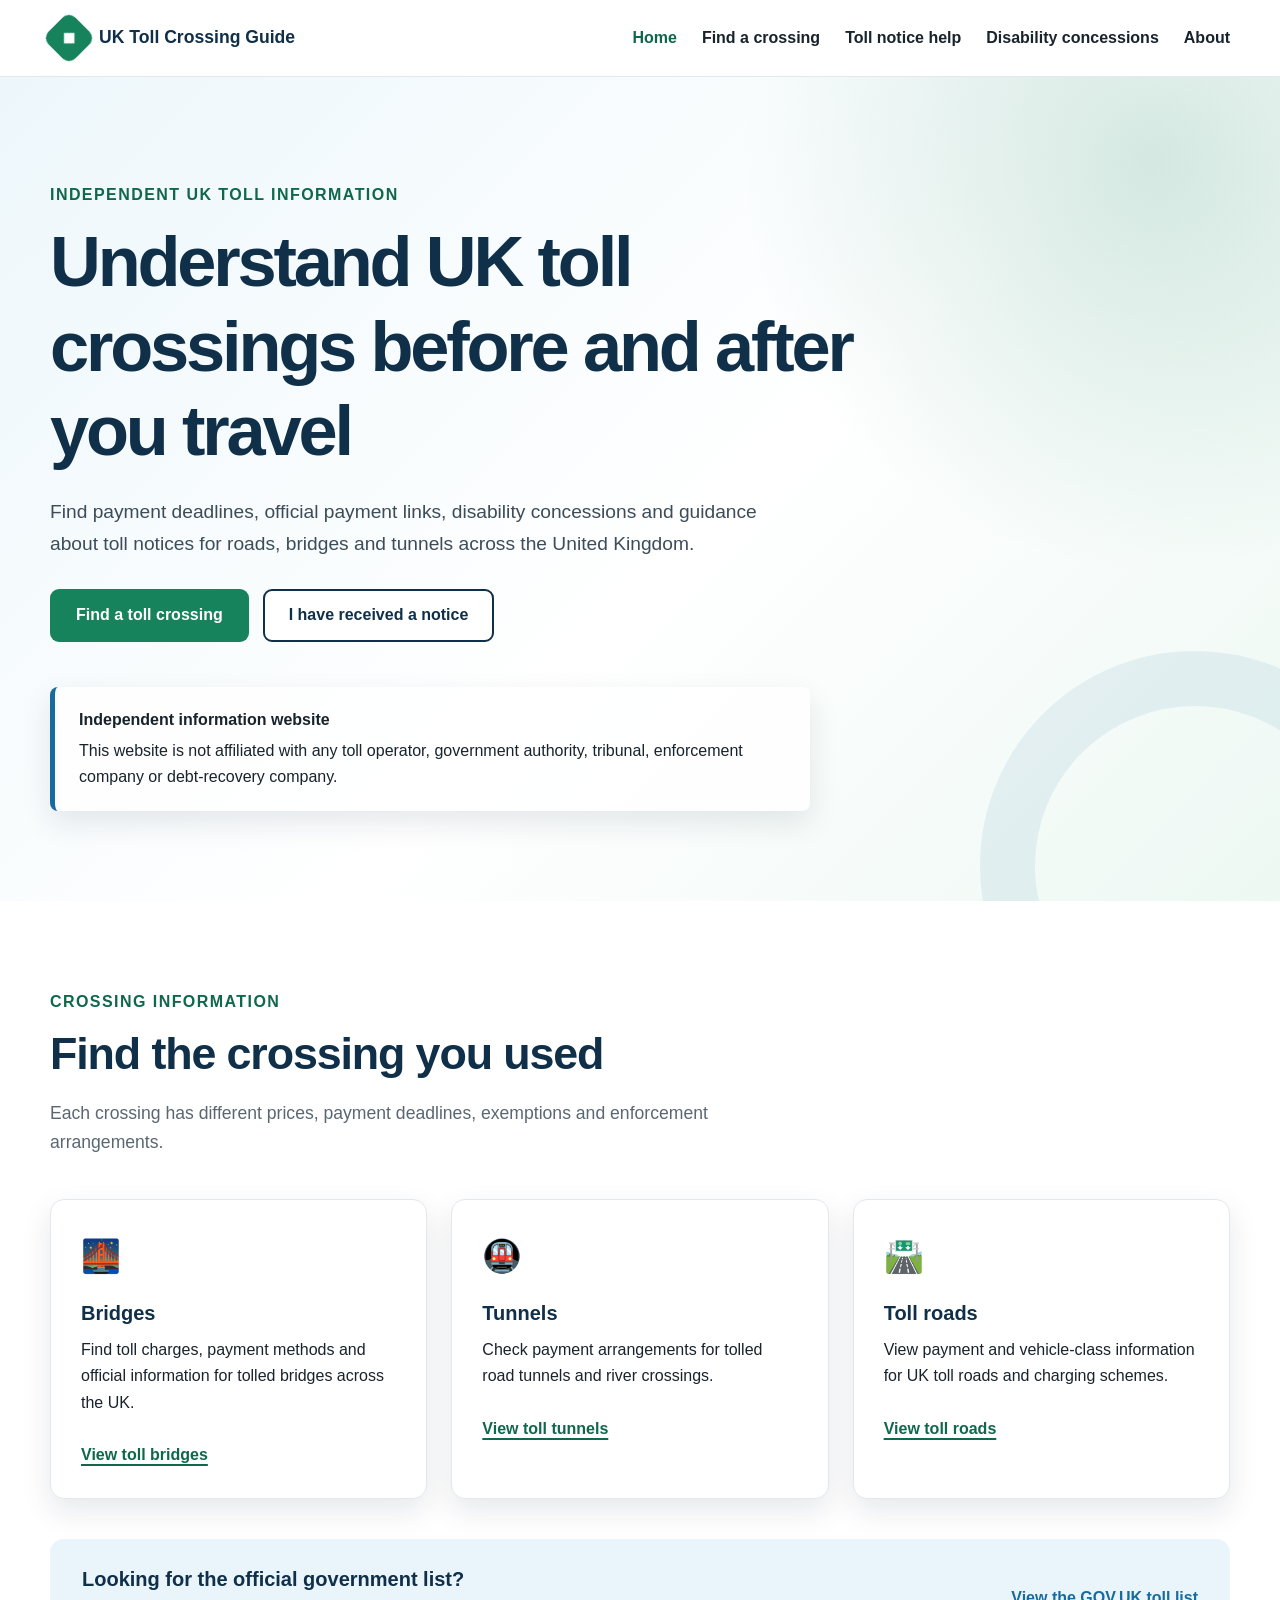
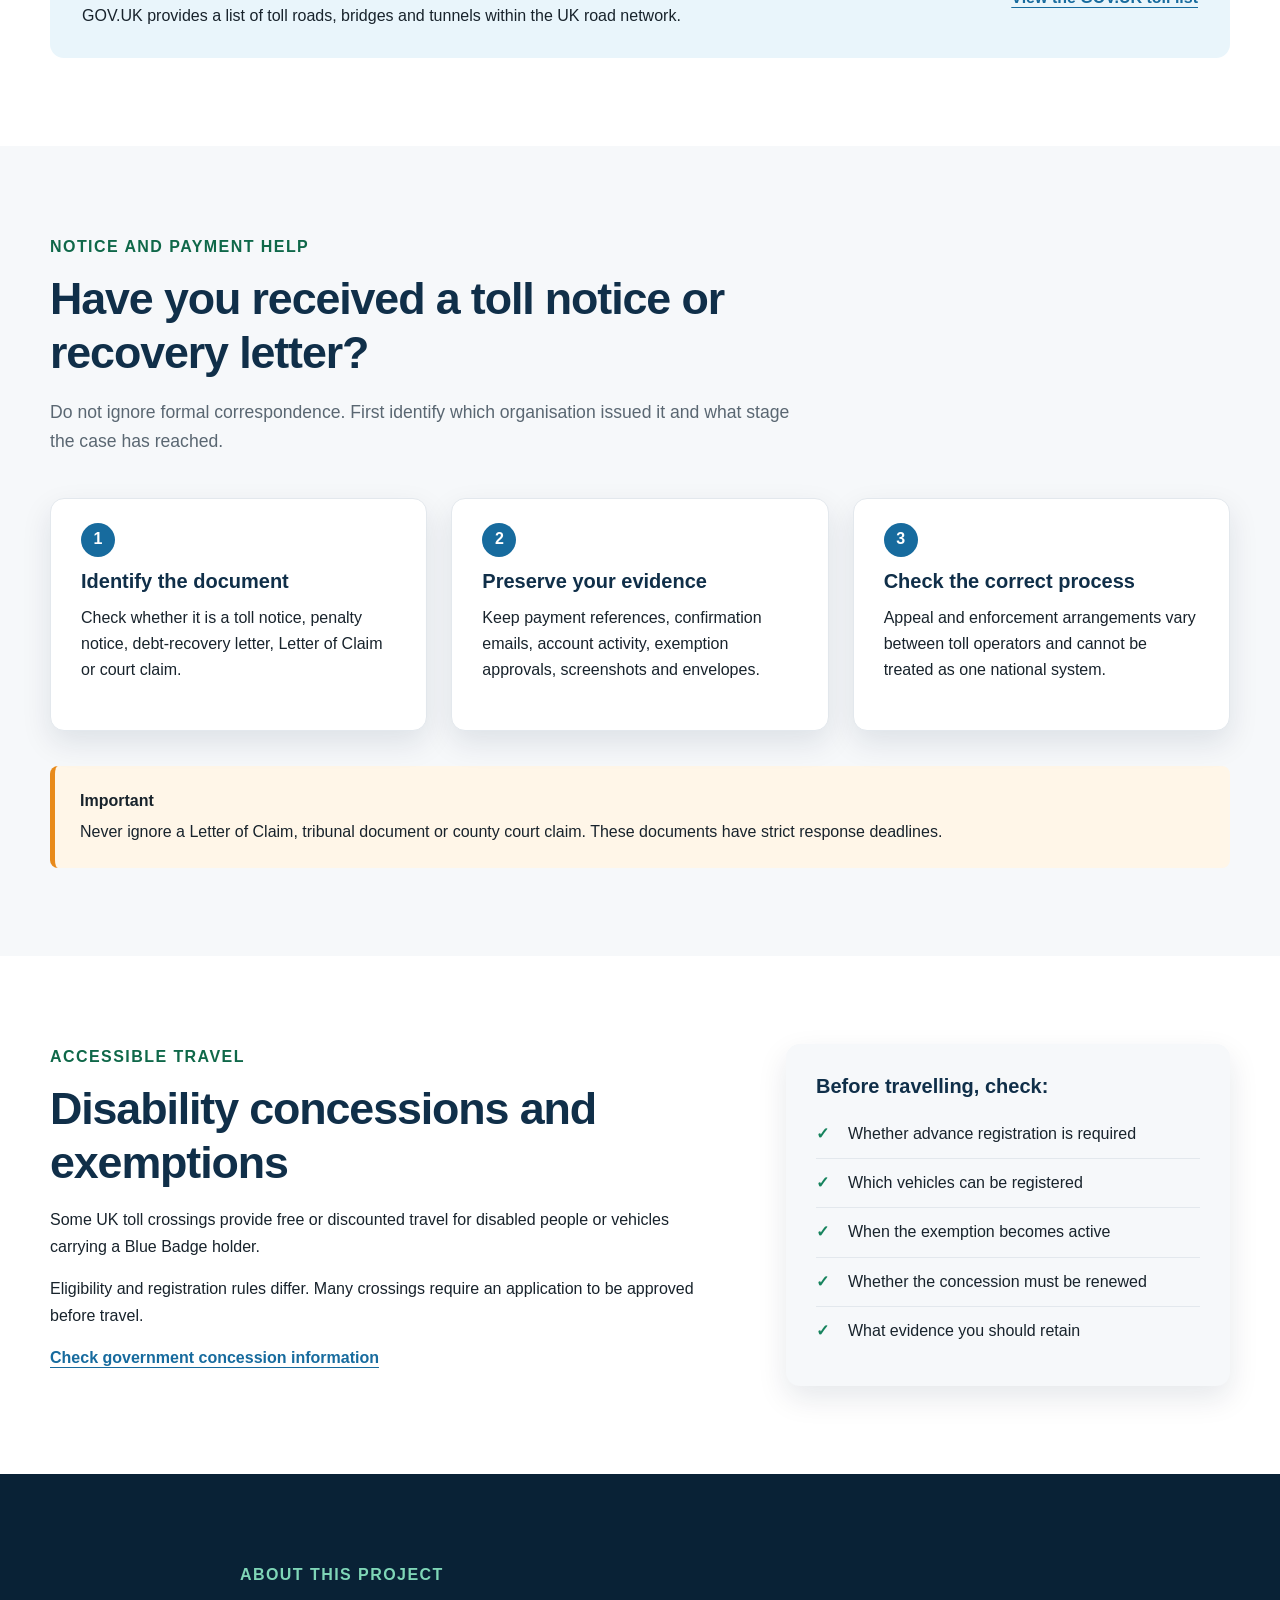
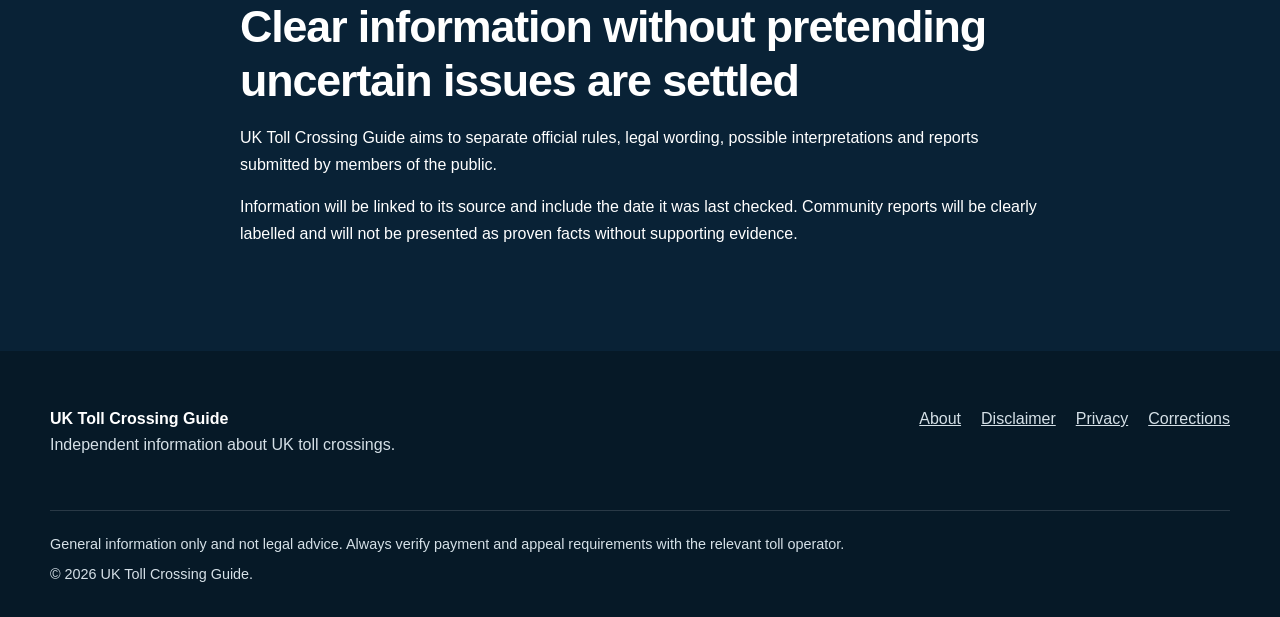
<file: index.html>
<!doctype html>
<html lang="en-GB">
<head>
  <meta charset="utf-8">
  <meta name="viewport" content="width=device-width, initial-scale=1">

  <meta name="description" content="Independent information about UK toll roads, bridges and tunnels, including payments, exemptions and toll notices.">
  <meta name="theme-color" content="#123b5d">

  <title>UK Toll Crossing Guide</title>

  <link rel="stylesheet" href="css/style.css">
</head>

<body>

  <a class="skip-link" href="#main-content">Skip to main content</a>

  <header class="site-header">
    <div class="container header-content">
      <a class="site-logo" href="index.html">
        <span class="logo-icon" aria-hidden="true">◆</span>
        <span>UK Toll Crossing Guide</span>
      </a>

      <button class="menu-toggle" type="button"
        aria-label="Open navigation menu"
        aria-expanded="false"
        aria-controls="main-navigation">
        ☰
      </button>

      <nav id="main-navigation" class="main-navigation" aria-label="Main navigation">
        <a href="index.html" aria-current="page">Home</a>
        <a href="toll-crossings.html">Find a crossing</a>
        <a href="toll-notice-help.html">Toll notice help</a>
        <a href="#concessions">Disability concessions</a>
        <a href="#about">About</a>
      </nav>
    </div>
  </header>

  <main id="main-content">

    <section class="hero">
      <div class="container hero-content">
        <p class="eyebrow">Independent UK toll information</p>

        <h1>Understand UK toll crossings before and after you travel</h1>

        <p class="hero-introduction">
          Find payment deadlines, official payment links, disability
          concessions and guidance about toll notices for roads, bridges
          and tunnels across the United Kingdom.
        </p>

        <div class="hero-actions">
          <a class="button button-primary" href="toll-crossings.html">
            Find a toll crossing
          </a>

          <a class="button button-secondary" href="toll-notice-help.html">
  I have received a notice
</a>
        </div>

        <div class="independent-notice">
          <strong>Independent information website</strong>

          <p>
            This website is not affiliated with any toll operator,
            government authority, tribunal, enforcement company or
            debt-recovery company.
          </p>
        </div>
      </div>
    </section>

    <section id="crossings" class="section">
      <div class="container">
        <div class="section-heading">
          <p class="eyebrow">Crossing information</p>
          <h2>Find the crossing you used</h2>

          <p>
            Each crossing has different prices, payment deadlines,
            exemptions and enforcement arrangements.
          </p>
        </div>

        <div class="card-grid">

          <article class="information-card">
            <span class="card-icon" aria-hidden="true">🌉</span>
            <h3>Bridges</h3>
            <p>
              Find toll charges, payment methods and official information
              for tolled bridges across the UK.
            </p>
            <a class="card-link" href="toll-crossings.html">
  View toll bridges
</a>
          </article>

          <article class="information-card">
            <span class="card-icon" aria-hidden="true">🚇</span>
            <h3>Tunnels</h3>
            <p>
              Check payment arrangements for tolled road tunnels and
              river crossings.
            </p>
            <a class="card-link" href="toll-crossings.html">
  View toll tunnels
</a>
          </article>

          <article class="information-card">
            <span class="card-icon" aria-hidden="true">🛣️</span>
            <h3>Toll roads</h3>
            <p>
              View payment and vehicle-class information for UK toll roads
              and charging schemes.
            </p>
            <a class="card-link" href="toll-crossings.html">
  View toll roads
</a>
          </article>

        </div>

        <div class="official-link-panel">
          <div>
            <h3>Looking for the official government list?</h3>
            <p>
              GOV.UK provides a list of toll roads, bridges and tunnels
              within the UK road network.
            </p>
          </div>

          <a class="text-link"
            href="https://www.gov.uk/uk-toll-roads"
            target="_blank"
            rel="noopener noreferrer">
            View the GOV.UK toll list
            <span class="visually-hidden">(opens in a new tab)</span>
          </a>
        </div>
      </div>
    </section>

    <section id="notice-help" class="section section-alternative">
      <div class="container">
        <div class="section-heading">
          <p class="eyebrow">Notice and payment help</p>
          <h2>Have you received a toll notice or recovery letter?</h2>

          <p>
            Do not ignore formal correspondence. First identify which
            organisation issued it and what stage the case has reached.
          </p>
        </div>

        <div class="steps-grid">

          <article class="step-card">
            <span class="step-number">1</span>
            <h3>Identify the document</h3>
            <p>
              Check whether it is a toll notice, penalty notice,
              debt-recovery letter, Letter of Claim or court claim.
            </p>
          </article>

          <article class="step-card">
            <span class="step-number">2</span>
            <h3>Preserve your evidence</h3>
            <p>
              Keep payment references, confirmation emails, account
              activity, exemption approvals, screenshots and envelopes.
            </p>
          </article>

          <article class="step-card">
            <span class="step-number">3</span>
            <h3>Check the correct process</h3>
            <p>
              Appeal and enforcement arrangements vary between toll
              operators and cannot be treated as one national system.
            </p>
          </article>

        </div>

        <div class="warning-panel">
          <strong>Important</strong>
          <p>
            Never ignore a Letter of Claim, tribunal document or county
            court claim. These documents have strict response deadlines.
          </p>
        </div>
      </div>
    </section>

    <section id="concessions" class="section">
      <div class="container two-column">
        <div>
          <p class="eyebrow">Accessible travel</p>
          <h2>Disability concessions and exemptions</h2>

          <p>
            Some UK toll crossings provide free or discounted travel for
            disabled people or vehicles carrying a Blue Badge holder.
          </p>

          <p>
            Eligibility and registration rules differ. Many crossings
            require an application to be approved before travel.
          </p>

          <a class="text-link"
            href="https://www.gov.uk/toll-concessions"
            target="_blank"
            rel="noopener noreferrer">
            Check government concession information
            <span class="visually-hidden">(opens in a new tab)</span>
          </a>
        </div>

        <aside class="checklist-panel">
          <h3>Before travelling, check:</h3>

          <ul class="checklist">
            <li>Whether advance registration is required</li>
            <li>Which vehicles can be registered</li>
            <li>When the exemption becomes active</li>
            <li>Whether the concession must be renewed</li>
            <li>What evidence you should retain</li>
          </ul>
        </aside>
      </div>
    </section>

    <section id="about" class="section section-dark">
      <div class="container narrow-content">
        <p class="eyebrow">About this project</p>
        <h2>Clear information without pretending uncertain issues are settled</h2>

        <p>
          UK Toll Crossing Guide aims to separate official rules, legal
          wording, possible interpretations and reports submitted by
          members of the public.
        </p>

        <p>
          Information will be linked to its source and include the date
          it was last checked. Community reports will be clearly labelled
          and will not be presented as proven facts without supporting
          evidence.
        </p>
      </div>
    </section>

  </main>

  <footer class="site-footer">
    <div class="container footer-content">
      <div>
        <strong>UK Toll Crossing Guide</strong>
        <p>Independent information about UK toll crossings.</p>
      </div>

      <nav class="footer-navigation" aria-label="Footer navigation">
        <a href="#about">About</a>
        <a href="disclaimer.html">Disclaimer</a>
        <a href="privacy.html">Privacy</a>
        <a href="corrections.html">Corrections</a>
      </nav>
    </div>

    <div class="container footer-legal">
      <p>
        General information only and not legal advice. Always verify payment
        and appeal requirements with the relevant toll operator.
      </p>

      <p>&copy; 2026 UK Toll Crossing Guide.</p>
    </div>
  </footer>

  <script>
    const menuButton = document.querySelector(".menu-toggle");
    const navigation = document.querySelector(".main-navigation");

    menuButton.addEventListener("click", () => {
      const isOpen = menuButton.getAttribute("aria-expanded") === "true";

      menuButton.setAttribute("aria-expanded", String(!isOpen));
      navigation.classList.toggle("navigation-open");
    });
  </script>

</body>
</html>
</file>
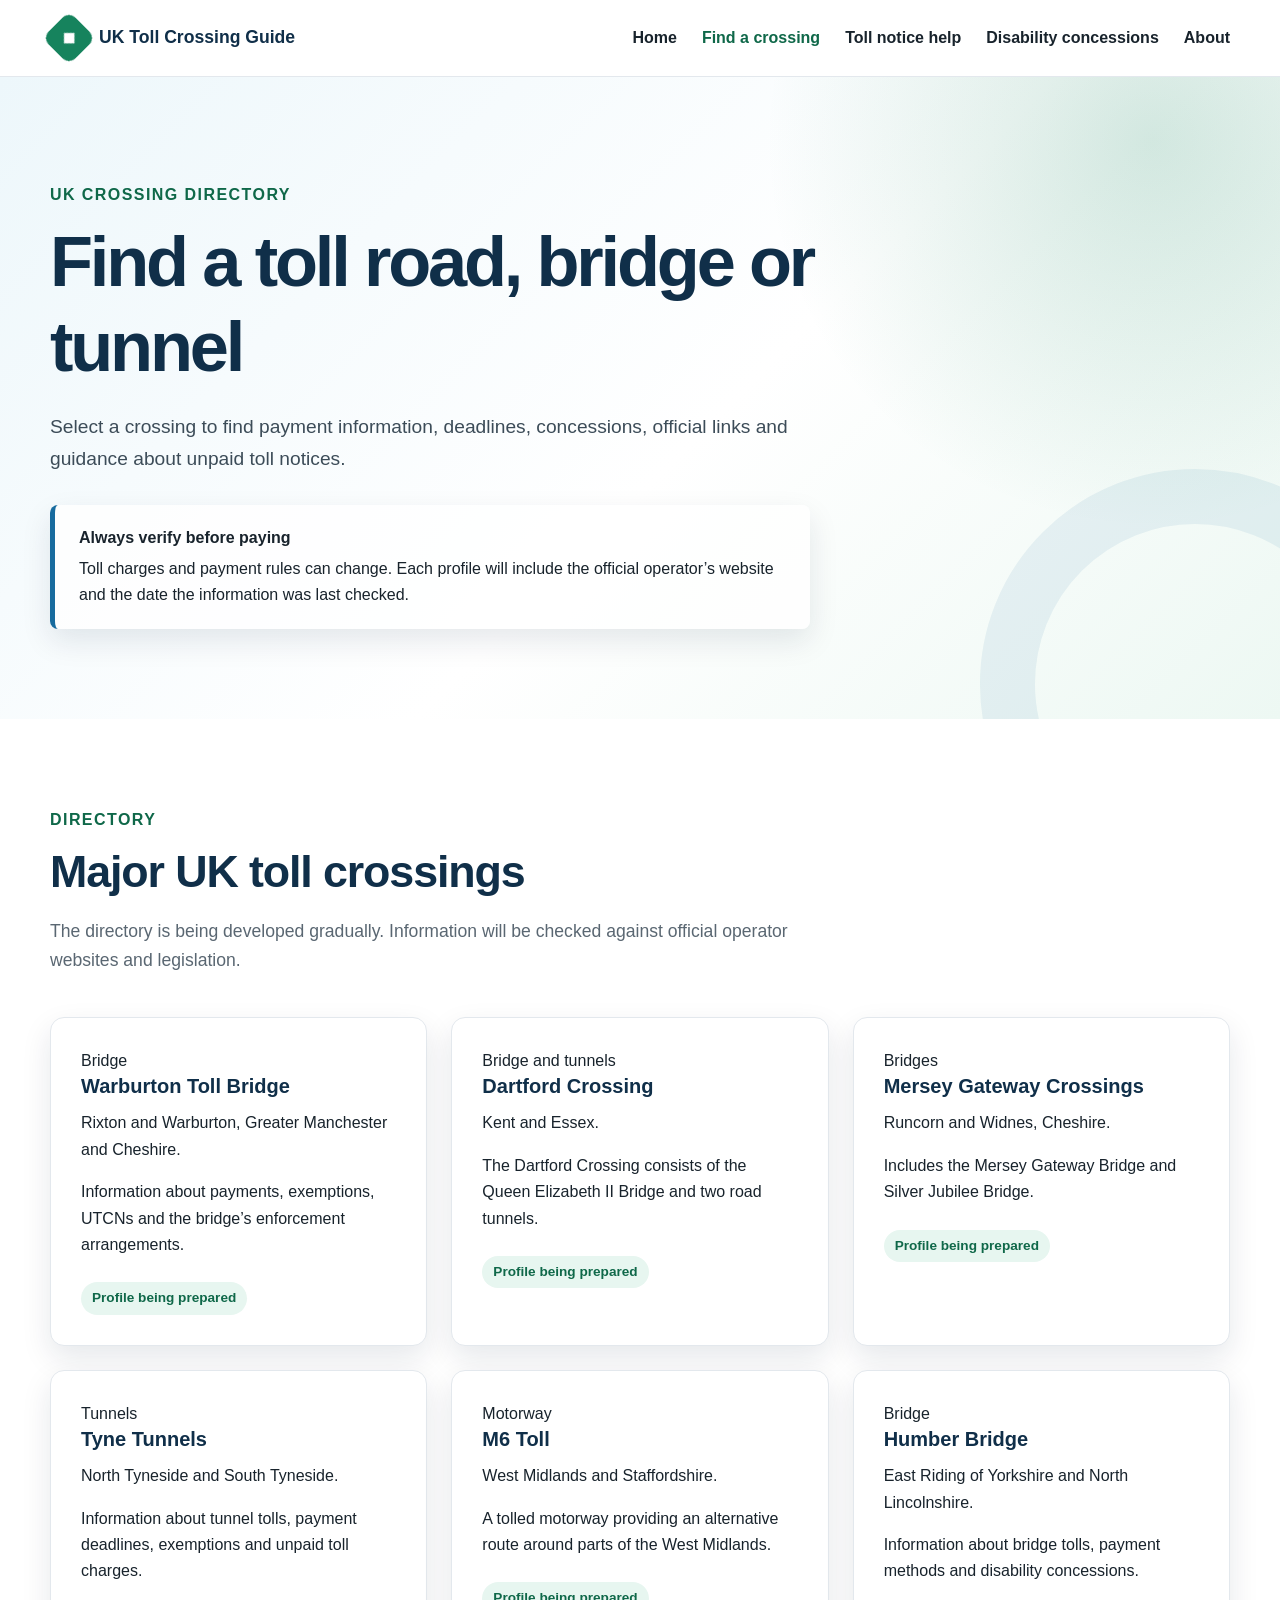
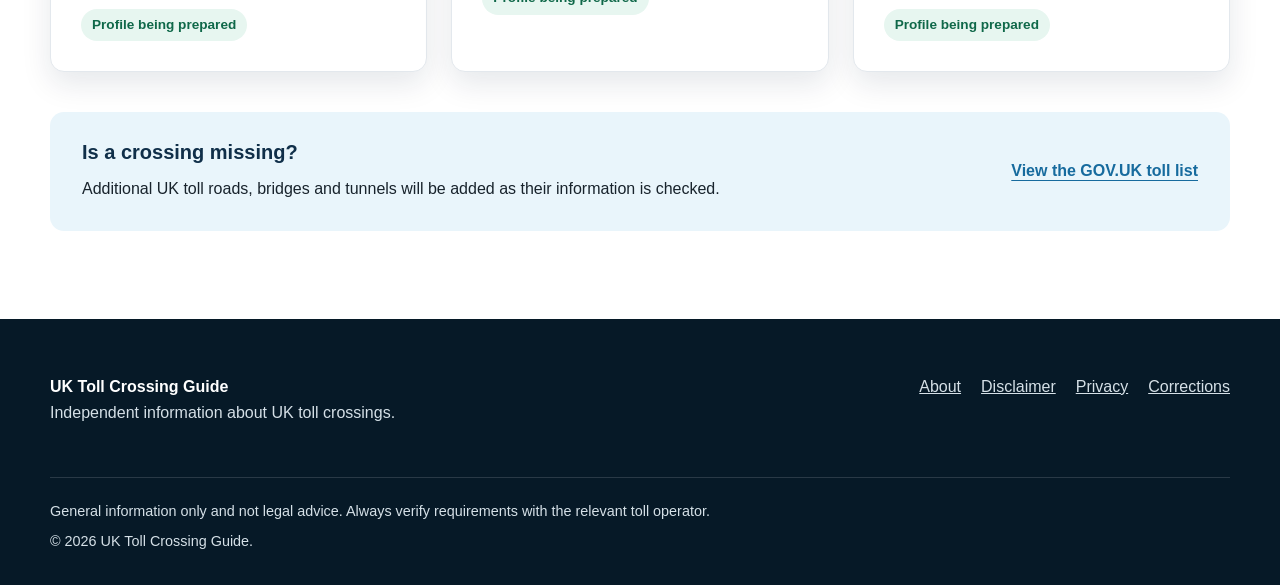
<file: bridges.html>
<!doctype html>
<html lang="en-GB">
<head>
  <meta charset="utf-8">
  <meta name="viewport" content="width=device-width, initial-scale=1">

  <meta name="description" content="Find independent information about toll roads, bridges and tunnels across the United Kingdom.">
  <meta name="theme-color" content="#123b5d">

  <title>UK Toll Crossings Directory | UK Toll Crossing Guide</title>

  <link rel="stylesheet" href="css/style.css">
</head>

<body>

  <a class="skip-link" href="#main-content">Skip to main content</a>

  <header class="site-header">
    <div class="container header-content">
      <a class="site-logo" href="index.html">
        <span class="logo-icon" aria-hidden="true">◆</span>
        <span>UK Toll Crossing Guide</span>
      </a>

      <button class="menu-toggle"
        type="button"
        aria-label="Open navigation menu"
        aria-expanded="false"
        aria-controls="main-navigation">
        ☰
      </button>

      <nav id="main-navigation" class="main-navigation" aria-label="Main navigation">
        <a href="index.html">Home</a>
        <a href="toll-crossings.html" aria-current="page">Find a crossing</a>
        <a href="index.html#notice-help">Toll notice help</a>
        <a href="index.html#concessions">Disability concessions</a>
        <a href="index.html#about">About</a>
      </nav>
    </div>
  </header>

  <main id="main-content">

    <section class="hero directory-hero">
      <div class="container hero-content">
        <p class="eyebrow">UK crossing directory</p>

        <h1>Find a toll road, bridge or tunnel</h1>

        <p class="hero-introduction">
          Select a crossing to find payment information, deadlines,
          concessions, official links and guidance about unpaid toll notices.
        </p>

        <div class="independent-notice">
          <strong>Always verify before paying</strong>
          <p>
            Toll charges and payment rules can change. Each profile will
            include the official operator’s website and the date the
            information was last checked.
          </p>
        </div>
      </div>
    </section>

    <section class="section">
      <div class="container">

        <div class="section-heading">
          <p class="eyebrow">Directory</p>
          <h2>Major UK toll crossings</h2>

          <p>
            The directory is being developed gradually. Information will
            be checked against official operator websites and legislation.
          </p>
        </div>

        <div class="card-grid">

          <article class="information-card crossing-card">
            <span class="crossing-type">Bridge</span>
            <h3>Warburton Toll Bridge</h3>
            <p>Rixton and Warburton, Greater Manchester and Cheshire.</p>
            <p>
              Information about payments, exemptions, UTCNs and the
              bridge’s enforcement arrangements.
            </p>
            <span class="coming-soon">Profile being prepared</span>
          </article>

          <article class="information-card crossing-card">
            <span class="crossing-type">Bridge and tunnels</span>
            <h3>Dartford Crossing</h3>
            <p>Kent and Essex.</p>
            <p>
              The Dartford Crossing consists of the Queen Elizabeth II
              Bridge and two road tunnels.
            </p>
            <span class="coming-soon">Profile being prepared</span>
          </article>

          <article class="information-card crossing-card">
            <span class="crossing-type">Bridges</span>
            <h3>Mersey Gateway Crossings</h3>
            <p>Runcorn and Widnes, Cheshire.</p>
            <p>
              Includes the Mersey Gateway Bridge and Silver Jubilee Bridge.
            </p>
            <span class="coming-soon">Profile being prepared</span>
          </article>

          <article class="information-card crossing-card">
            <span class="crossing-type">Tunnels</span>
            <h3>Tyne Tunnels</h3>
            <p>North Tyneside and South Tyneside.</p>
            <p>
              Information about tunnel tolls, payment deadlines,
              exemptions and unpaid toll charges.
            </p>
            <span class="coming-soon">Profile being prepared</span>
          </article>

          <article class="information-card crossing-card">
            <span class="crossing-type">Motorway</span>
            <h3>M6 Toll</h3>
            <p>West Midlands and Staffordshire.</p>
            <p>
              A tolled motorway providing an alternative route around
              parts of the West Midlands.
            </p>
            <span class="coming-soon">Profile being prepared</span>
          </article>

          <article class="information-card crossing-card">
            <span class="crossing-type">Bridge</span>
            <h3>Humber Bridge</h3>
            <p>East Riding of Yorkshire and North Lincolnshire.</p>
            <p>
              Information about bridge tolls, payment methods and
              disability concessions.
            </p>
            <span class="coming-soon">Profile being prepared</span>
          </article>

        </div>

        <div class="official-link-panel">
          <div>
            <h3>Is a crossing missing?</h3>
            <p>
              Additional UK toll roads, bridges and tunnels will be added
              as their information is checked.
            </p>
          </div>

          <a class="text-link"
            href="https://www.gov.uk/uk-toll-roads"
            target="_blank"
            rel="noopener noreferrer">
            View the GOV.UK toll list
            <span class="visually-hidden">(opens in a new tab)</span>
          </a>
        </div>

      </div>
    </section>

  </main>

  <footer class="site-footer">
    <div class="container footer-content">
      <div>
        <strong>UK Toll Crossing Guide</strong>
        <p>Independent information about UK toll crossings.</p>
      </div>

      <nav class="footer-navigation" aria-label="Footer navigation">
        <a href="index.html#about">About</a>
        <a href="#">Disclaimer</a>
        <a href="#">Privacy</a>
        <a href="#">Corrections</a>
      </nav>
    </div>

    <div class="container footer-legal">
      <p>
        General information only and not legal advice. Always verify
        requirements with the relevant toll operator.
      </p>

      <p>&copy; 2026 UK Toll Crossing Guide.</p>
    </div>
  </footer>

  <script>
    const menuButton = document.querySelector(".menu-toggle");
    const navigation = document.querySelector(".main-navigation");

    menuButton.addEventListener("click", () => {
      const isOpen = menuButton.getAttribute("aria-expanded") === "true";

      menuButton.setAttribute("aria-expanded", String(!isOpen));
      navigation.classList.toggle("navigation-open");
    });
  </script>

</body>
</html>
</file>
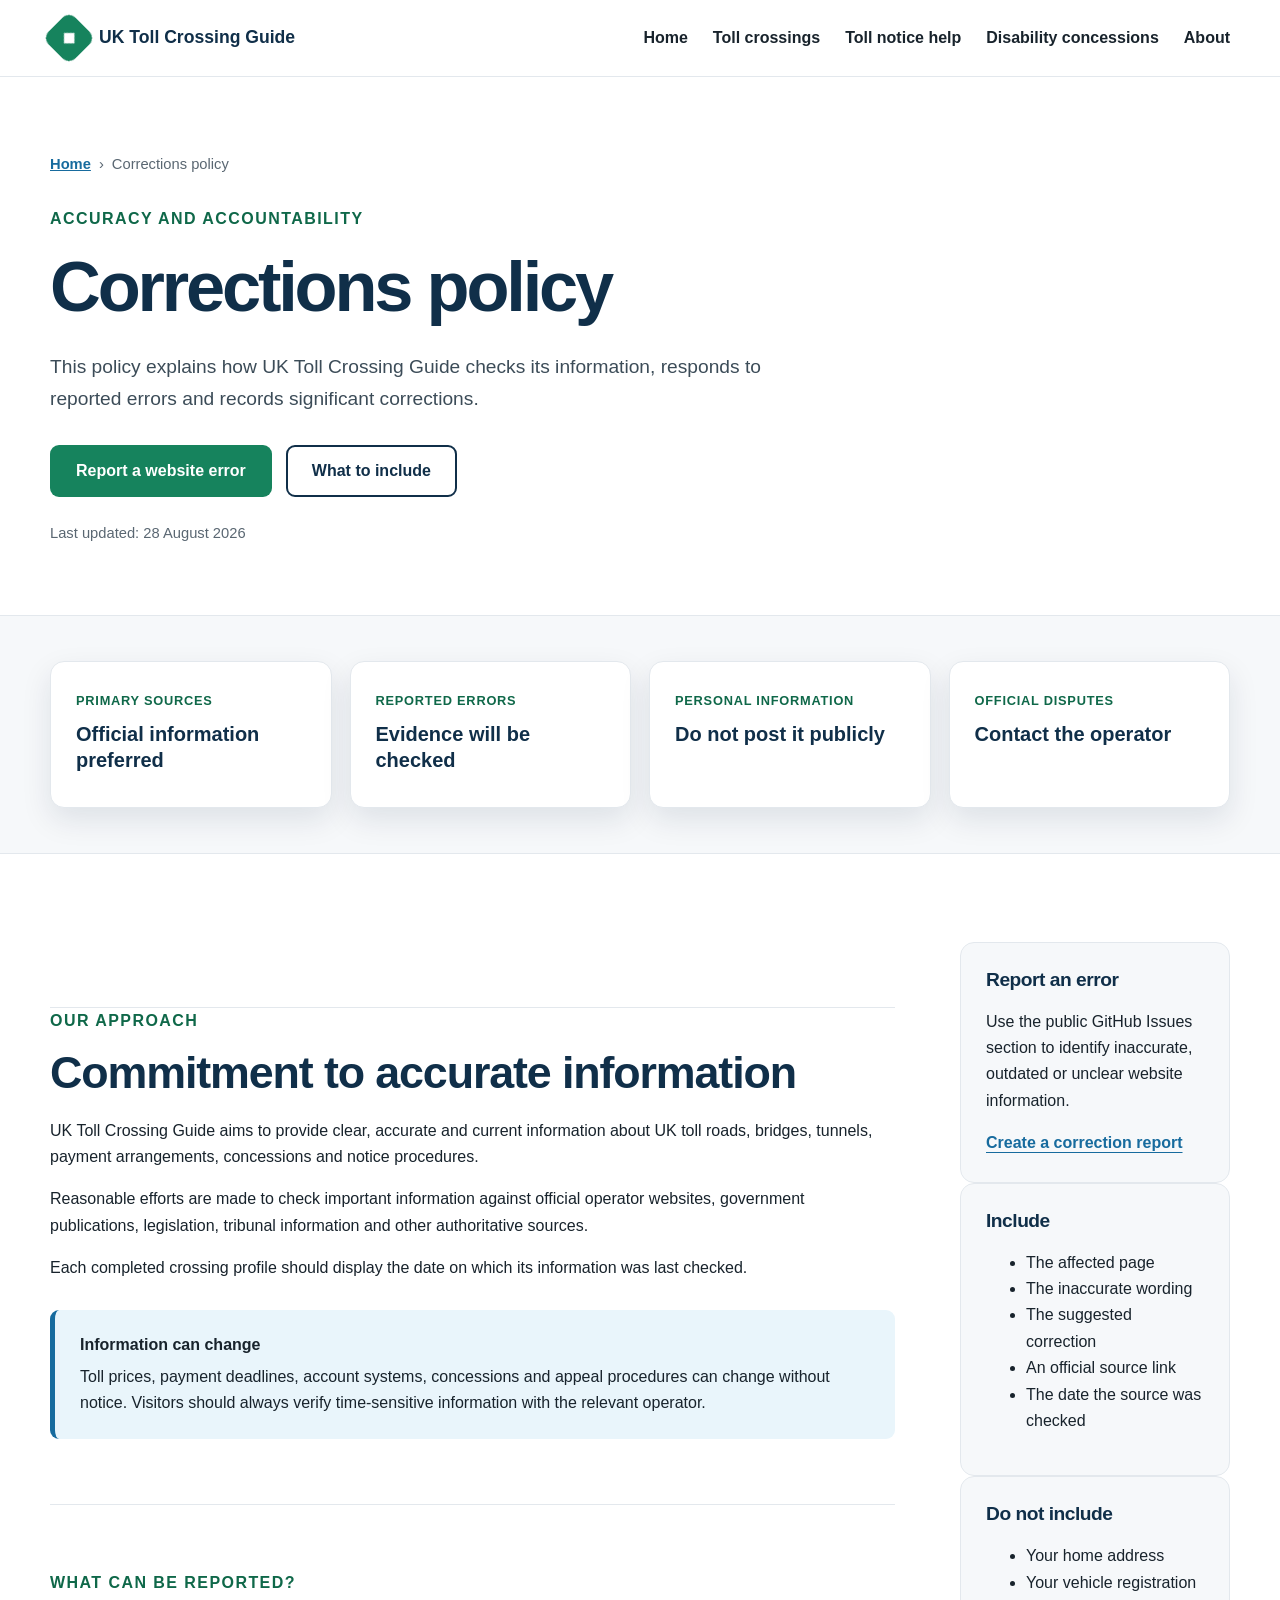
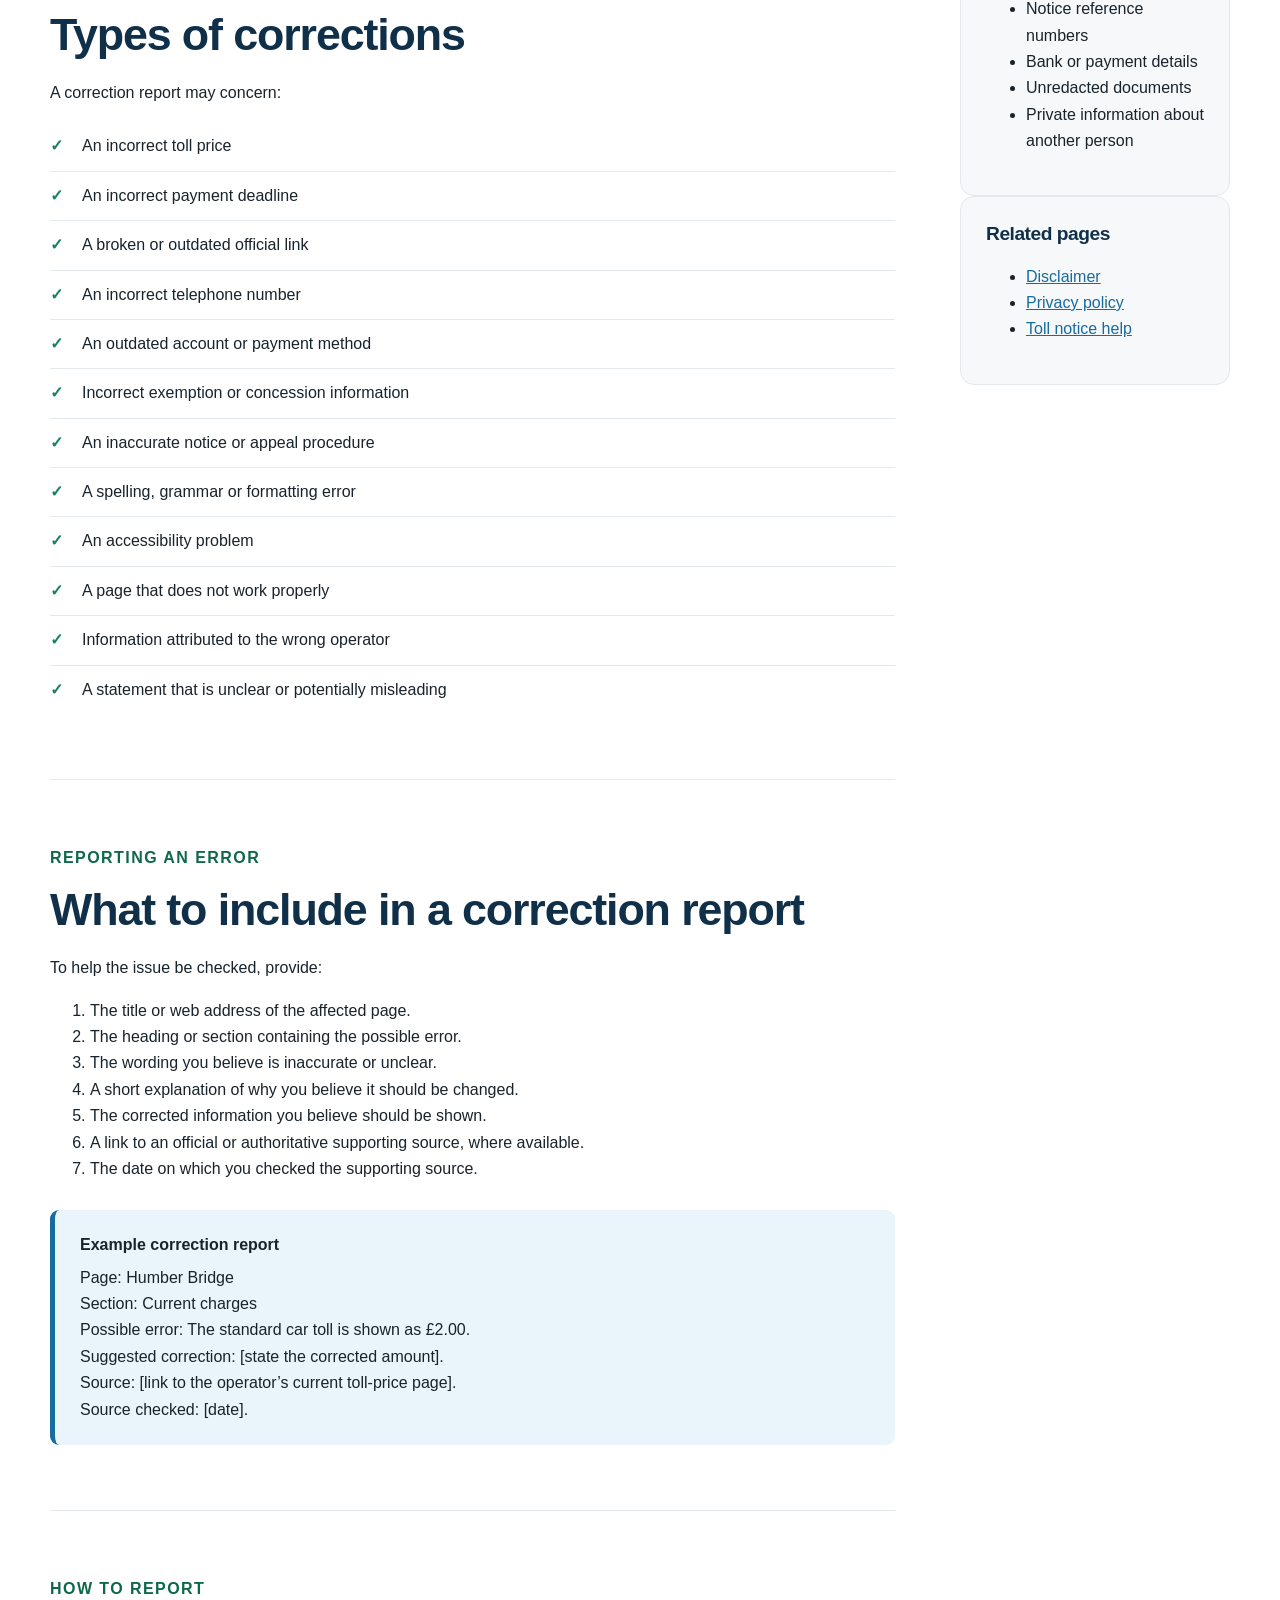
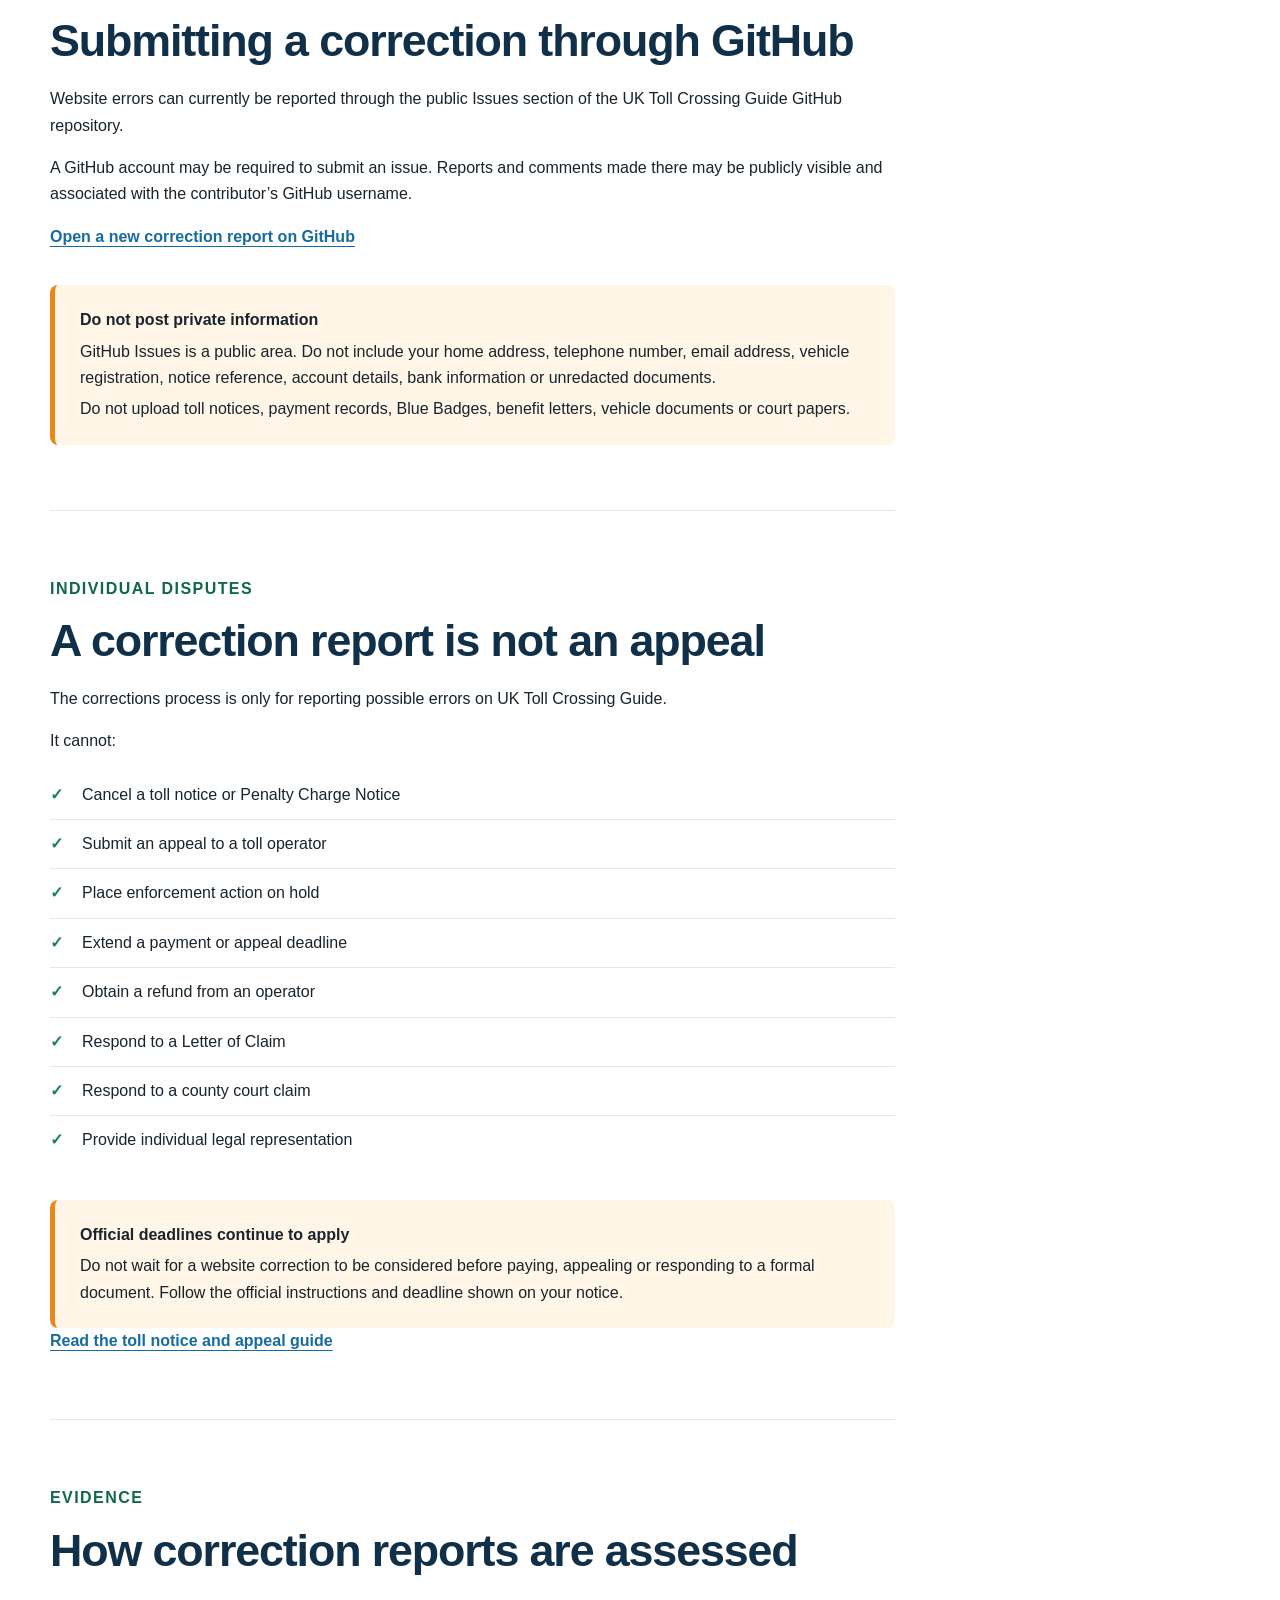
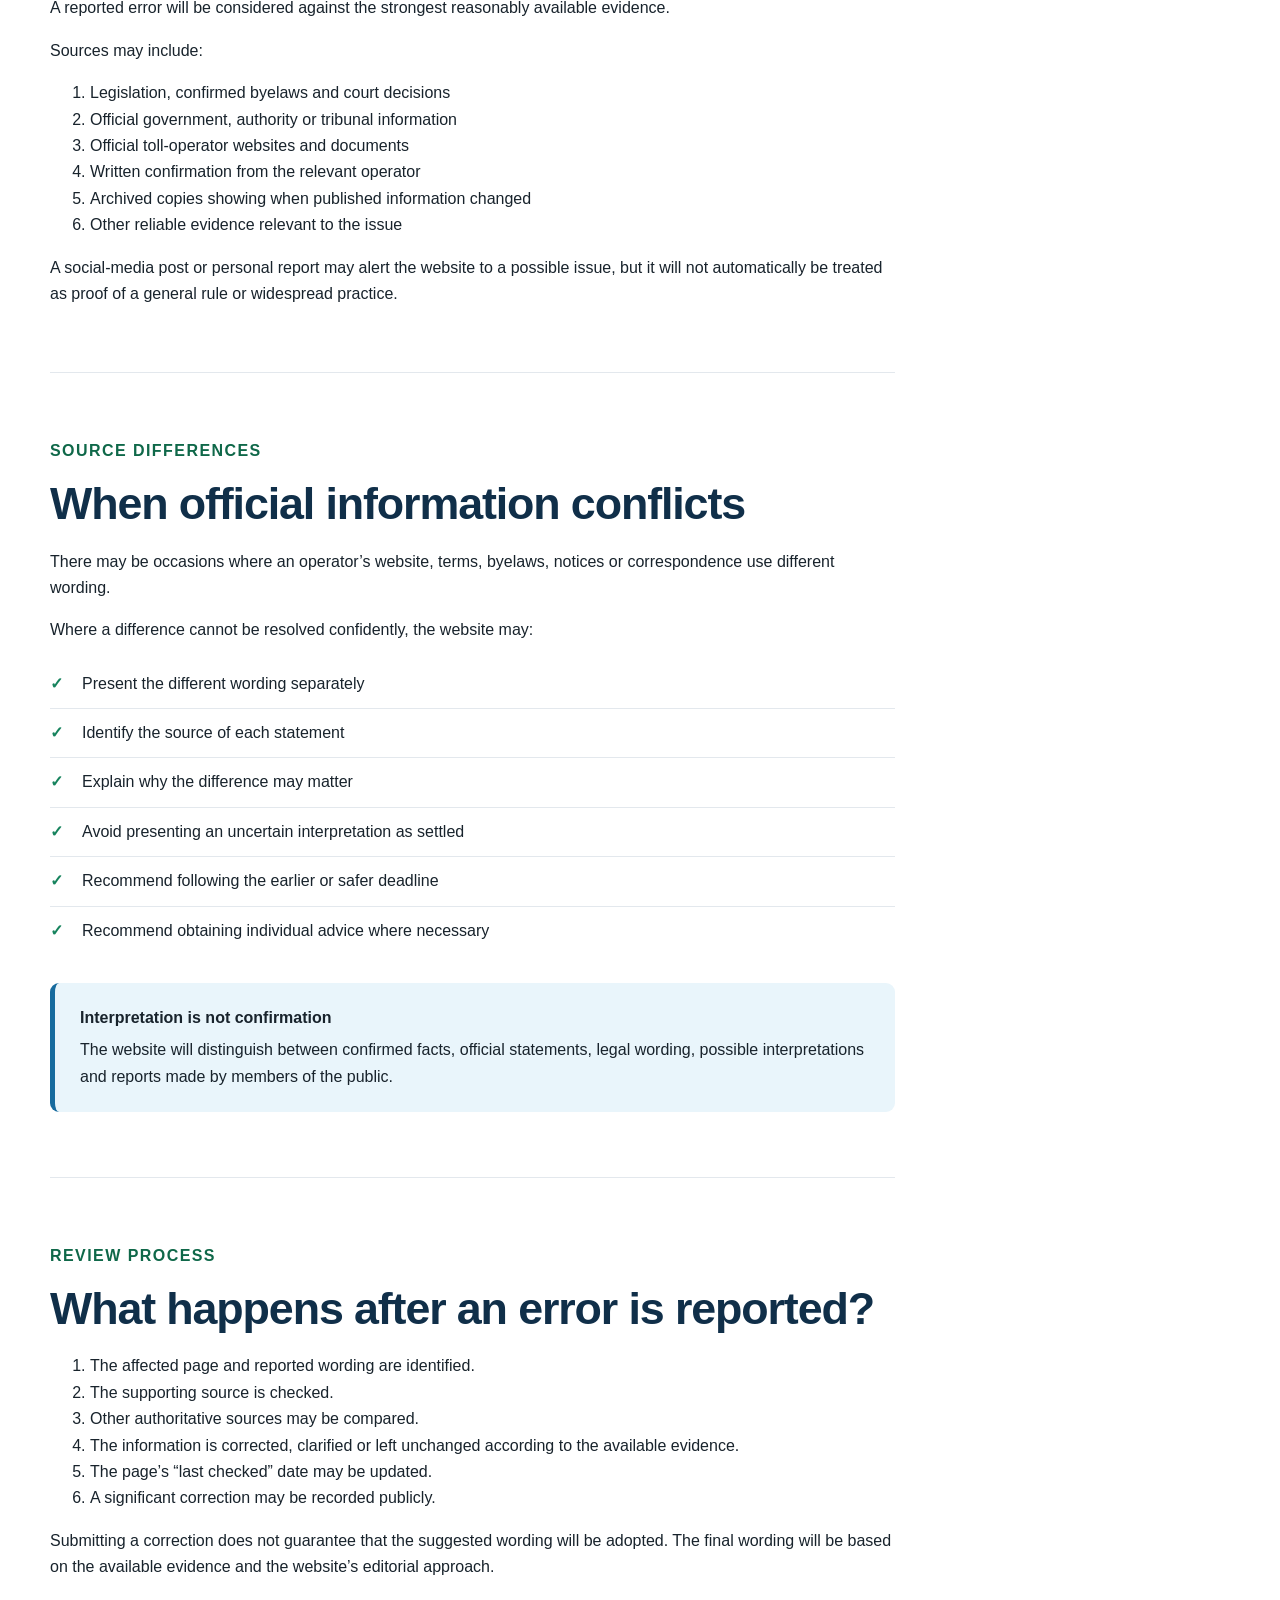
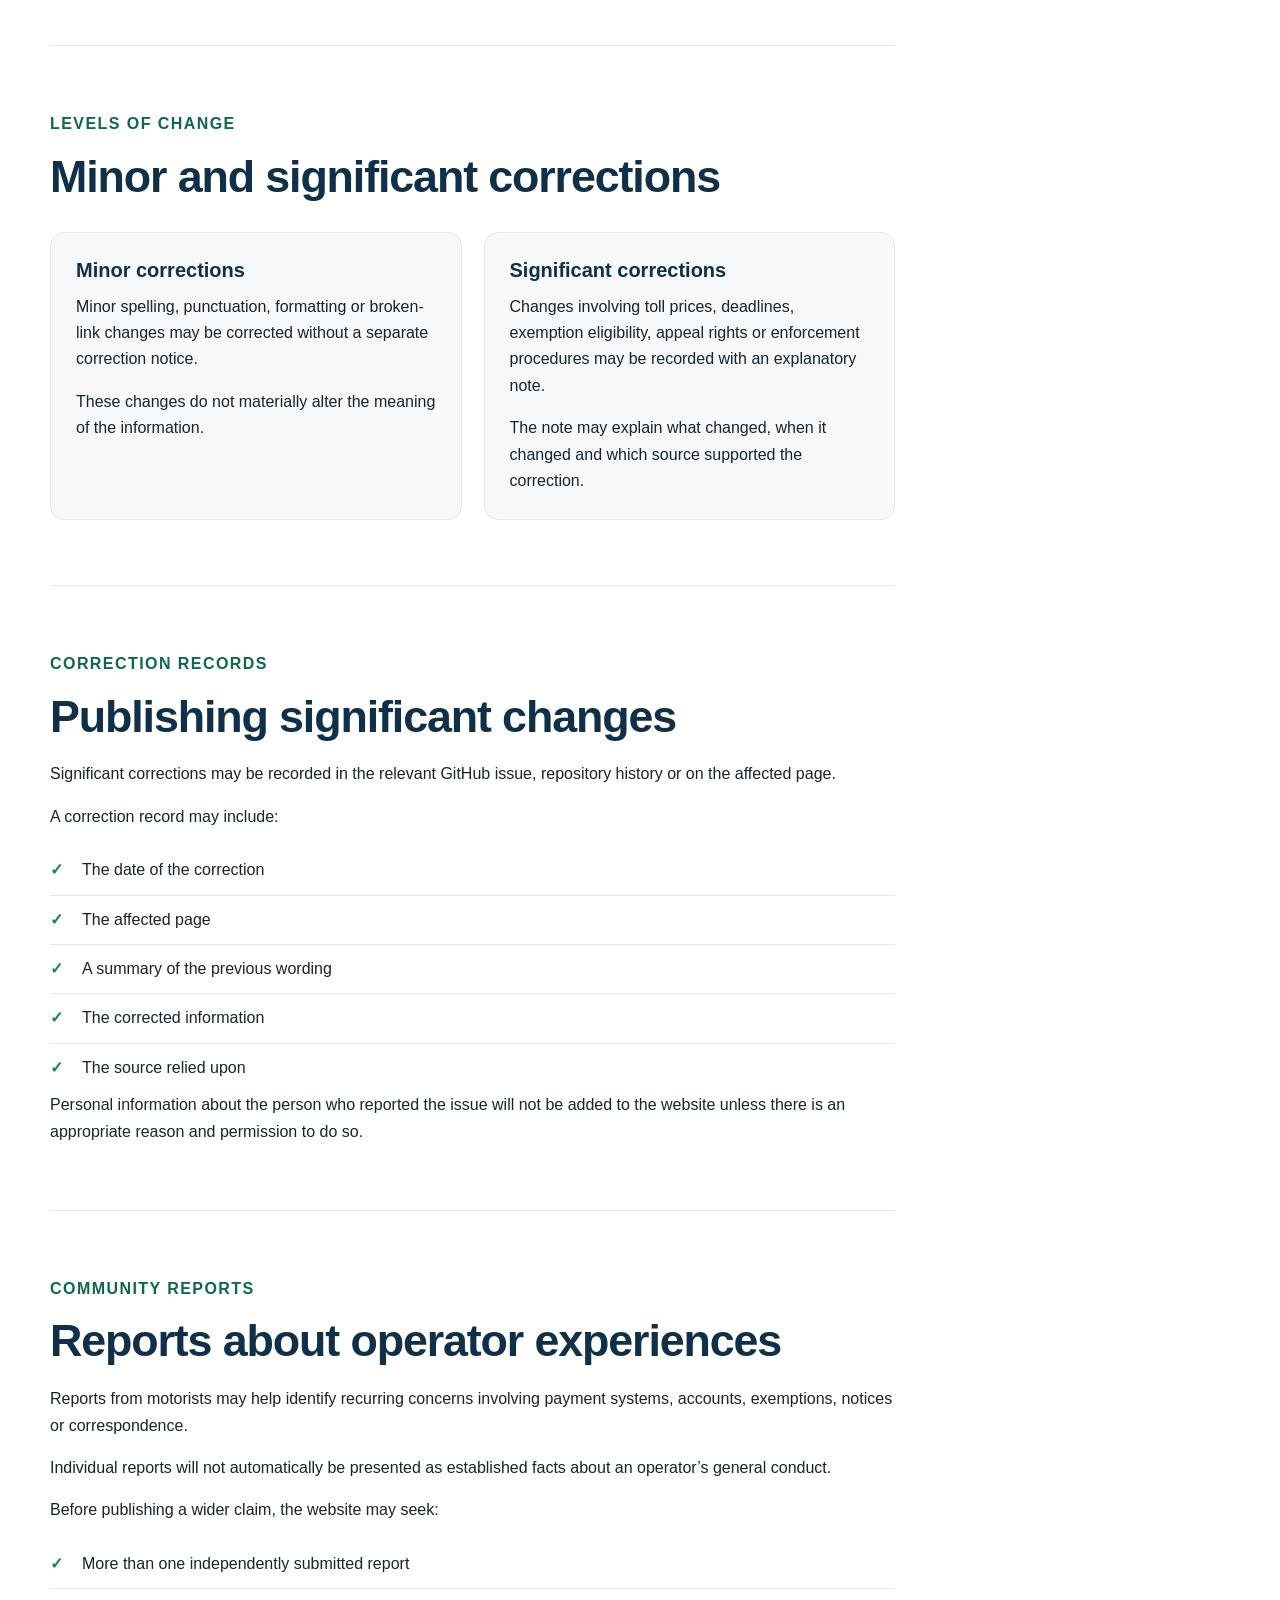
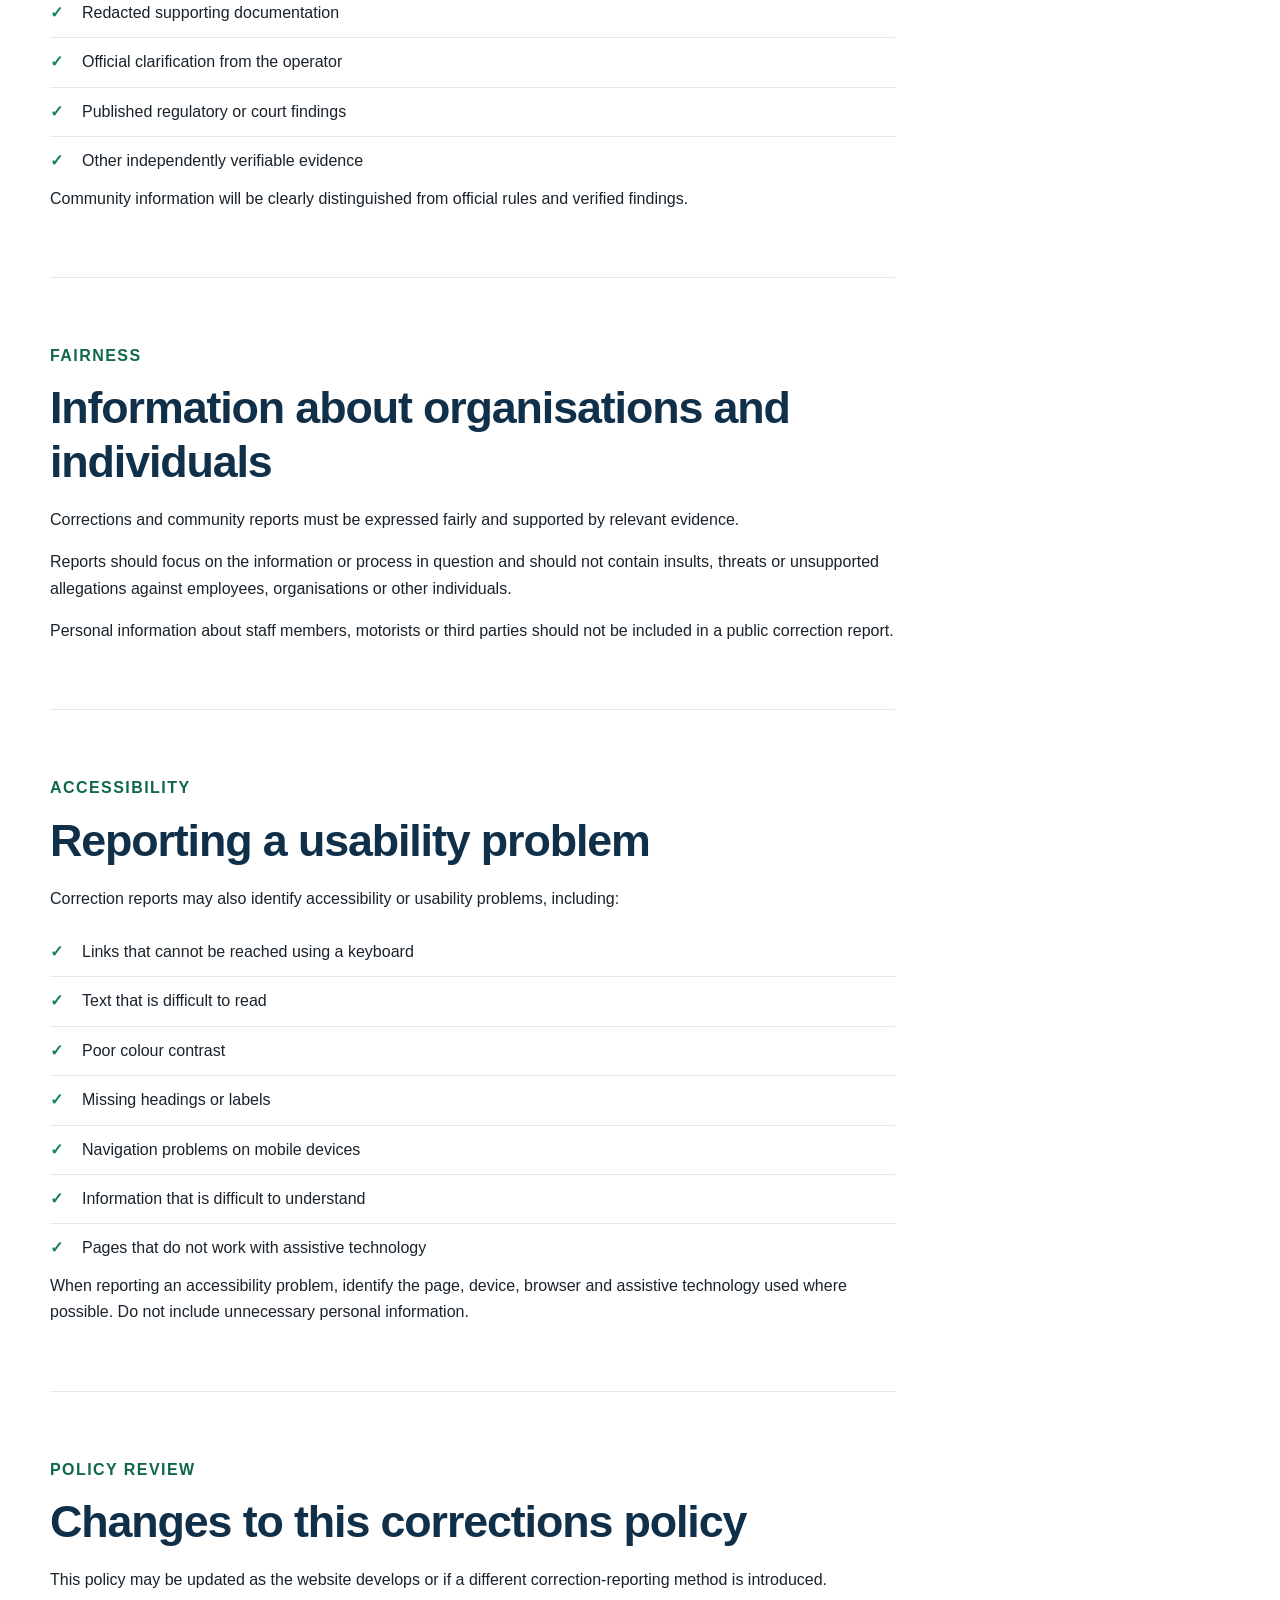
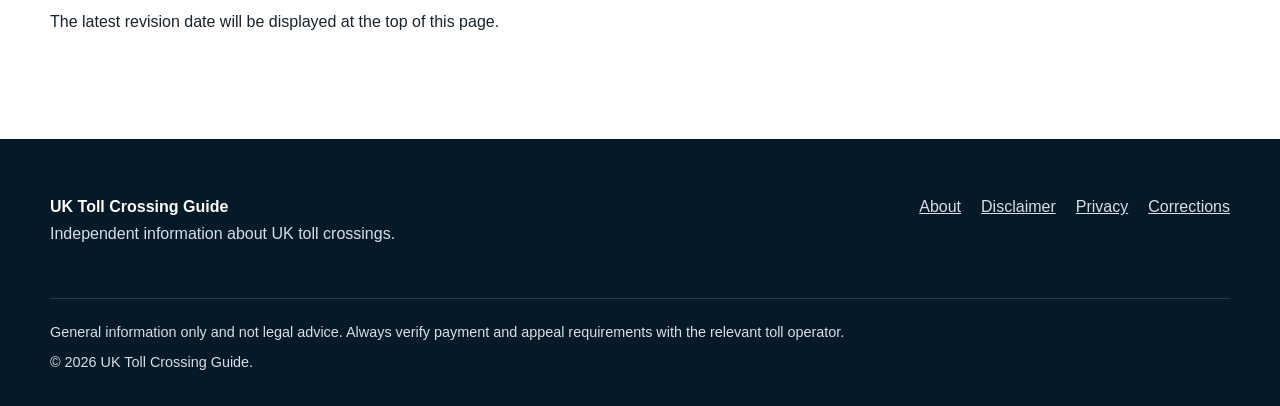
<file: corrections.html>
<!doctype html>
<html lang="en-GB">
<head>
  <meta charset="utf-8">
  <meta name="viewport" content="width=device-width, initial-scale=1">

  <meta name="description"
    content="Corrections and editorial policy for UK Toll Crossing Guide.">

  <meta name="theme-color" content="#123b5d">

  <title>Corrections policy | UK Toll Crossing Guide</title>

  <link rel="stylesheet" href="css/style.css">
</head>

<body>

  <a class="skip-link" href="#main-content">
    Skip to main content
  </a>

  <header class="site-header">
    <div class="container header-content">

      <a class="site-logo" href="index.html">
        <span class="logo-icon" aria-hidden="true">◆</span>
        <span>UK Toll Crossing Guide</span>
      </a>

      <button class="menu-toggle" type="button"
        aria-label="Open navigation menu"
        aria-expanded="false"
        aria-controls="main-navigation">
        ☰
      </button>

      <nav id="main-navigation"
        class="main-navigation"
        aria-label="Main navigation">

        <a href="index.html">Home</a>
        <a href="toll-crossings.html">Toll crossings</a>
        <a href="toll-notice-help.html">Toll notice help</a>
        <a href="index.html#concessions">
          Disability concessions
        </a>
        <a href="index.html#about">About</a>

      </nav>
    </div>
  </header>

  <main id="main-content">

    <section class="crossing-hero">
      <div class="container">

        <nav class="breadcrumbs" aria-label="Breadcrumb">
          <a href="index.html">Home</a>
          <span aria-hidden="true">›</span>
          <span>Corrections policy</span>
        </nav>

        <p class="eyebrow">Accuracy and accountability</p>

        <h1>Corrections policy</h1>

        <p class="hero-introduction">
          This policy explains how UK Toll Crossing Guide checks its
          information, responds to reported errors and records significant
          corrections.
        </p>

        <div class="profile-actions">
          <a class="button button-primary"
            href="https://github.com/Craigals75/UK-Toll-Crossing-Guide/issues/new"
            target="_blank"
            rel="noopener noreferrer">
            Report a website error
            <span class="visually-hidden">(opens in a new tab)</span>
          </a>

          <a class="button button-secondary" href="#what-to-include">
            What to include
          </a>
        </div>

        <p class="last-checked">
          Last updated: 28 August 2026
        </p>

      </div>
    </section>

    <section class="profile-summary-section">
      <div class="container profile-summary-grid">

        <div class="summary-card">
          <span class="summary-label">Primary sources</span>
          <strong>Official information preferred</strong>
        </div>

        <div class="summary-card">
          <span class="summary-label">Reported errors</span>
          <strong>Evidence will be checked</strong>
        </div>

        <div class="summary-card">
          <span class="summary-label">Personal information</span>
          <strong>Do not post it publicly</strong>
        </div>

        <div class="summary-card">
          <span class="summary-label">Official disputes</span>
          <strong>Contact the operator</strong>
        </div>

      </div>
    </section>

    <section class="section">
      <div class="container profile-layout">

        <div class="profile-content">

          <section class="profile-section">
            <p class="eyebrow">Our approach</p>
            <h2>Commitment to accurate information</h2>

            <p>
              UK Toll Crossing Guide aims to provide clear, accurate and
              current information about UK toll roads, bridges, tunnels,
              payment arrangements, concessions and notice procedures.
            </p>

            <p>
              Reasonable efforts are made to check important information
              against official operator websites, government publications,
              legislation, tribunal information and other authoritative
              sources.
            </p>

            <p>
              Each completed crossing profile should display the date on
              which its information was last checked.
            </p>

            <div class="information-panel">
              <strong>Information can change</strong>

              <p>
                Toll prices, payment deadlines, account systems, concessions
                and appeal procedures can change without notice. Visitors
                should always verify time-sensitive information with the
                relevant operator.
              </p>
            </div>
          </section>

          <section class="profile-section">
            <p class="eyebrow">What can be reported?</p>
            <h2>Types of corrections</h2>

            <p>
              A correction report may concern:
            </p>

            <ul class="checklist">
              <li>An incorrect toll price</li>
              <li>An incorrect payment deadline</li>
              <li>A broken or outdated official link</li>
              <li>An incorrect telephone number</li>
              <li>An outdated account or payment method</li>
              <li>Incorrect exemption or concession information</li>
              <li>An inaccurate notice or appeal procedure</li>
              <li>A spelling, grammar or formatting error</li>
              <li>An accessibility problem</li>
              <li>A page that does not work properly</li>
              <li>Information attributed to the wrong operator</li>
              <li>A statement that is unclear or potentially misleading</li>
            </ul>
          </section>

          <section id="what-to-include" class="profile-section">
            <p class="eyebrow">Reporting an error</p>
            <h2>What to include in a correction report</h2>

            <p>
              To help the issue be checked, provide:
            </p>

            <ol>
              <li>
                The title or web address of the affected page.
              </li>

              <li>
                The heading or section containing the possible error.
              </li>

              <li>
                The wording you believe is inaccurate or unclear.
              </li>

              <li>
                A short explanation of why you believe it should be changed.
              </li>

              <li>
                The corrected information you believe should be shown.
              </li>

              <li>
                A link to an official or authoritative supporting source,
                where available.
              </li>

              <li>
                The date on which you checked the supporting source.
              </li>
            </ol>

            <div class="information-panel">
              <strong>Example correction report</strong>

              <p>
                Page: Humber Bridge<br>
                Section: Current charges<br>
                Possible error: The standard car toll is shown as £2.00.<br>
                Suggested correction: [state the corrected amount].<br>
                Source: [link to the operator’s current toll-price page].<br>
                Source checked: [date].
              </p>
            </div>
          </section>

          <section class="profile-section">
            <p class="eyebrow">How to report</p>
            <h2>Submitting a correction through GitHub</h2>

            <p>
              Website errors can currently be reported through the public
              Issues section of the UK Toll Crossing Guide GitHub repository.
            </p>

            <p>
              A GitHub account may be required to submit an issue. Reports
              and comments made there may be publicly visible and associated
              with the contributor’s GitHub username.
            </p>

            <a class="text-link"
              href="https://github.com/Craigals75/UK-Toll-Crossing-Guide/issues/new"
              target="_blank"
              rel="noopener noreferrer">
              Open a new correction report on GitHub
              <span class="visually-hidden">(opens in a new tab)</span>
            </a>

            <div class="warning-panel">
              <strong>Do not post private information</strong>

              <p>
                GitHub Issues is a public area. Do not include your home
                address, telephone number, email address, vehicle
                registration, notice reference, account details, bank
                information or unredacted documents.
              </p>

              <p>
                Do not upload toll notices, payment records, Blue Badges,
                benefit letters, vehicle documents or court papers.
              </p>
            </div>
          </section>

          <section class="profile-section">
            <p class="eyebrow">Individual disputes</p>
            <h2>A correction report is not an appeal</h2>

            <p>
              The corrections process is only for reporting possible errors
              on UK Toll Crossing Guide.
            </p>

            <p>
              It cannot:
            </p>

            <ul class="checklist">
              <li>Cancel a toll notice or Penalty Charge Notice</li>
              <li>Submit an appeal to a toll operator</li>
              <li>Place enforcement action on hold</li>
              <li>Extend a payment or appeal deadline</li>
              <li>Obtain a refund from an operator</li>
              <li>Respond to a Letter of Claim</li>
              <li>Respond to a county court claim</li>
              <li>Provide individual legal representation</li>
            </ul>

            <div class="warning-panel">
              <strong>Official deadlines continue to apply</strong>

              <p>
                Do not wait for a website correction to be considered before
                paying, appealing or responding to a formal document.
                Follow the official instructions and deadline shown on
                your notice.
              </p>
            </div>

            <a class="text-link" href="toll-notice-help.html">
              Read the toll notice and appeal guide
            </a>
          </section>

          <section class="profile-section">
            <p class="eyebrow">Evidence</p>
            <h2>How correction reports are assessed</h2>

            <p>
              A reported error will be considered against the strongest
              reasonably available evidence.
            </p>

            <p>
              Sources may include:
            </p>

            <ol>
              <li>
                Legislation, confirmed byelaws and court decisions
              </li>

              <li>
                Official government, authority or tribunal information
              </li>

              <li>
                Official toll-operator websites and documents
              </li>

              <li>
                Written confirmation from the relevant operator
              </li>

              <li>
                Archived copies showing when published information changed
              </li>

              <li>
                Other reliable evidence relevant to the issue
              </li>
            </ol>

            <p>
              A social-media post or personal report may alert the website
              to a possible issue, but it will not automatically be treated
              as proof of a general rule or widespread practice.
            </p>
          </section>

          <section class="profile-section">
            <p class="eyebrow">Source differences</p>
            <h2>When official information conflicts</h2>

            <p>
              There may be occasions where an operator’s website, terms,
              byelaws, notices or correspondence use different wording.
            </p>

            <p>
              Where a difference cannot be resolved confidently, the website
              may:
            </p>

            <ul class="checklist">
              <li>Present the different wording separately</li>
              <li>Identify the source of each statement</li>
              <li>Explain why the difference may matter</li>
              <li>Avoid presenting an uncertain interpretation as settled</li>
              <li>Recommend following the earlier or safer deadline</li>
              <li>Recommend obtaining individual advice where necessary</li>
            </ul>

            <div class="information-panel">
              <strong>Interpretation is not confirmation</strong>

              <p>
                The website will distinguish between confirmed facts,
                official statements, legal wording, possible interpretations
                and reports made by members of the public.
              </p>
            </div>
          </section>

          <section class="profile-section">
            <p class="eyebrow">Review process</p>
            <h2>What happens after an error is reported?</h2>

            <ol>
              <li>
                The affected page and reported wording are identified.
              </li>

              <li>
                The supporting source is checked.
              </li>

              <li>
                Other authoritative sources may be compared.
              </li>

              <li>
                The information is corrected, clarified or left unchanged
                according to the available evidence.
              </li>

              <li>
                The page’s “last checked” date may be updated.
              </li>

              <li>
                A significant correction may be recorded publicly.
              </li>
            </ol>

            <p>
              Submitting a correction does not guarantee that the suggested
              wording will be adopted. The final wording will be based on
              the available evidence and the website’s editorial approach.
            </p>
          </section>

          <section class="profile-section">
            <p class="eyebrow">Levels of change</p>
            <h2>Minor and significant corrections</h2>

            <div class="comparison-grid">

              <article class="comparison-card">
                <h3>Minor corrections</h3>

                <p>
                  Minor spelling, punctuation, formatting or broken-link
                  changes may be corrected without a separate correction
                  notice.
                </p>

                <p>
                  These changes do not materially alter the meaning of the
                  information.
                </p>
              </article>

              <article class="comparison-card">
                <h3>Significant corrections</h3>

                <p>
                  Changes involving toll prices, deadlines, exemption
                  eligibility, appeal rights or enforcement procedures may
                  be recorded with an explanatory note.
                </p>

                <p>
                  The note may explain what changed, when it changed and
                  which source supported the correction.
                </p>
              </article>

            </div>
          </section>

          <section class="profile-section">
            <p class="eyebrow">Correction records</p>
            <h2>Publishing significant changes</h2>

            <p>
              Significant corrections may be recorded in the relevant
              GitHub issue, repository history or on the affected page.
            </p>

            <p>
              A correction record may include:
            </p>

            <ul class="checklist">
              <li>The date of the correction</li>
              <li>The affected page</li>
              <li>A summary of the previous wording</li>
              <li>The corrected information</li>
              <li>The source relied upon</li>
            </ul>

            <p>
              Personal information about the person who reported the issue
              will not be added to the website unless there is an appropriate
              reason and permission to do so.
            </p>
          </section>

          <section class="profile-section">
            <p class="eyebrow">Community reports</p>
            <h2>Reports about operator experiences</h2>

            <p>
              Reports from motorists may help identify recurring concerns
              involving payment systems, accounts, exemptions, notices or
              correspondence.
            </p>

            <p>
              Individual reports will not automatically be presented as
              established facts about an operator’s general conduct.
            </p>

            <p>
              Before publishing a wider claim, the website may seek:
            </p>

            <ul class="checklist">
              <li>More than one independently submitted report</li>
              <li>Redacted supporting documentation</li>
              <li>Official clarification from the operator</li>
              <li>Published regulatory or court findings</li>
              <li>Other independently verifiable evidence</li>
            </ul>

            <p>
              Community information will be clearly distinguished from
              official rules and verified findings.
            </p>
          </section>

          <section class="profile-section">
            <p class="eyebrow">Fairness</p>
            <h2>Information about organisations and individuals</h2>

            <p>
              Corrections and community reports must be expressed fairly
              and supported by relevant evidence.
            </p>

            <p>
              Reports should focus on the information or process in question
              and should not contain insults, threats or unsupported
              allegations against employees, organisations or other
              individuals.
            </p>

            <p>
              Personal information about staff members, motorists or third
              parties should not be included in a public correction report.
            </p>
          </section>

          <section class="profile-section">
            <p class="eyebrow">Accessibility</p>
            <h2>Reporting a usability problem</h2>

            <p>
              Correction reports may also identify accessibility or
              usability problems, including:
            </p>

            <ul class="checklist">
              <li>Links that cannot be reached using a keyboard</li>
              <li>Text that is difficult to read</li>
              <li>Poor colour contrast</li>
              <li>Missing headings or labels</li>
              <li>Navigation problems on mobile devices</li>
              <li>Information that is difficult to understand</li>
              <li>Pages that do not work with assistive technology</li>
            </ul>

            <p>
              When reporting an accessibility problem, identify the page,
              device, browser and assistive technology used where possible.
              Do not include unnecessary personal information.
            </p>
          </section>

          <section class="profile-section">
            <p class="eyebrow">Policy review</p>
            <h2>Changes to this corrections policy</h2>

            <p>
              This policy may be updated as the website develops or if a
              different correction-reporting method is introduced.
            </p>

            <p>
              The latest revision date will be displayed at the top of this
              page.
            </p>
          </section>

        </div>

        <aside class="profile-sidebar">

          <div class="sidebar-panel">
            <h2>Report an error</h2>

            <p>
              Use the public GitHub Issues section to identify inaccurate,
              outdated or unclear website information.
            </p>

            <a class="text-link"
              href="https://github.com/Craigals75/UK-Toll-Crossing-Guide/issues/new"
              target="_blank"
              rel="noopener noreferrer">
              Create a correction report
              <span class="visually-hidden">(opens in a new tab)</span>
            </a>
          </div>

          <div class="sidebar-panel">
            <h2>Include</h2>

            <ul>
              <li>The affected page</li>
              <li>The inaccurate wording</li>
              <li>The suggested correction</li>
              <li>An official source link</li>
              <li>The date the source was checked</li>
            </ul>
          </div>

          <div class="sidebar-panel">
            <h2>Do not include</h2>

            <ul>
              <li>Your home address</li>
              <li>Your vehicle registration</li>
              <li>Notice reference numbers</li>
              <li>Bank or payment details</li>
              <li>Unredacted documents</li>
              <li>Private information about another person</li>
            </ul>
          </div>

          <div class="sidebar-panel">
            <h2>Related pages</h2>

            <ul>
              <li>
                <a href="disclaimer.html">Disclaimer</a>
              </li>

              <li>
                <a href="privacy.html">Privacy policy</a>
              </li>

              <li>
                <a href="toll-notice-help.html">
                  Toll notice help
                </a>
              </li>
            </ul>
          </div>

        </aside>

      </div>
    </section>

  </main>

  <footer class="site-footer">
    <div class="container footer-content">

      <div>
        <strong>UK Toll Crossing Guide</strong>
        <p>Independent information about UK toll crossings.</p>
      </div>

      <nav class="footer-navigation" aria-label="Footer navigation">
        <a href="index.html#about">About</a>
        <a href="disclaimer.html">Disclaimer</a>
        <a href="privacy.html">Privacy</a>
        <a href="corrections.html" aria-current="page">Corrections</a>
      </nav>

    </div>

    <div class="container footer-legal">
      <p>
        General information only and not legal advice. Always verify payment
        and appeal requirements with the relevant toll operator.
      </p>

      <p>&copy; 2026 UK Toll Crossing Guide.</p>
    </div>
  </footer>

  <script>
    const menuButton = document.querySelector(".menu-toggle");
    const navigation = document.querySelector(".main-navigation");

    menuButton.addEventListener("click", () => {
      const isOpen =
        menuButton.getAttribute("aria-expanded") === "true";

      menuButton.setAttribute(
        "aria-expanded",
        String(!isOpen)
      );

      navigation.classList.toggle("navigation-open");
    });
  </script>

</body>
</html>
</file>
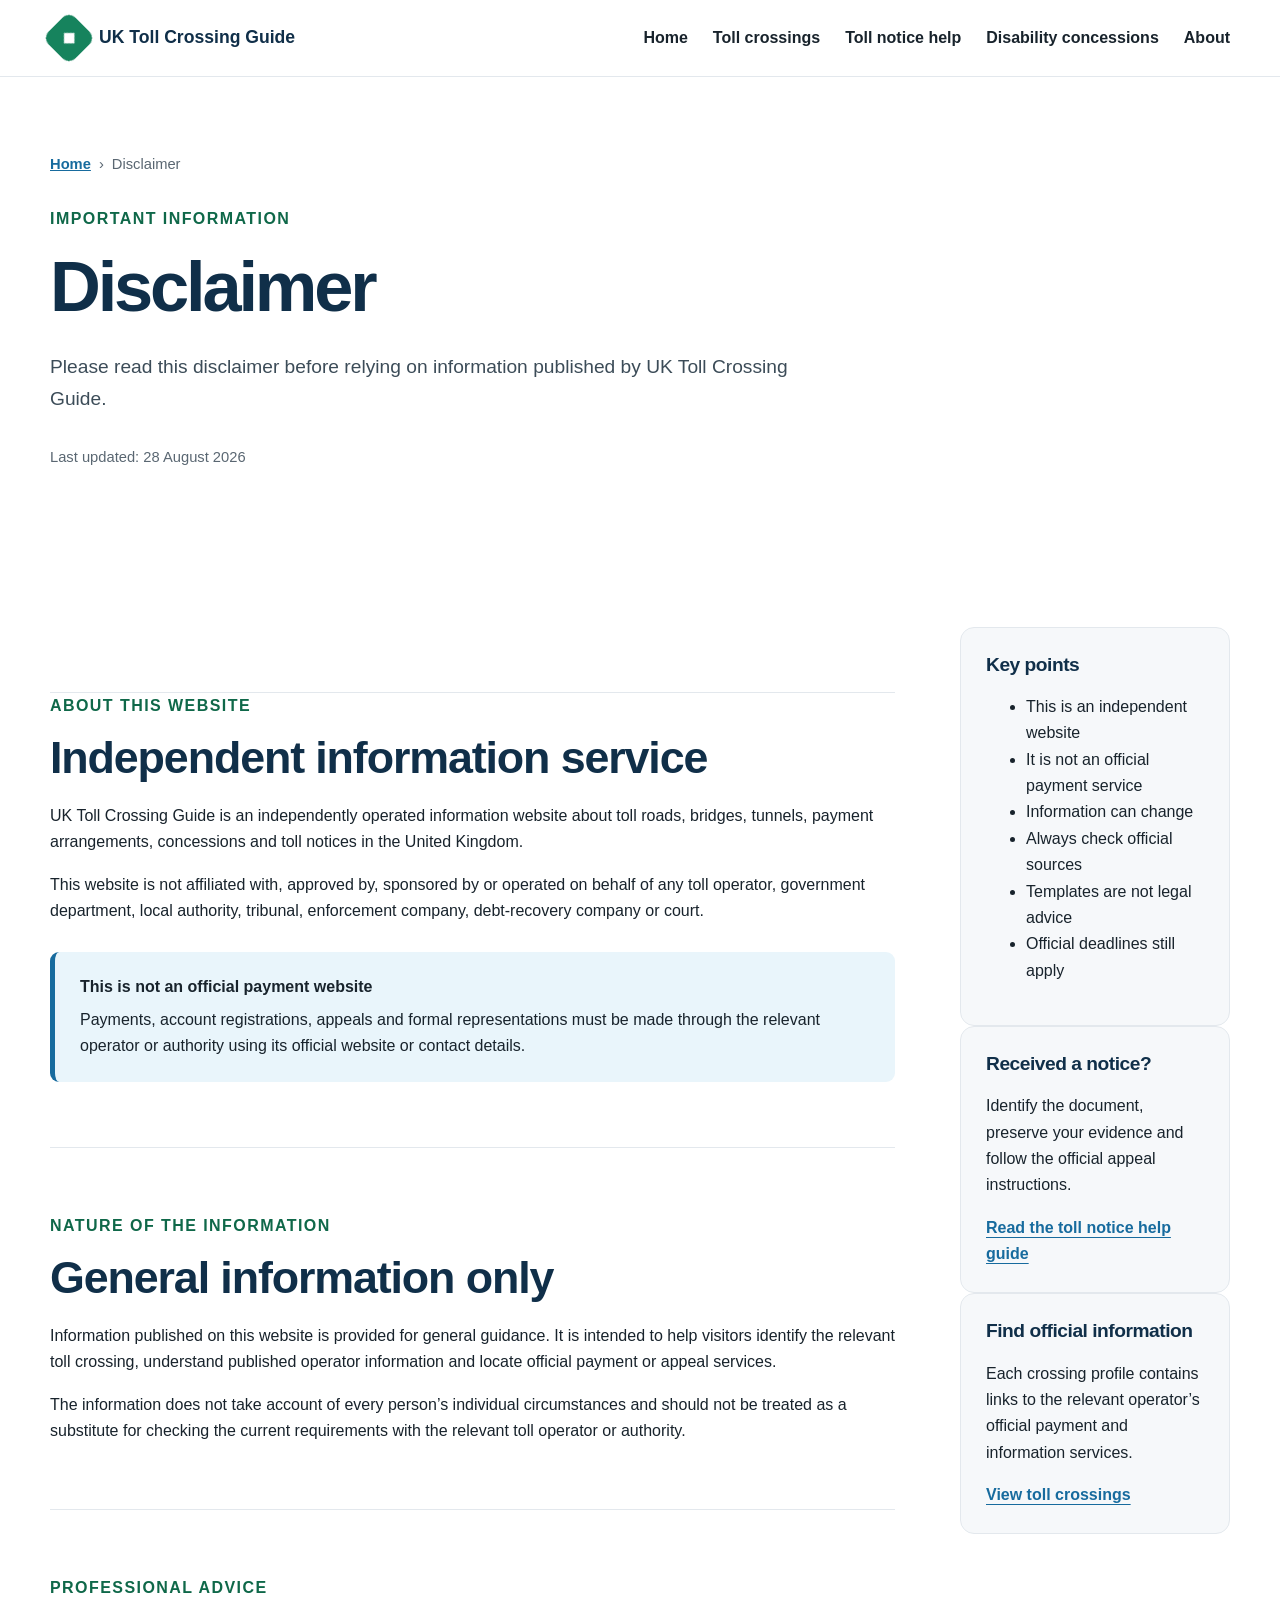
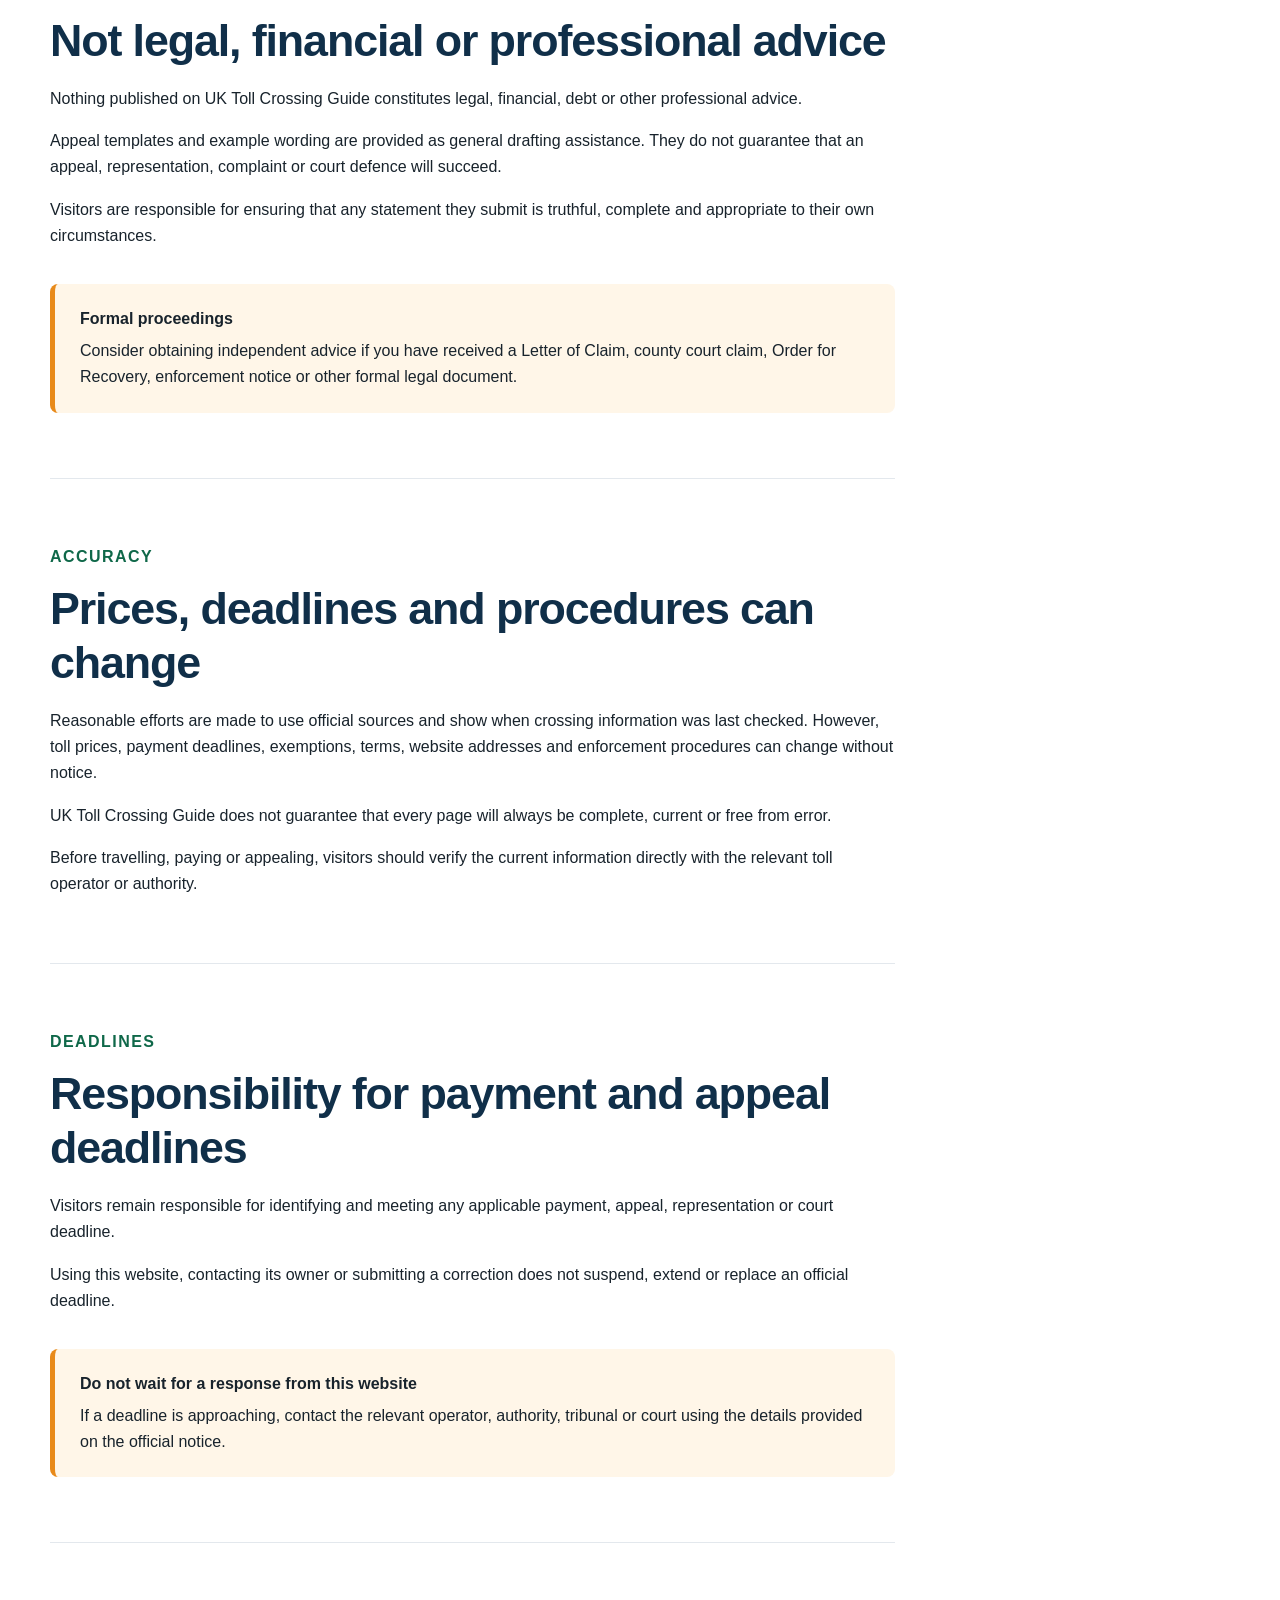
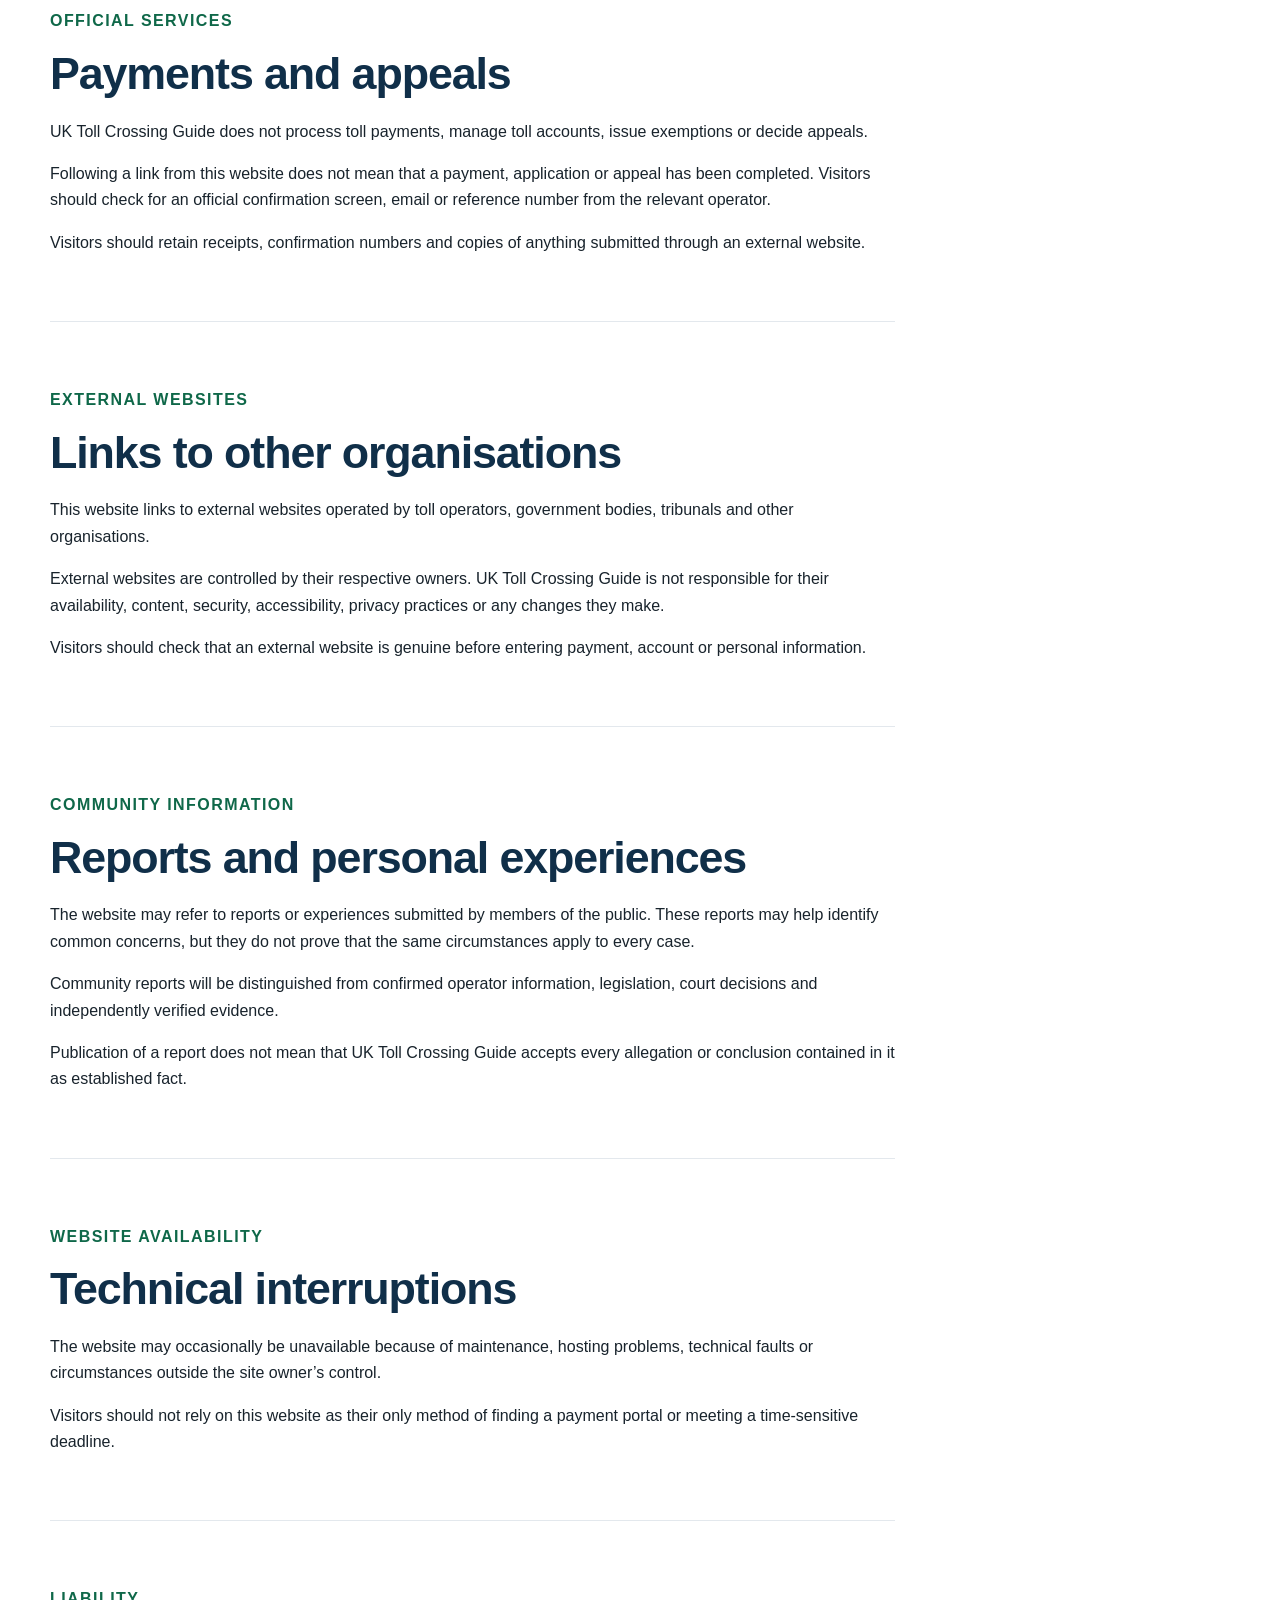
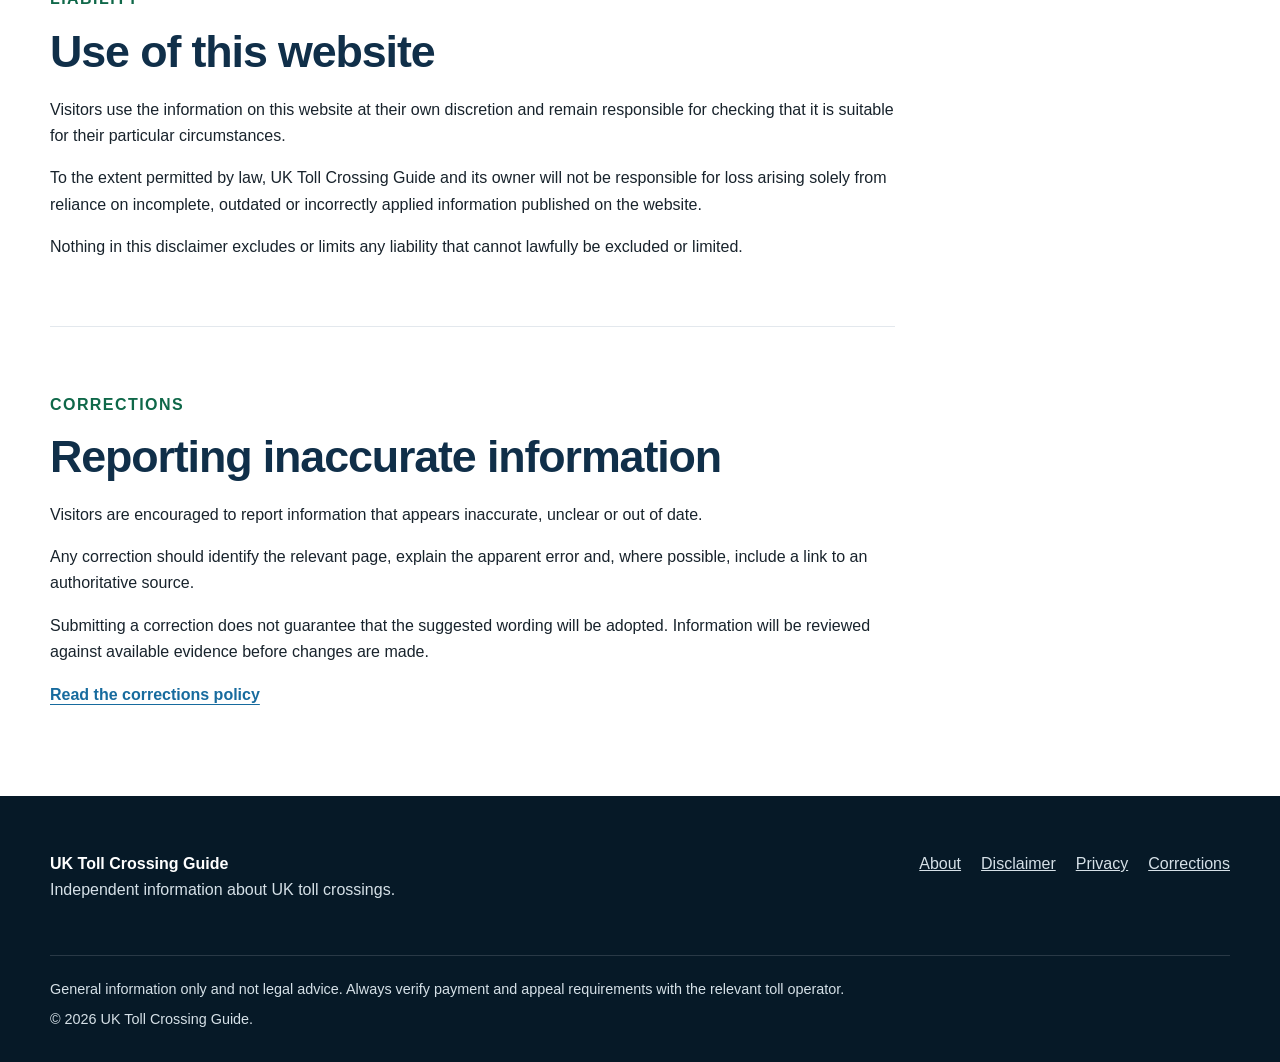
<file: disclaimer.html>
<!doctype html>
<html lang="en-GB">
<head>
  <meta charset="utf-8">
  <meta name="viewport" content="width=device-width, initial-scale=1">

  <meta name="description"
    content="Disclaimer for UK Toll Crossing Guide, an independent information website about UK toll roads, bridges and tunnels.">

  <meta name="theme-color" content="#123b5d">

  <title>Disclaimer | UK Toll Crossing Guide</title>

  <link rel="stylesheet" href="css/style.css">
</head>

<body>

  <a class="skip-link" href="#main-content">
    Skip to main content
  </a>

  <header class="site-header">
    <div class="container header-content">

      <a class="site-logo" href="index.html">
        <span class="logo-icon" aria-hidden="true">◆</span>
        <span>UK Toll Crossing Guide</span>
      </a>

      <button class="menu-toggle" type="button"
        aria-label="Open navigation menu"
        aria-expanded="false"
        aria-controls="main-navigation">
        ☰
      </button>

      <nav id="main-navigation"
        class="main-navigation"
        aria-label="Main navigation">

        <a href="index.html">Home</a>
        <a href="toll-crossings.html">Toll crossings</a>
        <a href="toll-notice-help.html">Toll notice help</a>
        <a href="index.html#concessions">
          Disability concessions
        </a>
        <a href="index.html#about">About</a>

      </nav>
    </div>
  </header>

  <main id="main-content">

    <section class="crossing-hero">
      <div class="container">

        <nav class="breadcrumbs" aria-label="Breadcrumb">
          <a href="index.html">Home</a>
          <span aria-hidden="true">›</span>
          <span>Disclaimer</span>
        </nav>

        <p class="eyebrow">Important information</p>

        <h1>Disclaimer</h1>

        <p class="hero-introduction">
          Please read this disclaimer before relying on information
          published by UK Toll Crossing Guide.
        </p>

        <p class="last-checked">
          Last updated: 28 August 2026
        </p>

      </div>
    </section>

    <section class="section">
      <div class="container profile-layout">

        <div class="profile-content">

          <section class="profile-section">
            <p class="eyebrow">About this website</p>
            <h2>Independent information service</h2>

            <p>
              UK Toll Crossing Guide is an independently operated
              information website about toll roads, bridges, tunnels,
              payment arrangements, concessions and toll notices in the
              United Kingdom.
            </p>

            <p>
              This website is not affiliated with, approved by, sponsored
              by or operated on behalf of any toll operator, government
              department, local authority, tribunal, enforcement company,
              debt-recovery company or court.
            </p>

            <div class="information-panel">
              <strong>This is not an official payment website</strong>

              <p>
                Payments, account registrations, appeals and formal
                representations must be made through the relevant operator
                or authority using its official website or contact details.
              </p>
            </div>
          </section>

          <section class="profile-section">
            <p class="eyebrow">Nature of the information</p>
            <h2>General information only</h2>

            <p>
              Information published on this website is provided for general
              guidance. It is intended to help visitors identify the relevant
              toll crossing, understand published operator information and
              locate official payment or appeal services.
            </p>

            <p>
              The information does not take account of every person’s
              individual circumstances and should not be treated as a
              substitute for checking the current requirements with the
              relevant toll operator or authority.
            </p>
          </section>

          <section class="profile-section">
            <p class="eyebrow">Professional advice</p>
            <h2>Not legal, financial or professional advice</h2>

            <p>
              Nothing published on UK Toll Crossing Guide constitutes legal,
              financial, debt or other professional advice.
            </p>

            <p>
              Appeal templates and example wording are provided as general
              drafting assistance. They do not guarantee that an appeal,
              representation, complaint or court defence will succeed.
            </p>

            <p>
              Visitors are responsible for ensuring that any statement they
              submit is truthful, complete and appropriate to their own
              circumstances.
            </p>

            <div class="warning-panel">
              <strong>Formal proceedings</strong>

              <p>
                Consider obtaining independent advice if you have received
                a Letter of Claim, county court claim, Order for Recovery,
                enforcement notice or other formal legal document.
              </p>
            </div>
          </section>

          <section class="profile-section">
            <p class="eyebrow">Accuracy</p>
            <h2>Prices, deadlines and procedures can change</h2>

            <p>
              Reasonable efforts are made to use official sources and show
              when crossing information was last checked. However, toll
              prices, payment deadlines, exemptions, terms, website
              addresses and enforcement procedures can change without
              notice.
            </p>

            <p>
              UK Toll Crossing Guide does not guarantee that every page will
              always be complete, current or free from error.
            </p>

            <p>
              Before travelling, paying or appealing, visitors should verify
              the current information directly with the relevant toll
              operator or authority.
            </p>
          </section>

          <section class="profile-section">
            <p class="eyebrow">Deadlines</p>
            <h2>Responsibility for payment and appeal deadlines</h2>

            <p>
              Visitors remain responsible for identifying and meeting any
              applicable payment, appeal, representation or court deadline.
            </p>

            <p>
              Using this website, contacting its owner or submitting a
              correction does not suspend, extend or replace an official
              deadline.
            </p>

            <div class="warning-panel">
              <strong>Do not wait for a response from this website</strong>

              <p>
                If a deadline is approaching, contact the relevant operator,
                authority, tribunal or court using the details provided on
                the official notice.
              </p>
            </div>
          </section>

          <section class="profile-section">
            <p class="eyebrow">Official services</p>
            <h2>Payments and appeals</h2>

            <p>
              UK Toll Crossing Guide does not process toll payments, manage
              toll accounts, issue exemptions or decide appeals.
            </p>

            <p>
              Following a link from this website does not mean that a payment,
              application or appeal has been completed. Visitors should check
              for an official confirmation screen, email or reference number
              from the relevant operator.
            </p>

            <p>
              Visitors should retain receipts, confirmation numbers and
              copies of anything submitted through an external website.
            </p>
          </section>

          <section class="profile-section">
            <p class="eyebrow">External websites</p>
            <h2>Links to other organisations</h2>

            <p>
              This website links to external websites operated by toll
              operators, government bodies, tribunals and other
              organisations.
            </p>

            <p>
              External websites are controlled by their respective owners.
              UK Toll Crossing Guide is not responsible for their
              availability, content, security, accessibility, privacy
              practices or any changes they make.
            </p>

            <p>
              Visitors should check that an external website is genuine
              before entering payment, account or personal information.
            </p>
          </section>

          <section class="profile-section">
            <p class="eyebrow">Community information</p>
            <h2>Reports and personal experiences</h2>

            <p>
              The website may refer to reports or experiences submitted by
              members of the public. These reports may help identify common
              concerns, but they do not prove that the same circumstances
              apply to every case.
            </p>

            <p>
              Community reports will be distinguished from confirmed
              operator information, legislation, court decisions and
              independently verified evidence.
            </p>

            <p>
              Publication of a report does not mean that UK Toll Crossing
              Guide accepts every allegation or conclusion contained in it
              as established fact.
            </p>
          </section>

          <section class="profile-section">
            <p class="eyebrow">Website availability</p>
            <h2>Technical interruptions</h2>

            <p>
              The website may occasionally be unavailable because of
              maintenance, hosting problems, technical faults or
              circumstances outside the site owner’s control.
            </p>

            <p>
              Visitors should not rely on this website as their only method
              of finding a payment portal or meeting a time-sensitive
              deadline.
            </p>
          </section>

          <section class="profile-section">
            <p class="eyebrow">Liability</p>
            <h2>Use of this website</h2>

            <p>
              Visitors use the information on this website at their own
              discretion and remain responsible for checking that it is
              suitable for their particular circumstances.
            </p>

            <p>
              To the extent permitted by law, UK Toll Crossing Guide and its
              owner will not be responsible for loss arising solely from
              reliance on incomplete, outdated or incorrectly applied
              information published on the website.
            </p>

            <p>
              Nothing in this disclaimer excludes or limits any liability
              that cannot lawfully be excluded or limited.
            </p>
          </section>

          <section class="profile-section">
            <p class="eyebrow">Corrections</p>
            <h2>Reporting inaccurate information</h2>

            <p>
              Visitors are encouraged to report information that appears
              inaccurate, unclear or out of date.
            </p>

            <p>
              Any correction should identify the relevant page, explain the
              apparent error and, where possible, include a link to an
              authoritative source.
            </p>

            <p>
              Submitting a correction does not guarantee that the suggested
              wording will be adopted. Information will be reviewed against
              available evidence before changes are made.
            </p>

            <a class="text-link" href="corrections.html">
              Read the corrections policy
            </a>
          </section>

        </div>

        <aside class="profile-sidebar">

          <div class="sidebar-panel">
            <h2>Key points</h2>

            <ul>
              <li>This is an independent website</li>
              <li>It is not an official payment service</li>
              <li>Information can change</li>
              <li>Always check official sources</li>
              <li>Templates are not legal advice</li>
              <li>Official deadlines still apply</li>
            </ul>
          </div>

          <div class="sidebar-panel">
            <h2>Received a notice?</h2>

            <p>
              Identify the document, preserve your evidence and follow the
              official appeal instructions.
            </p>

            <a class="text-link" href="toll-notice-help.html">
              Read the toll notice help guide
            </a>
          </div>

          <div class="sidebar-panel">
            <h2>Find official information</h2>

            <p>
              Each crossing profile contains links to the relevant
              operator’s official payment and information services.
            </p>

            <a class="text-link" href="toll-crossings.html">
              View toll crossings
            </a>
          </div>

        </aside>

      </div>
    </section>

  </main>

  <footer class="site-footer">
    <div class="container footer-content">

      <div>
        <strong>UK Toll Crossing Guide</strong>
        <p>Independent information about UK toll crossings.</p>
      </div>

      <nav class="footer-navigation" aria-label="Footer navigation">
        <a href="index.html#about">About</a>
        <a href="disclaimer.html" aria-current="page">Disclaimer</a>
        <a href="privacy.html">Privacy</a>
        <a href="corrections.html">Corrections</a>
      </nav>

    </div>

    <div class="container footer-legal">
      <p>
        General information only and not legal advice. Always verify payment
        and appeal requirements with the relevant toll operator.
      </p>

      <p>&copy; 2026 UK Toll Crossing Guide.</p>
    </div>
  </footer>

  <script>
    const menuButton = document.querySelector(".menu-toggle");
    const navigation = document.querySelector(".main-navigation");

    menuButton.addEventListener("click", () => {
      const isOpen =
        menuButton.getAttribute("aria-expanded") === "true";

      menuButton.setAttribute(
        "aria-expanded",
        String(!isOpen)
      );

      navigation.classList.toggle("navigation-open");
    });
  </script>

</body>
</html>
</file>
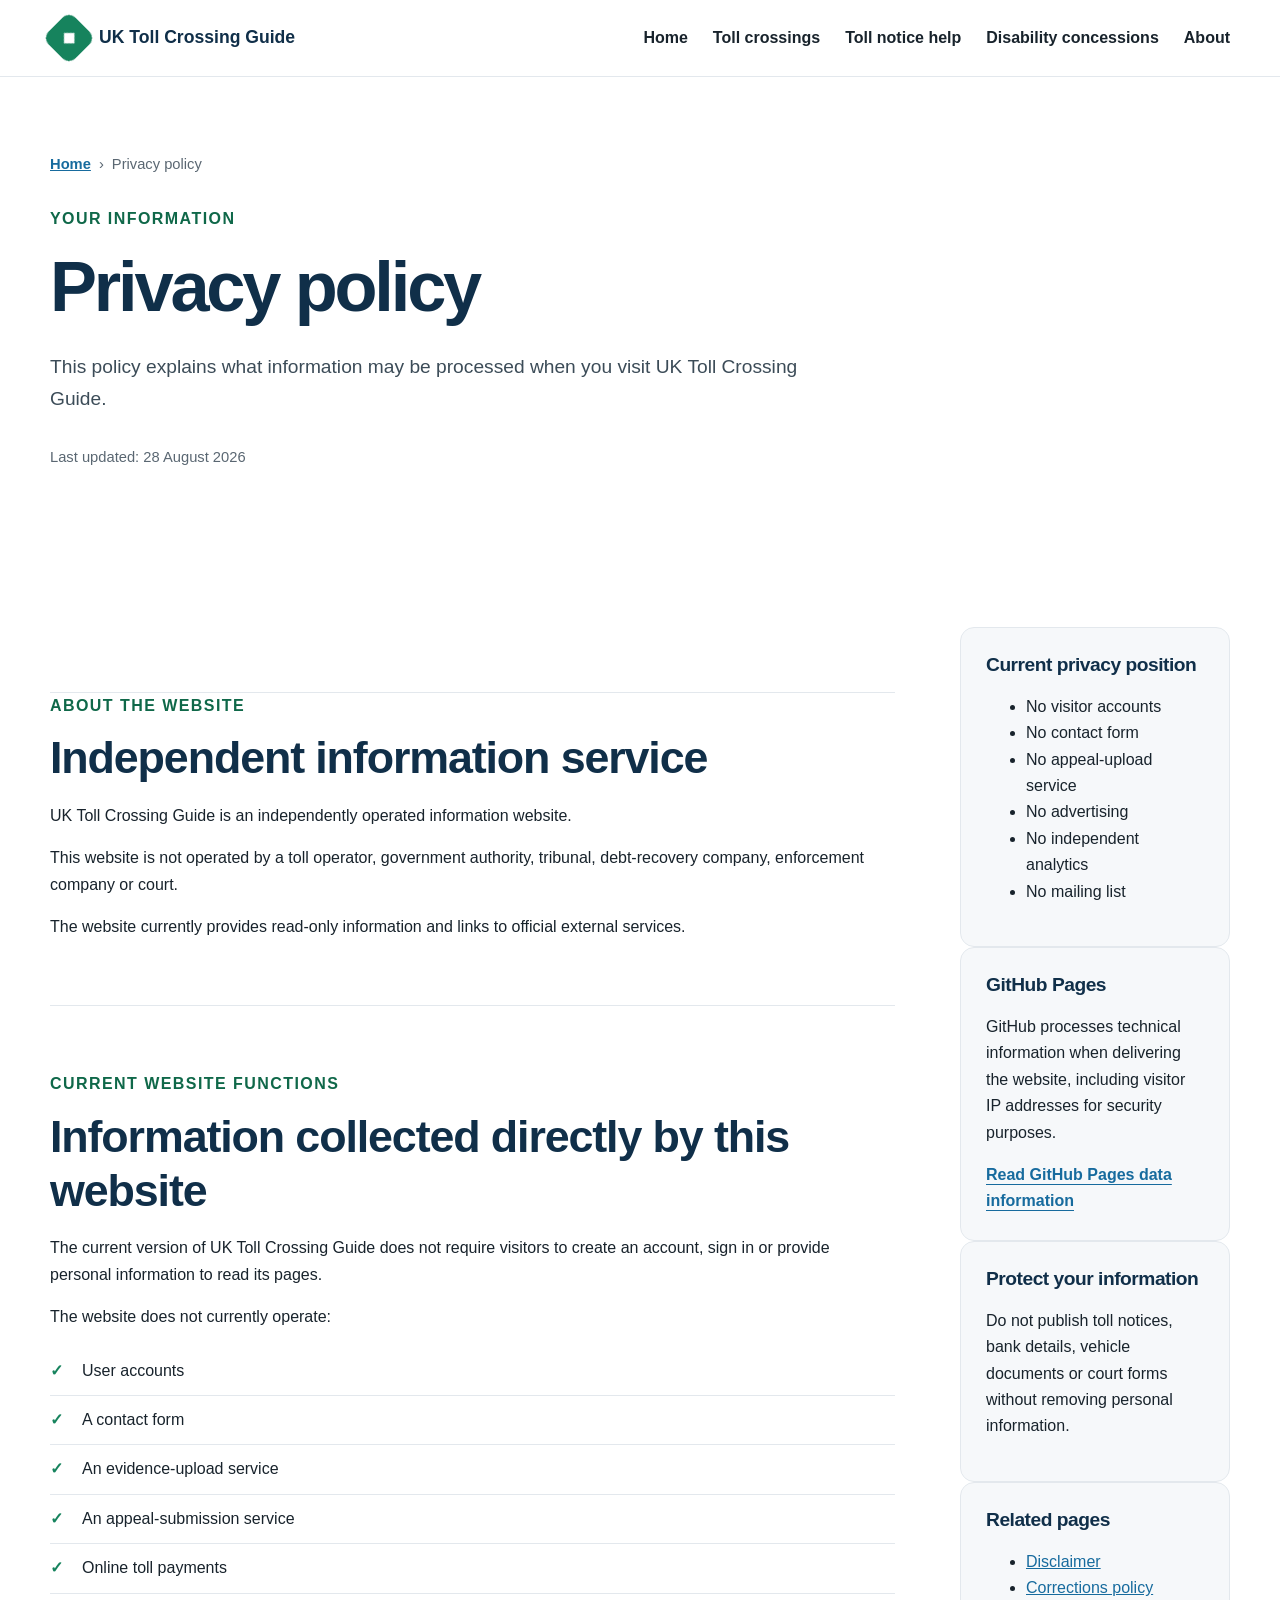
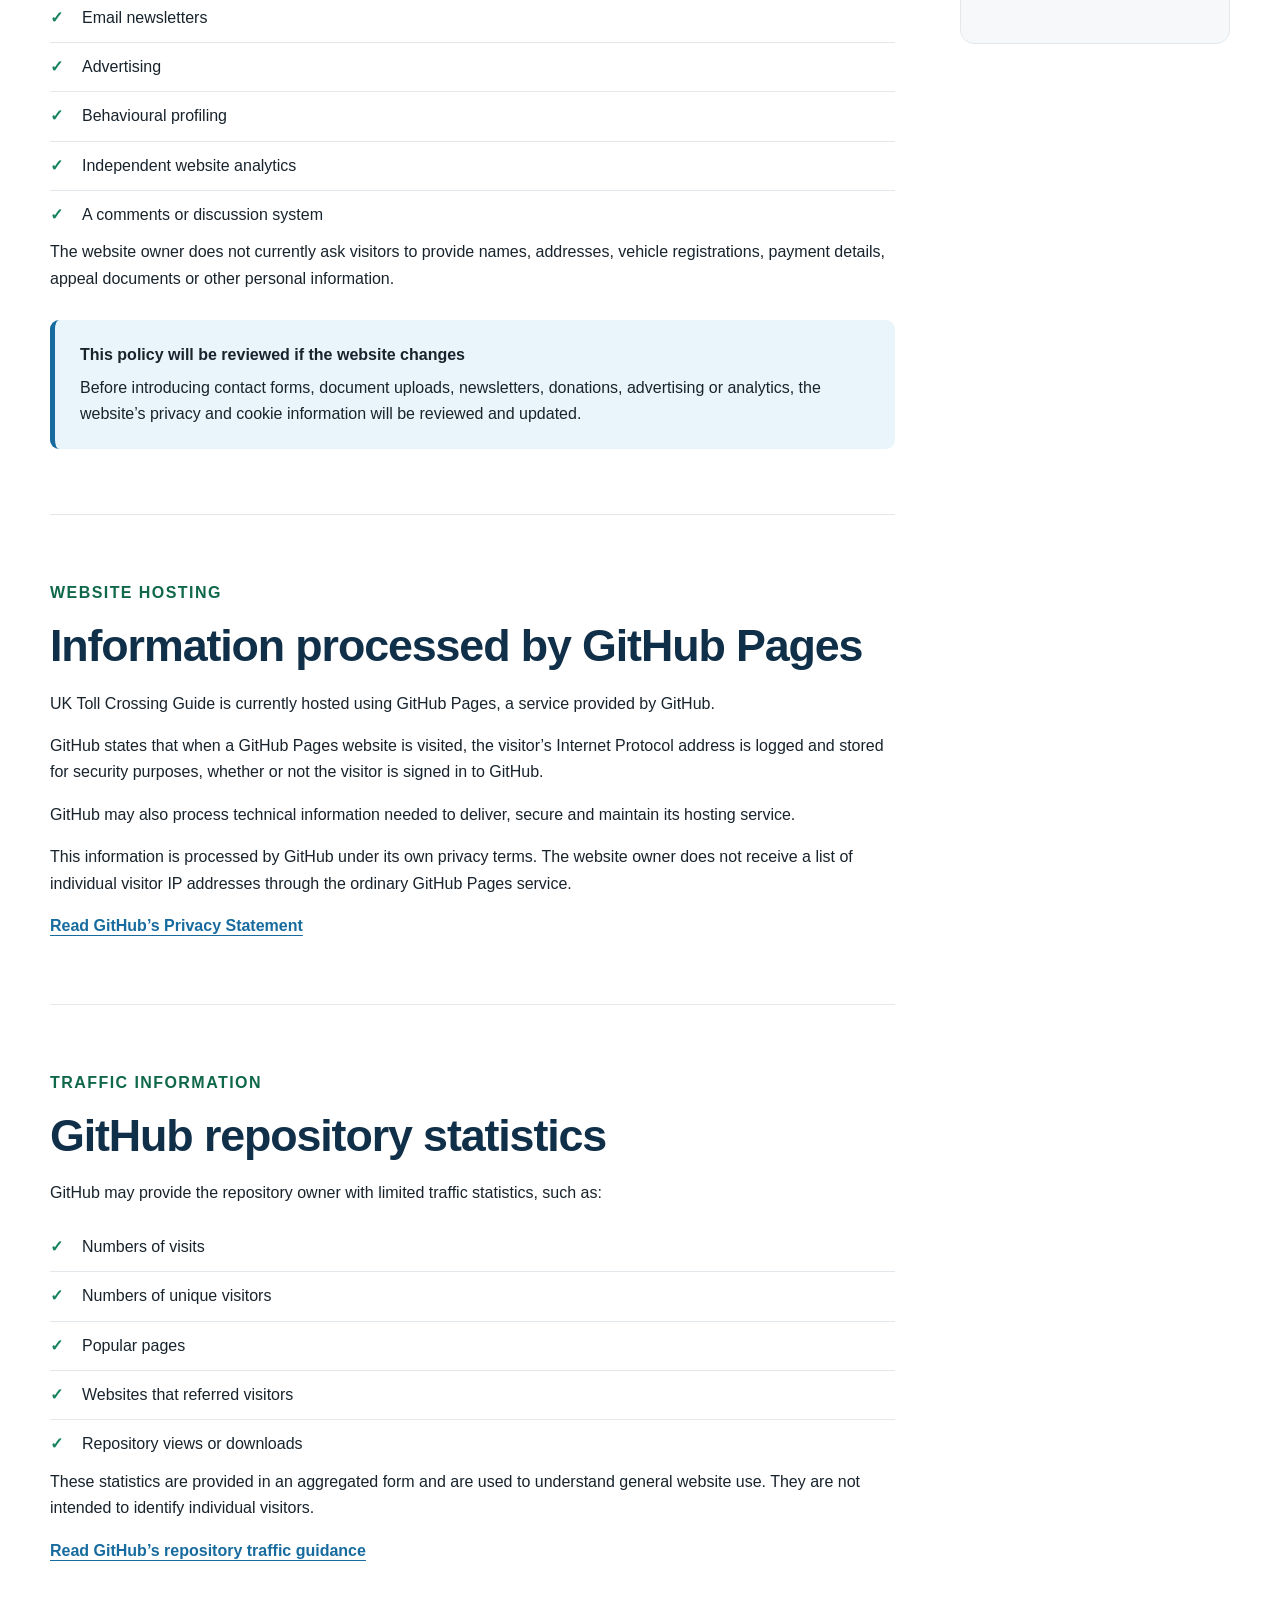
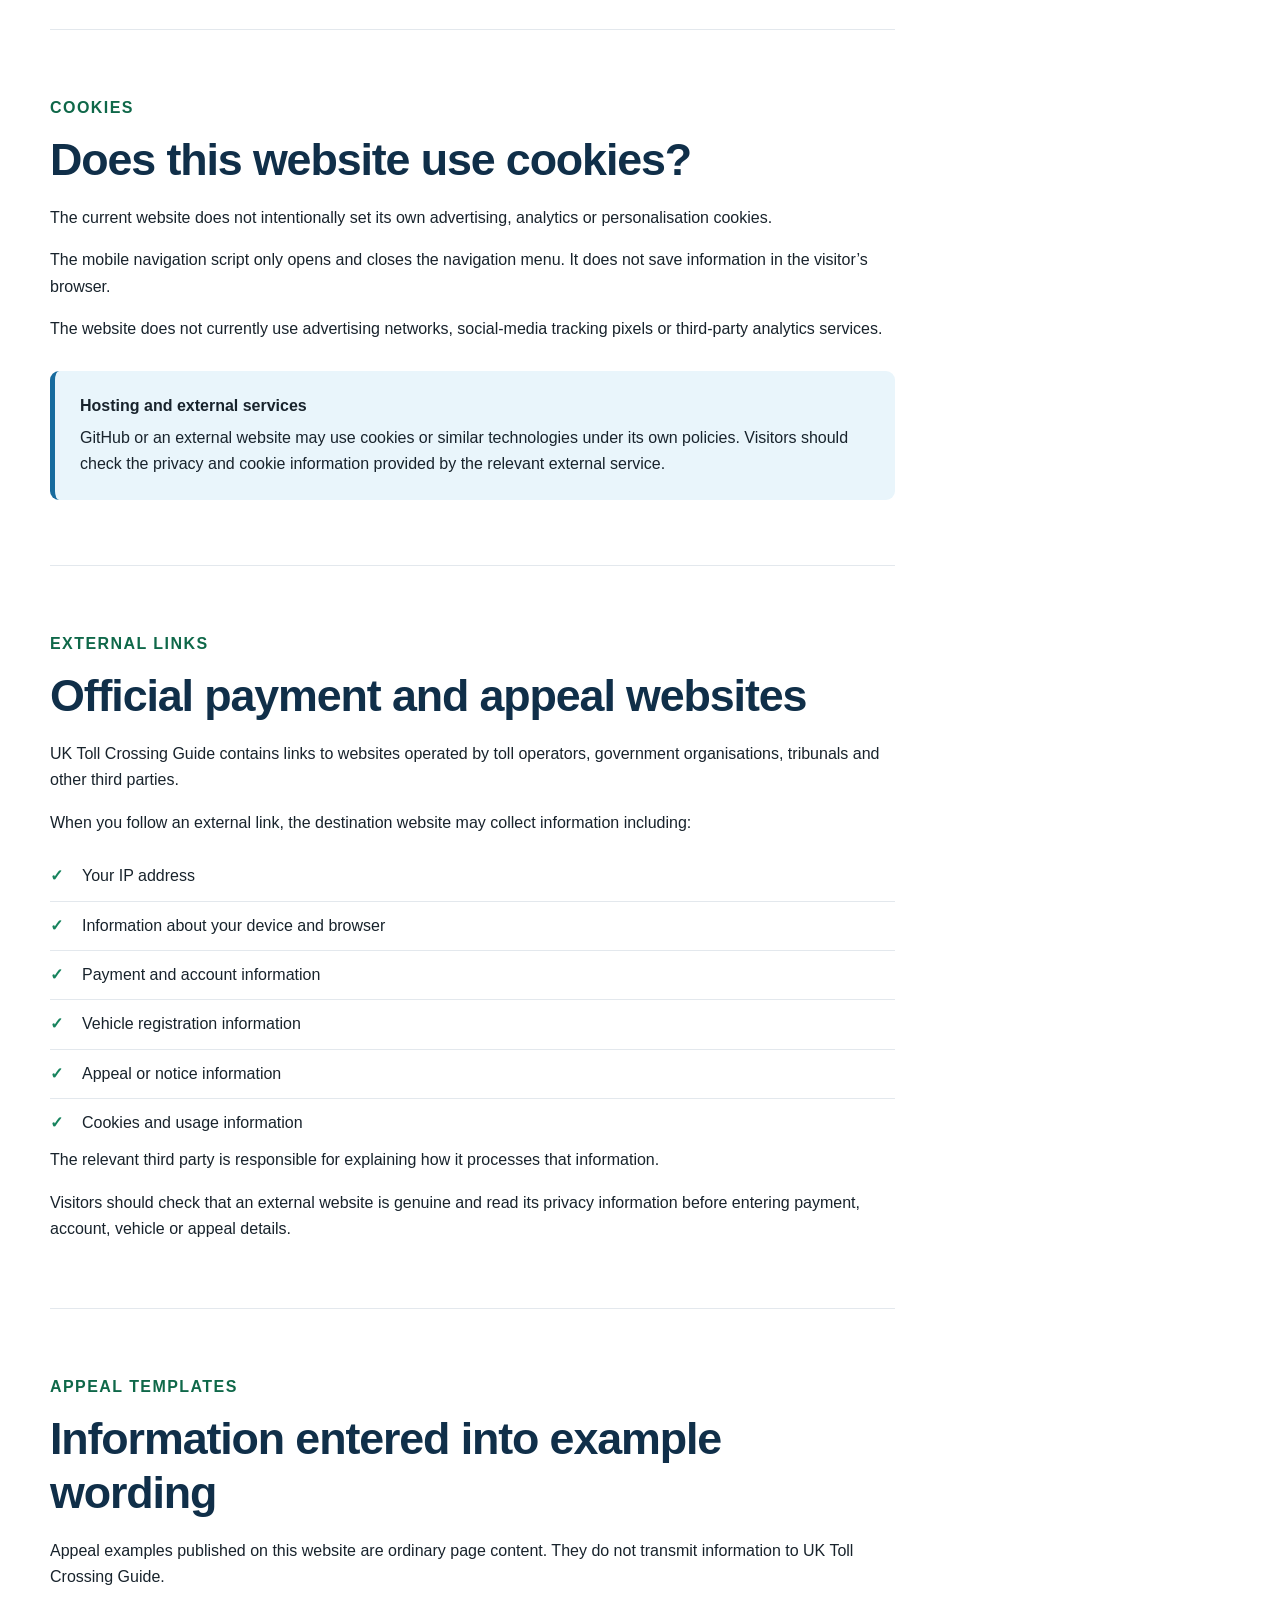
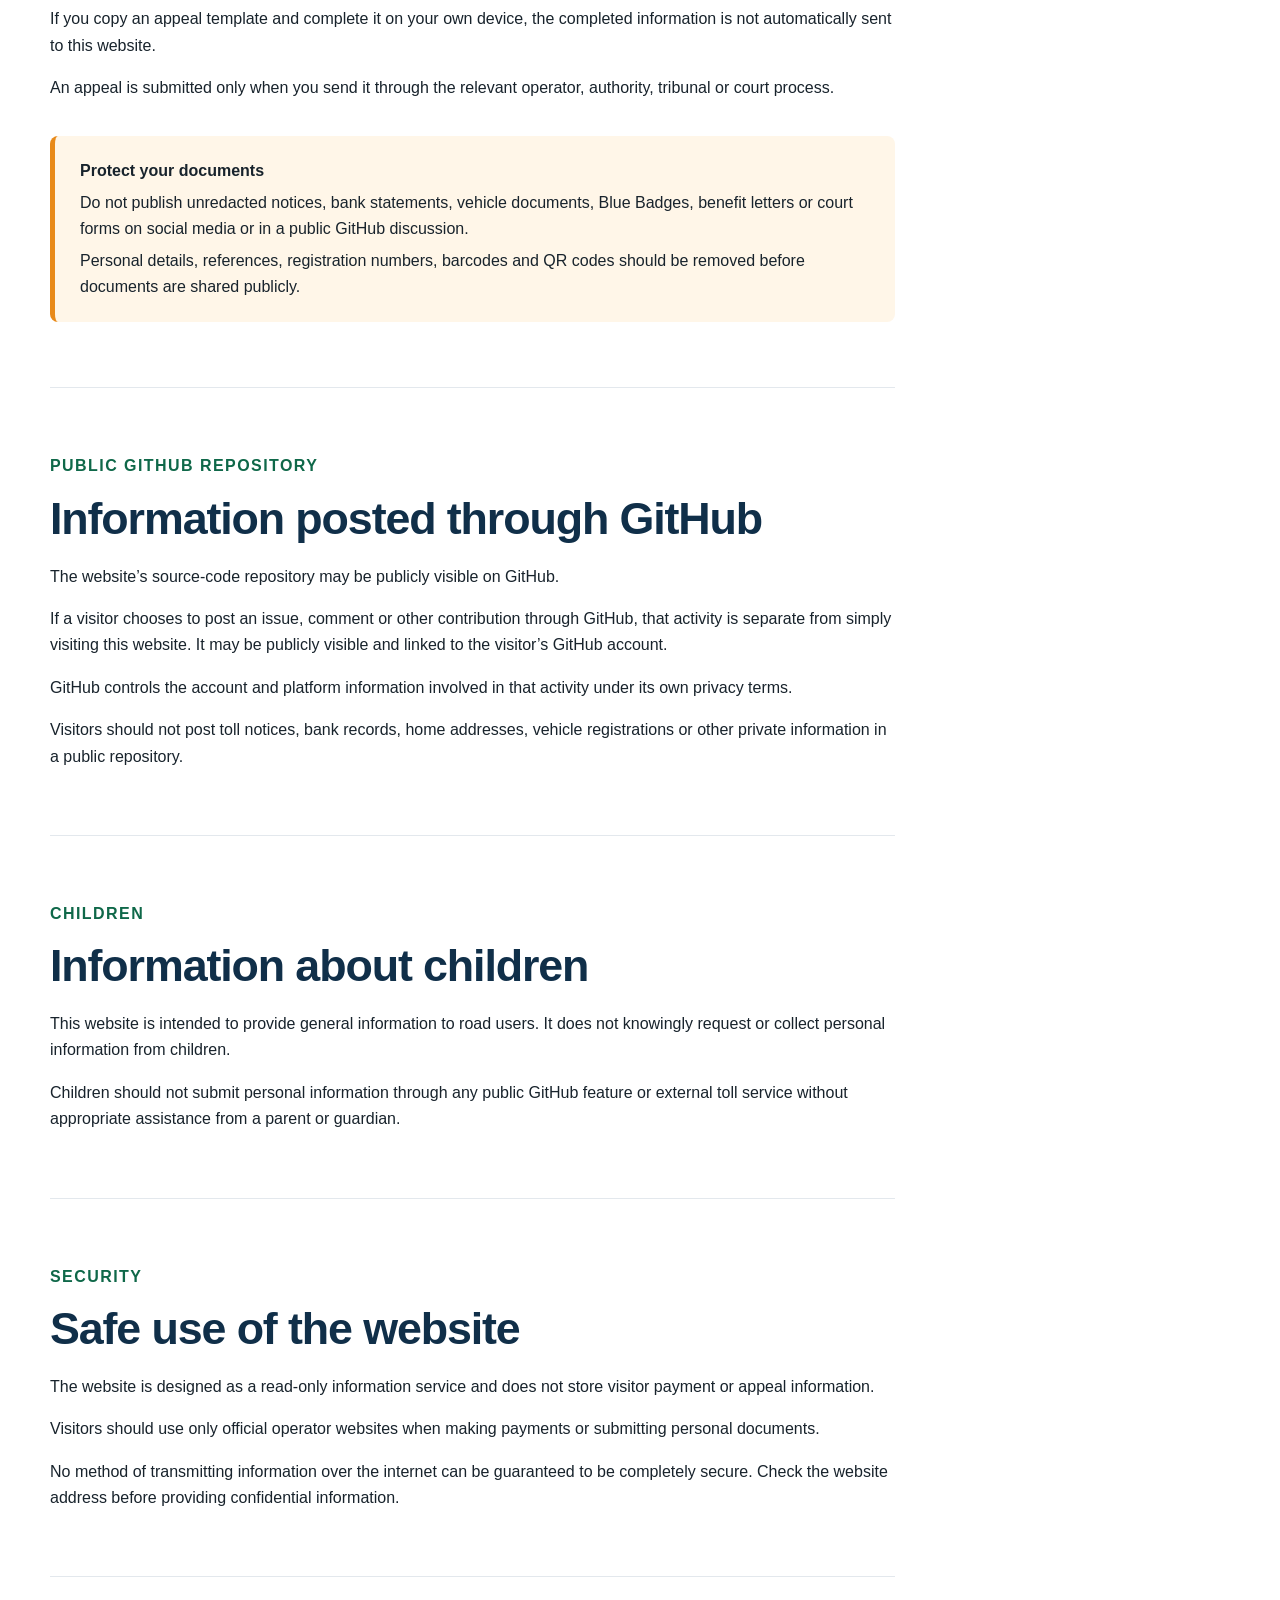
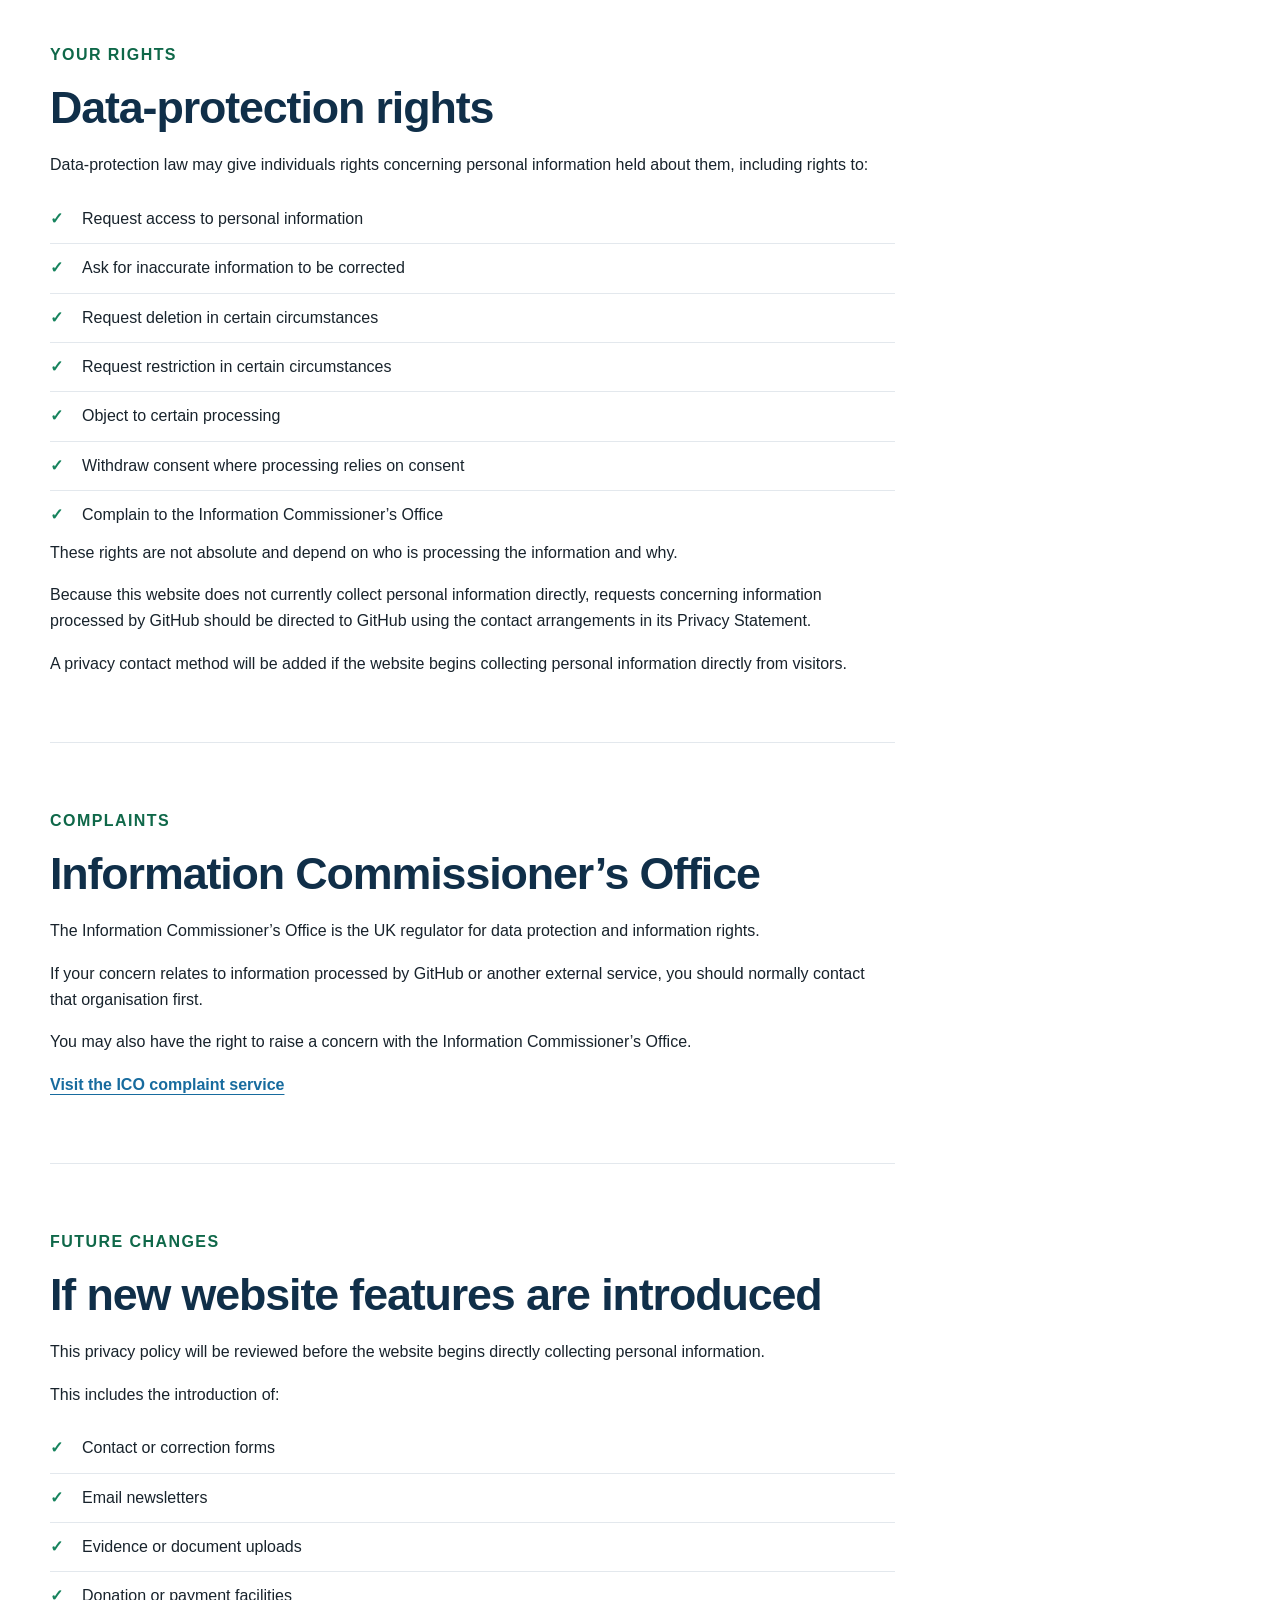
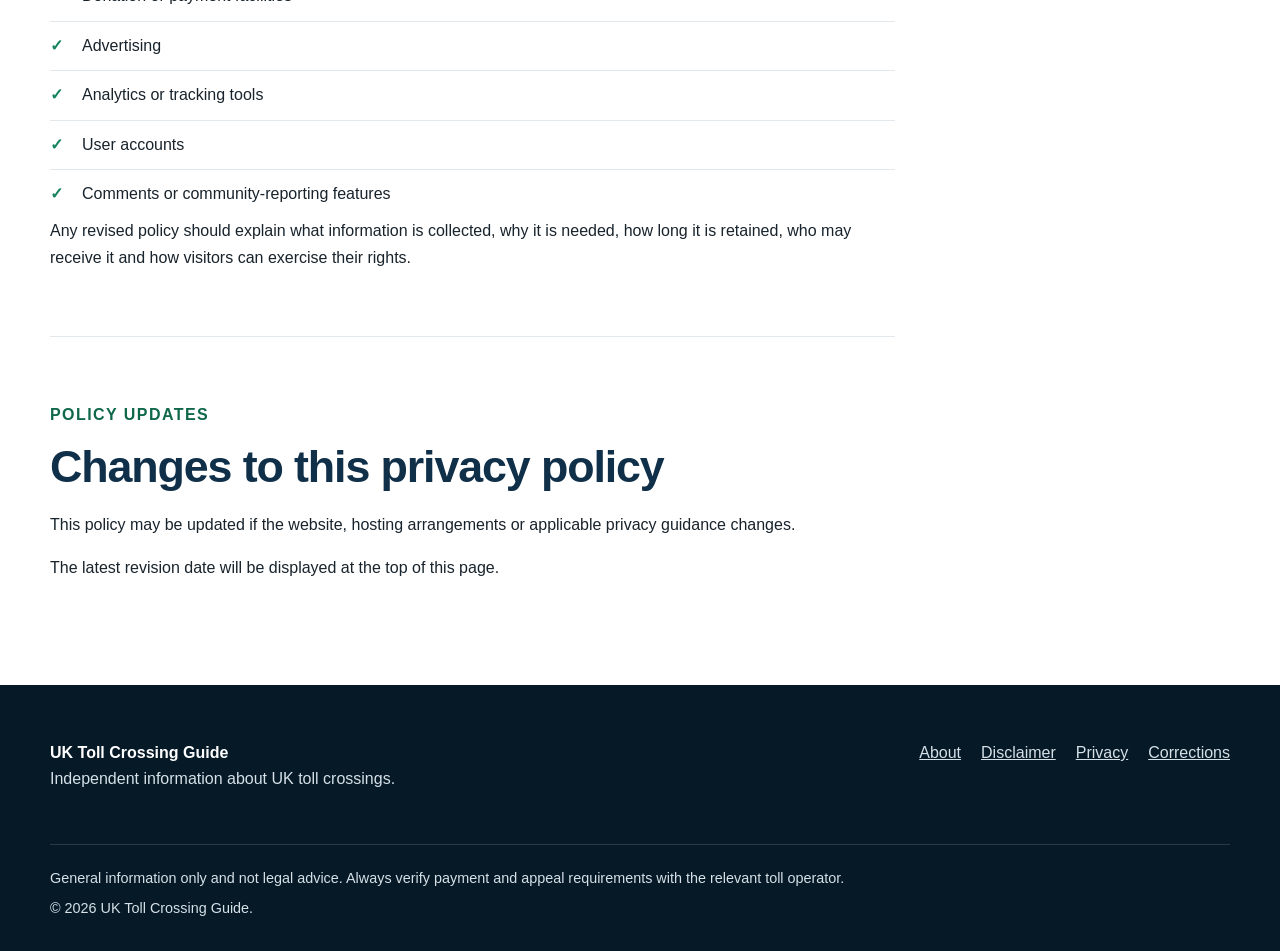
<file: privacy.html>
<!doctype html>
<html lang="en-GB">
<head>
  <meta charset="utf-8">
  <meta name="viewport" content="width=device-width, initial-scale=1">

  <meta name="description"
    content="Privacy information for visitors to UK Toll Crossing Guide.">

  <meta name="theme-color" content="#123b5d">

  <title>Privacy policy | UK Toll Crossing Guide</title>

  <link rel="stylesheet" href="css/style.css">
</head>

<body>

  <a class="skip-link" href="#main-content">
    Skip to main content
  </a>

  <header class="site-header">
    <div class="container header-content">

      <a class="site-logo" href="index.html">
        <span class="logo-icon" aria-hidden="true">◆</span>
        <span>UK Toll Crossing Guide</span>
      </a>

      <button class="menu-toggle" type="button"
        aria-label="Open navigation menu"
        aria-expanded="false"
        aria-controls="main-navigation">
        ☰
      </button>

      <nav id="main-navigation"
        class="main-navigation"
        aria-label="Main navigation">

        <a href="index.html">Home</a>
        <a href="toll-crossings.html">Toll crossings</a>
        <a href="toll-notice-help.html">Toll notice help</a>
        <a href="index.html#concessions">
          Disability concessions
        </a>
        <a href="index.html#about">About</a>

      </nav>
    </div>
  </header>

  <main id="main-content">

    <section class="crossing-hero">
      <div class="container">

        <nav class="breadcrumbs" aria-label="Breadcrumb">
          <a href="index.html">Home</a>
          <span aria-hidden="true">›</span>
          <span>Privacy policy</span>
        </nav>

        <p class="eyebrow">Your information</p>

        <h1>Privacy policy</h1>

        <p class="hero-introduction">
          This policy explains what information may be processed when
          you visit UK Toll Crossing Guide.
        </p>

        <p class="last-checked">
          Last updated: 28 August 2026
        </p>

      </div>
    </section>

    <section class="section">
      <div class="container profile-layout">

        <div class="profile-content">

          <section class="profile-section">
            <p class="eyebrow">About the website</p>
            <h2>Independent information service</h2>

            <p>
              UK Toll Crossing Guide is an independently operated
              information website.
            </p>

            <p>
              This website is not operated by a toll operator, government
              authority, tribunal, debt-recovery company, enforcement
              company or court.
            </p>

            <p>
              The website currently provides read-only information and
              links to official external services.
            </p>
          </section>

          <section class="profile-section">
            <p class="eyebrow">Current website functions</p>
            <h2>Information collected directly by this website</h2>

            <p>
              The current version of UK Toll Crossing Guide does not require
              visitors to create an account, sign in or provide personal
              information to read its pages.
            </p>

            <p>
              The website does not currently operate:
            </p>

            <ul class="checklist">
              <li>User accounts</li>
              <li>A contact form</li>
              <li>An evidence-upload service</li>
              <li>An appeal-submission service</li>
              <li>Online toll payments</li>
              <li>Email newsletters</li>
              <li>Advertising</li>
              <li>Behavioural profiling</li>
              <li>Independent website analytics</li>
              <li>A comments or discussion system</li>
            </ul>

            <p>
              The website owner does not currently ask visitors to provide
              names, addresses, vehicle registrations, payment details,
              appeal documents or other personal information.
            </p>

            <div class="information-panel">
              <strong>This policy will be reviewed if the website changes</strong>

              <p>
                Before introducing contact forms, document uploads,
                newsletters, donations, advertising or analytics, the
                website’s privacy and cookie information will be reviewed
                and updated.
              </p>
            </div>
          </section>

          <section class="profile-section">
            <p class="eyebrow">Website hosting</p>
            <h2>Information processed by GitHub Pages</h2>

            <p>
              UK Toll Crossing Guide is currently hosted using GitHub Pages,
              a service provided by GitHub.
            </p>

            <p>
              GitHub states that when a GitHub Pages website is visited,
              the visitor’s Internet Protocol address is logged and stored
              for security purposes, whether or not the visitor is signed
              in to GitHub.
            </p>

            <p>
              GitHub may also process technical information needed to
              deliver, secure and maintain its hosting service.
            </p>

            <p>
              This information is processed by GitHub under its own privacy
              terms. The website owner does not receive a list of individual
              visitor IP addresses through the ordinary GitHub Pages service.
            </p>

            <a class="text-link"
              href="https://docs.github.com/en/site-policy/privacy-policies/github-privacy-statement"
              target="_blank"
              rel="noopener noreferrer">
              Read GitHub’s Privacy Statement
              <span class="visually-hidden">(opens in a new tab)</span>
            </a>
          </section>

          <section class="profile-section">
            <p class="eyebrow">Traffic information</p>
            <h2>GitHub repository statistics</h2>

            <p>
              GitHub may provide the repository owner with limited traffic
              statistics, such as:
            </p>

            <ul class="checklist">
              <li>Numbers of visits</li>
              <li>Numbers of unique visitors</li>
              <li>Popular pages</li>
              <li>Websites that referred visitors</li>
              <li>Repository views or downloads</li>
            </ul>

            <p>
              These statistics are provided in an aggregated form and are
              used to understand general website use. They are not intended
              to identify individual visitors.
            </p>

            <a class="text-link"
              href="https://docs.github.com/en/repositories/viewing-activity-and-data-for-your-repository/viewing-traffic-to-a-repository"
              target="_blank"
              rel="noopener noreferrer">
              Read GitHub’s repository traffic guidance
              <span class="visually-hidden">(opens in a new tab)</span>
            </a>
          </section>

          <section class="profile-section">
            <p class="eyebrow">Cookies</p>
            <h2>Does this website use cookies?</h2>

            <p>
              The current website does not intentionally set its own
              advertising, analytics or personalisation cookies.
            </p>

            <p>
              The mobile navigation script only opens and closes the
              navigation menu. It does not save information in the visitor’s
              browser.
            </p>

            <p>
              The website does not currently use advertising networks,
              social-media tracking pixels or third-party analytics
              services.
            </p>

            <div class="information-panel">
              <strong>Hosting and external services</strong>

              <p>
                GitHub or an external website may use cookies or similar
                technologies under its own policies. Visitors should check
                the privacy and cookie information provided by the relevant
                external service.
              </p>
            </div>
          </section>

          <section class="profile-section">
            <p class="eyebrow">External links</p>
            <h2>Official payment and appeal websites</h2>

            <p>
              UK Toll Crossing Guide contains links to websites operated by
              toll operators, government organisations, tribunals and other
              third parties.
            </p>

            <p>
              When you follow an external link, the destination website may
              collect information including:
            </p>

            <ul class="checklist">
              <li>Your IP address</li>
              <li>Information about your device and browser</li>
              <li>Payment and account information</li>
              <li>Vehicle registration information</li>
              <li>Appeal or notice information</li>
              <li>Cookies and usage information</li>
            </ul>

            <p>
              The relevant third party is responsible for explaining how it
              processes that information.
            </p>

            <p>
              Visitors should check that an external website is genuine and
              read its privacy information before entering payment, account,
              vehicle or appeal details.
            </p>
          </section>

          <section class="profile-section">
            <p class="eyebrow">Appeal templates</p>
            <h2>Information entered into example wording</h2>

            <p>
              Appeal examples published on this website are ordinary page
              content. They do not transmit information to UK Toll Crossing
              Guide.
            </p>

            <p>
              If you copy an appeal template and complete it on your own
              device, the completed information is not automatically sent
              to this website.
            </p>

            <p>
              An appeal is submitted only when you send it through the
              relevant operator, authority, tribunal or court process.
            </p>

            <div class="warning-panel">
              <strong>Protect your documents</strong>

              <p>
                Do not publish unredacted notices, bank statements, vehicle
                documents, Blue Badges, benefit letters or court forms on
                social media or in a public GitHub discussion.
              </p>

              <p>
                Personal details, references, registration numbers,
                barcodes and QR codes should be removed before documents
                are shared publicly.
              </p>
            </div>
          </section>

          <section class="profile-section">
            <p class="eyebrow">Public GitHub repository</p>
            <h2>Information posted through GitHub</h2>

            <p>
              The website’s source-code repository may be publicly visible
              on GitHub.
            </p>

            <p>
              If a visitor chooses to post an issue, comment or other
              contribution through GitHub, that activity is separate from
              simply visiting this website. It may be publicly visible and
              linked to the visitor’s GitHub account.
            </p>

            <p>
              GitHub controls the account and platform information involved
              in that activity under its own privacy terms.
            </p>

            <p>
              Visitors should not post toll notices, bank records, home
              addresses, vehicle registrations or other private information
              in a public repository.
            </p>
          </section>

          <section class="profile-section">
            <p class="eyebrow">Children</p>
            <h2>Information about children</h2>

            <p>
              This website is intended to provide general information to
              road users. It does not knowingly request or collect personal
              information from children.
            </p>

            <p>
              Children should not submit personal information through any
              public GitHub feature or external toll service without
              appropriate assistance from a parent or guardian.
            </p>
          </section>

          <section class="profile-section">
            <p class="eyebrow">Security</p>
            <h2>Safe use of the website</h2>

            <p>
              The website is designed as a read-only information service and
              does not store visitor payment or appeal information.
            </p>

            <p>
              Visitors should use only official operator websites when
              making payments or submitting personal documents.
            </p>

            <p>
              No method of transmitting information over the internet can
              be guaranteed to be completely secure. Check the website
              address before providing confidential information.
            </p>
          </section>

          <section class="profile-section">
            <p class="eyebrow">Your rights</p>
            <h2>Data-protection rights</h2>

            <p>
              Data-protection law may give individuals rights concerning
              personal information held about them, including rights to:
            </p>

            <ul class="checklist">
              <li>Request access to personal information</li>
              <li>Ask for inaccurate information to be corrected</li>
              <li>Request deletion in certain circumstances</li>
              <li>Request restriction in certain circumstances</li>
              <li>Object to certain processing</li>
              <li>Withdraw consent where processing relies on consent</li>
              <li>Complain to the Information Commissioner’s Office</li>
            </ul>

            <p>
              These rights are not absolute and depend on who is processing
              the information and why.
            </p>

            <p>
              Because this website does not currently collect personal
              information directly, requests concerning information
              processed by GitHub should be directed to GitHub using the
              contact arrangements in its Privacy Statement.
            </p>

            <p>
              A privacy contact method will be added if the website begins
              collecting personal information directly from visitors.
            </p>
          </section>

          <section class="profile-section">
            <p class="eyebrow">Complaints</p>
            <h2>Information Commissioner’s Office</h2>

            <p>
              The Information Commissioner’s Office is the UK regulator for
              data protection and information rights.
            </p>

            <p>
              If your concern relates to information processed by GitHub or
              another external service, you should normally contact that
              organisation first.
            </p>

            <p>
              You may also have the right to raise a concern with the
              Information Commissioner’s Office.
            </p>

            <a class="text-link"
              href="https://ico.org.uk/make-a-complaint/data-protection-complaints/"
              target="_blank"
              rel="noopener noreferrer">
              Visit the ICO complaint service
              <span class="visually-hidden">(opens in a new tab)</span>
            </a>
          </section>

          <section class="profile-section">
            <p class="eyebrow">Future changes</p>
            <h2>If new website features are introduced</h2>

            <p>
              This privacy policy will be reviewed before the website begins
              directly collecting personal information.
            </p>

            <p>
              This includes the introduction of:
            </p>

            <ul class="checklist">
              <li>Contact or correction forms</li>
              <li>Email newsletters</li>
              <li>Evidence or document uploads</li>
              <li>Donation or payment facilities</li>
              <li>Advertising</li>
              <li>Analytics or tracking tools</li>
              <li>User accounts</li>
              <li>Comments or community-reporting features</li>
            </ul>

            <p>
              Any revised policy should explain what information is
              collected, why it is needed, how long it is retained, who may
              receive it and how visitors can exercise their rights.
            </p>
          </section>

          <section class="profile-section">
            <p class="eyebrow">Policy updates</p>
            <h2>Changes to this privacy policy</h2>

            <p>
              This policy may be updated if the website, hosting arrangements
              or applicable privacy guidance changes.
            </p>

            <p>
              The latest revision date will be displayed at the top of this
              page.
            </p>
          </section>

        </div>

        <aside class="profile-sidebar">

          <div class="sidebar-panel">
            <h2>Current privacy position</h2>

            <ul>
              <li>No visitor accounts</li>
              <li>No contact form</li>
              <li>No appeal-upload service</li>
              <li>No advertising</li>
              <li>No independent analytics</li>
              <li>No mailing list</li>
            </ul>
          </div>

          <div class="sidebar-panel">
            <h2>GitHub Pages</h2>

            <p>
              GitHub processes technical information when delivering the
              website, including visitor IP addresses for security purposes.
            </p>

            <a class="text-link"
              href="https://docs.github.com/en/pages/getting-started-with-github-pages/what-is-github-pages#data-collection"
              target="_blank"
              rel="noopener noreferrer">
              Read GitHub Pages data information
              <span class="visually-hidden">(opens in a new tab)</span>
            </a>
          </div>

          <div class="sidebar-panel">
            <h2>Protect your information</h2>

            <p>
              Do not publish toll notices, bank details, vehicle documents
              or court forms without removing personal information.
            </p>
          </div>

          <div class="sidebar-panel">
            <h2>Related pages</h2>

            <ul>
              <li>
                <a href="disclaimer.html">Disclaimer</a>
              </li>

              <li>
                <a href="corrections.html">Corrections policy</a>
              </li>
            </ul>
          </div>

        </aside>

      </div>
    </section>

  </main>

  <footer class="site-footer">
    <div class="container footer-content">

      <div>
        <strong>UK Toll Crossing Guide</strong>
        <p>Independent information about UK toll crossings.</p>
      </div>

      <nav class="footer-navigation" aria-label="Footer navigation">
        <a href="index.html#about">About</a>
        <a href="disclaimer.html">Disclaimer</a>
        <a href="privacy.html" aria-current="page">Privacy</a>
        <a href="corrections.html">Corrections</a>
      </nav>

    </div>

    <div class="container footer-legal">
      <p>
        General information only and not legal advice. Always verify payment
        and appeal requirements with the relevant toll operator.
      </p>

      <p>&copy; 2026 UK Toll Crossing Guide.</p>
    </div>
  </footer>

  <script>
    const menuButton = document.querySelector(".menu-toggle");
    const navigation = document.querySelector(".main-navigation");

    menuButton.addEventListener("click", () => {
      const isOpen =
        menuButton.getAttribute("aria-expanded") === "true";

      menuButton.setAttribute(
        "aria-expanded",
        String(!isOpen)
      );

      navigation.classList.toggle("navigation-open");
    });
  </script>

</body>
</html>
</file>
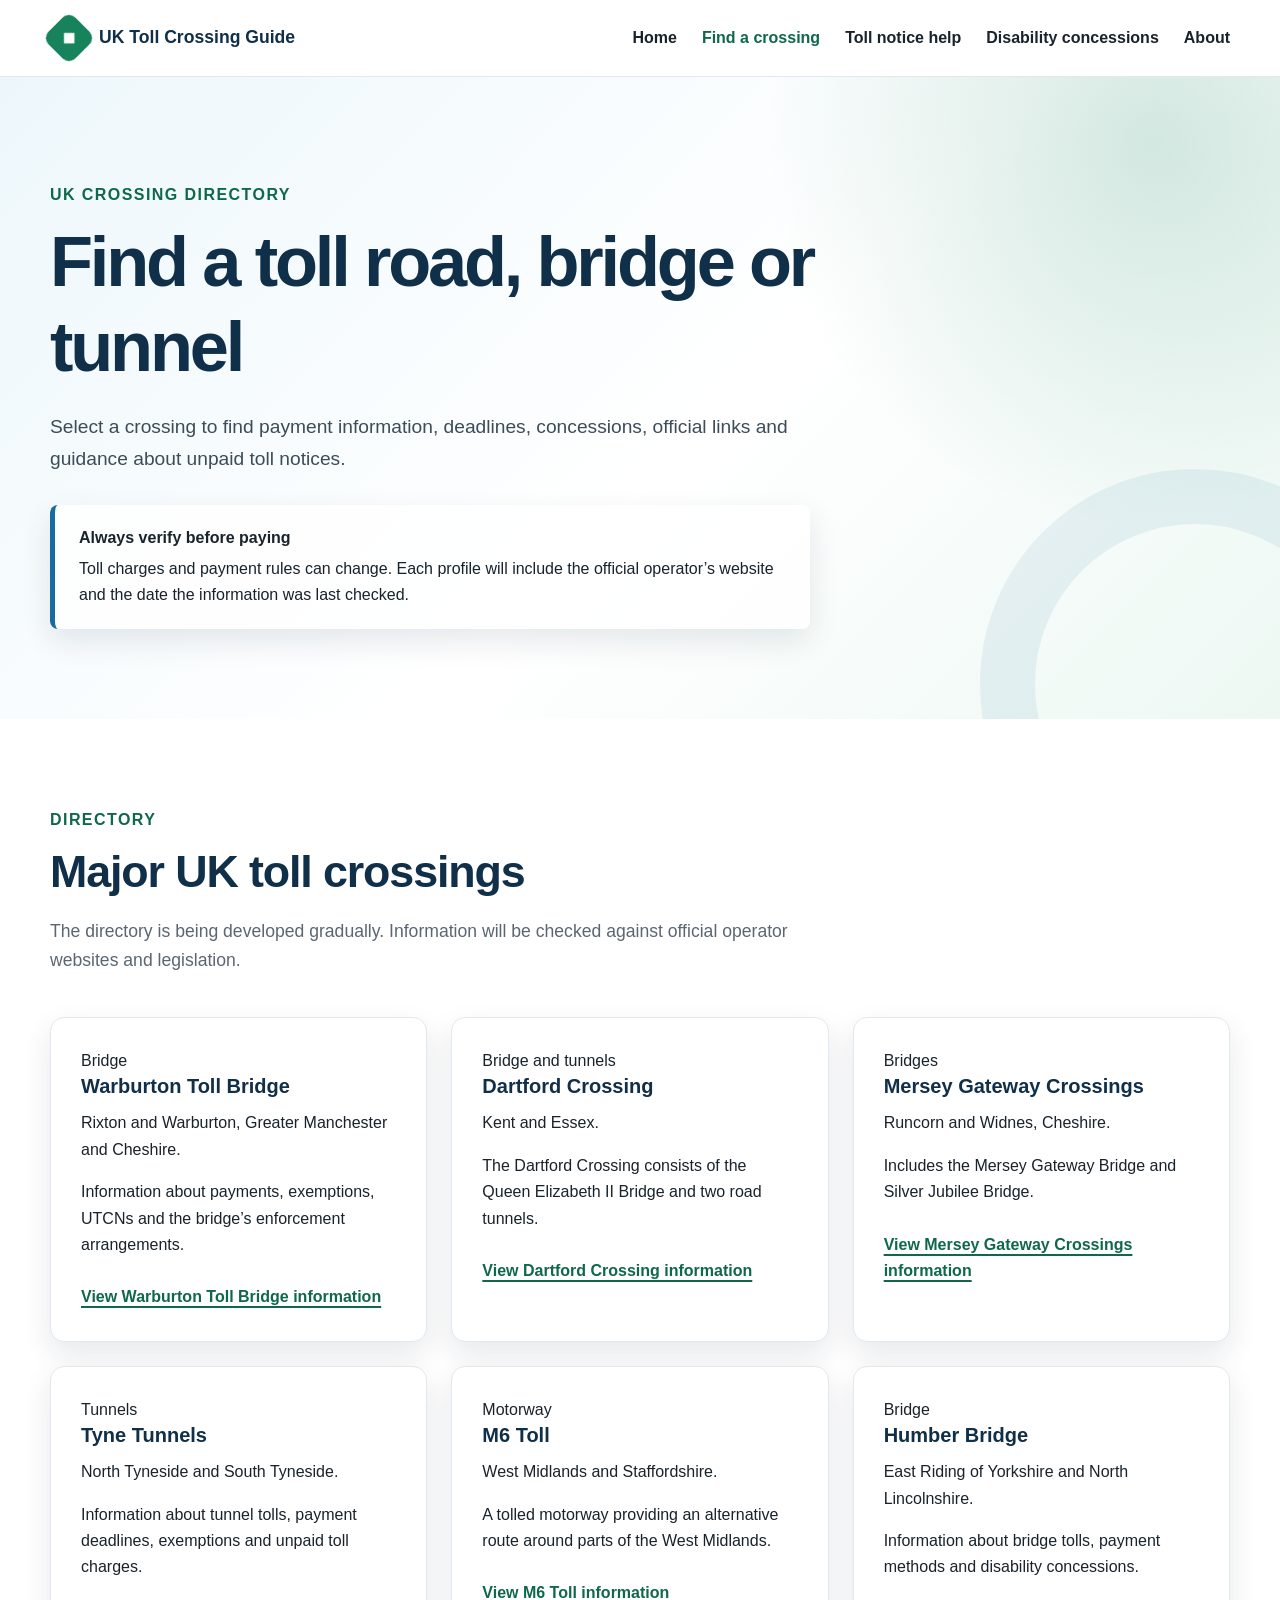
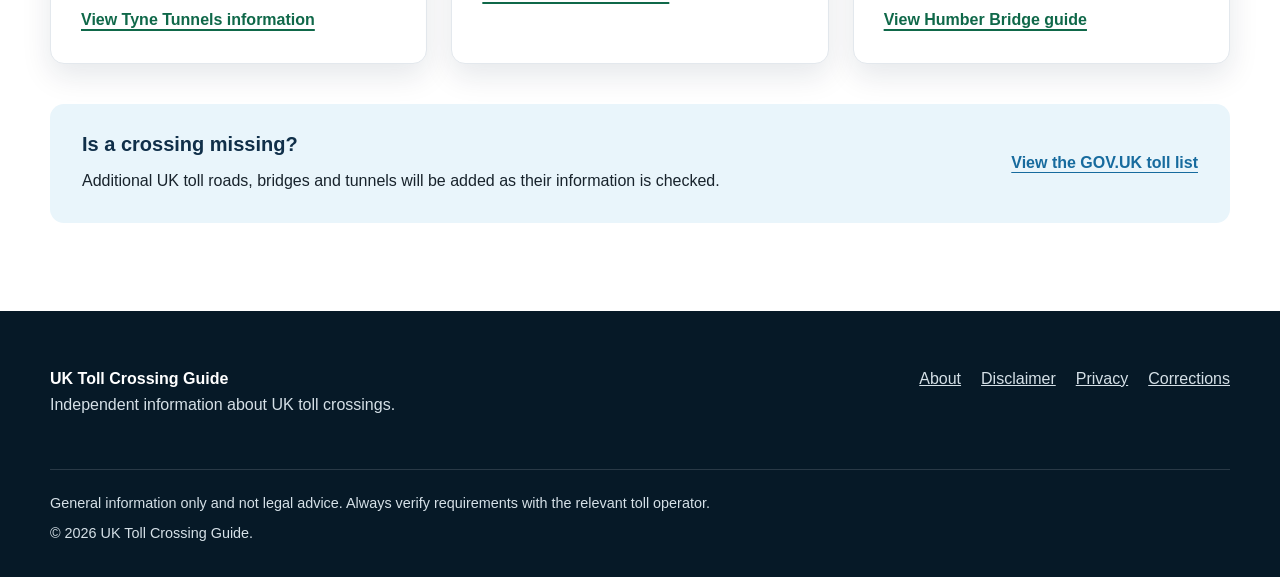
<file: toll-crossings.html>
<!doctype html>
<html lang="en-GB">
<head>
  <meta charset="utf-8">
  <meta name="viewport" content="width=device-width, initial-scale=1">

  <meta name="description" content="Find independent information about toll roads, bridges and tunnels across the United Kingdom.">
  <meta name="theme-color" content="#123b5d">

  <title>UK Toll Crossings Directory | UK Toll Crossing Guide</title>

  <link rel="stylesheet" href="css/style.css">
</head>

<body>

  <a class="skip-link" href="#main-content">Skip to main content</a>

  <header class="site-header">
    <div class="container header-content">
      <a class="site-logo" href="index.html">
        <span class="logo-icon" aria-hidden="true">◆</span>
        <span>UK Toll Crossing Guide</span>
      </a>

      <button class="menu-toggle"
        type="button"
        aria-label="Open navigation menu"
        aria-expanded="false"
        aria-controls="main-navigation">
        ☰
      </button>

      <nav id="main-navigation" class="main-navigation" aria-label="Main navigation">
        <a href="index.html">Home</a>
        <a href="toll-crossings.html" aria-current="page">Find a crossing</a>
        <a href="index.html#notice-help">Toll notice help</a>
        <a href="index.html#concessions">Disability concessions</a>
        <a href="index.html#about">About</a>
      </nav>
    </div>
  </header>

  <main id="main-content">

    <section class="hero directory-hero">
      <div class="container hero-content">
        <p class="eyebrow">UK crossing directory</p>

        <h1>Find a toll road, bridge or tunnel</h1>

        <p class="hero-introduction">
          Select a crossing to find payment information, deadlines,
          concessions, official links and guidance about unpaid toll notices.
        </p>

        <div class="independent-notice">
          <strong>Always verify before paying</strong>
          <p>
            Toll charges and payment rules can change. Each profile will
            include the official operator’s website and the date the
            information was last checked.
          </p>
        </div>
      </div>
    </section>

    <section class="section">
      <div class="container">

        <div class="section-heading">
          <p class="eyebrow">Directory</p>
          <h2>Major UK toll crossings</h2>

          <p>
            The directory is being developed gradually. Information will
            be checked against official operator websites and legislation.
          </p>
        </div>

        <div class="card-grid">

          <article class="information-card crossing-card">
            <span class="crossing-type">Bridge</span>
            <h3>Warburton Toll Bridge</h3>
            <p>Rixton and Warburton, Greater Manchester and Cheshire.</p>
            <p>
              Information about payments, exemptions, UTCNs and the
              bridge’s enforcement arrangements.
            </p>
            <a class="card-link" href="crossings/warburton-toll-bridge.html">
  View Warburton Toll Bridge information
</a>
          </article>

          <article class="information-card crossing-card">
            <span class="crossing-type">Bridge and tunnels</span>
            <h3>Dartford Crossing</h3>
            <p>Kent and Essex.</p>
            <p>
              The Dartford Crossing consists of the Queen Elizabeth II
              Bridge and two road tunnels.
            </p>
            <a class="card-link" href="crossings/dartford-crossing.html">
  View Dartford Crossing information
</a>
          </article>

          <article class="information-card crossing-card">
            <span class="crossing-type">Bridges</span>
            <h3>Mersey Gateway Crossings</h3>
            <p>Runcorn and Widnes, Cheshire.</p>
            <p>
              Includes the Mersey Gateway Bridge and Silver Jubilee Bridge.
            </p>
            <a class="card-link" href="crossings/mersey-gateway-crossings.html">
  View Mersey Gateway Crossings information
</a>
          </article>

          <article class="information-card crossing-card">
            <span class="crossing-type">Tunnels</span>
            <h3>Tyne Tunnels</h3>
            <p>North Tyneside and South Tyneside.</p>
            <p>
              Information about tunnel tolls, payment deadlines,
              exemptions and unpaid toll charges.
            </p>
            <a class="card-link" href="crossings/tyne-tunnels.html">
  View Tyne Tunnels information
</a>
          </article>

          <article class="information-card crossing-card">
            <span class="crossing-type">Motorway</span>
            <h3>M6 Toll</h3>
            <p>West Midlands and Staffordshire.</p>
            <p>
              A tolled motorway providing an alternative route around
              parts of the West Midlands.
            </p>
            <a class="card-link" href="crossings/m6-toll.html">
  View M6 Toll information
</a>
          </article>

          <article class="information-card crossing-card">
            <span class="crossing-type">Bridge</span>
            <h3>Humber Bridge</h3>
            <p>East Riding of Yorkshire and North Lincolnshire.</p>
            <p>
              Information about bridge tolls, payment methods and
              disability concessions.
            </p>
            <a class="card-link" href="crossings/humber-bridge.html">
  View Humber Bridge guide
</a>
          </article>

        </div>

        <div class="official-link-panel">
          <div>
            <h3>Is a crossing missing?</h3>
            <p>
              Additional UK toll roads, bridges and tunnels will be added
              as their information is checked.
            </p>
          </div>

          <a class="text-link"
            href="https://www.gov.uk/uk-toll-roads"
            target="_blank"
            rel="noopener noreferrer">
            View the GOV.UK toll list
            <span class="visually-hidden">(opens in a new tab)</span>
          </a>
        </div>

      </div>
    </section>

  </main>

  <footer class="site-footer">
    <div class="container footer-content">
      <div>
        <strong>UK Toll Crossing Guide</strong>
        <p>Independent information about UK toll crossings.</p>
      </div>

      <nav class="footer-navigation" aria-label="Footer navigation">
        <a href="index.html#about">About</a>
        <a href="disclaimer.html">Disclaimer</a>
        <a href="privacy.html">Privacy</a>
        <a href="corrections.html">Corrections</a>
      </nav>
    </div>

    <div class="container footer-legal">
      <p>
        General information only and not legal advice. Always verify
        requirements with the relevant toll operator.
      </p>

      <p>&copy; 2026 UK Toll Crossing Guide.</p>
    </div>
  </footer>

  <script>
    const menuButton = document.querySelector(".menu-toggle");
    const navigation = document.querySelector(".main-navigation");

    menuButton.addEventListener("click", () => {
      const isOpen = menuButton.getAttribute("aria-expanded") === "true";

      menuButton.setAttribute("aria-expanded", String(!isOpen));
      navigation.classList.toggle("navigation-open");
    });
  </script>

</body>
</html>
</file>
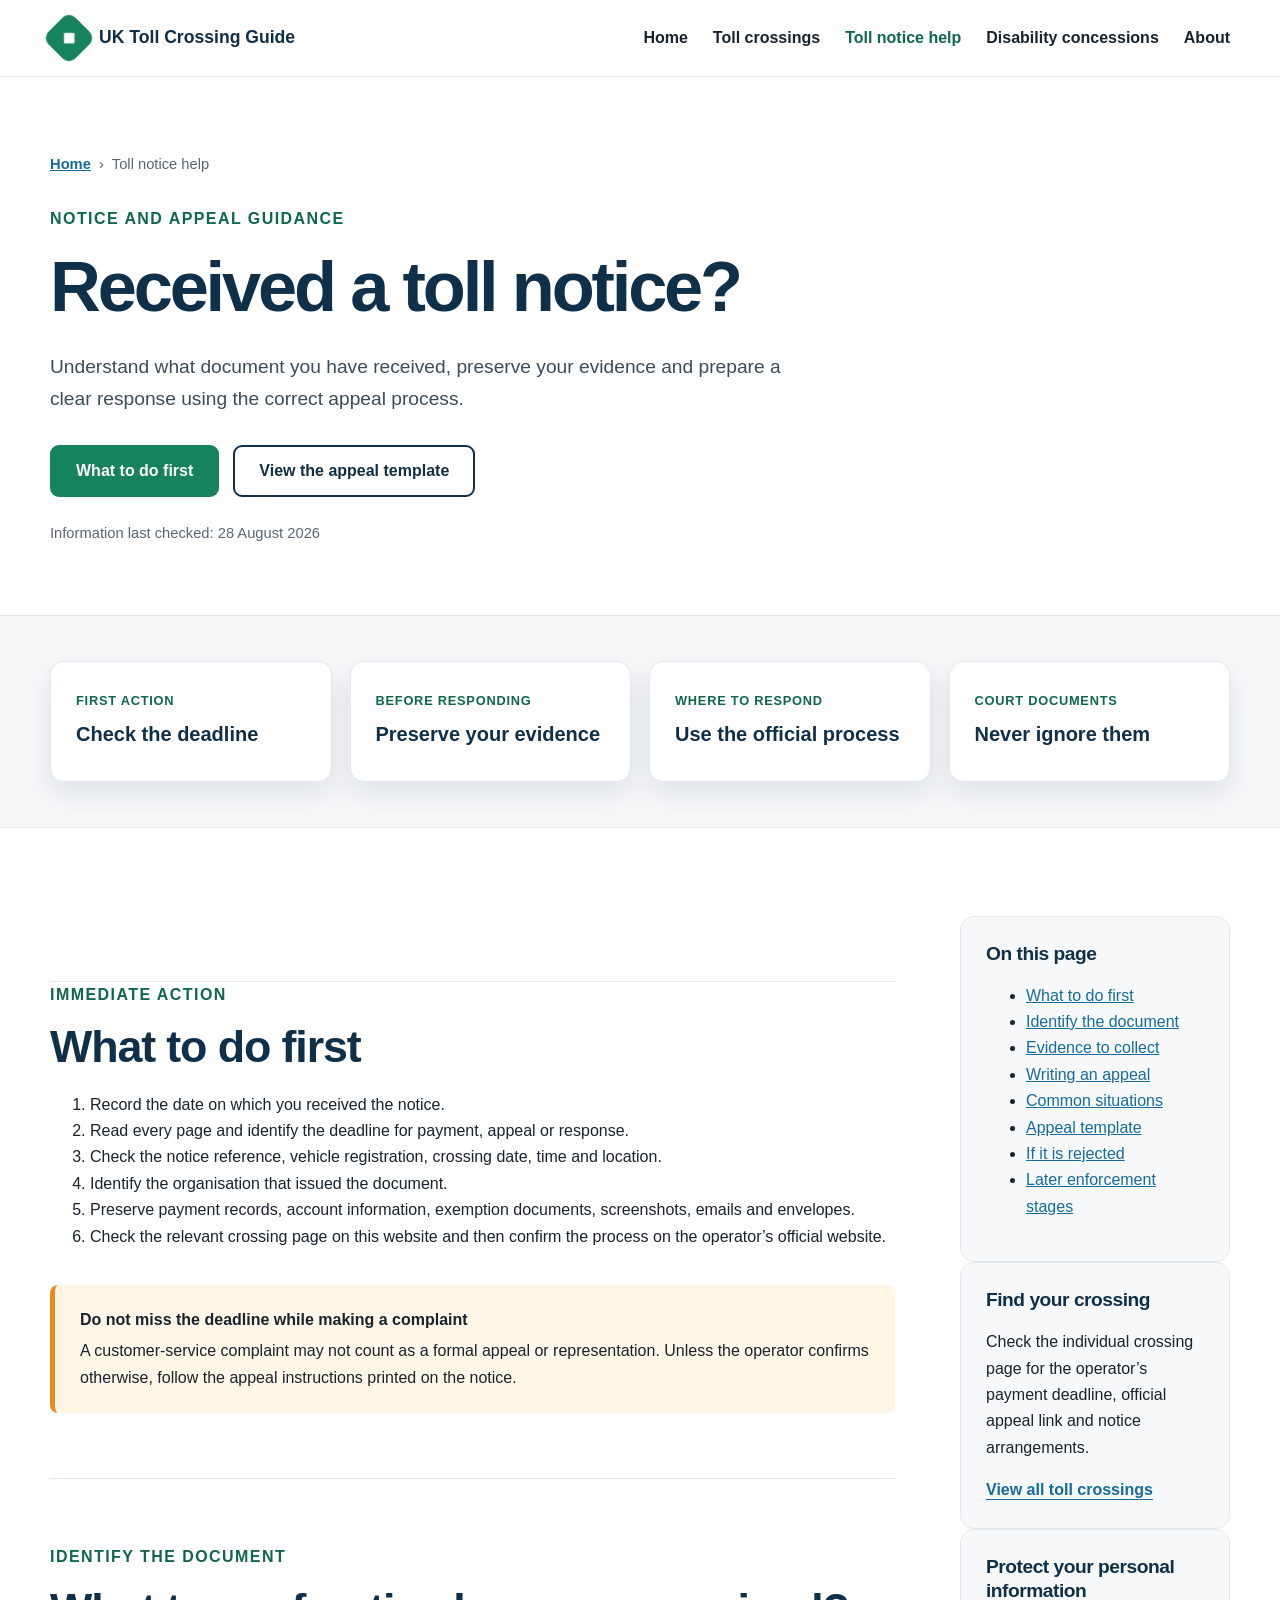
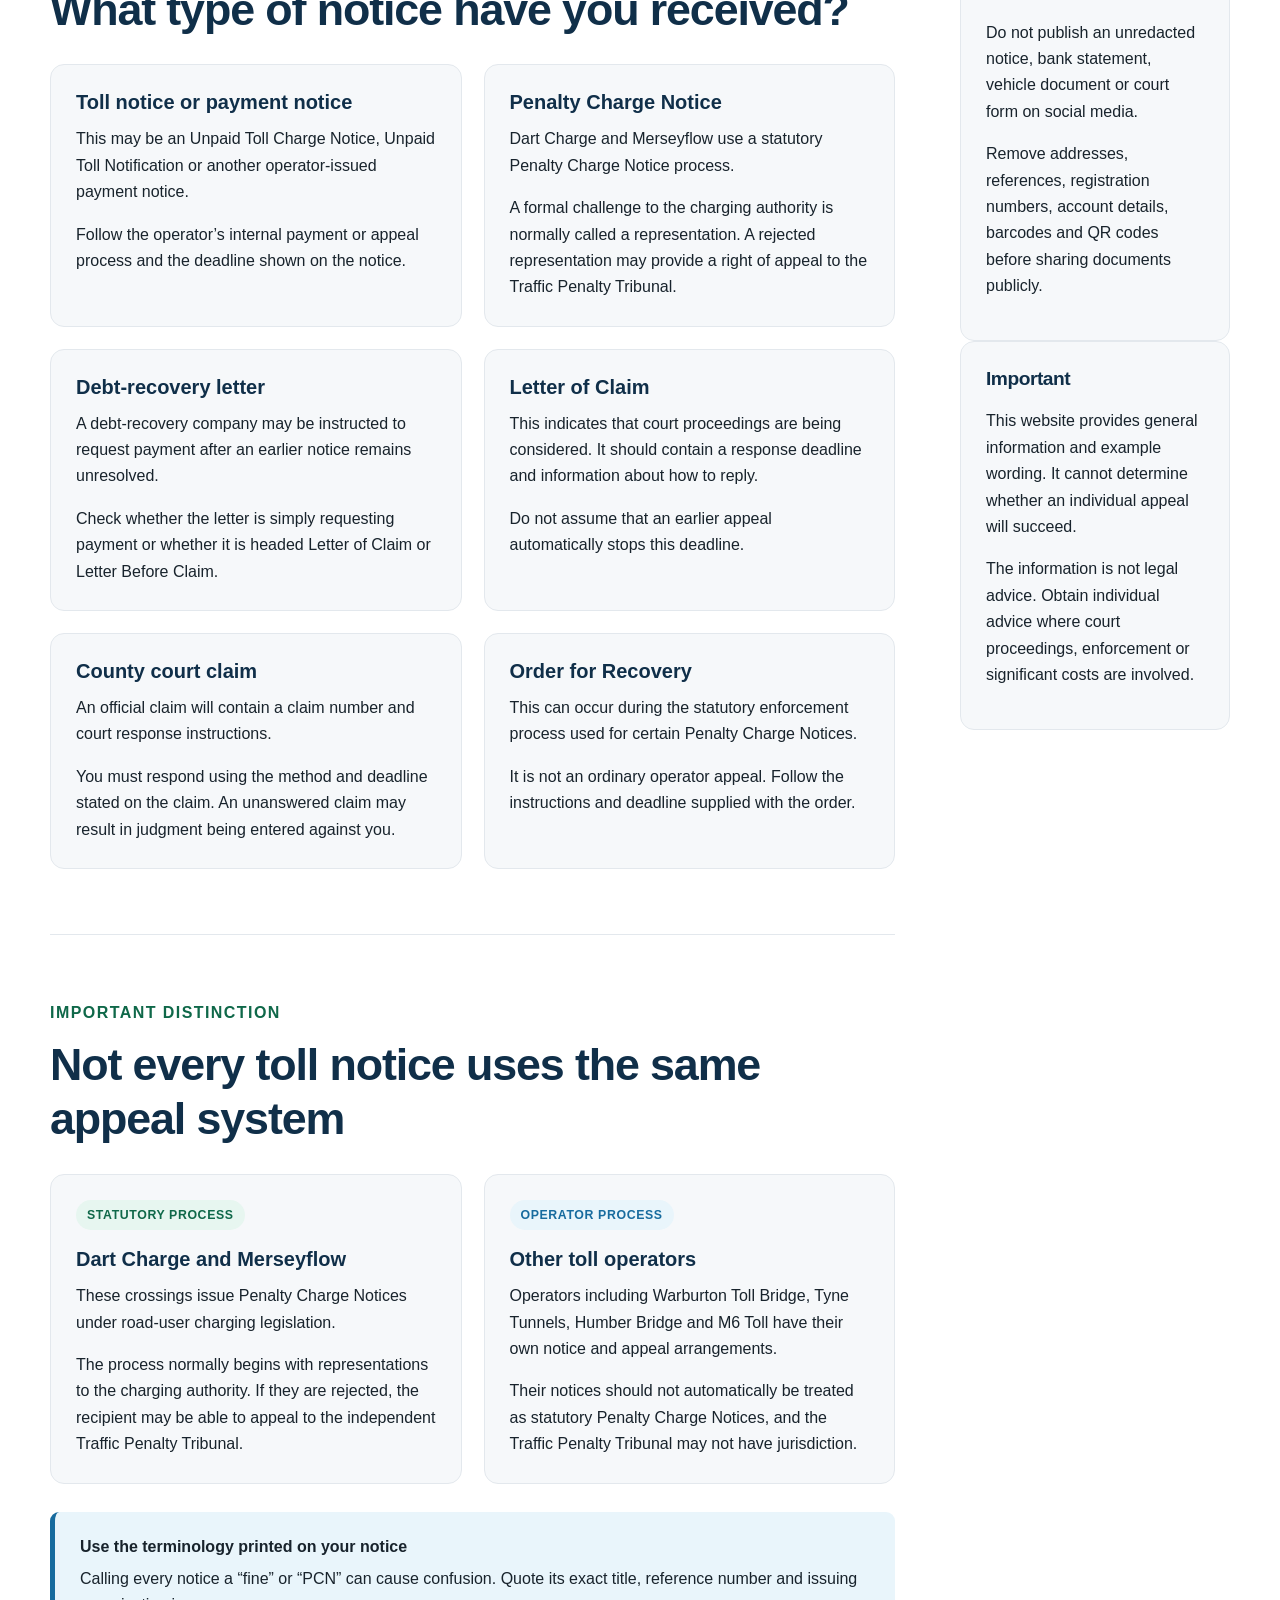
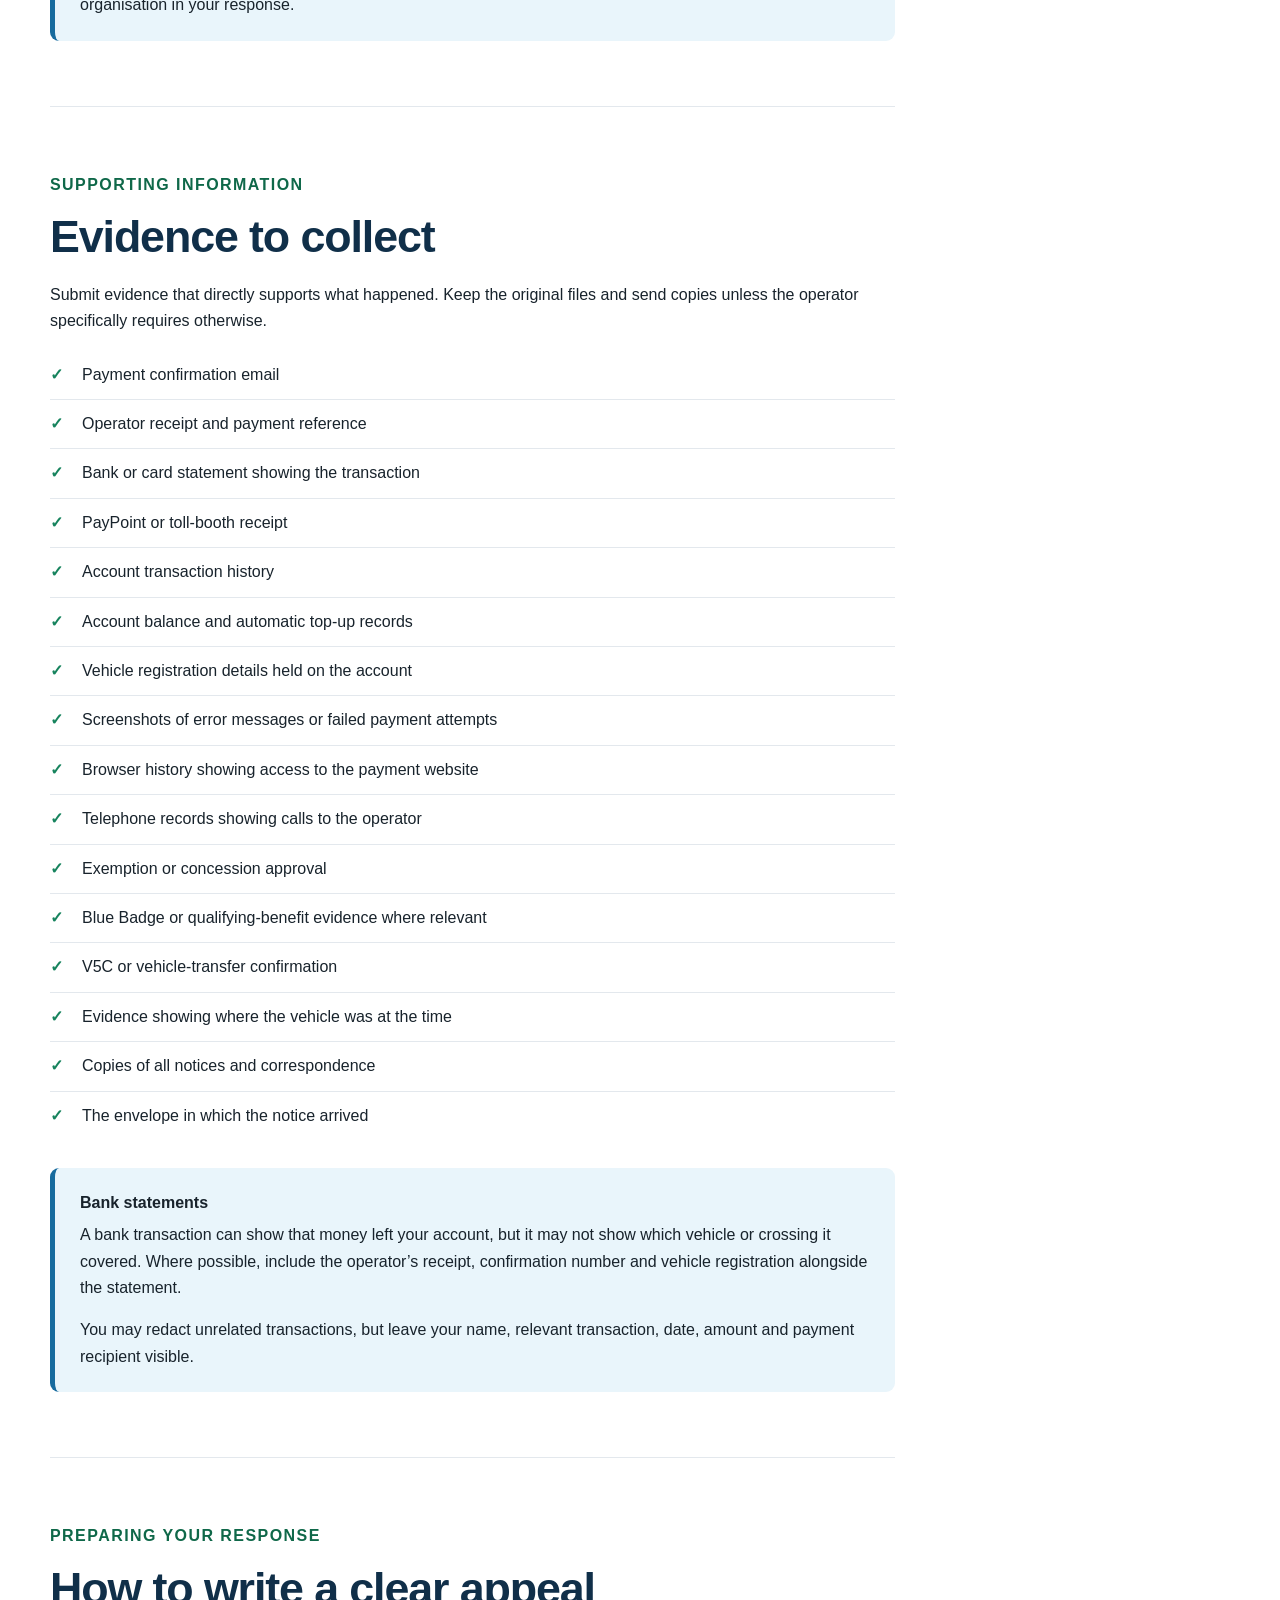
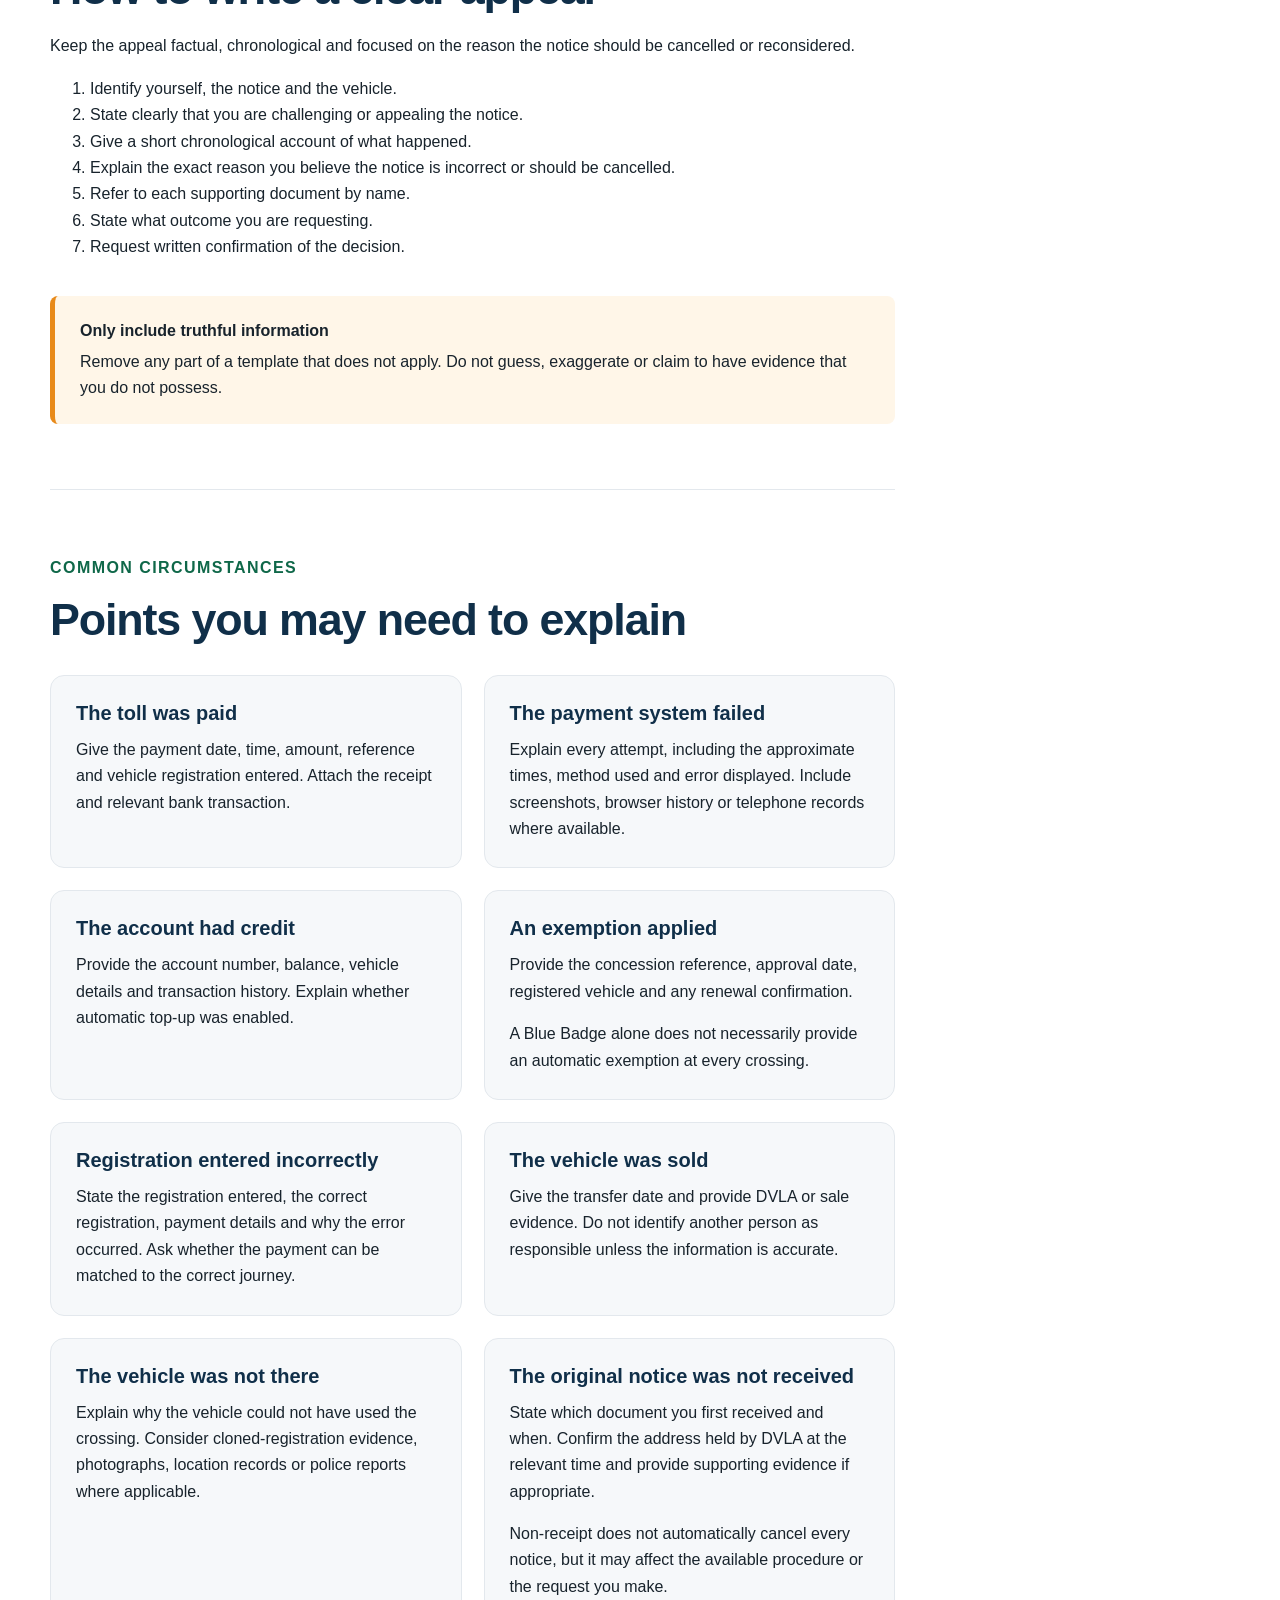
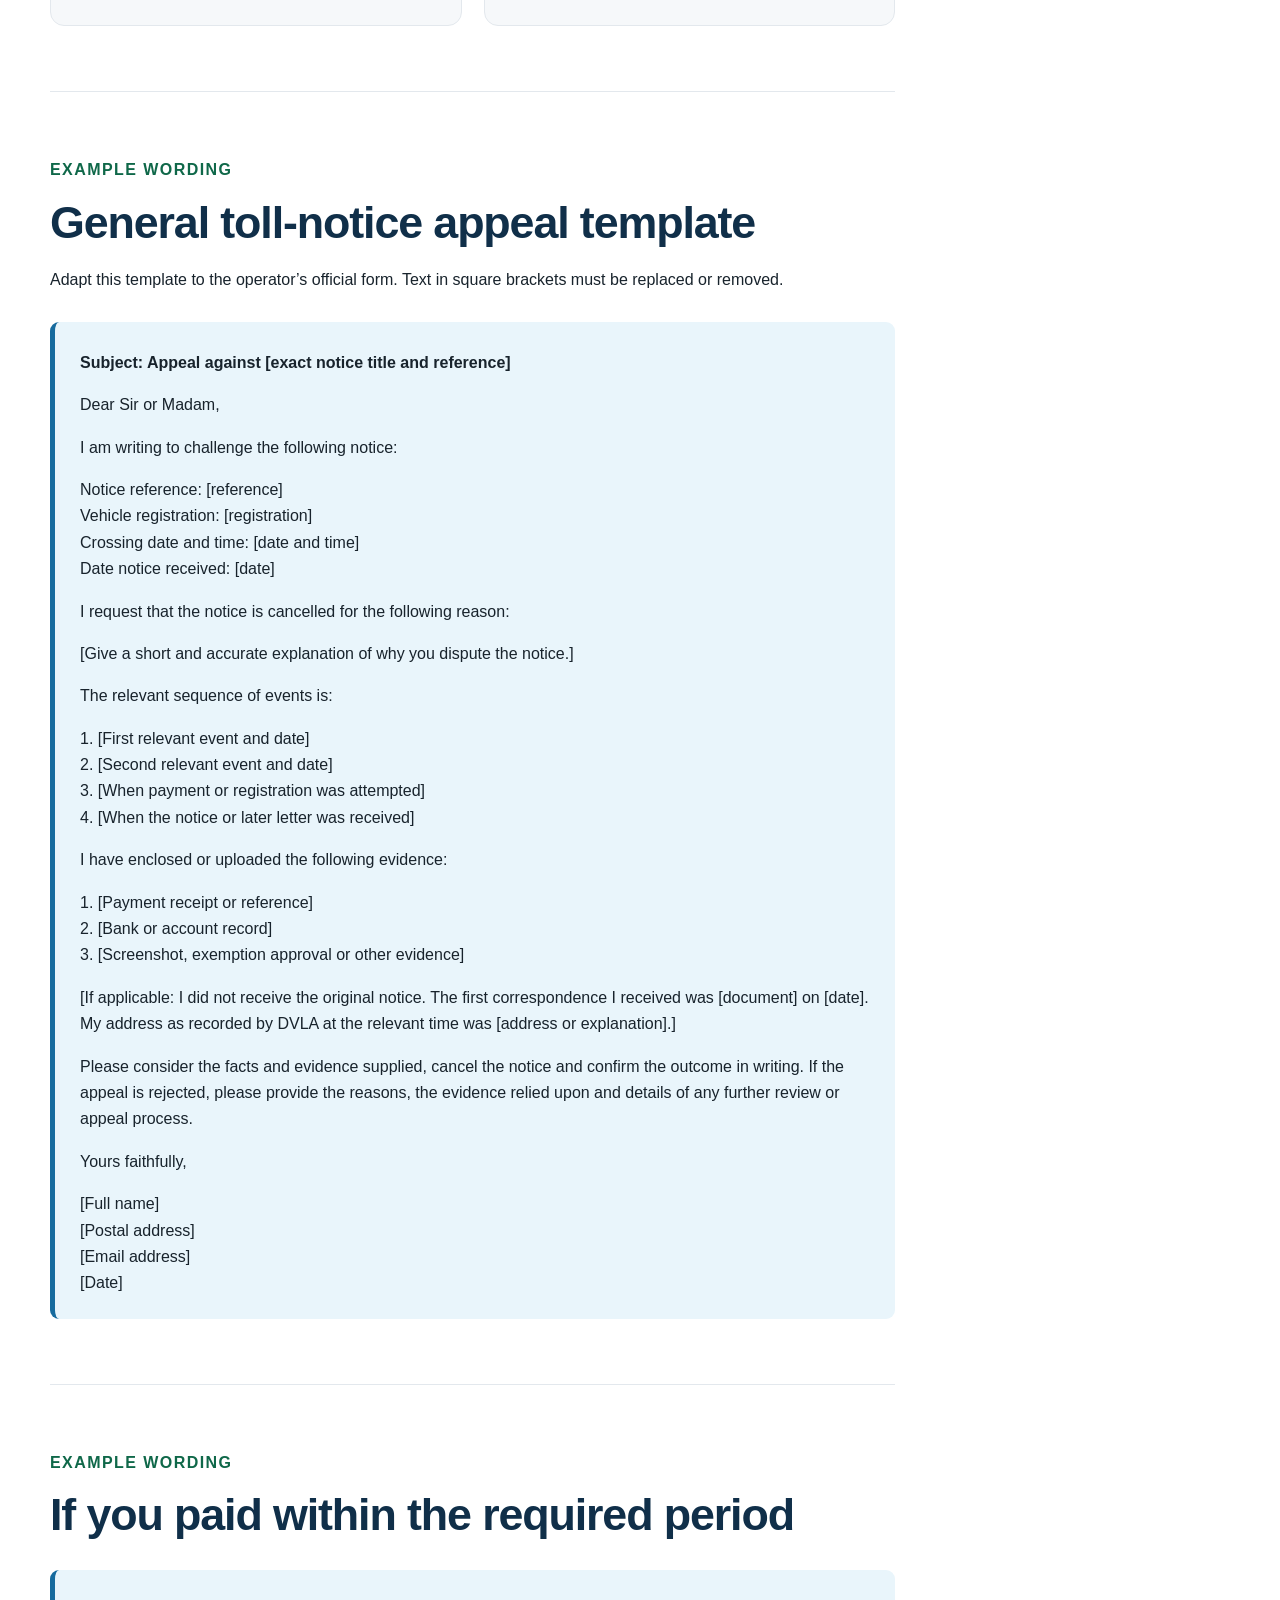
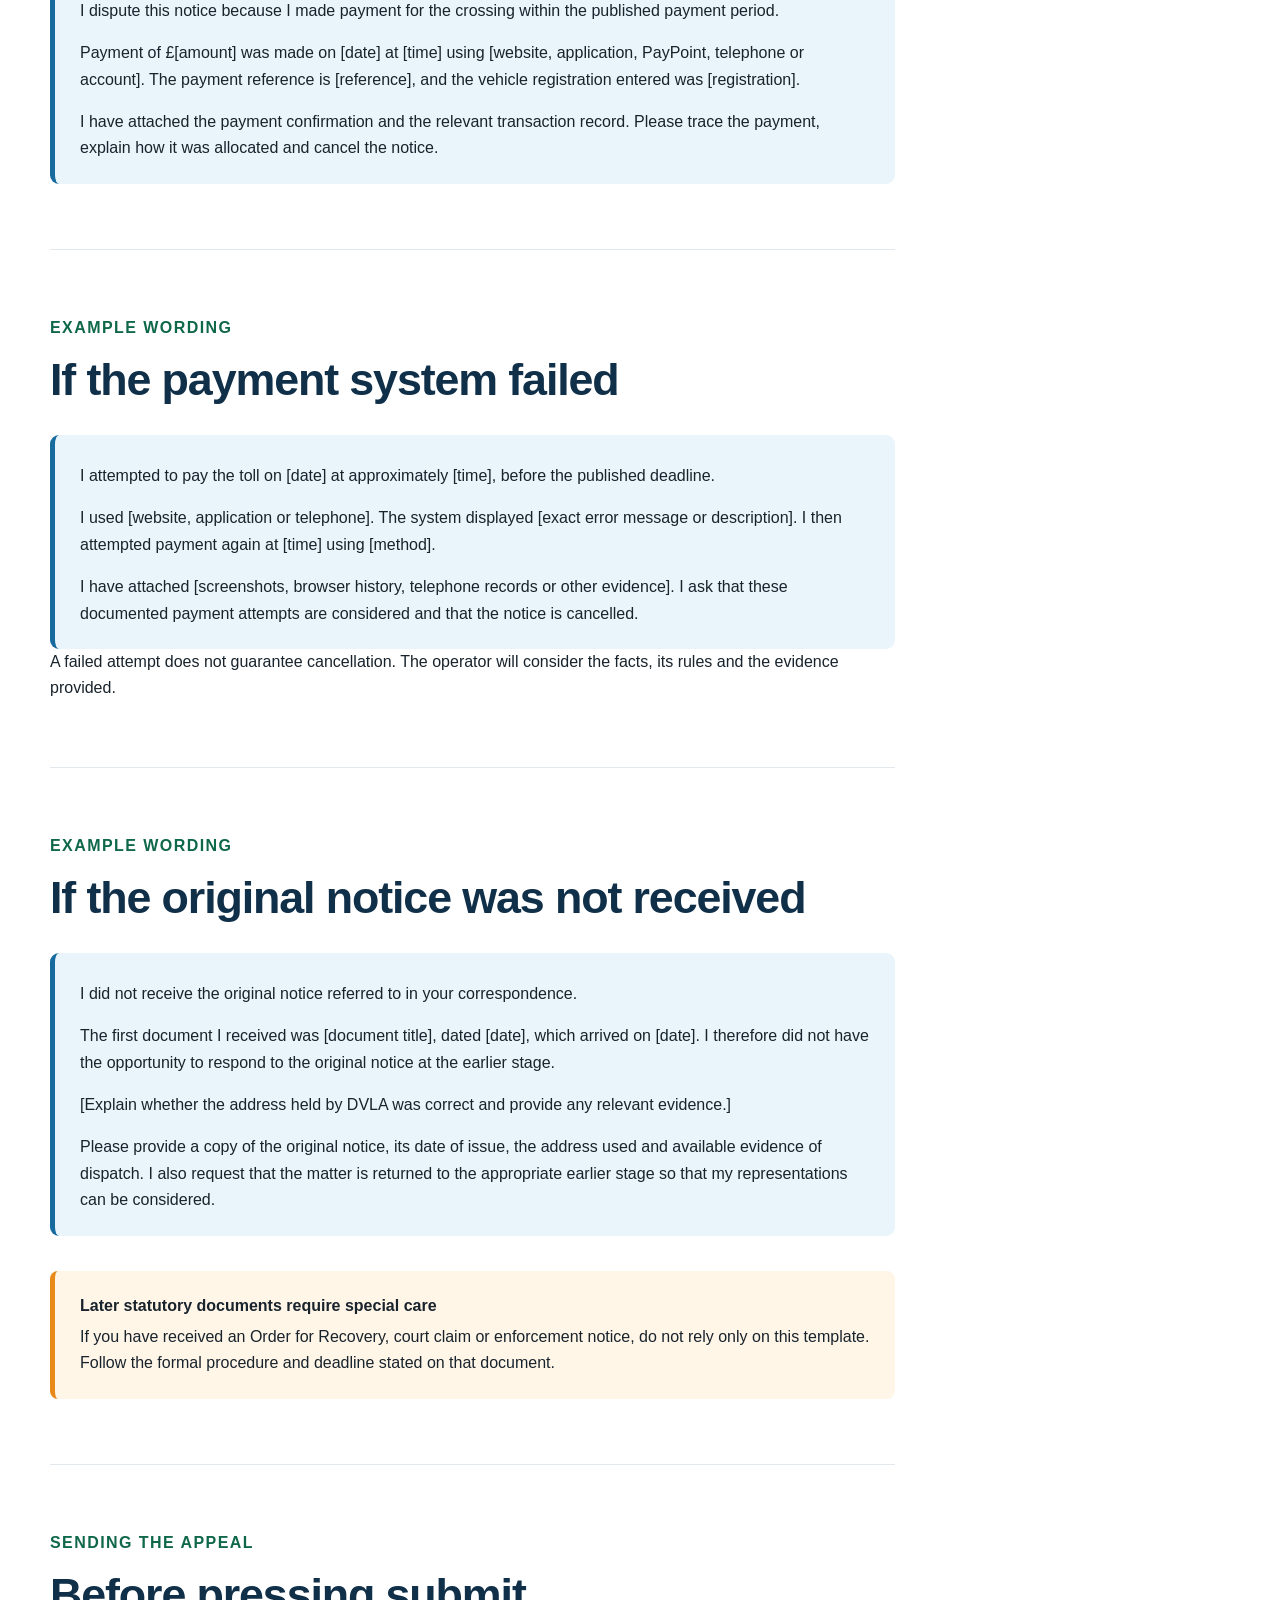
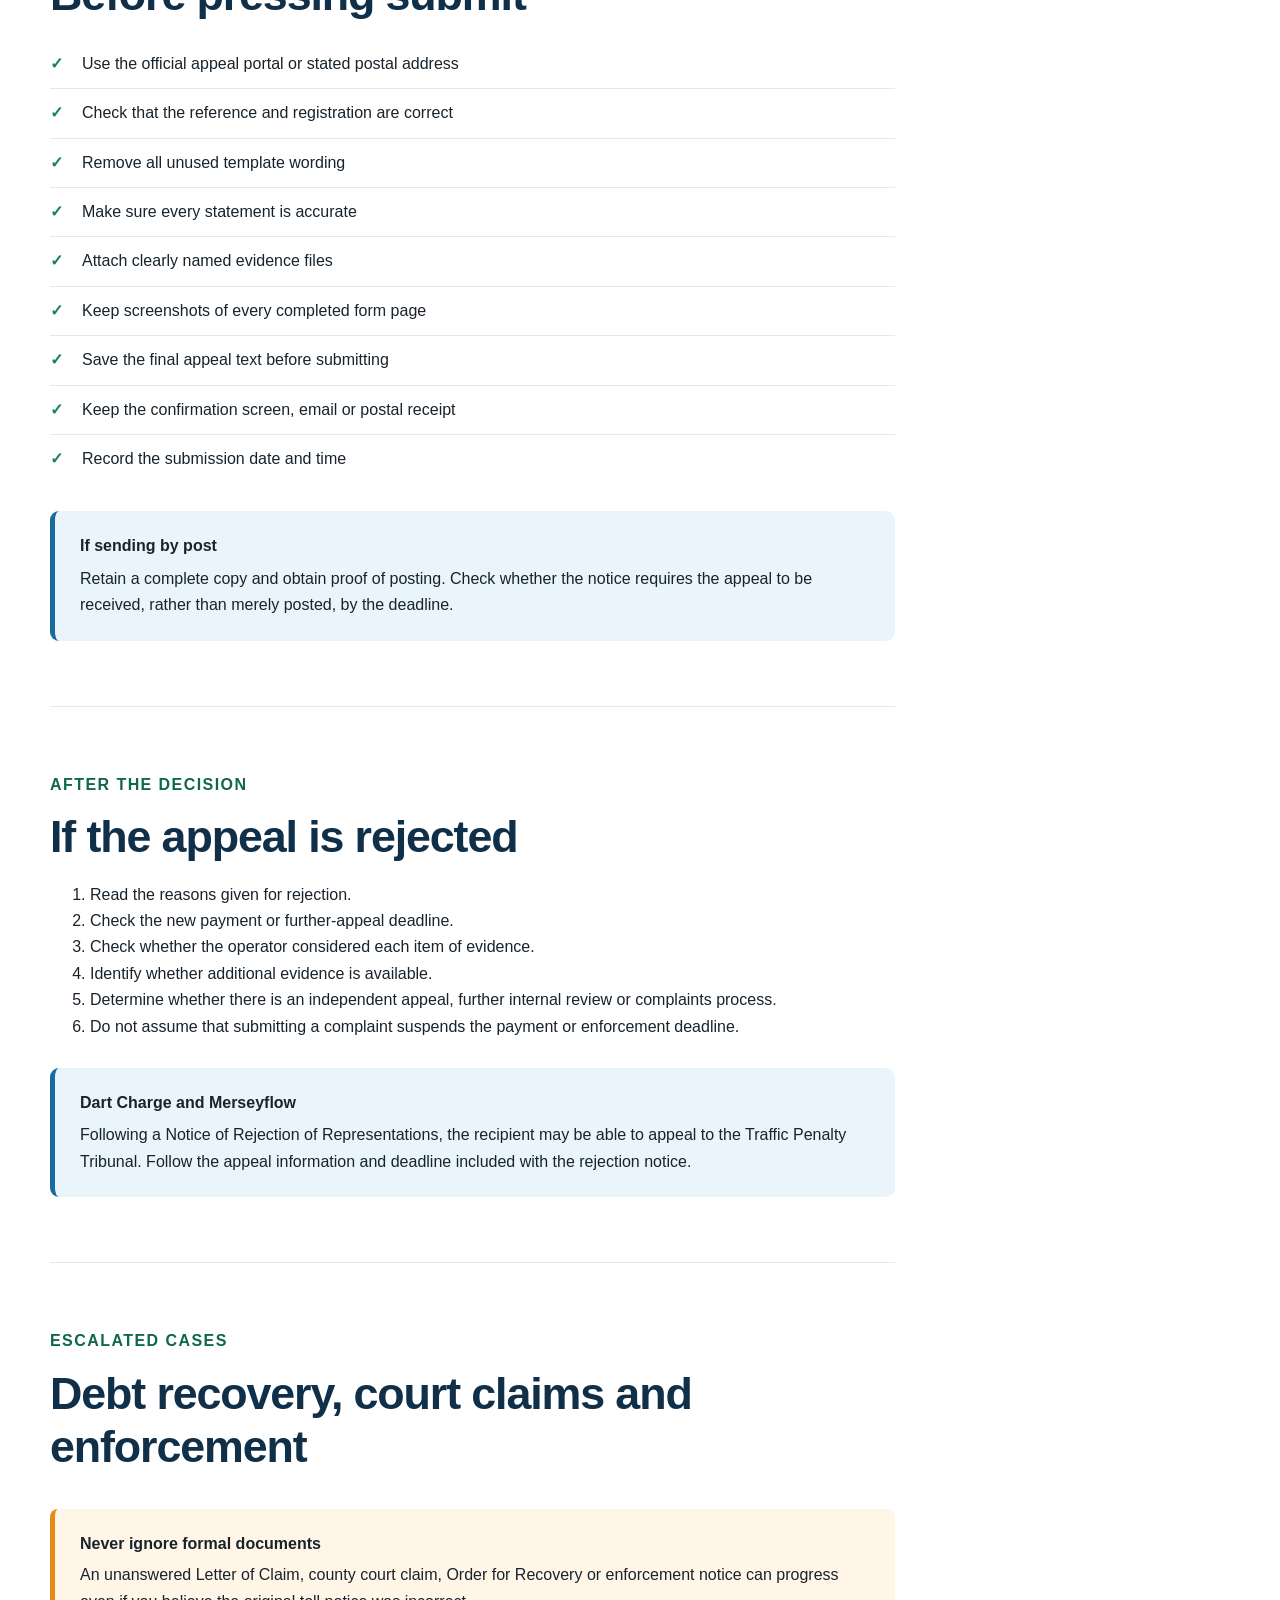
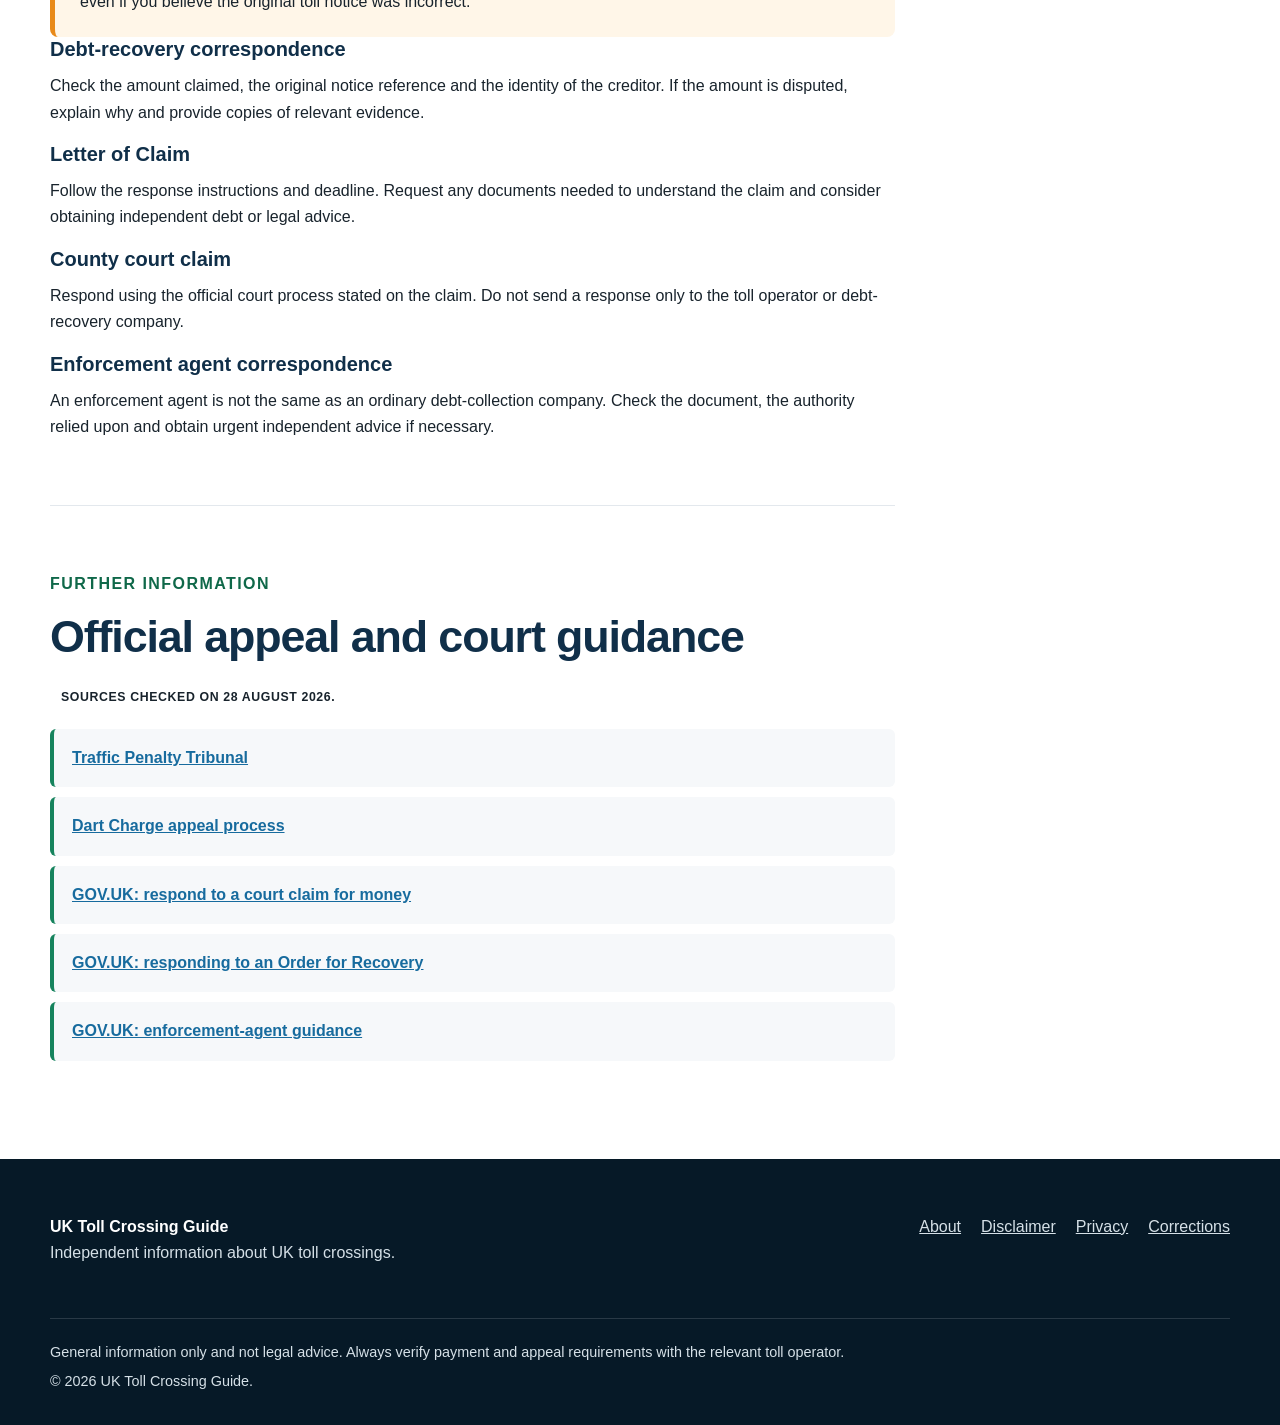
<file: toll-notice-help.html>
<!doctype html>
<html lang="en-GB">
<head>
  <meta charset="utf-8">
  <meta name="viewport" content="width=device-width, initial-scale=1">

  <meta name="description"
    content="Independent guidance on responding to UK toll notices, preserving evidence and preparing an appeal or representation.">

  <meta name="theme-color" content="#123b5d">

  <title>Toll notice and appeal help | UK Toll Crossing Guide</title>

  <link rel="stylesheet" href="css/style.css">
</head>

<body>

  <a class="skip-link" href="#main-content">
    Skip to main content
  </a>

  <header class="site-header">
    <div class="container header-content">

      <a class="site-logo" href="index.html">
        <span class="logo-icon" aria-hidden="true">◆</span>
        <span>UK Toll Crossing Guide</span>
      </a>

      <button class="menu-toggle" type="button"
        aria-label="Open navigation menu"
        aria-expanded="false"
        aria-controls="main-navigation">
        ☰
      </button>

      <nav id="main-navigation"
        class="main-navigation"
        aria-label="Main navigation">

        <a href="index.html">Home</a>
        <a href="toll-crossings.html">Toll crossings</a>
        <a href="toll-notice-help.html" aria-current="page">
          Toll notice help
        </a>
        <a href="index.html#concessions">
          Disability concessions
        </a>
        <a href="index.html#about">About</a>

      </nav>
    </div>
  </header>

  <main id="main-content">

    <section class="crossing-hero">
      <div class="container">

        <nav class="breadcrumbs" aria-label="Breadcrumb">
          <a href="index.html">Home</a>
          <span aria-hidden="true">›</span>
          <span>Toll notice help</span>
        </nav>

        <p class="eyebrow">Notice and appeal guidance</p>

        <h1>Received a toll notice?</h1>

        <p class="hero-introduction">
          Understand what document you have received, preserve your evidence
          and prepare a clear response using the correct appeal process.
        </p>

        <div class="profile-actions">
          <a class="button button-primary" href="#first-steps">
            What to do first
          </a>

          <a class="button button-secondary" href="#appeal-template">
            View the appeal template
          </a>
        </div>

        <p class="last-checked">
          Information last checked: 28 August 2026
        </p>

      </div>
    </section>

    <section class="profile-summary-section">
      <div class="container profile-summary-grid">

        <div class="summary-card">
          <span class="summary-label">First action</span>
          <strong>Check the deadline</strong>
        </div>

        <div class="summary-card">
          <span class="summary-label">Before responding</span>
          <strong>Preserve your evidence</strong>
        </div>

        <div class="summary-card">
          <span class="summary-label">Where to respond</span>
          <strong>Use the official process</strong>
        </div>

        <div class="summary-card">
          <span class="summary-label">Court documents</span>
          <strong>Never ignore them</strong>
        </div>

      </div>
    </section>

    <section class="section">
      <div class="container profile-layout">

        <div class="profile-content">

          <section id="first-steps" class="profile-section">
            <p class="eyebrow">Immediate action</p>
            <h2>What to do first</h2>

            <ol>
              <li>
                Record the date on which you received the notice.
              </li>

              <li>
                Read every page and identify the deadline for payment,
                appeal or response.
              </li>

              <li>
                Check the notice reference, vehicle registration, crossing
                date, time and location.
              </li>

              <li>
                Identify the organisation that issued the document.
              </li>

              <li>
                Preserve payment records, account information, exemption
                documents, screenshots, emails and envelopes.
              </li>

              <li>
                Check the relevant crossing page on this website and then
                confirm the process on the operator’s official website.
              </li>
            </ol>

            <div class="warning-panel">
              <strong>Do not miss the deadline while making a complaint</strong>

              <p>
                A customer-service complaint may not count as a formal appeal
                or representation. Unless the operator confirms otherwise,
                follow the appeal instructions printed on the notice.
              </p>
            </div>
          </section>

          <section id="identify-document" class="profile-section">
            <p class="eyebrow">Identify the document</p>
            <h2>What type of notice have you received?</h2>

            <div class="comparison-grid">

              <article class="comparison-card">
                <h3>Toll notice or payment notice</h3>

                <p>
                  This may be an Unpaid Toll Charge Notice, Unpaid Toll
                  Notification or another operator-issued payment notice.
                </p>

                <p>
                  Follow the operator’s internal payment or appeal process
                  and the deadline shown on the notice.
                </p>
              </article>

              <article class="comparison-card">
                <h3>Penalty Charge Notice</h3>

                <p>
                  Dart Charge and Merseyflow use a statutory Penalty Charge
                  Notice process.
                </p>

                <p>
                  A formal challenge to the charging authority is normally
                  called a representation. A rejected representation may
                  provide a right of appeal to the Traffic Penalty Tribunal.
                </p>
              </article>

              <article class="comparison-card">
                <h3>Debt-recovery letter</h3>

                <p>
                  A debt-recovery company may be instructed to request
                  payment after an earlier notice remains unresolved.
                </p>

                <p>
                  Check whether the letter is simply requesting payment or
                  whether it is headed Letter of Claim or Letter Before Claim.
                </p>
              </article>

              <article class="comparison-card">
                <h3>Letter of Claim</h3>

                <p>
                  This indicates that court proceedings are being considered.
                  It should contain a response deadline and information about
                  how to reply.
                </p>

                <p>
                  Do not assume that an earlier appeal automatically stops
                  this deadline.
                </p>
              </article>

              <article class="comparison-card">
                <h3>County court claim</h3>

                <p>
                  An official claim will contain a claim number and court
                  response instructions.
                </p>

                <p>
                  You must respond using the method and deadline stated on
                  the claim. An unanswered claim may result in judgment being
                  entered against you.
                </p>
              </article>

              <article class="comparison-card">
                <h3>Order for Recovery</h3>

                <p>
                  This can occur during the statutory enforcement process
                  used for certain Penalty Charge Notices.
                </p>

                <p>
                  It is not an ordinary operator appeal. Follow the
                  instructions and deadline supplied with the order.
                </p>
              </article>

            </div>
          </section>

          <section id="different-processes" class="profile-section">
            <p class="eyebrow">Important distinction</p>
            <h2>Not every toll notice uses the same appeal system</h2>

            <div class="comparison-grid">

              <article class="comparison-card">
                <span class="source-label legal-label">
                  Statutory process
                </span>

                <h3>Dart Charge and Merseyflow</h3>

                <p>
                  These crossings issue Penalty Charge Notices under road-user
                  charging legislation.
                </p>

                <p>
                  The process normally begins with representations to the
                  charging authority. If they are rejected, the recipient
                  may be able to appeal to the independent Traffic Penalty
                  Tribunal.
                </p>
              </article>

              <article class="comparison-card">
                <span class="source-label official-label">
                  Operator process
                </span>

                <h3>Other toll operators</h3>

                <p>
                  Operators including Warburton Toll Bridge, Tyne Tunnels,
                  Humber Bridge and M6 Toll have their own notice and
                  appeal arrangements.
                </p>

                <p>
                  Their notices should not automatically be treated as
                  statutory Penalty Charge Notices, and the Traffic Penalty
                  Tribunal may not have jurisdiction.
                </p>
              </article>

            </div>

            <div class="information-panel">
              <strong>Use the terminology printed on your notice</strong>

              <p>
                Calling every notice a “fine” or “PCN” can cause confusion.
                Quote its exact title, reference number and issuing
                organisation in your response.
              </p>
            </div>
          </section>

          <section id="evidence" class="profile-section">
            <p class="eyebrow">Supporting information</p>
            <h2>Evidence to collect</h2>

            <p>
              Submit evidence that directly supports what happened. Keep the
              original files and send copies unless the operator specifically
              requires otherwise.
            </p>

            <ul class="checklist">
              <li>Payment confirmation email</li>
              <li>Operator receipt and payment reference</li>
              <li>Bank or card statement showing the transaction</li>
              <li>PayPoint or toll-booth receipt</li>
              <li>Account transaction history</li>
              <li>Account balance and automatic top-up records</li>
              <li>Vehicle registration details held on the account</li>
              <li>Screenshots of error messages or failed payment attempts</li>
              <li>Browser history showing access to the payment website</li>
              <li>Telephone records showing calls to the operator</li>
              <li>Exemption or concession approval</li>
              <li>Blue Badge or qualifying-benefit evidence where relevant</li>
              <li>V5C or vehicle-transfer confirmation</li>
              <li>Evidence showing where the vehicle was at the time</li>
              <li>Copies of all notices and correspondence</li>
              <li>The envelope in which the notice arrived</li>
            </ul>

            <div class="information-panel">
              <strong>Bank statements</strong>

              <p>
                A bank transaction can show that money left your account,
                but it may not show which vehicle or crossing it covered.
                Where possible, include the operator’s receipt, confirmation
                number and vehicle registration alongside the statement.
              </p>

              <p>
                You may redact unrelated transactions, but leave your name,
                relevant transaction, date, amount and payment recipient
                visible.
              </p>
            </div>
          </section>

          <section id="writing-appeal" class="profile-section">
            <p class="eyebrow">Preparing your response</p>
            <h2>How to write a clear appeal</h2>

            <p>
              Keep the appeal factual, chronological and focused on the
              reason the notice should be cancelled or reconsidered.
            </p>

            <ol>
              <li>
                Identify yourself, the notice and the vehicle.
              </li>

              <li>
                State clearly that you are challenging or appealing the
                notice.
              </li>

              <li>
                Give a short chronological account of what happened.
              </li>

              <li>
                Explain the exact reason you believe the notice is incorrect
                or should be cancelled.
              </li>

              <li>
                Refer to each supporting document by name.
              </li>

              <li>
                State what outcome you are requesting.
              </li>

              <li>
                Request written confirmation of the decision.
              </li>
            </ol>

            <div class="warning-panel">
              <strong>Only include truthful information</strong>

              <p>
                Remove any part of a template that does not apply. Do not
                guess, exaggerate or claim to have evidence that you do not
                possess.
              </p>
            </div>
          </section>

          <section id="common-situations" class="profile-section">
            <p class="eyebrow">Common circumstances</p>
            <h2>Points you may need to explain</h2>

            <div class="comparison-grid">

              <article class="comparison-card">
                <h3>The toll was paid</h3>

                <p>
                  Give the payment date, time, amount, reference and vehicle
                  registration entered. Attach the receipt and relevant bank
                  transaction.
                </p>
              </article>

              <article class="comparison-card">
                <h3>The payment system failed</h3>

                <p>
                  Explain every attempt, including the approximate times,
                  method used and error displayed. Include screenshots,
                  browser history or telephone records where available.
                </p>
              </article>

              <article class="comparison-card">
                <h3>The account had credit</h3>

                <p>
                  Provide the account number, balance, vehicle details and
                  transaction history. Explain whether automatic top-up was
                  enabled.
                </p>
              </article>

              <article class="comparison-card">
                <h3>An exemption applied</h3>

                <p>
                  Provide the concession reference, approval date, registered
                  vehicle and any renewal confirmation.
                </p>

                <p>
                  A Blue Badge alone does not necessarily provide an
                  automatic exemption at every crossing.
                </p>
              </article>

              <article class="comparison-card">
                <h3>Registration entered incorrectly</h3>

                <p>
                  State the registration entered, the correct registration,
                  payment details and why the error occurred. Ask whether
                  the payment can be matched to the correct journey.
                </p>
              </article>

              <article class="comparison-card">
                <h3>The vehicle was sold</h3>

                <p>
                  Give the transfer date and provide DVLA or sale evidence.
                  Do not identify another person as responsible unless the
                  information is accurate.
                </p>
              </article>

              <article class="comparison-card">
                <h3>The vehicle was not there</h3>

                <p>
                  Explain why the vehicle could not have used the crossing.
                  Consider cloned-registration evidence, photographs,
                  location records or police reports where applicable.
                </p>
              </article>

              <article class="comparison-card">
                <h3>The original notice was not received</h3>

                <p>
                  State which document you first received and when. Confirm
                  the address held by DVLA at the relevant time and provide
                  supporting evidence if appropriate.
                </p>

                <p>
                  Non-receipt does not automatically cancel every notice,
                  but it may affect the available procedure or the request
                  you make.
                </p>
              </article>

            </div>
          </section>

          <section id="appeal-template" class="profile-section">
            <p class="eyebrow">Example wording</p>
            <h2>General toll-notice appeal template</h2>

            <p>
              Adapt this template to the operator’s official form. Text in
              square brackets must be replaced or removed.
            </p>

            <div class="information-panel">

              <p>
                <strong>
                  Subject: Appeal against [exact notice title and reference]
                </strong>
              </p>

              <p>
                Dear Sir or Madam,
              </p>

              <p>
                I am writing to challenge the following notice:
              </p>

              <p>
                Notice reference: [reference]<br>
                Vehicle registration: [registration]<br>
                Crossing date and time: [date and time]<br>
                Date notice received: [date]
              </p>

              <p>
                I request that the notice is cancelled for the following
                reason:
              </p>

              <p>
                [Give a short and accurate explanation of why you dispute
                the notice.]
              </p>

              <p>
                The relevant sequence of events is:
              </p>

              <p>
                1. [First relevant event and date]<br>
                2. [Second relevant event and date]<br>
                3. [When payment or registration was attempted]<br>
                4. [When the notice or later letter was received]
              </p>

              <p>
                I have enclosed or uploaded the following evidence:
              </p>

              <p>
                1. [Payment receipt or reference]<br>
                2. [Bank or account record]<br>
                3. [Screenshot, exemption approval or other evidence]
              </p>

              <p>
                [If applicable: I did not receive the original notice. The
                first correspondence I received was [document] on [date].
                My address as recorded by DVLA at the relevant time was
                [address or explanation].]
              </p>

              <p>
                Please consider the facts and evidence supplied, cancel the
                notice and confirm the outcome in writing. If the appeal is
                rejected, please provide the reasons, the evidence relied
                upon and details of any further review or appeal process.
              </p>

              <p>
                Yours faithfully,
              </p>

              <p>
                [Full name]<br>
                [Postal address]<br>
                [Email address]<br>
                [Date]
              </p>

            </div>
          </section>

          <section id="paid-template" class="profile-section">
            <p class="eyebrow">Example wording</p>
            <h2>If you paid within the required period</h2>

            <div class="information-panel">

              <p>
                I dispute this notice because I made payment for the crossing
                within the published payment period.
              </p>

              <p>
                Payment of £[amount] was made on [date] at [time] using
                [website, application, PayPoint, telephone or account].
                The payment reference is [reference], and the vehicle
                registration entered was [registration].
              </p>

              <p>
                I have attached the payment confirmation and the relevant
                transaction record. Please trace the payment, explain how it
                was allocated and cancel the notice.
              </p>

            </div>
          </section>

          <section id="system-failure-template" class="profile-section">
            <p class="eyebrow">Example wording</p>
            <h2>If the payment system failed</h2>

            <div class="information-panel">

              <p>
                I attempted to pay the toll on [date] at approximately
                [time], before the published deadline.
              </p>

              <p>
                I used [website, application or telephone]. The system
                displayed [exact error message or description]. I then
                attempted payment again at [time] using [method].
              </p>

              <p>
                I have attached [screenshots, browser history, telephone
                records or other evidence]. I ask that these documented
                payment attempts are considered and that the notice is
                cancelled.
              </p>

            </div>

            <p>
              A failed attempt does not guarantee cancellation. The operator
              will consider the facts, its rules and the evidence provided.
            </p>
          </section>

          <section id="no-original-notice-template"
            class="profile-section">

            <p class="eyebrow">Example wording</p>
            <h2>If the original notice was not received</h2>

            <div class="information-panel">

              <p>
                I did not receive the original notice referred to in your
                correspondence.
              </p>

              <p>
                The first document I received was [document title], dated
                [date], which arrived on [date]. I therefore did not have
                the opportunity to respond to the original notice at the
                earlier stage.
              </p>

              <p>
                [Explain whether the address held by DVLA was correct and
                provide any relevant evidence.]
              </p>

              <p>
                Please provide a copy of the original notice, its date of
                issue, the address used and available evidence of dispatch.
                I also request that the matter is returned to the appropriate
                earlier stage so that my representations can be considered.
              </p>

            </div>

            <div class="warning-panel">
              <strong>Later statutory documents require special care</strong>

              <p>
                If you have received an Order for Recovery, court claim or
                enforcement notice, do not rely only on this template. Follow
                the formal procedure and deadline stated on that document.
              </p>
            </div>
          </section>

          <section id="submitting" class="profile-section">
            <p class="eyebrow">Sending the appeal</p>
            <h2>Before pressing submit</h2>

            <ul class="checklist">
              <li>Use the official appeal portal or stated postal address</li>
              <li>Check that the reference and registration are correct</li>
              <li>Remove all unused template wording</li>
              <li>Make sure every statement is accurate</li>
              <li>Attach clearly named evidence files</li>
              <li>Keep screenshots of every completed form page</li>
              <li>Save the final appeal text before submitting</li>
              <li>Keep the confirmation screen, email or postal receipt</li>
              <li>Record the submission date and time</li>
            </ul>

            <div class="information-panel">
              <strong>If sending by post</strong>

              <p>
                Retain a complete copy and obtain proof of posting. Check
                whether the notice requires the appeal to be received, rather
                than merely posted, by the deadline.
              </p>
            </div>
          </section>

          <section id="rejected" class="profile-section">
            <p class="eyebrow">After the decision</p>
            <h2>If the appeal is rejected</h2>

            <ol>
              <li>Read the reasons given for rejection.</li>

              <li>
                Check the new payment or further-appeal deadline.
              </li>

              <li>
                Check whether the operator considered each item of evidence.
              </li>

              <li>
                Identify whether additional evidence is available.
              </li>

              <li>
                Determine whether there is an independent appeal, further
                internal review or complaints process.
              </li>

              <li>
                Do not assume that submitting a complaint suspends the
                payment or enforcement deadline.
              </li>
            </ol>

            <div class="information-panel">
              <strong>Dart Charge and Merseyflow</strong>

              <p>
                Following a Notice of Rejection of Representations, the
                recipient may be able to appeal to the Traffic Penalty
                Tribunal. Follow the appeal information and deadline included
                with the rejection notice.
              </p>
            </div>
          </section>

          <section id="later-stages" class="profile-section">
            <p class="eyebrow">Escalated cases</p>
            <h2>Debt recovery, court claims and enforcement</h2>

            <div class="warning-panel">
              <strong>Never ignore formal documents</strong>

              <p>
                An unanswered Letter of Claim, county court claim, Order for
                Recovery or enforcement notice can progress even if you
                believe the original toll notice was incorrect.
              </p>
            </div>

            <h3>Debt-recovery correspondence</h3>

            <p>
              Check the amount claimed, the original notice reference and
              the identity of the creditor. If the amount is disputed,
              explain why and provide copies of relevant evidence.
            </p>

            <h3>Letter of Claim</h3>

            <p>
              Follow the response instructions and deadline. Request any
              documents needed to understand the claim and consider obtaining
              independent debt or legal advice.
            </p>

            <h3>County court claim</h3>

            <p>
              Respond using the official court process stated on the claim.
              Do not send a response only to the toll operator or
              debt-recovery company.
            </p>

            <h3>Enforcement agent correspondence</h3>

            <p>
              An enforcement agent is not the same as an ordinary
              debt-collection company. Check the document, the authority
              relied upon and obtain urgent independent advice if necessary.
            </p>
          </section>

          <section id="official-sources" class="profile-section">
            <p class="eyebrow">Further information</p>
            <h2>Official appeal and court guidance</h2>

            <p class="source-label">
              Sources checked on 28 August 2026.
            </p>

            <ul class="source-list">
              <li>
                <a href="https://www.trafficpenaltytribunal.gov.uk/"
                  target="_blank"
                  rel="noopener noreferrer">
                  Traffic Penalty Tribunal
                  <span class="visually-hidden">(opens in a new tab)</span>
                </a>
              </li>

              <li>
                <a href="https://www.trafficpenaltytribunal.gov.uk/appeals-process-dart-charge/"
                  target="_blank"
                  rel="noopener noreferrer">
                  Dart Charge appeal process
                  <span class="visually-hidden">(opens in a new tab)</span>
                </a>
              </li>

              <li>
                <a href="https://www.gov.uk/respond-to-court-claim-for-money"
                  target="_blank"
                  rel="noopener noreferrer">
                  GOV.UK: respond to a court claim for money
                  <span class="visually-hidden">(opens in a new tab)</span>
                </a>
              </li>

              <li>
                <a href="https://www.gov.uk/appeal-against-a-penalty-charge-notice/court-order"
                  target="_blank"
                  rel="noopener noreferrer">
                  GOV.UK: responding to an Order for Recovery
                  <span class="visually-hidden">(opens in a new tab)</span>
                </a>
              </li>

              <li>
                <a href="https://www.gov.uk/your-rights-bailiffs"
                  target="_blank"
                  rel="noopener noreferrer">
                  GOV.UK: enforcement-agent guidance
                  <span class="visually-hidden">(opens in a new tab)</span>
                </a>
              </li>
            </ul>
          </section>

        </div>

        <aside class="profile-sidebar">

          <div class="sidebar-panel">
            <h2>On this page</h2>

            <ul>
              <li><a href="#first-steps">What to do first</a></li>
              <li><a href="#identify-document">Identify the document</a></li>
              <li><a href="#evidence">Evidence to collect</a></li>
              <li><a href="#writing-appeal">Writing an appeal</a></li>
              <li><a href="#common-situations">Common situations</a></li>
              <li><a href="#appeal-template">Appeal template</a></li>
              <li><a href="#rejected">If it is rejected</a></li>
              <li><a href="#later-stages">Later enforcement stages</a></li>
            </ul>
          </div>

          <div class="sidebar-panel">
            <h2>Find your crossing</h2>

            <p>
              Check the individual crossing page for the operator’s payment
              deadline, official appeal link and notice arrangements.
            </p>

            <a class="text-link" href="toll-crossings.html">
              View all toll crossings
            </a>
          </div>

          <div class="sidebar-panel">
            <h2>Protect your personal information</h2>

            <p>
              Do not publish an unredacted notice, bank statement, vehicle
              document or court form on social media.
            </p>

            <p>
              Remove addresses, references, registration numbers, account
              details, barcodes and QR codes before sharing documents
              publicly.
            </p>
          </div>

          <div class="sidebar-panel">
            <h2>Important</h2>

            <p>
              This website provides general information and example wording.
              It cannot determine whether an individual appeal will succeed.
            </p>

            <p>
              The information is not legal advice. Obtain individual advice
              where court proceedings, enforcement or significant costs are
              involved.
            </p>
          </div>

        </aside>

      </div>
    </section>

  </main>

  <footer class="site-footer">
    <div class="container footer-content">

      <div>
        <strong>UK Toll Crossing Guide</strong>
        <p>Independent information about UK toll crossings.</p>
      </div>

      <nav class="footer-navigation" aria-label="Footer navigation">
        <a href="index.html#about">About</a>
        <a href="disclaimer.html">Disclaimer</a>
        <a href="privacy.html">Privacy</a>
        <a href="corrections.html">Corrections</a>
      </nav>

    </div>

    <div class="container footer-legal">
      <p>
        General information only and not legal advice. Always verify payment
        and appeal requirements with the relevant toll operator.
      </p>

      <p>&copy; 2026 UK Toll Crossing Guide.</p>
    </div>
  </footer>

  <script>
    const menuButton = document.querySelector(".menu-toggle");
    const navigation = document.querySelector(".main-navigation");

    menuButton.addEventListener("click", () => {
      const isOpen =
        menuButton.getAttribute("aria-expanded") === "true";

      menuButton.setAttribute(
        "aria-expanded",
        String(!isOpen)
      );

      navigation.classList.toggle("navigation-open");
    });
  </script>

</body>
</html>
</file>
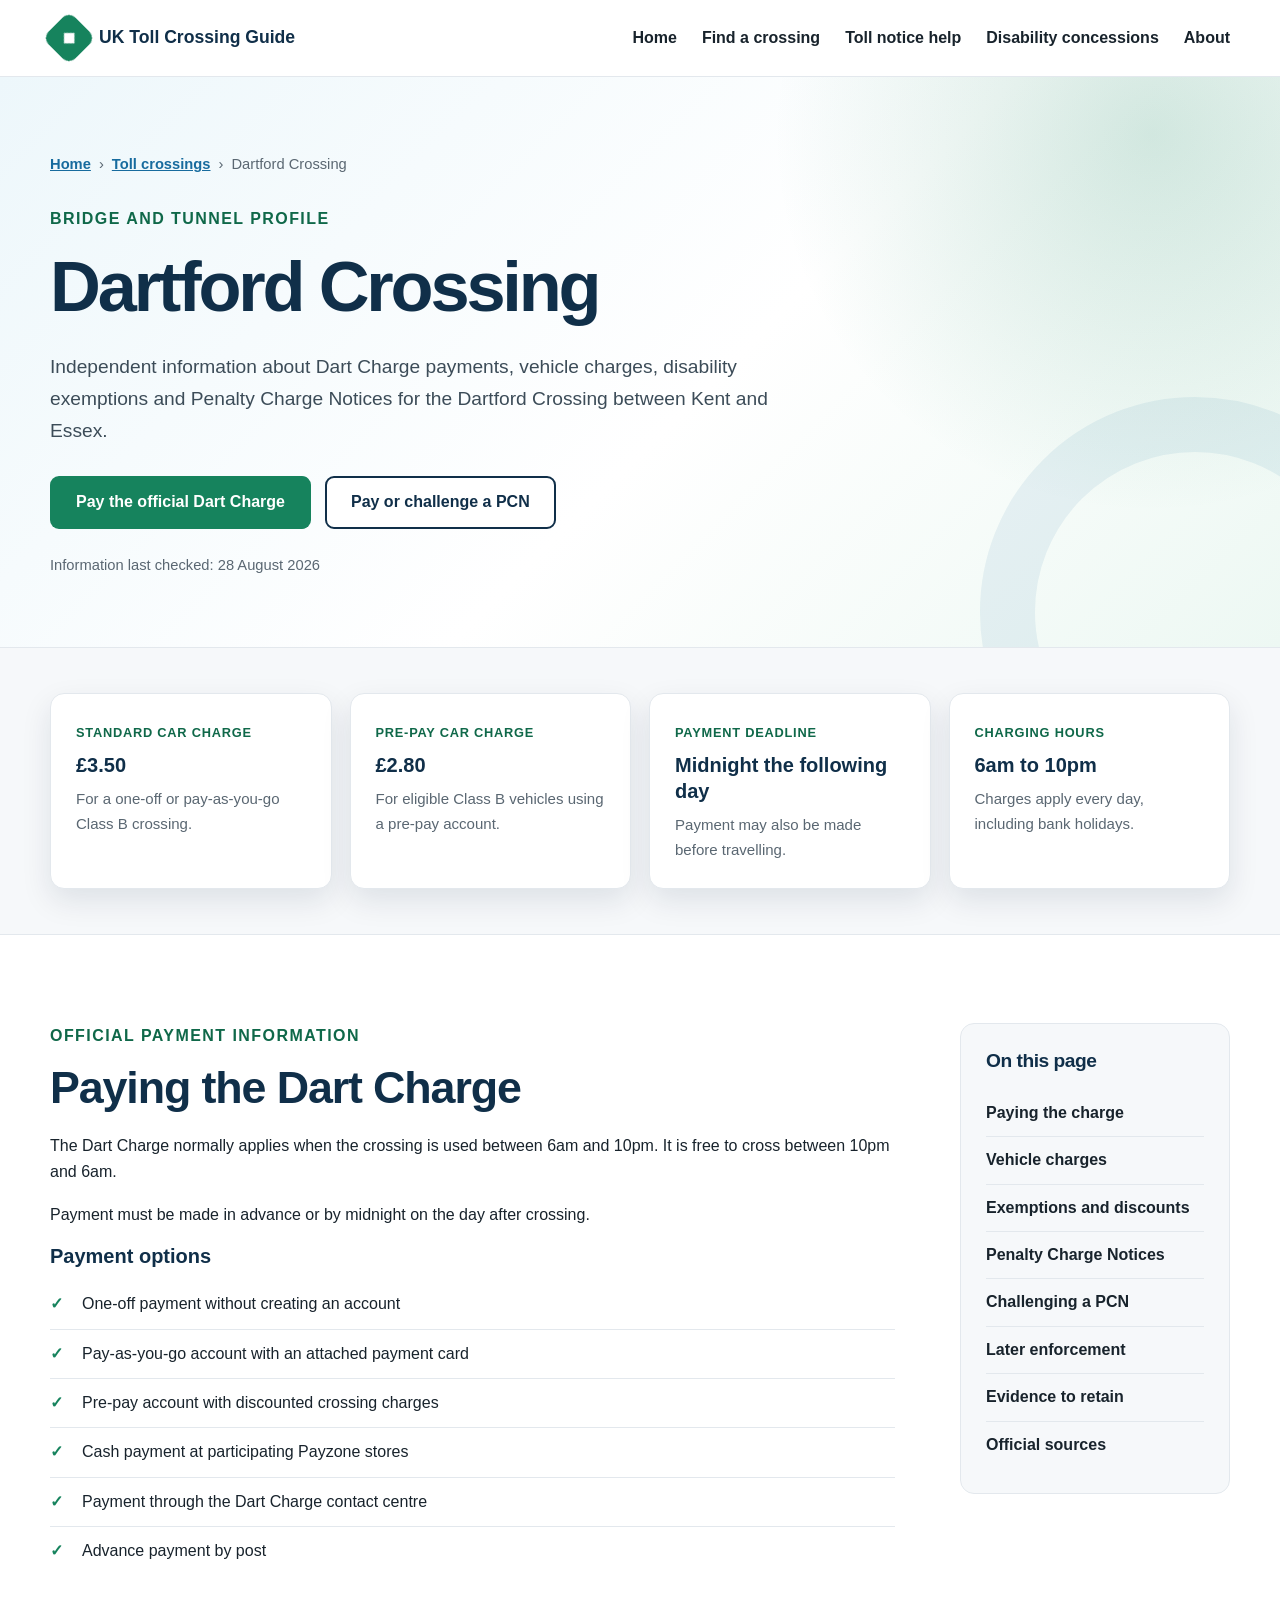
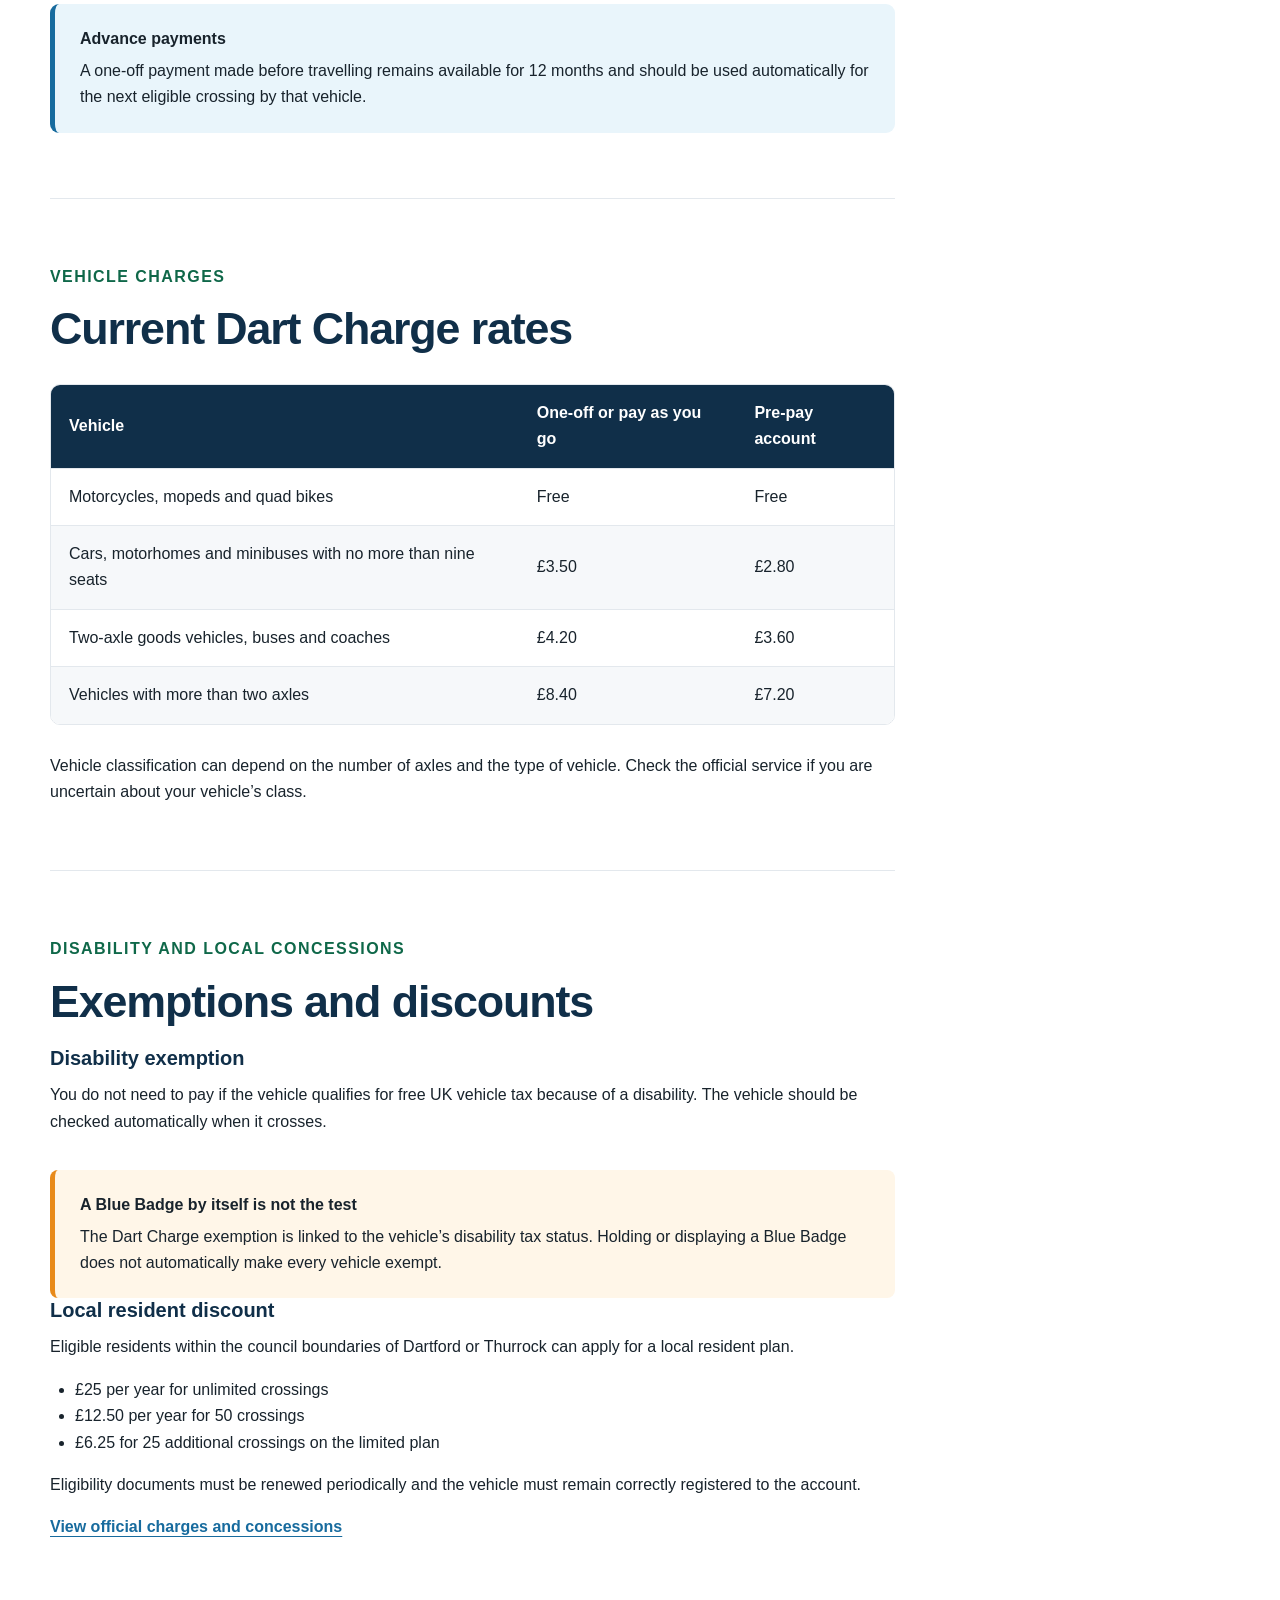
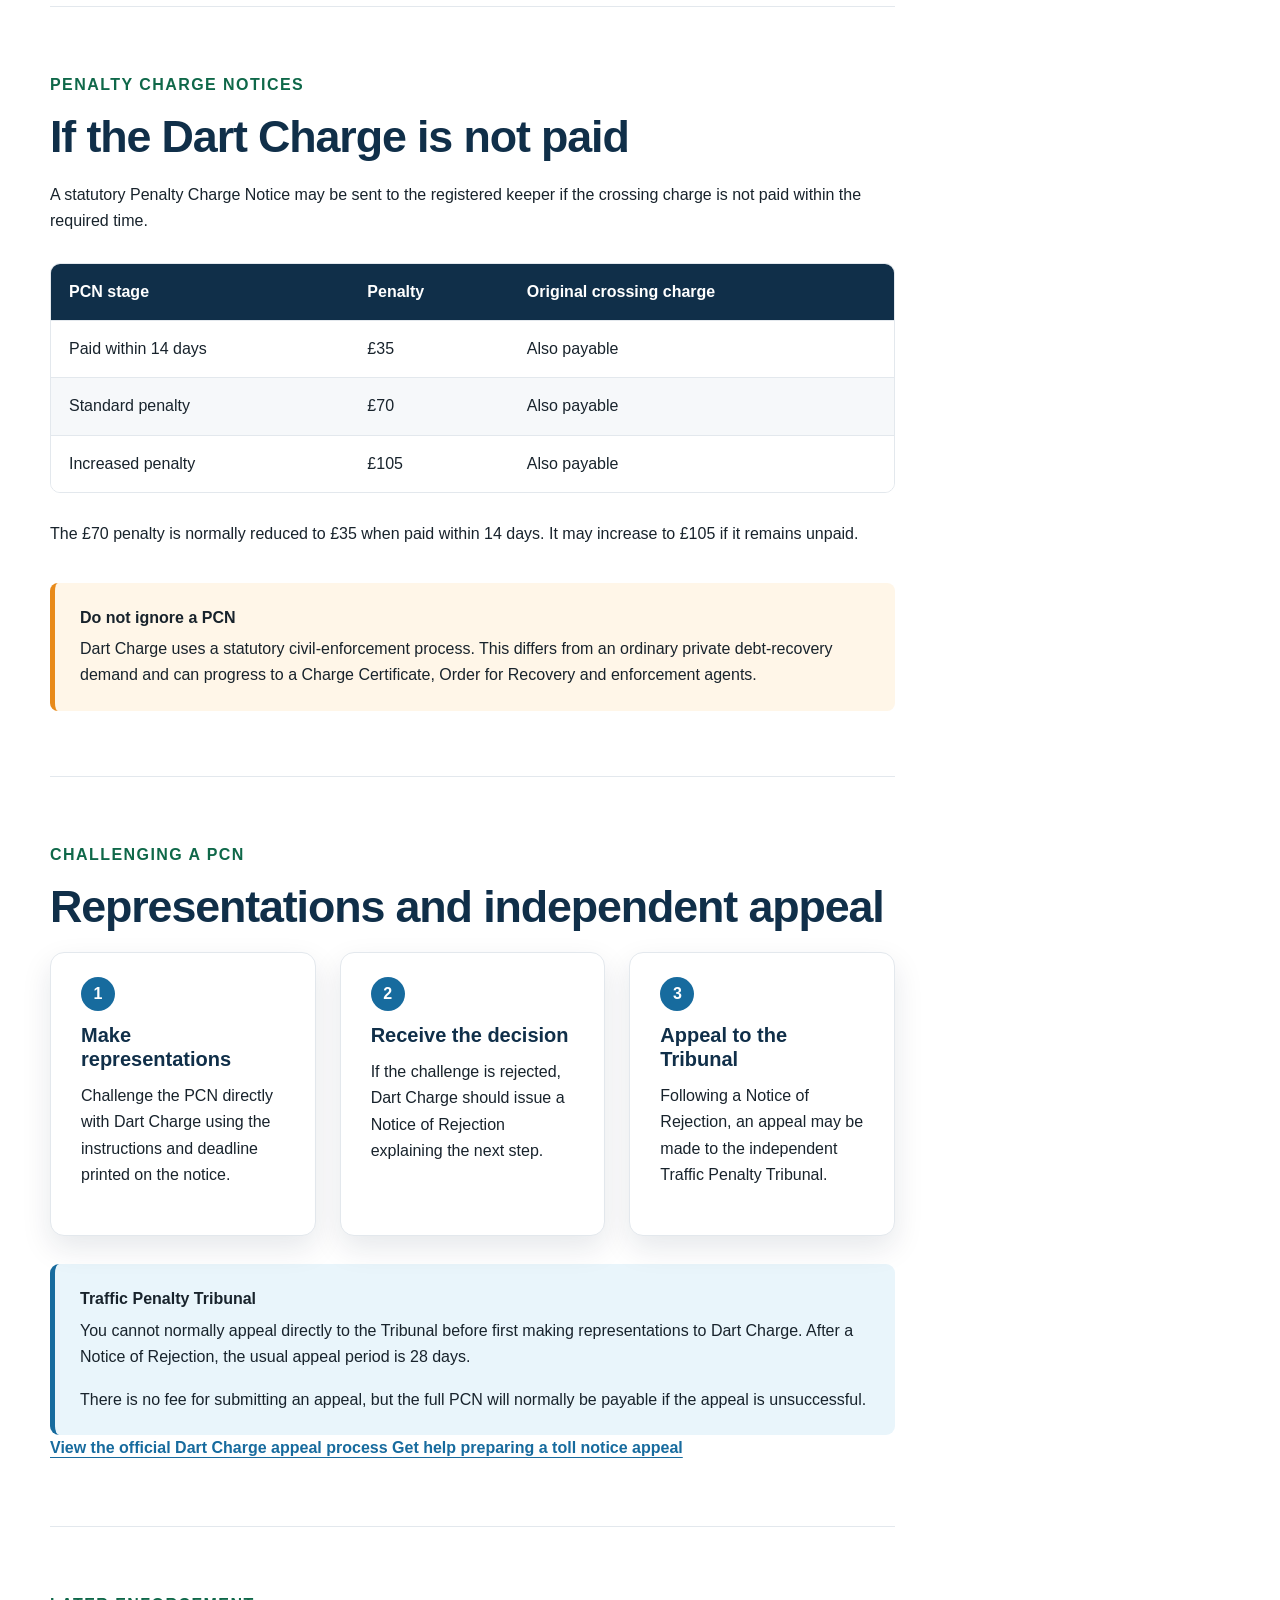
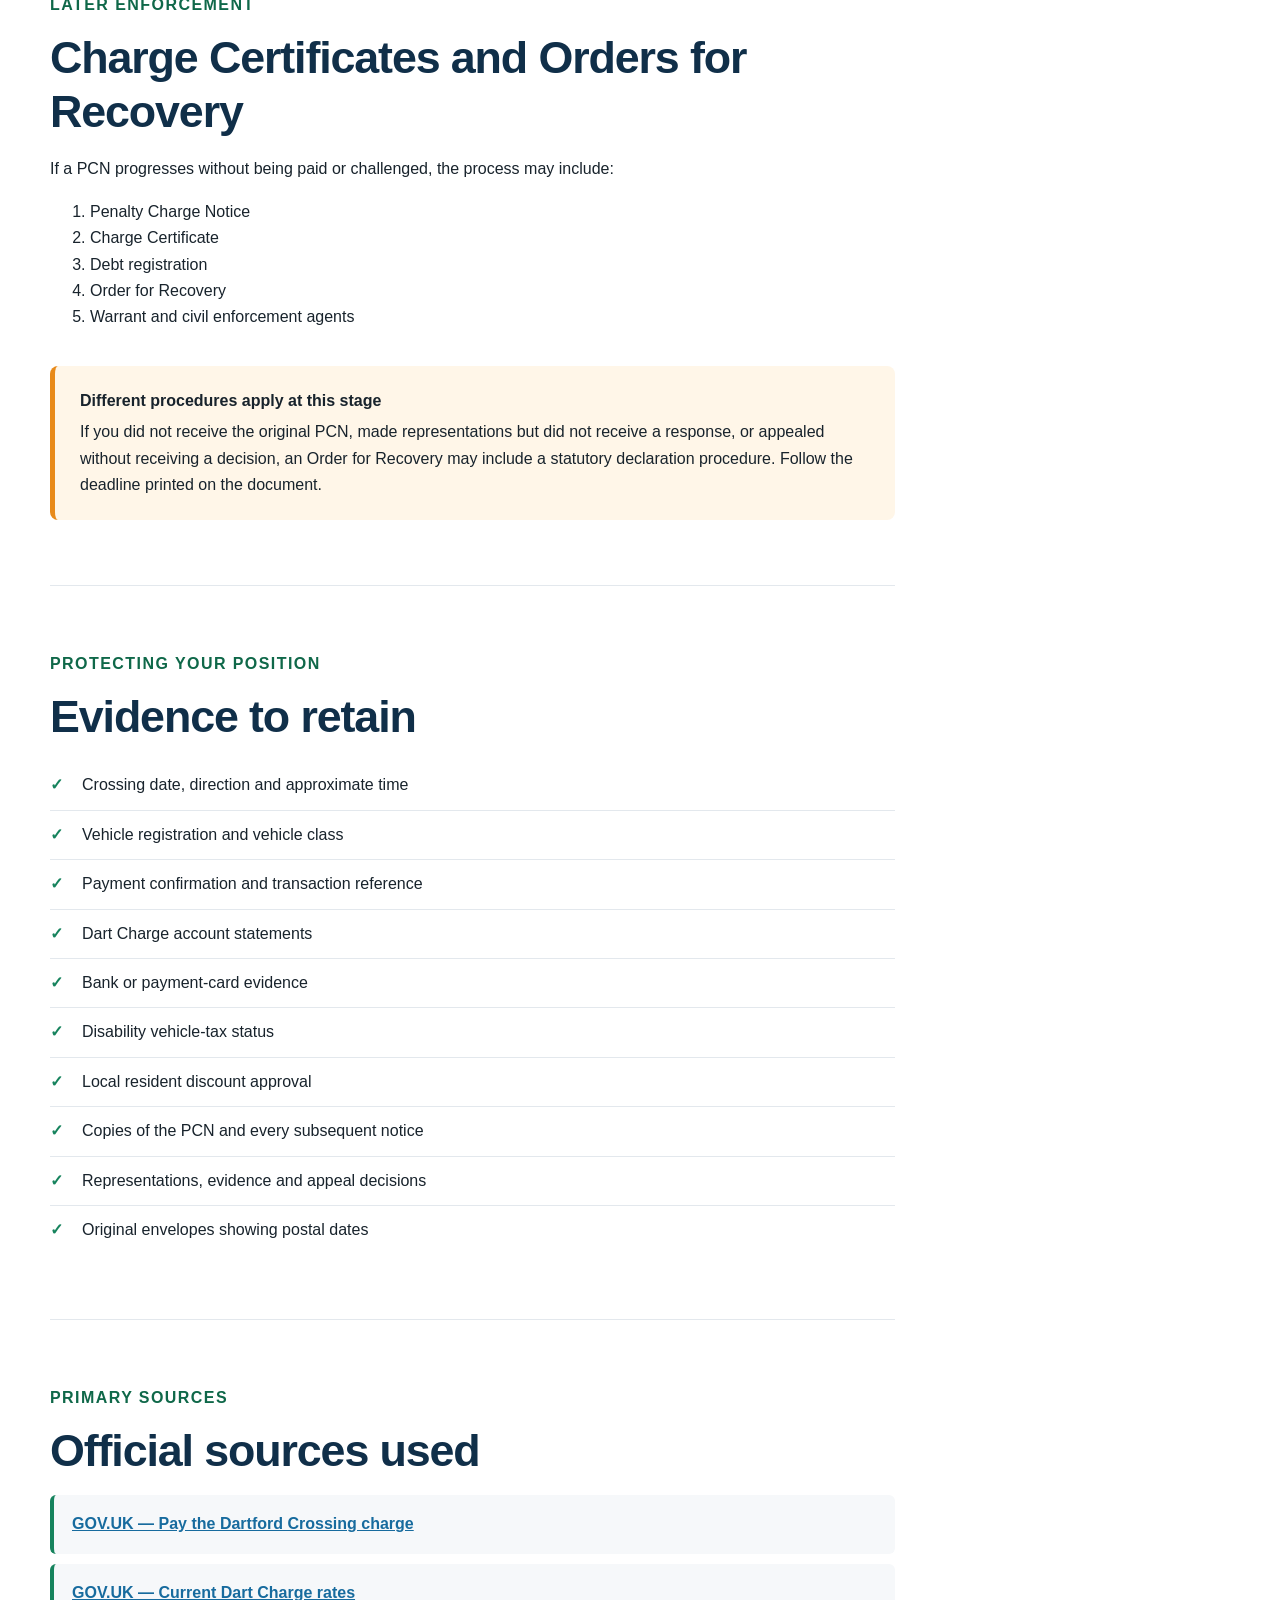
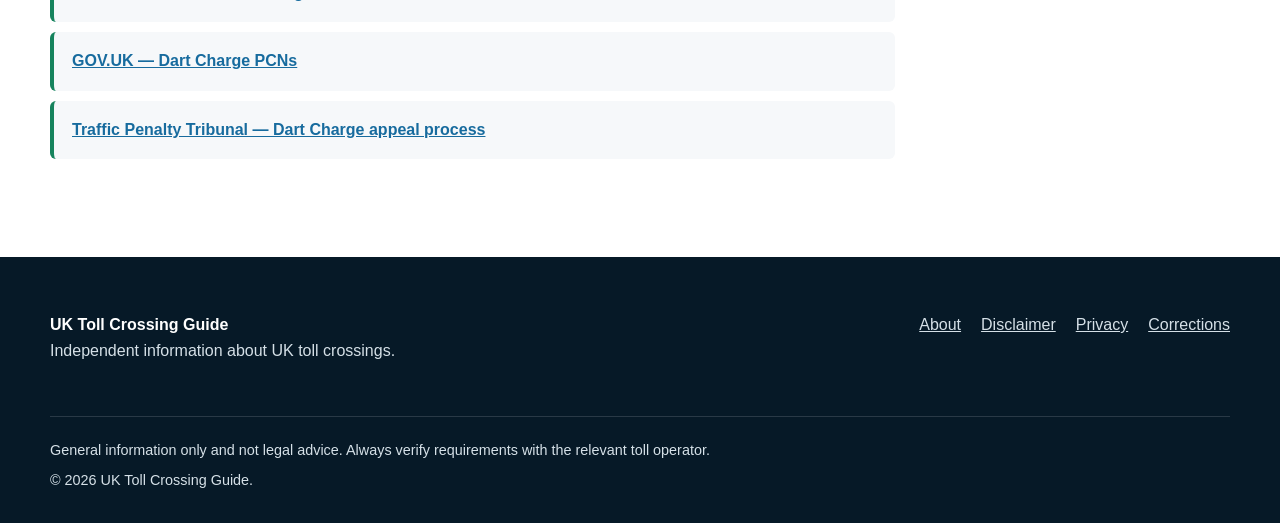
<file: crossings/dartford-crossing.html>
<!doctype html>
<html lang="en-GB">
<head>
  <meta charset="utf-8">
  <meta name="viewport" content="width=device-width, initial-scale=1">

  <meta name="description" content="Independent information about Dartford Crossing charges, payment deadlines, exemptions and Penalty Charge Notices.">
  <meta name="theme-color" content="#123b5d">

  <title>Dartford Crossing | UK Toll Crossing Guide</title>

  <link rel="stylesheet" href="../css/style.css">
</head>

<body>

  <a class="skip-link" href="#main-content">Skip to main content</a>

  <header class="site-header">
    <div class="container header-content">
      <a class="site-logo" href="../index.html">
        <span class="logo-icon" aria-hidden="true">◆</span>
        <span>UK Toll Crossing Guide</span>
      </a>

      <button class="menu-toggle" type="button"
        aria-label="Open navigation menu"
        aria-expanded="false"
        aria-controls="main-navigation">
        ☰
      </button>

      <nav id="main-navigation" class="main-navigation" aria-label="Main navigation">
        <a href="../index.html">Home</a>
        <a href="../toll-crossings.html">Find a crossing</a>
        <a href="../toll-notice-help.html">Toll notice help</a>
        <a href="../index.html#concessions">Disability concessions</a>
        <a href="../index.html#about">About</a>
      </nav>
    </div>
  </header>

  <main id="main-content">

    <section class="hero crossing-hero">
      <div class="container hero-content">

        <nav class="breadcrumbs" aria-label="Breadcrumb">
          <a href="../index.html">Home</a>
          <span aria-hidden="true">›</span>
          <a href="../toll-crossings.html">Toll crossings</a>
          <span aria-hidden="true">›</span>
          <span>Dartford Crossing</span>
        </nav>

        <p class="eyebrow">Bridge and tunnel profile</p>
        <h1>Dartford Crossing</h1>

        <p class="hero-introduction">
          Independent information about Dart Charge payments, vehicle
          charges, disability exemptions and Penalty Charge Notices for
          the Dartford Crossing between Kent and Essex.
        </p>

        <div class="profile-actions">
          <a class="button button-primary"
            href="https://www.gov.uk/pay-dartford-crossing-charge"
            target="_blank"
            rel="noopener noreferrer">
            Pay the official Dart Charge
          </a>

          <a class="button button-secondary"
            href="https://pay-dartford-crossing-fine.service.gov.uk/"
            target="_blank"
            rel="noopener noreferrer">
            Pay or challenge a PCN
          </a>
        </div>

        <p class="last-checked">
          Information last checked: 28 August 2026
        </p>

      </div>
    </section>

    <section class="section profile-summary-section">
      <div class="container">

        <div class="profile-summary-grid">

          <article class="summary-card">
            <span class="summary-label">Standard car charge</span>
            <strong>£3.50</strong>
            <p>For a one-off or pay-as-you-go Class B crossing.</p>
          </article>

          <article class="summary-card">
            <span class="summary-label">Pre-pay car charge</span>
            <strong>£2.80</strong>
            <p>For eligible Class B vehicles using a pre-pay account.</p>
          </article>

          <article class="summary-card">
            <span class="summary-label">Payment deadline</span>
            <strong>Midnight the following day</strong>
            <p>Payment may also be made before travelling.</p>
          </article>

          <article class="summary-card">
            <span class="summary-label">Charging hours</span>
            <strong>6am to 10pm</strong>
            <p>Charges apply every day, including bank holidays.</p>
          </article>

        </div>

      </div>
    </section>

    <section class="section">
      <div class="container profile-layout">

        <article class="profile-content">

          <section id="payment">
            <p class="eyebrow">Official payment information</p>
            <h2>Paying the Dart Charge</h2>

            <p>
              The Dart Charge normally applies when the crossing is used
              between 6am and 10pm. It is free to cross between 10pm and
              6am.
            </p>

            <p>
              Payment must be made in advance or by midnight on the day
              after crossing.
            </p>

            <h3>Payment options</h3>

            <ul class="checklist">
              <li>One-off payment without creating an account</li>
              <li>Pay-as-you-go account with an attached payment card</li>
              <li>Pre-pay account with discounted crossing charges</li>
              <li>Cash payment at participating Payzone stores</li>
              <li>Payment through the Dart Charge contact centre</li>
              <li>Advance payment by post</li>
            </ul>

            <div class="information-panel">
              <strong>Advance payments</strong>
              <p>
                A one-off payment made before travelling remains available
                for 12 months and should be used automatically for the next
                eligible crossing by that vehicle.
              </p>
            </div>
          </section>

          <section id="charges" class="profile-section">
            <p class="eyebrow">Vehicle charges</p>
            <h2>Current Dart Charge rates</h2>

            <div class="charge-table-wrapper">
              <table class="charge-table">
                <thead>
                  <tr>
                    <th scope="col">Vehicle</th>
                    <th scope="col">One-off or pay as you go</th>
                    <th scope="col">Pre-pay account</th>
                  </tr>
                </thead>

                <tbody>
                  <tr>
                    <td>Motorcycles, mopeds and quad bikes</td>
                    <td>Free</td>
                    <td>Free</td>
                  </tr>

                  <tr>
                    <td>Cars, motorhomes and minibuses with no more than nine seats</td>
                    <td>£3.50</td>
                    <td>£2.80</td>
                  </tr>

                  <tr>
                    <td>Two-axle goods vehicles, buses and coaches</td>
                    <td>£4.20</td>
                    <td>£3.60</td>
                  </tr>

                  <tr>
                    <td>Vehicles with more than two axles</td>
                    <td>£8.40</td>
                    <td>£7.20</td>
                  </tr>
                </tbody>
              </table>
            </div>

            <p>
              Vehicle classification can depend on the number of axles and
              the type of vehicle. Check the official service if you are
              uncertain about your vehicle’s class.
            </p>
          </section>

          <section id="exemptions" class="profile-section">
            <p class="eyebrow">Disability and local concessions</p>
            <h2>Exemptions and discounts</h2>

            <h3>Disability exemption</h3>

            <p>
              You do not need to pay if the vehicle qualifies for free UK
              vehicle tax because of a disability. The vehicle should be
              checked automatically when it crosses.
            </p>

            <div class="warning-panel">
              <strong>A Blue Badge by itself is not the test</strong>
              <p>
                The Dart Charge exemption is linked to the vehicle’s
                disability tax status. Holding or displaying a Blue Badge
                does not automatically make every vehicle exempt.
              </p>
            </div>

            <h3>Local resident discount</h3>

            <p>
              Eligible residents within the council boundaries of Dartford
              or Thurrock can apply for a local resident plan.
            </p>

            <ul>
              <li>£25 per year for unlimited crossings</li>
              <li>£12.50 per year for 50 crossings</li>
              <li>£6.25 for 25 additional crossings on the limited plan</li>
            </ul>

            <p>
              Eligibility documents must be renewed periodically and the
              vehicle must remain correctly registered to the account.
            </p>

            <a class="text-link"
              href="https://www.gov.uk/pay-dartford-crossing-charge/charges"
              target="_blank"
              rel="noopener noreferrer">
              View official charges and concessions
            </a>
          </section>

          <section id="pcn" class="profile-section">
            <p class="eyebrow">Penalty Charge Notices</p>
            <h2>If the Dart Charge is not paid</h2>

            <p>
              A statutory Penalty Charge Notice may be sent to the
              registered keeper if the crossing charge is not paid within
              the required time.
            </p>

            <div class="charge-table-wrapper">
              <table class="charge-table">
                <thead>
                  <tr>
                    <th scope="col">PCN stage</th>
                    <th scope="col">Penalty</th>
                    <th scope="col">Original crossing charge</th>
                  </tr>
                </thead>

                <tbody>
                  <tr>
                    <td>Paid within 14 days</td>
                    <td>£35</td>
                    <td>Also payable</td>
                  </tr>

                  <tr>
                    <td>Standard penalty</td>
                    <td>£70</td>
                    <td>Also payable</td>
                  </tr>

                  <tr>
                    <td>Increased penalty</td>
                    <td>£105</td>
                    <td>Also payable</td>
                  </tr>
                </tbody>
              </table>
            </div>

            <p>
              The £70 penalty is normally reduced to £35 when paid within
              14 days. It may increase to £105 if it remains unpaid.
            </p>

            <div class="warning-panel">
              <strong>Do not ignore a PCN</strong>
              <p>
                Dart Charge uses a statutory civil-enforcement process.
                This differs from an ordinary private debt-recovery
                demand and can progress to a Charge Certificate, Order
                for Recovery and enforcement agents.
              </p>
            </div>
          </section>

          <section id="challenge" class="profile-section">
            <p class="eyebrow">Challenging a PCN</p>
            <h2>Representations and independent appeal</h2>

            <div class="steps-grid">

              <article class="step-card">
                <span class="step-number">1</span>
                <h3>Make representations</h3>
                <p>
                  Challenge the PCN directly with Dart Charge using the
                  instructions and deadline printed on the notice.
                </p>
              </article>

              <article class="step-card">
                <span class="step-number">2</span>
                <h3>Receive the decision</h3>
                <p>
                  If the challenge is rejected, Dart Charge should issue
                  a Notice of Rejection explaining the next step.
                </p>
              </article>

              <article class="step-card">
                <span class="step-number">3</span>
                <h3>Appeal to the Tribunal</h3>
                <p>
                  Following a Notice of Rejection, an appeal may be made
                  to the independent Traffic Penalty Tribunal.
                </p>
              </article>

            </div>

            <div class="information-panel">
              <strong>Traffic Penalty Tribunal</strong>
              <p>
                You cannot normally appeal directly to the Tribunal before
                first making representations to Dart Charge. After a
                Notice of Rejection, the usual appeal period is 28 days.
              </p>

              <p>
                There is no fee for submitting an appeal, but the full PCN
                will normally be payable if the appeal is unsuccessful.
              </p>
            </div>

            <a class="text-link"
              href="https://www.trafficpenaltytribunal.gov.uk/appeals-process-dart-charge/"
              target="_blank"
              rel="noopener noreferrer">
              View the official Dart Charge appeal process
            </a>
            <a class="text-link" href="../toll-notice-help.html">
  Get help preparing a toll notice appeal
</a>
          </section>

          <section id="late-stage" class="profile-section">
            <p class="eyebrow">Later enforcement</p>
            <h2>Charge Certificates and Orders for Recovery</h2>

            <p>
              If a PCN progresses without being paid or challenged, the
              process may include:
            </p>

            <ol>
              <li>Penalty Charge Notice</li>
              <li>Charge Certificate</li>
              <li>Debt registration</li>
              <li>Order for Recovery</li>
              <li>Warrant and civil enforcement agents</li>
            </ol>

            <div class="warning-panel">
              <strong>Different procedures apply at this stage</strong>
              <p>
                If you did not receive the original PCN, made
                representations but did not receive a response, or
                appealed without receiving a decision, an Order for
                Recovery may include a statutory declaration procedure.
                Follow the deadline printed on the document.
              </p>
            </div>
          </section>

          <section id="evidence" class="profile-section">
            <p class="eyebrow">Protecting your position</p>
            <h2>Evidence to retain</h2>

            <ul class="checklist">
              <li>Crossing date, direction and approximate time</li>
              <li>Vehicle registration and vehicle class</li>
              <li>Payment confirmation and transaction reference</li>
              <li>Dart Charge account statements</li>
              <li>Bank or payment-card evidence</li>
              <li>Disability vehicle-tax status</li>
              <li>Local resident discount approval</li>
              <li>Copies of the PCN and every subsequent notice</li>
              <li>Representations, evidence and appeal decisions</li>
              <li>Original envelopes showing postal dates</li>
            </ul>
          </section>

          <section id="sources" class="profile-section">
            <p class="eyebrow">Primary sources</p>
            <h2>Official sources used</h2>

            <ul class="source-list">
              <li>
                <a href="https://www.gov.uk/pay-dartford-crossing-charge"
                  target="_blank"
                  rel="noopener noreferrer">
                  GOV.UK — Pay the Dartford Crossing charge
                </a>
              </li>

              <li>
                <a href="https://www.gov.uk/pay-dartford-crossing-charge/charges"
                  target="_blank"
                  rel="noopener noreferrer">
                  GOV.UK — Current Dart Charge rates
                </a>
              </li>

              <li>
                <a href="https://www.gov.uk/pay-dartford-crossing-charge/fines-penalty-charge-notices"
                  target="_blank"
                  rel="noopener noreferrer">
                  GOV.UK — Dart Charge PCNs
                </a>
              </li>

              <li>
                <a href="https://www.trafficpenaltytribunal.gov.uk/appeals-process-dart-charge/"
                  target="_blank"
                  rel="noopener noreferrer">
                  Traffic Penalty Tribunal — Dart Charge appeal process
                </a>
              </li>
            </ul>
          </section>

        </article>

        <aside class="profile-sidebar">
          <div class="sidebar-panel">
            <h2>On this page</h2>

            <nav aria-label="Dartford Crossing page contents">
              <a href="#payment">Paying the charge</a>
              <a href="#charges">Vehicle charges</a>
              <a href="#exemptions">Exemptions and discounts</a>
              <a href="#pcn">Penalty Charge Notices</a>
              <a href="#challenge">Challenging a PCN</a>
              <a href="#late-stage">Later enforcement</a>
              <a href="#evidence">Evidence to retain</a>
              <a href="#sources">Official sources</a>
            </nav>
          </div>
        </aside>

      </div>
    </section>

  </main>

  <footer class="site-footer">
    <div class="container footer-content">
      <div>
        <strong>UK Toll Crossing Guide</strong>
        <p>Independent information about UK toll crossings.</p>
      </div>

      <nav class="footer-navigation" aria-label="Footer navigation">
        <a href="../index.html#about">About</a>
        <a href="#">Disclaimer</a>
        <a href="#">Privacy</a>
        <a href="#">Corrections</a>
      </nav>
    </div>

    <div class="container footer-legal">
      <p>
        General information only and not legal advice. Always verify
        requirements with the relevant toll operator.
      </p>

      <p>&copy; 2026 UK Toll Crossing Guide.</p>
    </div>
  </footer>

  <script>
    const menuButton = document.querySelector(".menu-toggle");
    const navigation = document.querySelector(".main-navigation");

    menuButton.addEventListener("click", () => {
      const isOpen = menuButton.getAttribute("aria-expanded") === "true";

      menuButton.setAttribute("aria-expanded", String(!isOpen));
      navigation.classList.toggle("navigation-open");
    });
  </script>

</body>
</html>
</file>
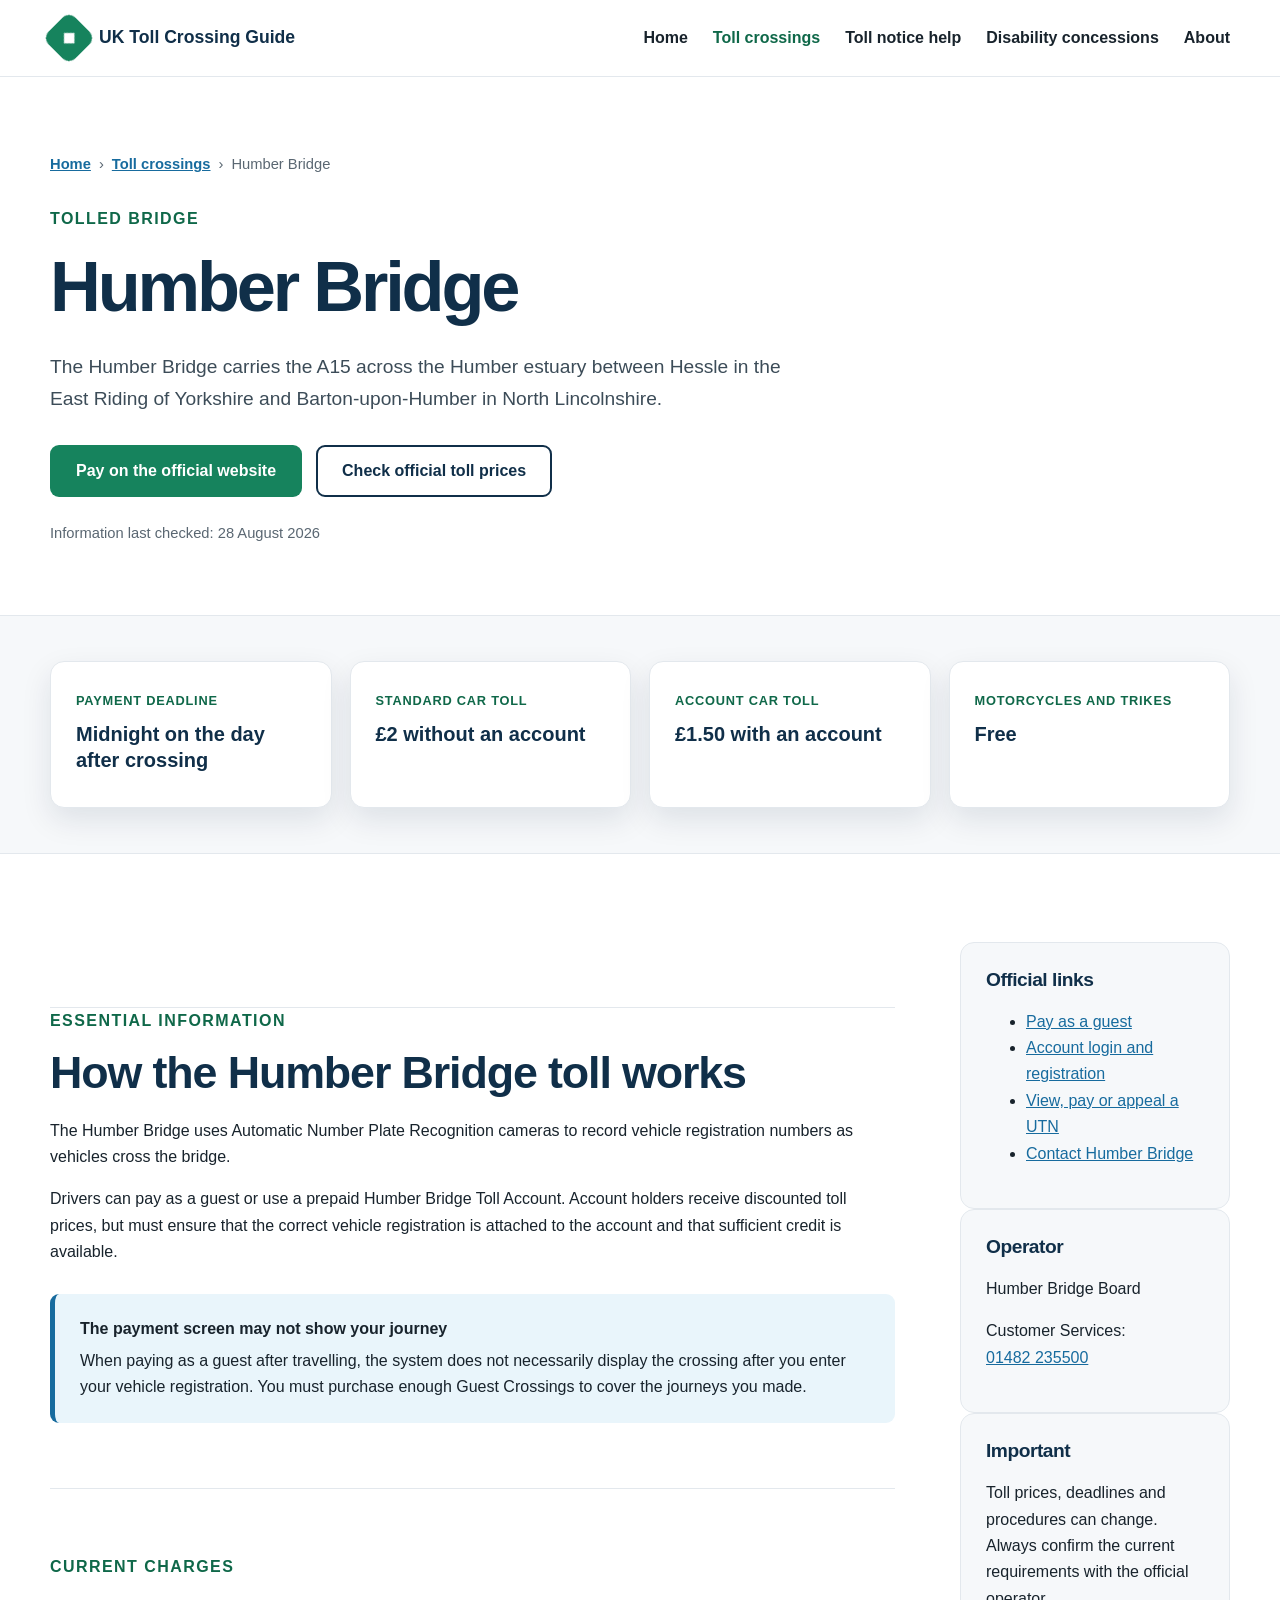
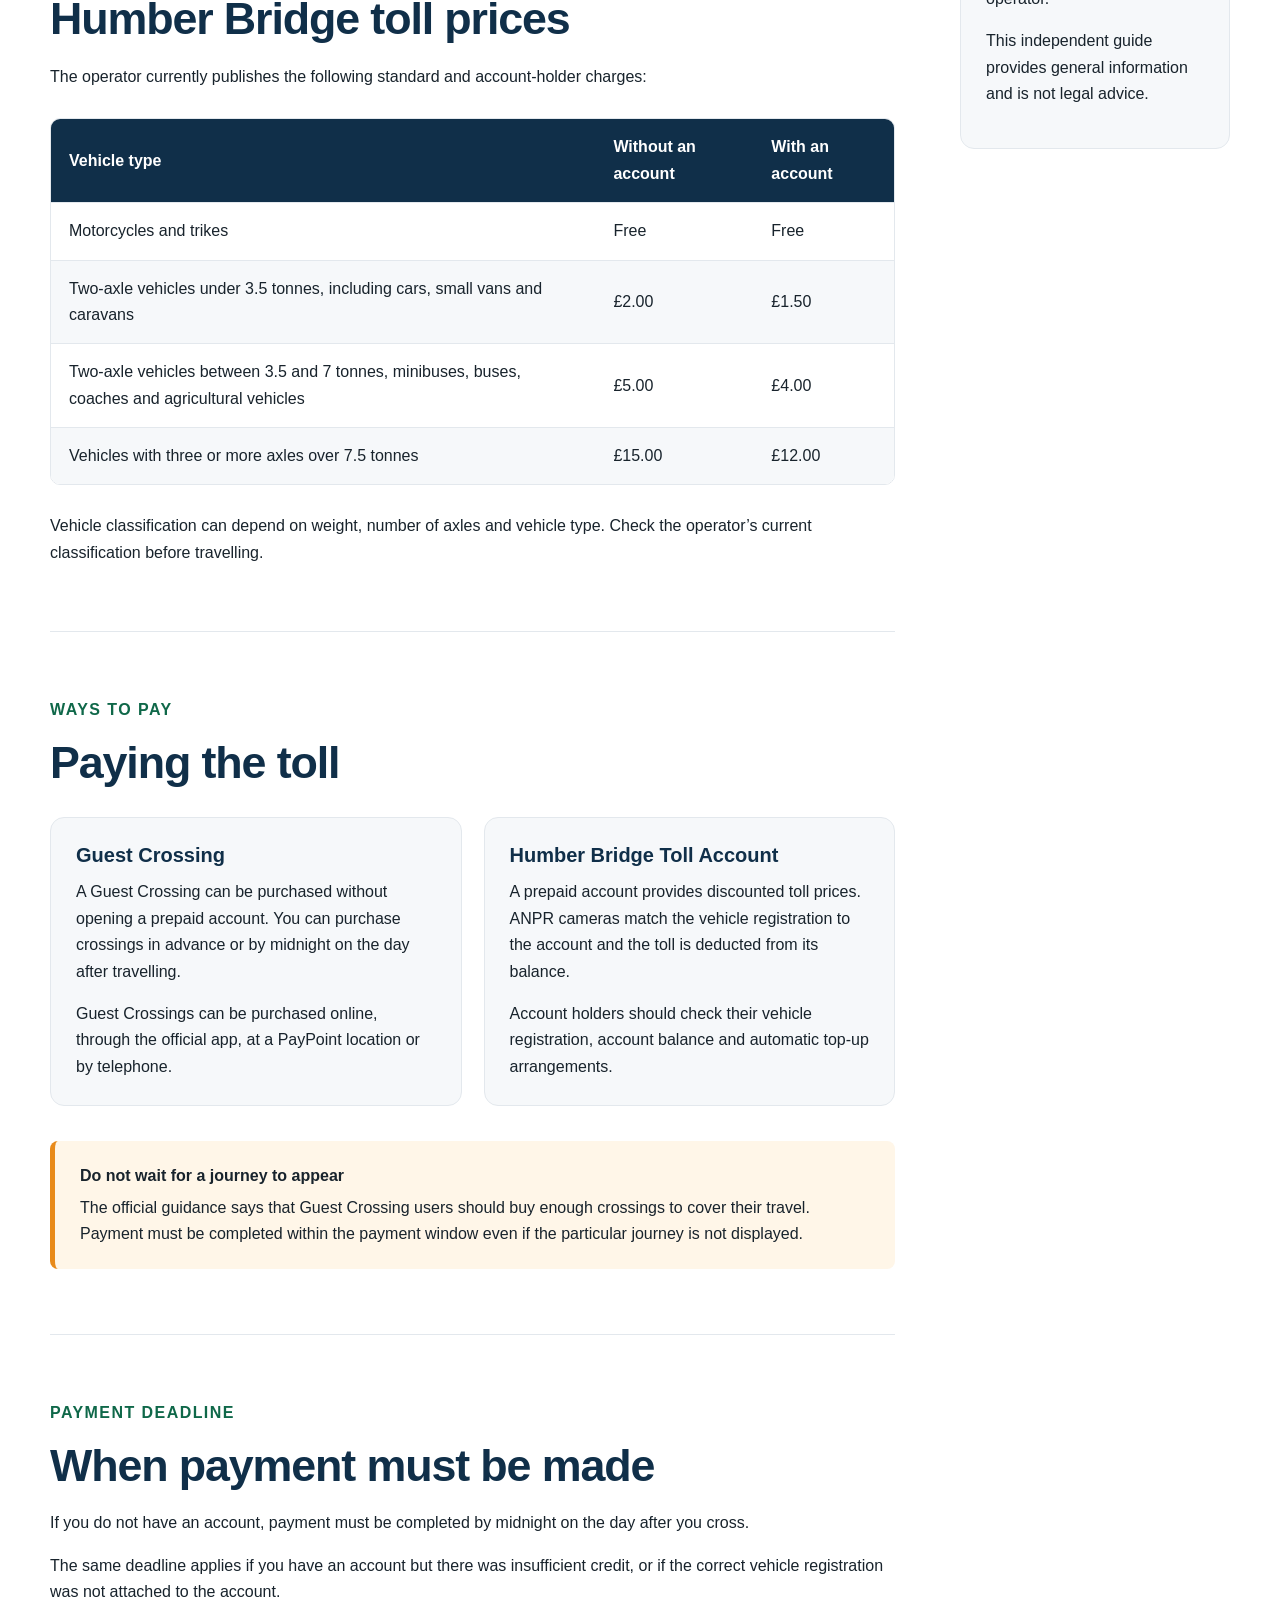
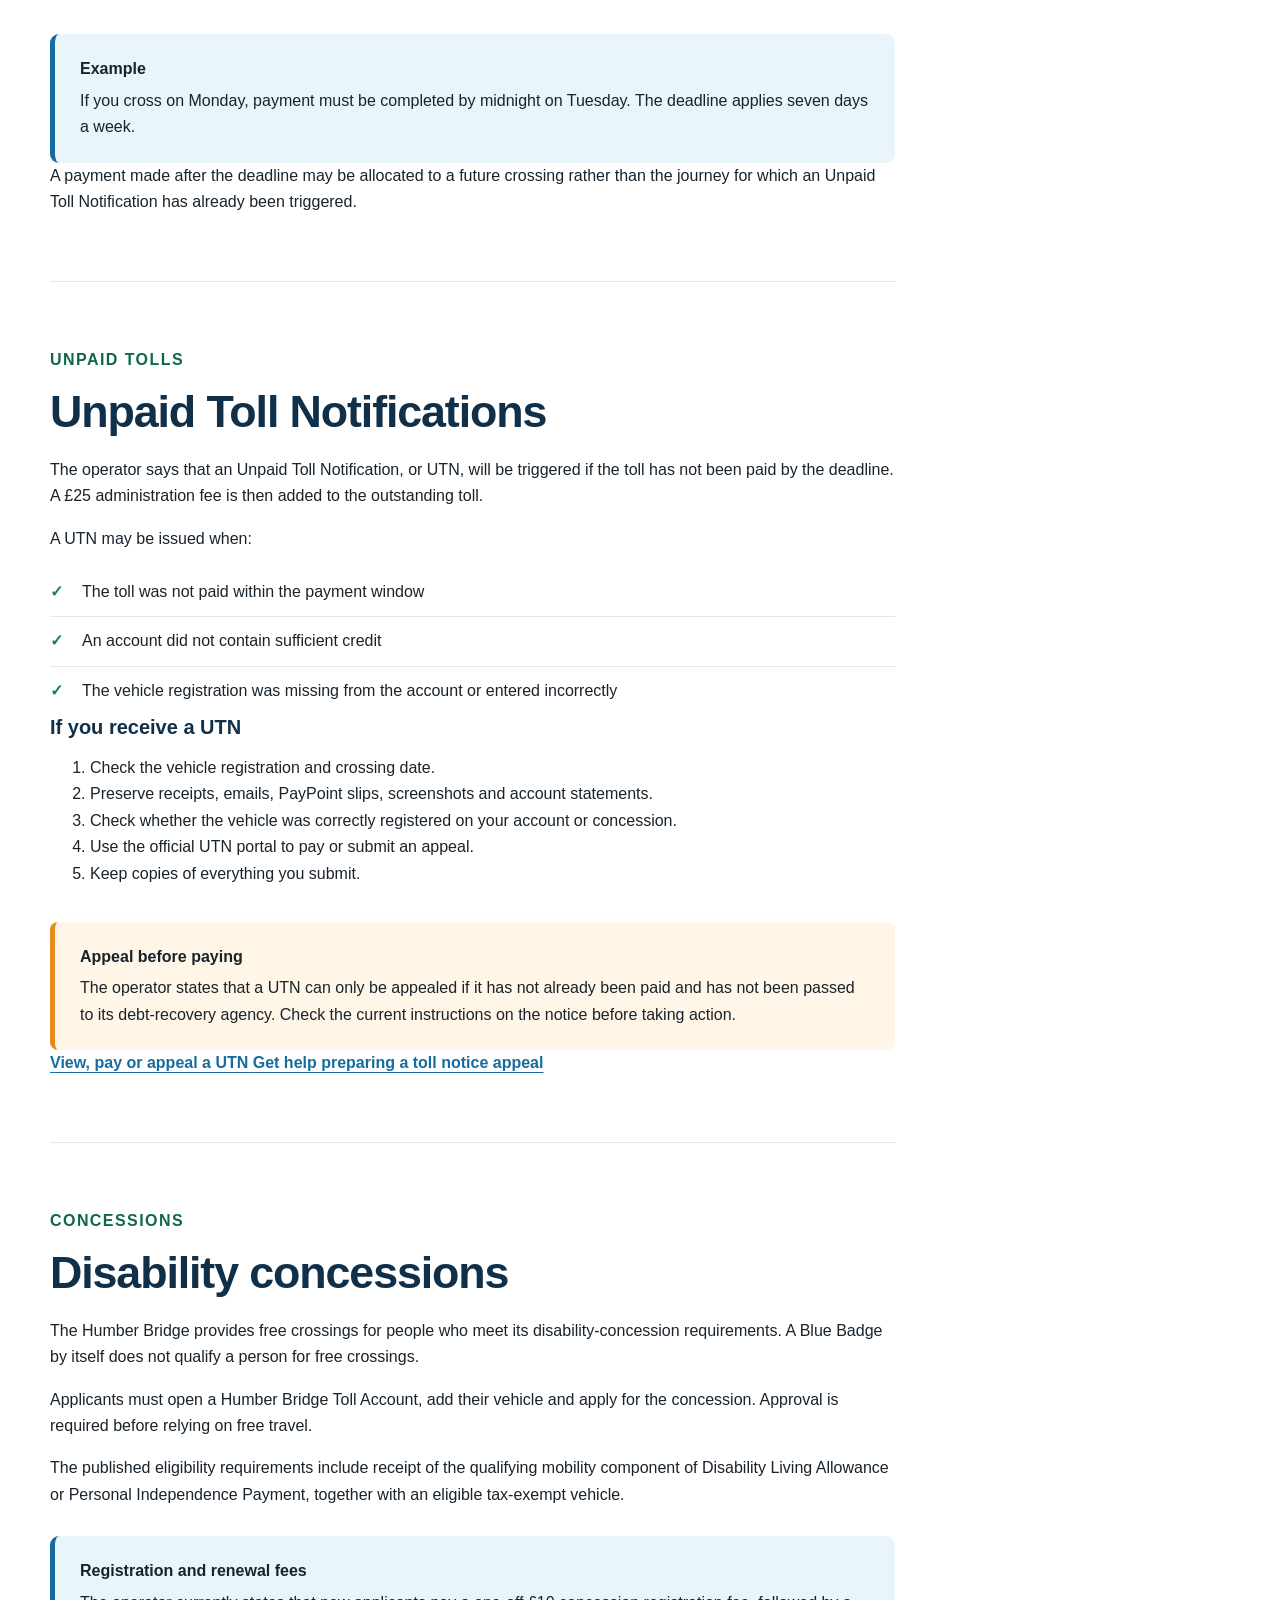
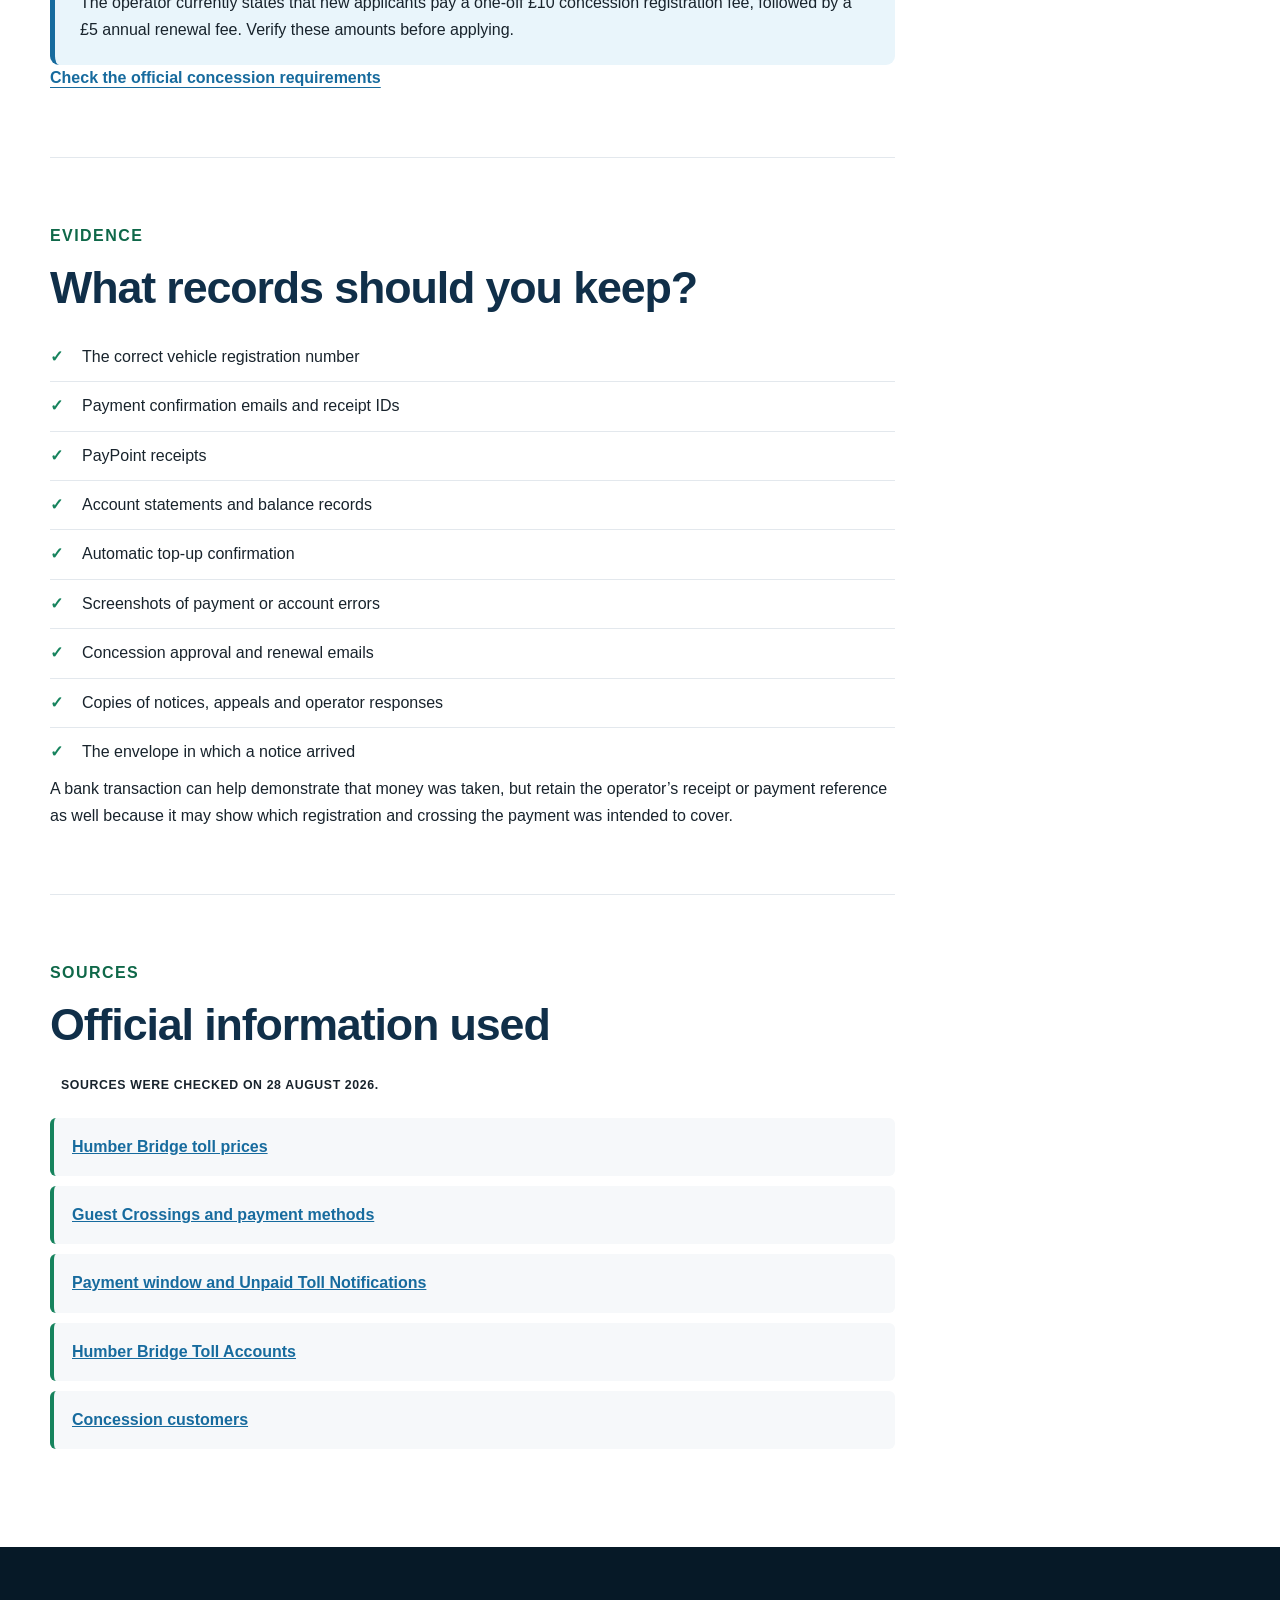
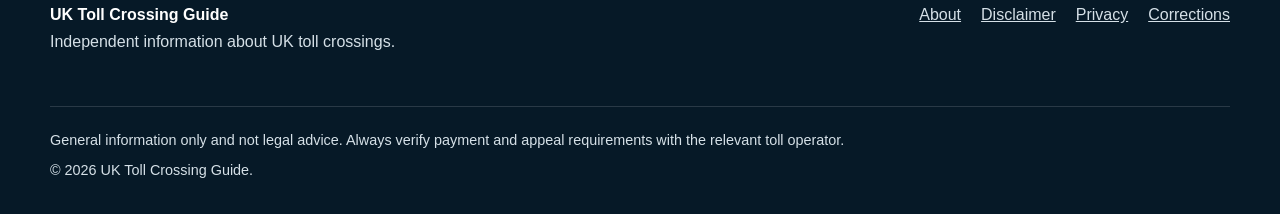
<file: crossings/humber-bridge.html>
<!doctype html>
<html lang="en-GB">
<head>
  <meta charset="utf-8">
  <meta name="viewport" content="width=device-width, initial-scale=1">

  <meta name="description"
    content="Independent guide to Humber Bridge toll prices, payment deadlines, accounts, disability concessions and Unpaid Toll Notifications.">

  <meta name="theme-color" content="#123b5d">

  <title>Humber Bridge toll guide | UK Toll Crossing Guide</title>

  <link rel="stylesheet" href="../css/style.css">
</head>

<body>

  <a class="skip-link" href="#main-content">Skip to main content</a>

  <header class="site-header">
    <div class="container header-content">

      <a class="site-logo" href="../index.html">
        <span class="logo-icon" aria-hidden="true">◆</span>
        <span>UK Toll Crossing Guide</span>
      </a>

      <button class="menu-toggle" type="button"
        aria-label="Open navigation menu"
        aria-expanded="false"
        aria-controls="main-navigation">
        ☰
      </button>

      <nav id="main-navigation"
        class="main-navigation"
        aria-label="Main navigation">

        <a href="../index.html">Home</a>
        <a href="../toll-crossings.html" aria-current="page">
          Toll crossings
        </a>
        <a href="../toll-notice-help.html">Toll notice help</a>
        <a href="../index.html#concessions">
          Disability concessions
        </a>
        <a href="../index.html#about">About</a>

      </nav>
    </div>
  </header>

  <main id="main-content">

    <section class="crossing-hero">
      <div class="container">

        <nav class="breadcrumbs" aria-label="Breadcrumb">
          <a href="../index.html">Home</a>
          <span aria-hidden="true">›</span>
          <a href="../toll-crossings.html">Toll crossings</a>
          <span aria-hidden="true">›</span>
          <span>Humber Bridge</span>
        </nav>

        <p class="eyebrow">Tolled bridge</p>

        <h1>Humber Bridge</h1>

        <p class="hero-introduction">
          The Humber Bridge carries the A15 across the Humber estuary
          between Hessle in the East Riding of Yorkshire and Barton-upon-Humber
          in North Lincolnshire.
        </p>

        <div class="profile-actions">

          <a class="button button-primary"
            href="https://toll.humberbridge.co.uk/guest-crossings"
            target="_blank"
            rel="noopener noreferrer">
            Pay on the official website
            <span class="visually-hidden">(opens in a new tab)</span>
          </a>

          <a class="button button-secondary"
            href="https://www.humberbridge.co.uk/plan-your-trip/toll-prices/"
            target="_blank"
            rel="noopener noreferrer">
            Check official toll prices
            <span class="visually-hidden">(opens in a new tab)</span>
          </a>

        </div>

        <p class="last-checked">
          Information last checked: 28 August 2026
        </p>

      </div>
    </section>

    <section class="profile-summary-section">
      <div class="container profile-summary-grid">

        <div class="summary-card">
          <span class="summary-label">Payment deadline</span>
          <strong>Midnight on the day after crossing</strong>
        </div>

        <div class="summary-card">
          <span class="summary-label">Standard car toll</span>
          <strong>£2 without an account</strong>
        </div>

        <div class="summary-card">
          <span class="summary-label">Account car toll</span>
          <strong>£1.50 with an account</strong>
        </div>

        <div class="summary-card">
          <span class="summary-label">Motorcycles and trikes</span>
          <strong>Free</strong>
        </div>

      </div>
    </section>

    <section class="section">
      <div class="container profile-layout">

        <div class="profile-content">

          <section class="profile-section">
            <p class="eyebrow">Essential information</p>
            <h2>How the Humber Bridge toll works</h2>

            <p>
              The Humber Bridge uses Automatic Number Plate Recognition
              cameras to record vehicle registration numbers as vehicles
              cross the bridge.
            </p>

            <p>
              Drivers can pay as a guest or use a prepaid Humber Bridge
              Toll Account. Account holders receive discounted toll prices,
              but must ensure that the correct vehicle registration is
              attached to the account and that sufficient credit is available.
            </p>

            <div class="information-panel">
              <strong>The payment screen may not show your journey</strong>

              <p>
                When paying as a guest after travelling, the system does not
                necessarily display the crossing after you enter your vehicle
                registration. You must purchase enough Guest Crossings to
                cover the journeys you made.
              </p>
            </div>
          </section>

          <section class="profile-section">
            <p class="eyebrow">Current charges</p>
            <h2>Humber Bridge toll prices</h2>

            <p>
              The operator currently publishes the following standard and
              account-holder charges:
            </p>

            <div class="charge-table-wrapper">
              <table class="charge-table">
                <thead>
                  <tr>
                    <th scope="col">Vehicle type</th>
                    <th scope="col">Without an account</th>
                    <th scope="col">With an account</th>
                  </tr>
                </thead>

                <tbody>
                  <tr>
                    <td>Motorcycles and trikes</td>
                    <td>Free</td>
                    <td>Free</td>
                  </tr>

                  <tr>
                    <td>
                      Two-axle vehicles under 3.5 tonnes, including cars,
                      small vans and caravans
                    </td>
                    <td>£2.00</td>
                    <td>£1.50</td>
                  </tr>

                  <tr>
                    <td>
                      Two-axle vehicles between 3.5 and 7 tonnes,
                      minibuses, buses, coaches and agricultural vehicles
                    </td>
                    <td>£5.00</td>
                    <td>£4.00</td>
                  </tr>

                  <tr>
                    <td>Vehicles with three or more axles over 7.5 tonnes</td>
                    <td>£15.00</td>
                    <td>£12.00</td>
                  </tr>
                </tbody>
              </table>
            </div>

            <p>
              Vehicle classification can depend on weight, number of axles
              and vehicle type. Check the operator’s current classification
              before travelling.
            </p>
          </section>

          <section class="profile-section">
            <p class="eyebrow">Ways to pay</p>
            <h2>Paying the toll</h2>

            <div class="comparison-grid">

              <article class="comparison-card">
                <h3>Guest Crossing</h3>

                <p>
                  A Guest Crossing can be purchased without opening a
                  prepaid account. You can purchase crossings in advance
                  or by midnight on the day after travelling.
                </p>

                <p>
                  Guest Crossings can be purchased online, through the
                  official app, at a PayPoint location or by telephone.
                </p>
              </article>

              <article class="comparison-card">
                <h3>Humber Bridge Toll Account</h3>

                <p>
                  A prepaid account provides discounted toll prices.
                  ANPR cameras match the vehicle registration to the
                  account and the toll is deducted from its balance.
                </p>

                <p>
                  Account holders should check their vehicle registration,
                  account balance and automatic top-up arrangements.
                </p>
              </article>

            </div>

            <div class="warning-panel">
              <strong>Do not wait for a journey to appear</strong>

              <p>
                The official guidance says that Guest Crossing users should
                buy enough crossings to cover their travel. Payment must be
                completed within the payment window even if the particular
                journey is not displayed.
              </p>
            </div>
          </section>

          <section class="profile-section">
            <p class="eyebrow">Payment deadline</p>
            <h2>When payment must be made</h2>

            <p>
              If you do not have an account, payment must be completed by
              midnight on the day after you cross.
            </p>

            <p>
              The same deadline applies if you have an account but there
              was insufficient credit, or if the correct vehicle registration
              was not attached to the account.
            </p>

            <div class="information-panel">
              <strong>Example</strong>

              <p>
                If you cross on Monday, payment must be completed by
                midnight on Tuesday. The deadline applies seven days a week.
              </p>
            </div>

            <p>
              A payment made after the deadline may be allocated to a future
              crossing rather than the journey for which an Unpaid Toll
              Notification has already been triggered.
            </p>
          </section>

          <section class="profile-section">
            <p class="eyebrow">Unpaid tolls</p>
            <h2>Unpaid Toll Notifications</h2>

            <p>
              The operator says that an Unpaid Toll Notification, or UTN,
              will be triggered if the toll has not been paid by the deadline.
              A £25 administration fee is then added to the outstanding toll.
            </p>

            <p>A UTN may be issued when:</p>

            <ul class="checklist">
              <li>The toll was not paid within the payment window</li>
              <li>An account did not contain sufficient credit</li>
              <li>
                The vehicle registration was missing from the account
                or entered incorrectly
              </li>
            </ul>

            <h3>If you receive a UTN</h3>

            <ol>
              <li>Check the vehicle registration and crossing date.</li>
              <li>
                Preserve receipts, emails, PayPoint slips, screenshots
                and account statements.
              </li>
              <li>
                Check whether the vehicle was correctly registered on
                your account or concession.
              </li>
              <li>
                Use the official UTN portal to pay or submit an appeal.
              </li>
              <li>Keep copies of everything you submit.</li>
            </ol>

            <div class="warning-panel">
              <strong>Appeal before paying</strong>

              <p>
                The operator states that a UTN can only be appealed if it
                has not already been paid and has not been passed to its
                debt-recovery agency. Check the current instructions on
                the notice before taking action.
              </p>
            </div>

            <a class="text-link"
              href="https://toll.humberbridge.co.uk/add-notice-details"
              target="_blank"
              rel="noopener noreferrer">
              View, pay or appeal a UTN
              <span class="visually-hidden">(opens in a new tab)</span>
            </a>
            <a class="text-link" href="../toll-notice-help.html">
  Get help preparing a toll notice appeal
</a>
          </section>

          <section class="profile-section">
            <p class="eyebrow">Concessions</p>
            <h2>Disability concessions</h2>

            <p>
              The Humber Bridge provides free crossings for people who
              meet its disability-concession requirements. A Blue Badge
              by itself does not qualify a person for free crossings.
            </p>

            <p>
              Applicants must open a Humber Bridge Toll Account, add their
              vehicle and apply for the concession. Approval is required
              before relying on free travel.
            </p>

            <p>
              The published eligibility requirements include receipt of
              the qualifying mobility component of Disability Living
              Allowance or Personal Independence Payment, together with
              an eligible tax-exempt vehicle.
            </p>

            <div class="information-panel">
              <strong>Registration and renewal fees</strong>

              <p>
                The operator currently states that new applicants pay a
                one-off £10 concession registration fee, followed by a
                £5 annual renewal fee. Verify these amounts before applying.
              </p>
            </div>

            <a class="text-link"
              href="https://www.humberbridge.co.uk/plan-your-trip/concessions-customers/"
              target="_blank"
              rel="noopener noreferrer">
              Check the official concession requirements
              <span class="visually-hidden">(opens in a new tab)</span>
            </a>
          </section>

          <section class="profile-section">
            <p class="eyebrow">Evidence</p>
            <h2>What records should you keep?</h2>

            <ul class="checklist">
              <li>The correct vehicle registration number</li>
              <li>Payment confirmation emails and receipt IDs</li>
              <li>PayPoint receipts</li>
              <li>Account statements and balance records</li>
              <li>Automatic top-up confirmation</li>
              <li>Screenshots of payment or account errors</li>
              <li>Concession approval and renewal emails</li>
              <li>Copies of notices, appeals and operator responses</li>
              <li>The envelope in which a notice arrived</li>
            </ul>

            <p>
              A bank transaction can help demonstrate that money was taken,
              but retain the operator’s receipt or payment reference as well
              because it may show which registration and crossing the payment
              was intended to cover.
            </p>
          </section>

          <section class="profile-section">
            <p class="eyebrow">Sources</p>
            <h2>Official information used</h2>

            <p class="source-label">
              Sources were checked on 28 August 2026.
            </p>

            <ul class="source-list">
              <li>
                <a href="https://www.humberbridge.co.uk/plan-your-trip/toll-prices/"
                  target="_blank"
                  rel="noopener noreferrer">
                  Humber Bridge toll prices
                </a>
              </li>

              <li>
                <a href="https://www.humberbridge.co.uk/plan-your-trip/guest-crossings/"
                  target="_blank"
                  rel="noopener noreferrer">
                  Guest Crossings and payment methods
                </a>
              </li>

              <li>
                <a href="https://www.humberbridge.co.uk/plan-your-trip/payment-window/"
                  target="_blank"
                  rel="noopener noreferrer">
                  Payment window and Unpaid Toll Notifications
                </a>
              </li>

              <li>
                <a href="https://www.humberbridge.co.uk/plan-your-trip/humber-bridge-toll-accounts/"
                  target="_blank"
                  rel="noopener noreferrer">
                  Humber Bridge Toll Accounts
                </a>
              </li>

              <li>
                <a href="https://www.humberbridge.co.uk/plan-your-trip/concessions-customers/"
                  target="_blank"
                  rel="noopener noreferrer">
                  Concession customers
                </a>
              </li>
            </ul>
          </section>

        </div>

        <aside class="profile-sidebar">

          <div class="sidebar-panel">
            <h2>Official links</h2>

            <ul>
              <li>
                <a href="https://toll.humberbridge.co.uk/guest-crossings"
                  target="_blank"
                  rel="noopener noreferrer">
                  Pay as a guest
                </a>
              </li>

              <li>
                <a href="https://toll.humberbridge.co.uk/"
                  target="_blank"
                  rel="noopener noreferrer">
                  Account login and registration
                </a>
              </li>

              <li>
                <a href="https://toll.humberbridge.co.uk/add-notice-details"
                  target="_blank"
                  rel="noopener noreferrer">
                  View, pay or appeal a UTN
                </a>
              </li>

              <li>
                <a href="https://www.humberbridge.co.uk/contact-us/"
                  target="_blank"
                  rel="noopener noreferrer">
                  Contact Humber Bridge
                </a>
              </li>
            </ul>
          </div>

          <div class="sidebar-panel">
            <h2>Operator</h2>

            <p>Humber Bridge Board</p>

            <p>
              Customer Services:<br>
              <a href="tel:01482235500">01482 235500</a>
            </p>
          </div>

          <div class="sidebar-panel">
            <h2>Important</h2>

            <p>
              Toll prices, deadlines and procedures can change. Always
              confirm the current requirements with the official operator.
            </p>

            <p>
              This independent guide provides general information and is
              not legal advice.
            </p>
          </div>

        </aside>

      </div>
    </section>

  </main>

  <footer class="site-footer">
    <div class="container footer-content">

      <div>
        <strong>UK Toll Crossing Guide</strong>
        <p>Independent information about UK toll crossings.</p>
      </div>

      <nav class="footer-navigation" aria-label="Footer navigation">
        <a href="../index.html#about">About</a>
        <a href="#">Disclaimer</a>
        <a href="#">Privacy</a>
        <a href="#">Corrections</a>
      </nav>

    </div>

    <div class="container footer-legal">
      <p>
        General information only and not legal advice. Always verify payment
        and appeal requirements with the relevant toll operator.
      </p>

      <p>&copy; 2026 UK Toll Crossing Guide.</p>
    </div>
  </footer>

  <script>
    const menuButton = document.querySelector(".menu-toggle");
    const navigation = document.querySelector(".main-navigation");

    menuButton.addEventListener("click", () => {
      const isOpen =
        menuButton.getAttribute("aria-expanded") === "true";

      menuButton.setAttribute(
        "aria-expanded",
        String(!isOpen)
      );

      navigation.classList.toggle("navigation-open");
    });
  </script>

</body>
</html>
</file>
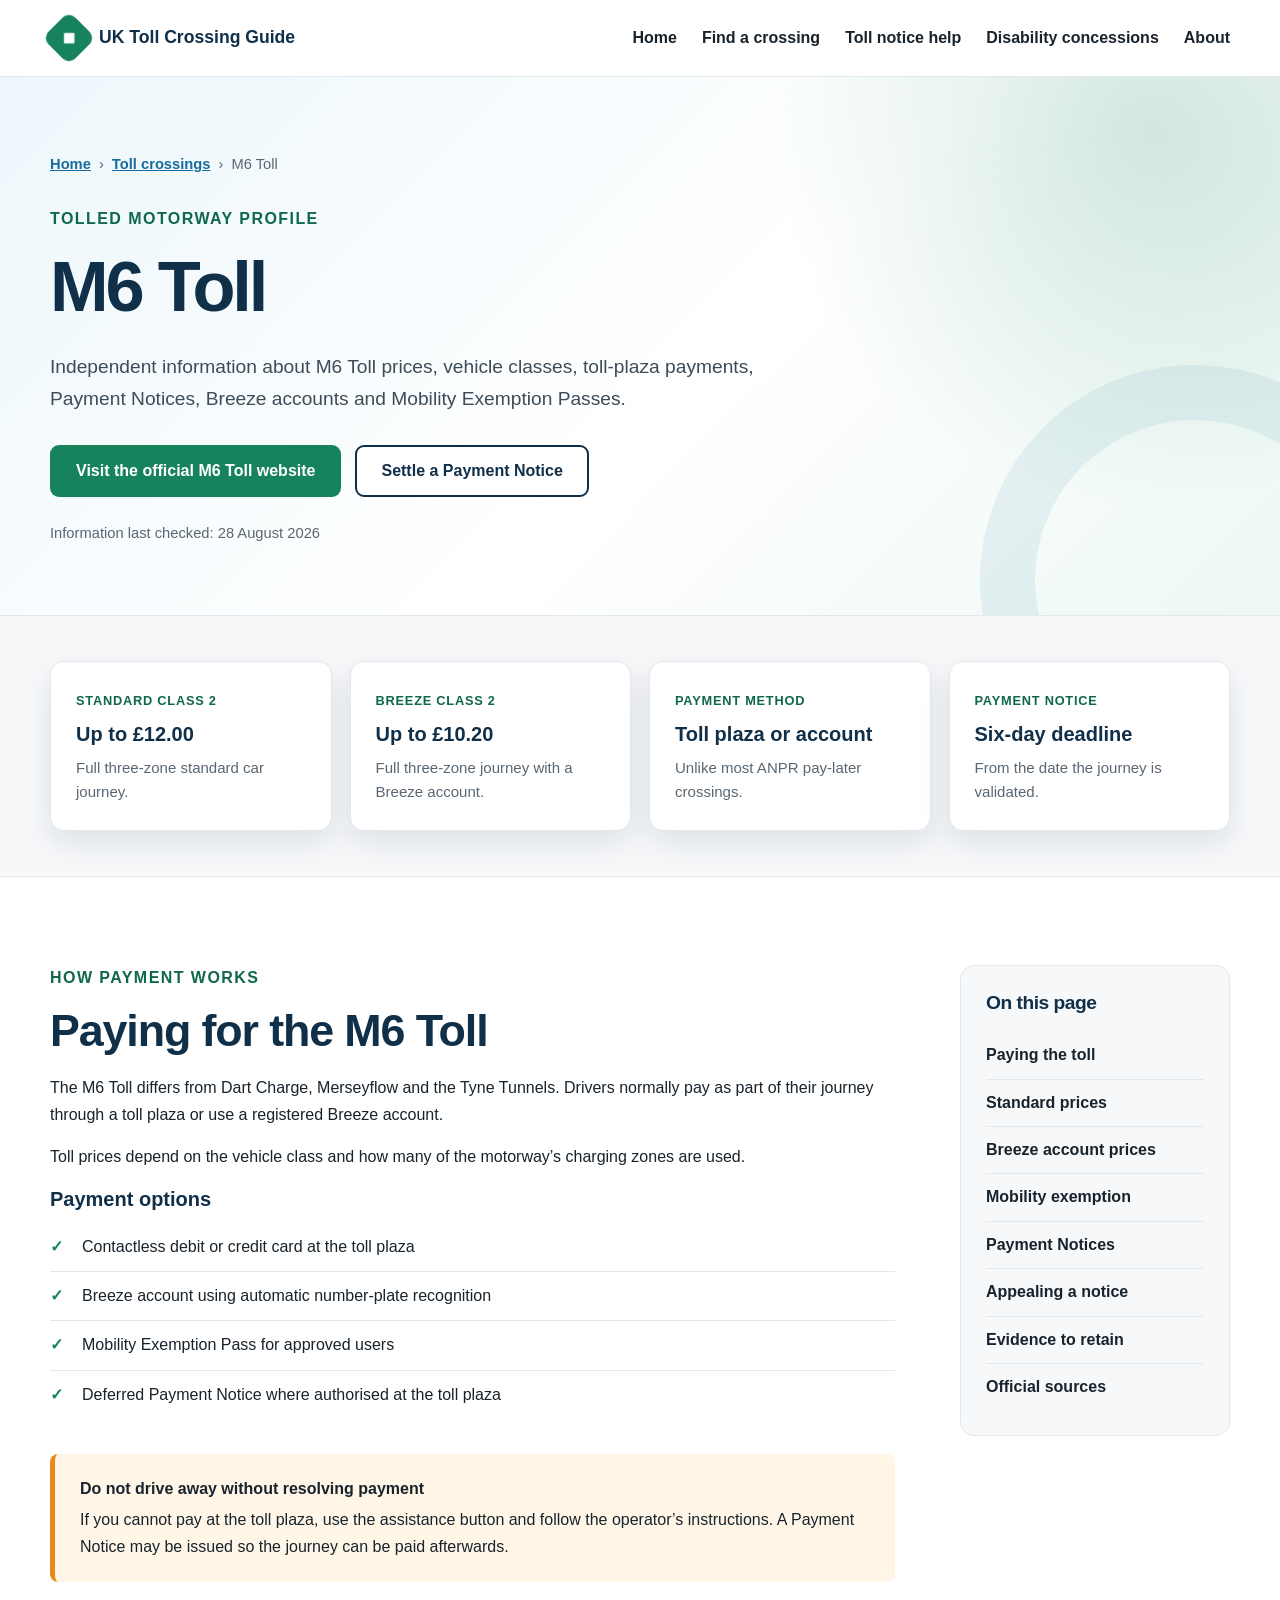
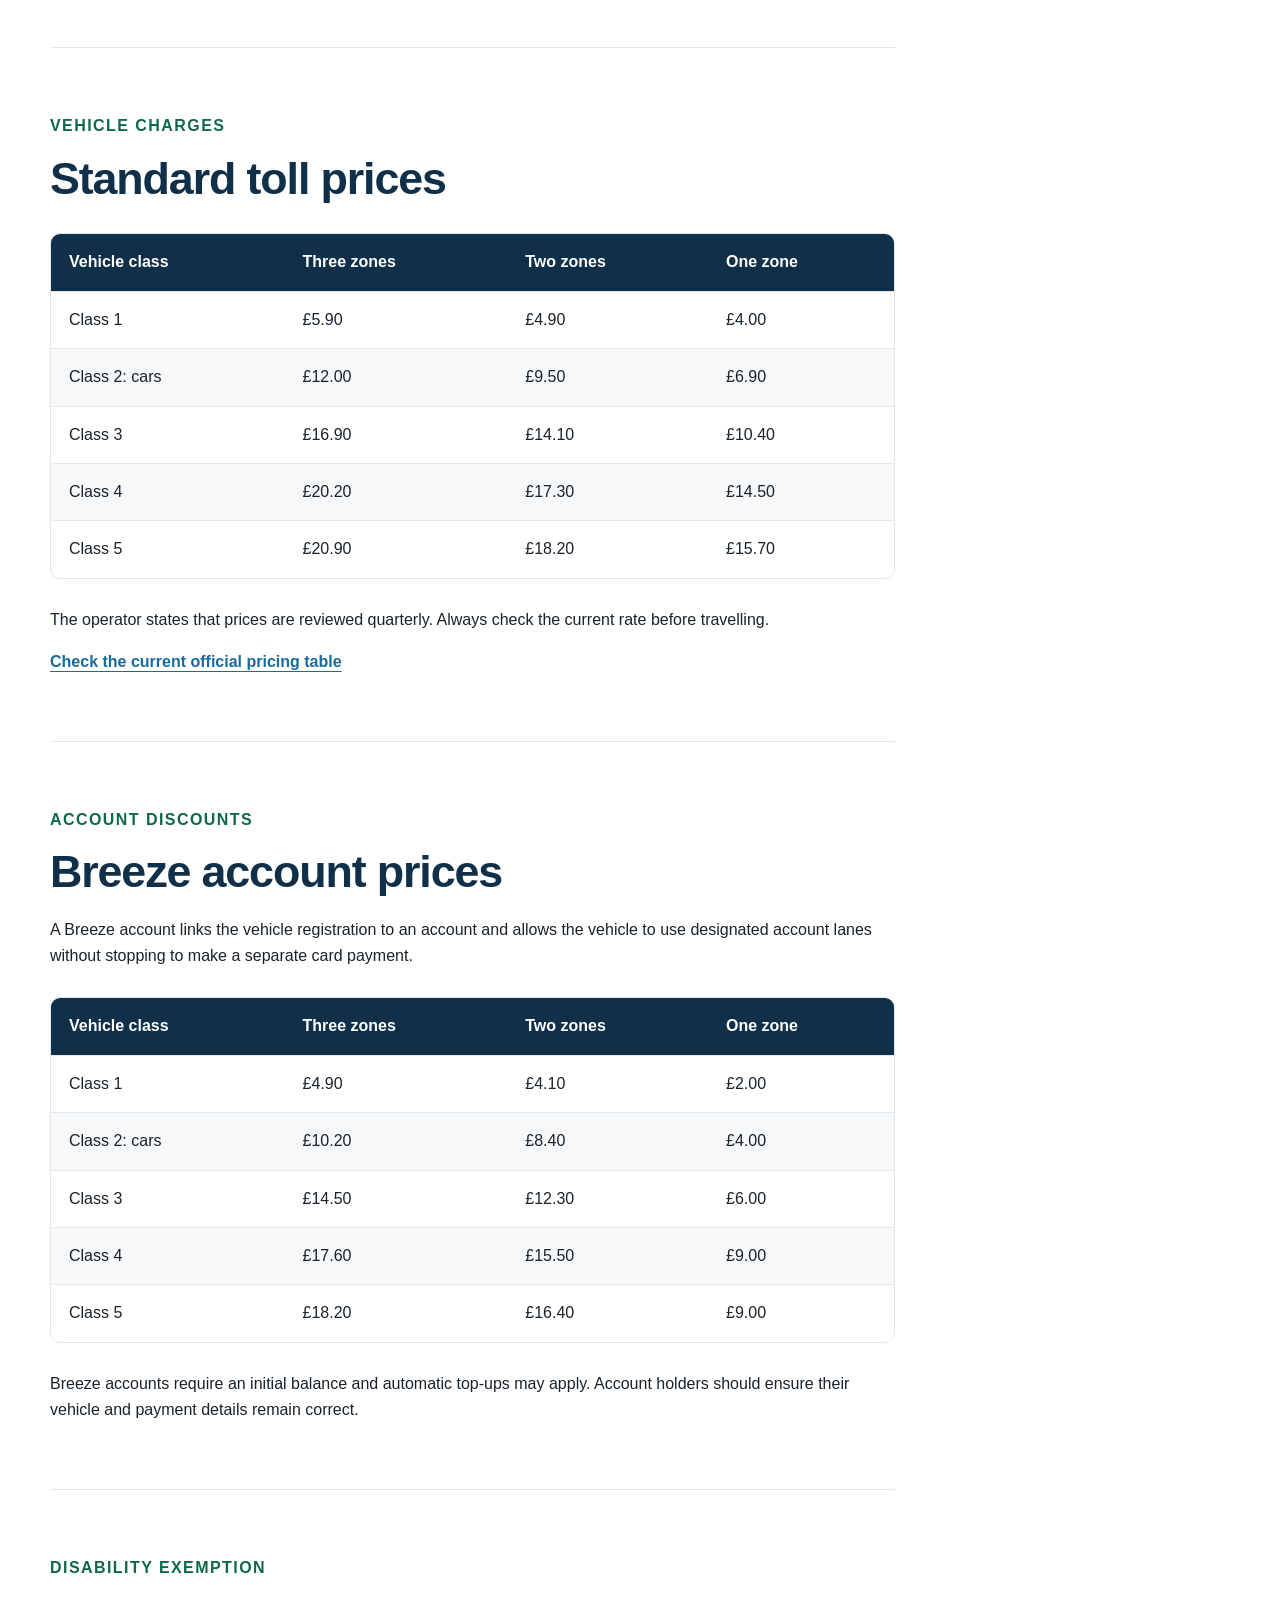
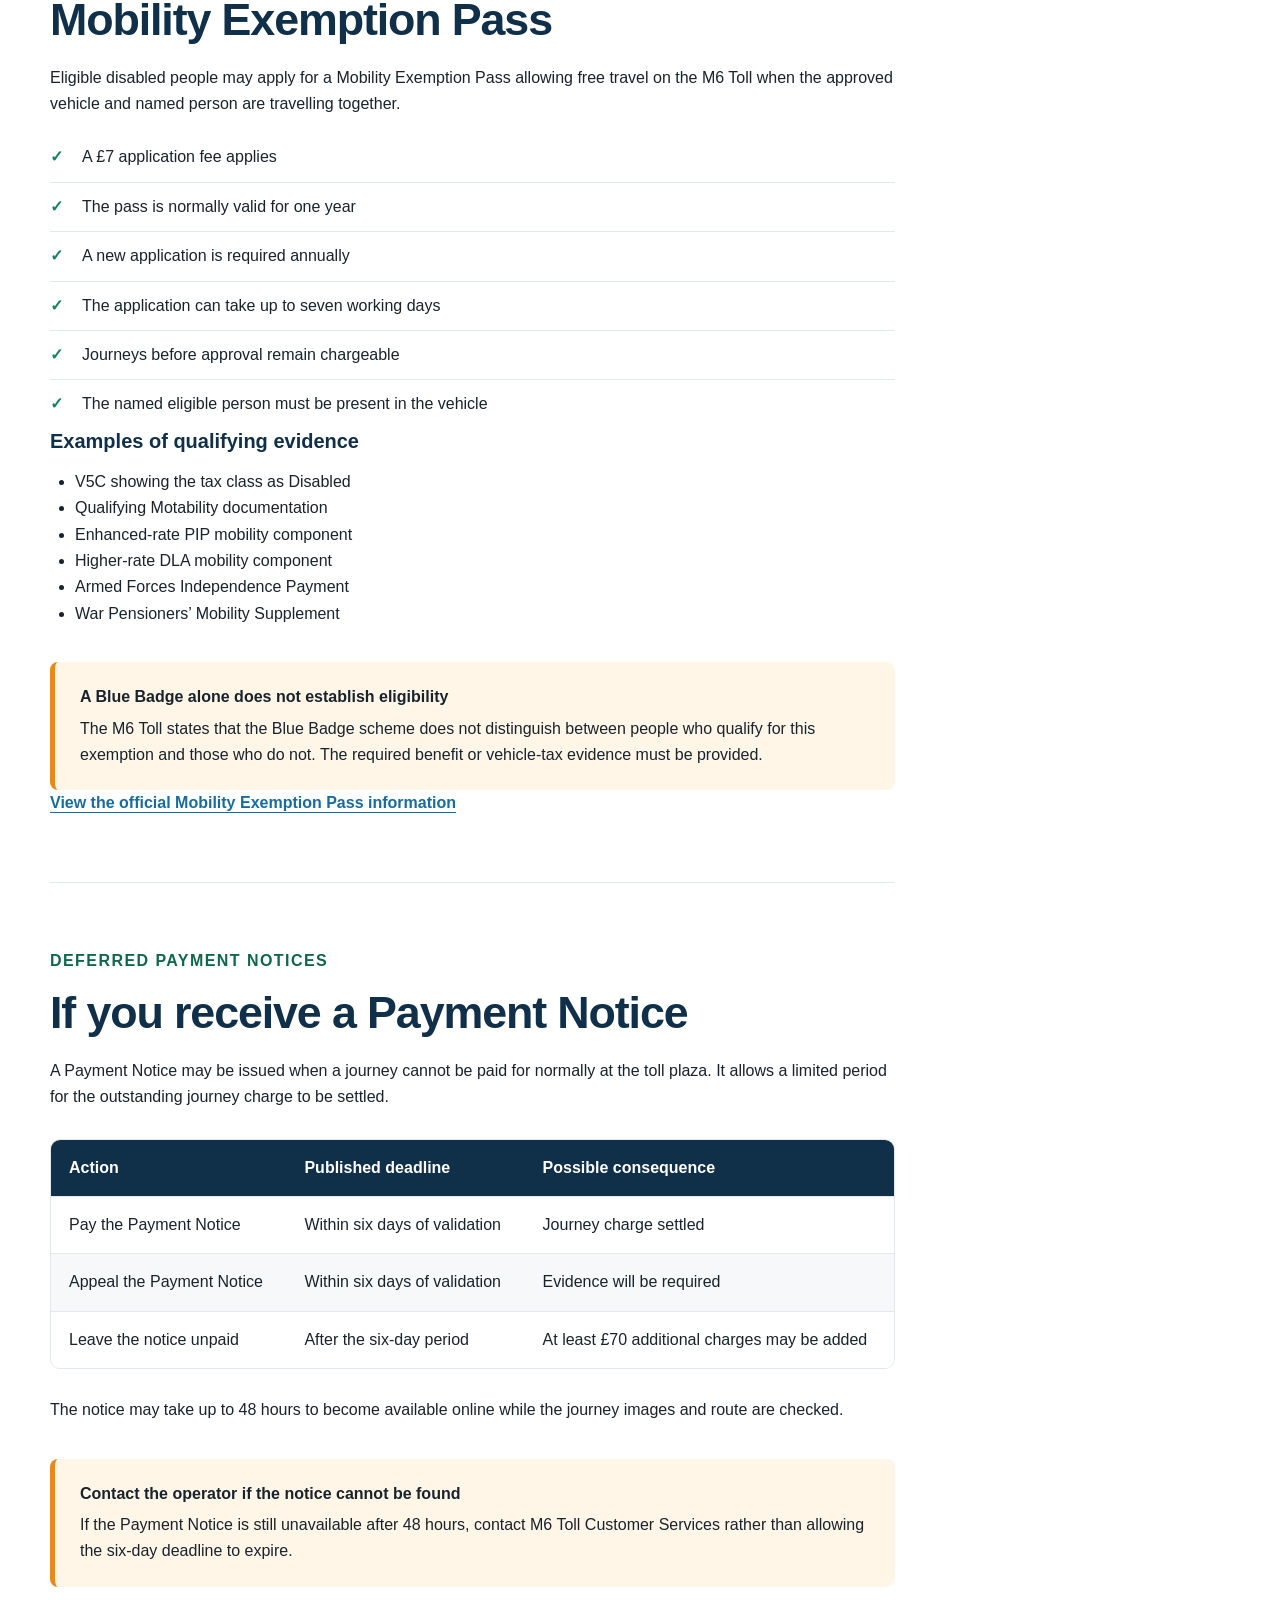
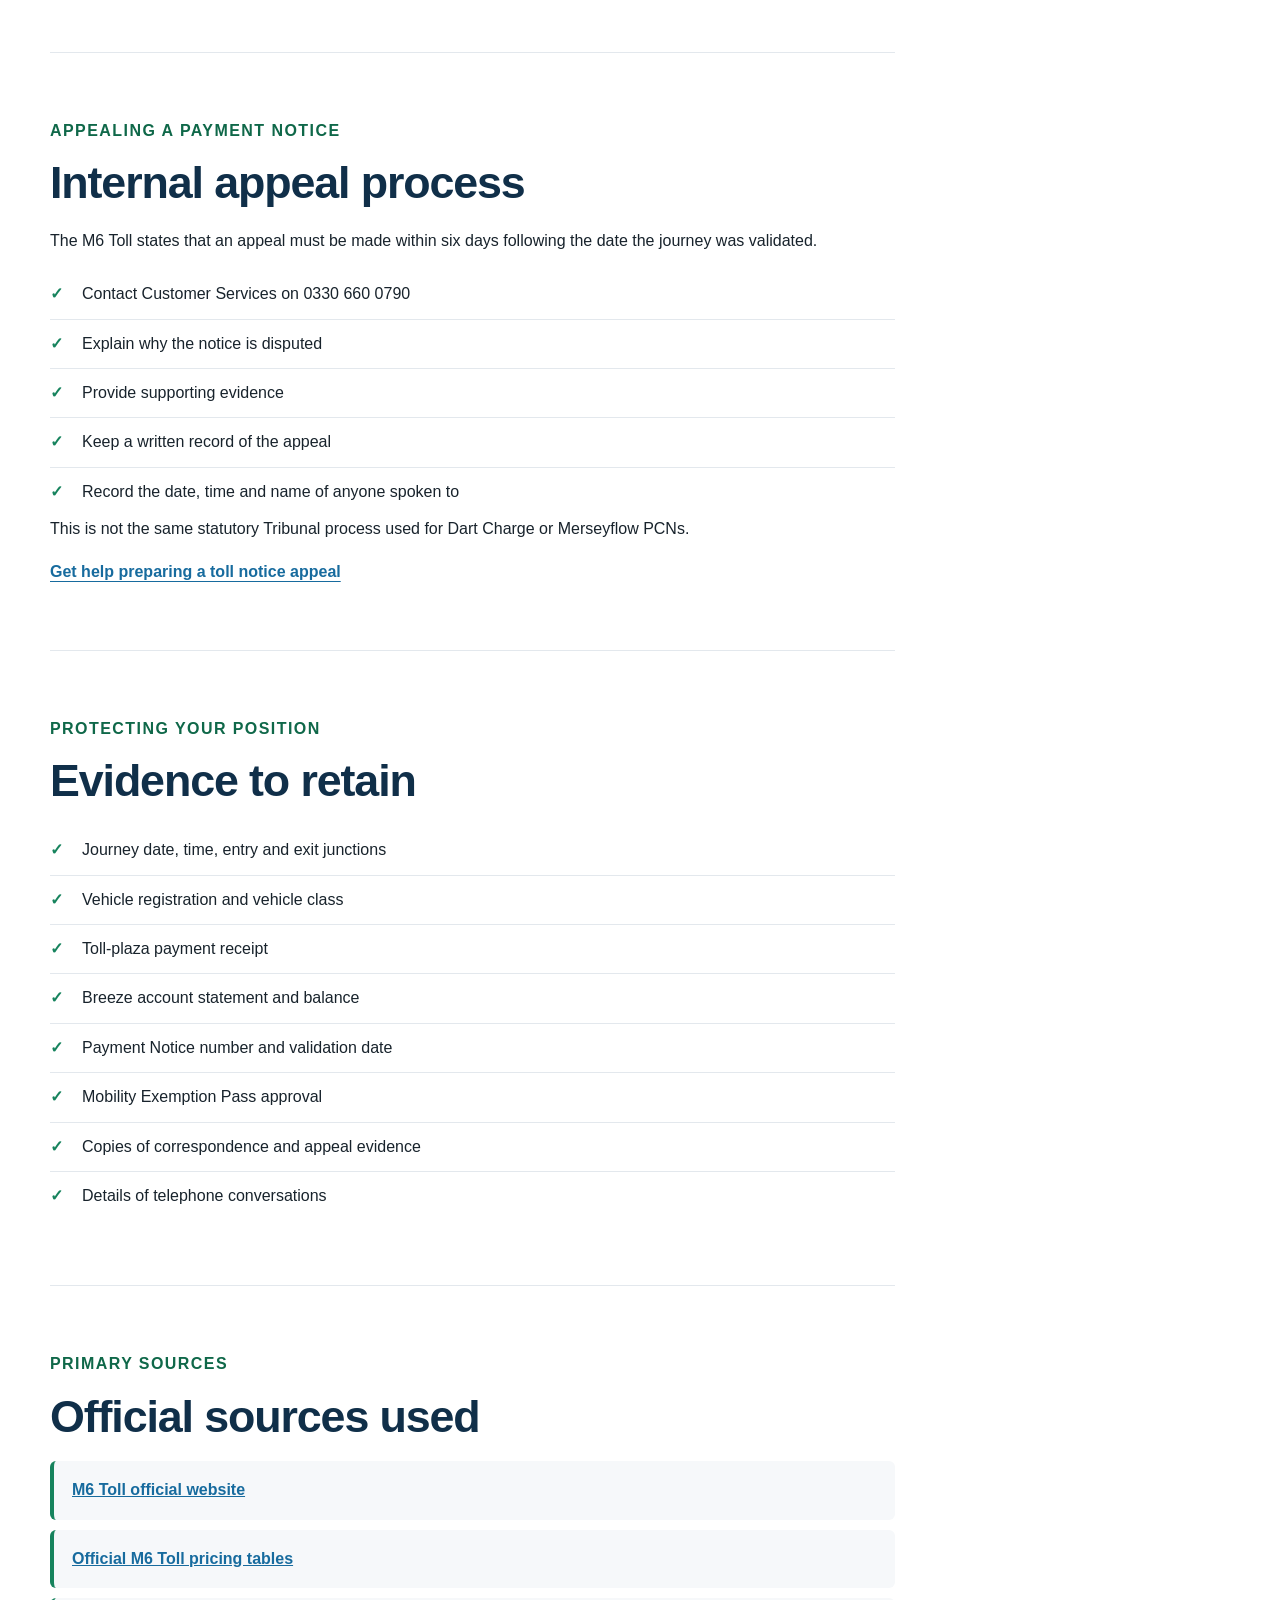
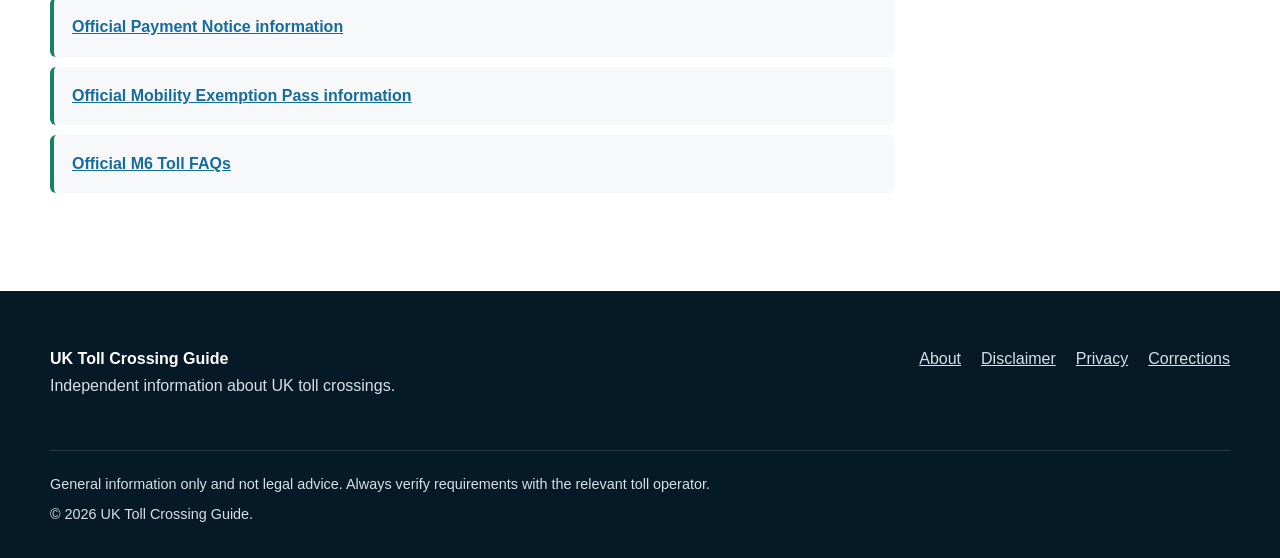
<file: crossings/m6-toll.html>
<!doctype html>
<html lang="en-GB">
<head>
  <meta charset="utf-8">
  <meta name="viewport" content="width=device-width, initial-scale=1">

  <meta name="description" content="Independent information about M6 Toll prices, payment methods, Payment Notices and mobility exemptions.">
  <meta name="theme-color" content="#123b5d">

  <title>M6 Toll | UK Toll Crossing Guide</title>

  <link rel="stylesheet" href="../css/style.css">
</head>

<body>

  <a class="skip-link" href="#main-content">Skip to main content</a>

  <header class="site-header">
    <div class="container header-content">
      <a class="site-logo" href="../index.html">
        <span class="logo-icon" aria-hidden="true">◆</span>
        <span>UK Toll Crossing Guide</span>
      </a>

      <button class="menu-toggle" type="button"
        aria-label="Open navigation menu"
        aria-expanded="false"
        aria-controls="main-navigation">
        ☰
      </button>

      <nav id="main-navigation" class="main-navigation" aria-label="Main navigation">
        <a href="../index.html">Home</a>
        <a href="../toll-crossings.html">Find a crossing</a>
        <a href="../toll-notice-help.html">Toll notice help</a>
        <a href="../index.html#concessions">Disability concessions</a>
        <a href="../index.html#about">About</a>
      </nav>
    </div>
  </header>

  <main id="main-content">

    <section class="hero crossing-hero">
      <div class="container hero-content">

        <nav class="breadcrumbs" aria-label="Breadcrumb">
          <a href="../index.html">Home</a>
          <span aria-hidden="true">›</span>
          <a href="../toll-crossings.html">Toll crossings</a>
          <span aria-hidden="true">›</span>
          <span>M6 Toll</span>
        </nav>

        <p class="eyebrow">Tolled motorway profile</p>
        <h1>M6 Toll</h1>

        <p class="hero-introduction">
          Independent information about M6 Toll prices, vehicle classes,
          toll-plaza payments, Payment Notices, Breeze accounts and
          Mobility Exemption Passes.
        </p>

        <div class="profile-actions">
          <a class="button button-primary"
            href="https://www.m6toll.co.uk/"
            target="_blank"
            rel="noopener noreferrer">
            Visit the official M6 Toll website
          </a>

          <a class="button button-secondary"
            href="https://www.m6toll.co.uk/payment-notice/"
            target="_blank"
            rel="noopener noreferrer">
            Settle a Payment Notice
          </a>
        </div>

        <p class="last-checked">
          Information last checked: 28 August 2026
        </p>

      </div>
    </section>

    <section class="section profile-summary-section">
      <div class="container">

        <div class="profile-summary-grid">

          <article class="summary-card">
            <span class="summary-label">Standard Class 2</span>
            <strong>Up to £12.00</strong>
            <p>Full three-zone standard car journey.</p>
          </article>

          <article class="summary-card">
            <span class="summary-label">Breeze Class 2</span>
            <strong>Up to £10.20</strong>
            <p>Full three-zone journey with a Breeze account.</p>
          </article>

          <article class="summary-card">
            <span class="summary-label">Payment method</span>
            <strong>Toll plaza or account</strong>
            <p>Unlike most ANPR pay-later crossings.</p>
          </article>

          <article class="summary-card">
            <span class="summary-label">Payment Notice</span>
            <strong>Six-day deadline</strong>
            <p>From the date the journey is validated.</p>
          </article>

        </div>

      </div>
    </section>

    <section class="section">
      <div class="container profile-layout">

        <article class="profile-content">

          <section id="payment">
            <p class="eyebrow">How payment works</p>
            <h2>Paying for the M6 Toll</h2>

            <p>
              The M6 Toll differs from Dart Charge, Merseyflow and the
              Tyne Tunnels. Drivers normally pay as part of their journey
              through a toll plaza or use a registered Breeze account.
            </p>

            <p>
              Toll prices depend on the vehicle class and how many of the
              motorway’s charging zones are used.
            </p>

            <h3>Payment options</h3>

            <ul class="checklist">
              <li>Contactless debit or credit card at the toll plaza</li>
              <li>Breeze account using automatic number-plate recognition</li>
              <li>Mobility Exemption Pass for approved users</li>
              <li>Deferred Payment Notice where authorised at the toll plaza</li>
            </ul>

            <div class="warning-panel">
              <strong>Do not drive away without resolving payment</strong>
              <p>
                If you cannot pay at the toll plaza, use the assistance
                button and follow the operator’s instructions. A Payment
                Notice may be issued so the journey can be paid afterwards.
              </p>
            </div>
          </section>

          <section id="charges" class="profile-section">
            <p class="eyebrow">Vehicle charges</p>
            <h2>Standard toll prices</h2>

            <div class="charge-table-wrapper">
              <table class="charge-table">
                <thead>
                  <tr>
                    <th scope="col">Vehicle class</th>
                    <th scope="col">Three zones</th>
                    <th scope="col">Two zones</th>
                    <th scope="col">One zone</th>
                  </tr>
                </thead>

                <tbody>
                  <tr>
                    <td>Class 1</td>
                    <td>£5.90</td>
                    <td>£4.90</td>
                    <td>£4.00</td>
                  </tr>

                  <tr>
                    <td>Class 2: cars</td>
                    <td>£12.00</td>
                    <td>£9.50</td>
                    <td>£6.90</td>
                  </tr>

                  <tr>
                    <td>Class 3</td>
                    <td>£16.90</td>
                    <td>£14.10</td>
                    <td>£10.40</td>
                  </tr>

                  <tr>
                    <td>Class 4</td>
                    <td>£20.20</td>
                    <td>£17.30</td>
                    <td>£14.50</td>
                  </tr>

                  <tr>
                    <td>Class 5</td>
                    <td>£20.90</td>
                    <td>£18.20</td>
                    <td>£15.70</td>
                  </tr>
                </tbody>
              </table>
            </div>

            <p>
              The operator states that prices are reviewed quarterly.
              Always check the current rate before travelling.
            </p>

            <a class="text-link"
              href="https://www.m6toll.co.uk/pricing-tables/"
              target="_blank"
              rel="noopener noreferrer">
              Check the current official pricing table
            </a>
          </section>

          <section id="breeze" class="profile-section">
            <p class="eyebrow">Account discounts</p>
            <h2>Breeze account prices</h2>

            <p>
              A Breeze account links the vehicle registration to an
              account and allows the vehicle to use designated account
              lanes without stopping to make a separate card payment.
            </p>

            <div class="charge-table-wrapper">
              <table class="charge-table">
                <thead>
                  <tr>
                    <th scope="col">Vehicle class</th>
                    <th scope="col">Three zones</th>
                    <th scope="col">Two zones</th>
                    <th scope="col">One zone</th>
                  </tr>
                </thead>

                <tbody>
                  <tr>
                    <td>Class 1</td>
                    <td>£4.90</td>
                    <td>£4.10</td>
                    <td>£2.00</td>
                  </tr>

                  <tr>
                    <td>Class 2: cars</td>
                    <td>£10.20</td>
                    <td>£8.40</td>
                    <td>£4.00</td>
                  </tr>

                  <tr>
                    <td>Class 3</td>
                    <td>£14.50</td>
                    <td>£12.30</td>
                    <td>£6.00</td>
                  </tr>

                  <tr>
                    <td>Class 4</td>
                    <td>£17.60</td>
                    <td>£15.50</td>
                    <td>£9.00</td>
                  </tr>

                  <tr>
                    <td>Class 5</td>
                    <td>£18.20</td>
                    <td>£16.40</td>
                    <td>£9.00</td>
                  </tr>
                </tbody>
              </table>
            </div>

            <p>
              Breeze accounts require an initial balance and automatic
              top-ups may apply. Account holders should ensure their
              vehicle and payment details remain correct.
            </p>
          </section>

          <section id="exemption" class="profile-section">
            <p class="eyebrow">Disability exemption</p>
            <h2>Mobility Exemption Pass</h2>

            <p>
              Eligible disabled people may apply for a Mobility Exemption
              Pass allowing free travel on the M6 Toll when the approved
              vehicle and named person are travelling together.
            </p>

            <ul class="checklist">
              <li>A £7 application fee applies</li>
              <li>The pass is normally valid for one year</li>
              <li>A new application is required annually</li>
              <li>The application can take up to seven working days</li>
              <li>Journeys before approval remain chargeable</li>
              <li>The named eligible person must be present in the vehicle</li>
            </ul>

            <h3>Examples of qualifying evidence</h3>

            <ul>
              <li>V5C showing the tax class as Disabled</li>
              <li>Qualifying Motability documentation</li>
              <li>Enhanced-rate PIP mobility component</li>
              <li>Higher-rate DLA mobility component</li>
              <li>Armed Forces Independence Payment</li>
              <li>War Pensioners’ Mobility Supplement</li>
            </ul>

            <div class="warning-panel">
              <strong>A Blue Badge alone does not establish eligibility</strong>
              <p>
                The M6 Toll states that the Blue Badge scheme does not
                distinguish between people who qualify for this exemption
                and those who do not. The required benefit or vehicle-tax
                evidence must be provided.
              </p>
            </div>

            <a class="text-link"
              href="https://www.m6toll.co.uk/mobility-exemption-pass/"
              target="_blank"
              rel="noopener noreferrer">
              View the official Mobility Exemption Pass information
            </a>
          </section>

          <section id="notice" class="profile-section">
            <p class="eyebrow">Deferred Payment Notices</p>
            <h2>If you receive a Payment Notice</h2>

            <p>
              A Payment Notice may be issued when a journey cannot be
              paid for normally at the toll plaza. It allows a limited
              period for the outstanding journey charge to be settled.
            </p>

            <div class="charge-table-wrapper">
              <table class="charge-table">
                <thead>
                  <tr>
                    <th scope="col">Action</th>
                    <th scope="col">Published deadline</th>
                    <th scope="col">Possible consequence</th>
                  </tr>
                </thead>

                <tbody>
                  <tr>
                    <td>Pay the Payment Notice</td>
                    <td>Within six days of validation</td>
                    <td>Journey charge settled</td>
                  </tr>

                  <tr>
                    <td>Appeal the Payment Notice</td>
                    <td>Within six days of validation</td>
                    <td>Evidence will be required</td>
                  </tr>

                  <tr>
                    <td>Leave the notice unpaid</td>
                    <td>After the six-day period</td>
                    <td>At least £70 additional charges may be added</td>
                  </tr>
                </tbody>
              </table>
            </div>

            <p>
              The notice may take up to 48 hours to become available
              online while the journey images and route are checked.
            </p>

            <div class="warning-panel">
              <strong>Contact the operator if the notice cannot be found</strong>
              <p>
                If the Payment Notice is still unavailable after 48 hours,
                contact M6 Toll Customer Services rather than allowing
                the six-day deadline to expire.
              </p>
            </div>
          </section>

          <section id="appeal" class="profile-section">
            <p class="eyebrow">Appealing a Payment Notice</p>
            <h2>Internal appeal process</h2>

            <p>
              The M6 Toll states that an appeal must be made within six
              days following the date the journey was validated.
            </p>

            <ul class="checklist">
              <li>Contact Customer Services on 0330 660 0790</li>
              <li>Explain why the notice is disputed</li>
              <li>Provide supporting evidence</li>
              <li>Keep a written record of the appeal</li>
              <li>Record the date, time and name of anyone spoken to</li>
            </ul>

            <p>
              This is not the same statutory Tribunal process used for
              Dart Charge or Merseyflow PCNs.
            </p>
            <a class="text-link" href="../toll-notice-help.html">
  Get help preparing a toll notice appeal
</a>
          </section>

          <section id="evidence" class="profile-section">
            <p class="eyebrow">Protecting your position</p>
            <h2>Evidence to retain</h2>

            <ul class="checklist">
              <li>Journey date, time, entry and exit junctions</li>
              <li>Vehicle registration and vehicle class</li>
              <li>Toll-plaza payment receipt</li>
              <li>Breeze account statement and balance</li>
              <li>Payment Notice number and validation date</li>
              <li>Mobility Exemption Pass approval</li>
              <li>Copies of correspondence and appeal evidence</li>
              <li>Details of telephone conversations</li>
            </ul>
          </section>

          <section id="sources" class="profile-section">
            <p class="eyebrow">Primary sources</p>
            <h2>Official sources used</h2>

            <ul class="source-list">
              <li>
                <a href="https://www.m6toll.co.uk/"
                  target="_blank"
                  rel="noopener noreferrer">
                  M6 Toll official website
                </a>
              </li>

              <li>
                <a href="https://www.m6toll.co.uk/pricing-tables/"
                  target="_blank"
                  rel="noopener noreferrer">
                  Official M6 Toll pricing tables
                </a>
              </li>

              <li>
                <a href="https://www.m6toll.co.uk/payment-notice/"
                  target="_blank"
                  rel="noopener noreferrer">
                  Official Payment Notice information
                </a>
              </li>

              <li>
                <a href="https://www.m6toll.co.uk/mobility-exemption-pass/"
                  target="_blank"
                  rel="noopener noreferrer">
                  Official Mobility Exemption Pass information
                </a>
              </li>

              <li>
                <a href="https://www.m6toll.co.uk/using-the-m6toll/faqs/"
                  target="_blank"
                  rel="noopener noreferrer">
                  Official M6 Toll FAQs
                </a>
              </li>
            </ul>
          </section>

        </article>

        <aside class="profile-sidebar">
          <div class="sidebar-panel">
            <h2>On this page</h2>

            <nav aria-label="M6 Toll page contents">
              <a href="#payment">Paying the toll</a>
              <a href="#charges">Standard prices</a>
              <a href="#breeze">Breeze account prices</a>
              <a href="#exemption">Mobility exemption</a>
              <a href="#notice">Payment Notices</a>
              <a href="#appeal">Appealing a notice</a>
              <a href="#evidence">Evidence to retain</a>
              <a href="#sources">Official sources</a>
            </nav>
          </div>
        </aside>

      </div>
    </section>

  </main>

  <footer class="site-footer">
    <div class="container footer-content">
      <div>
        <strong>UK Toll Crossing Guide</strong>
        <p>Independent information about UK toll crossings.</p>
      </div>

      <nav class="footer-navigation" aria-label="Footer navigation">
        <a href="../index.html#about">About</a>
        <a href="#">Disclaimer</a>
        <a href="#">Privacy</a>
        <a href="#">Corrections</a>
      </nav>
    </div>

    <div class="container footer-legal">
      <p>
        General information only and not legal advice. Always verify
        requirements with the relevant toll operator.
      </p>

      <p>&copy; 2026 UK Toll Crossing Guide.</p>
    </div>
  </footer>

  <script>
    const menuButton = document.querySelector(".menu-toggle");
    const navigation = document.querySelector(".main-navigation");

    menuButton.addEventListener("click", () => {
      const isOpen = menuButton.getAttribute("aria-expanded") === "true";

      menuButton.setAttribute("aria-expanded", String(!isOpen));
      navigation.classList.toggle("navigation-open");
    });
  </script>

</body>
</html>
</file>
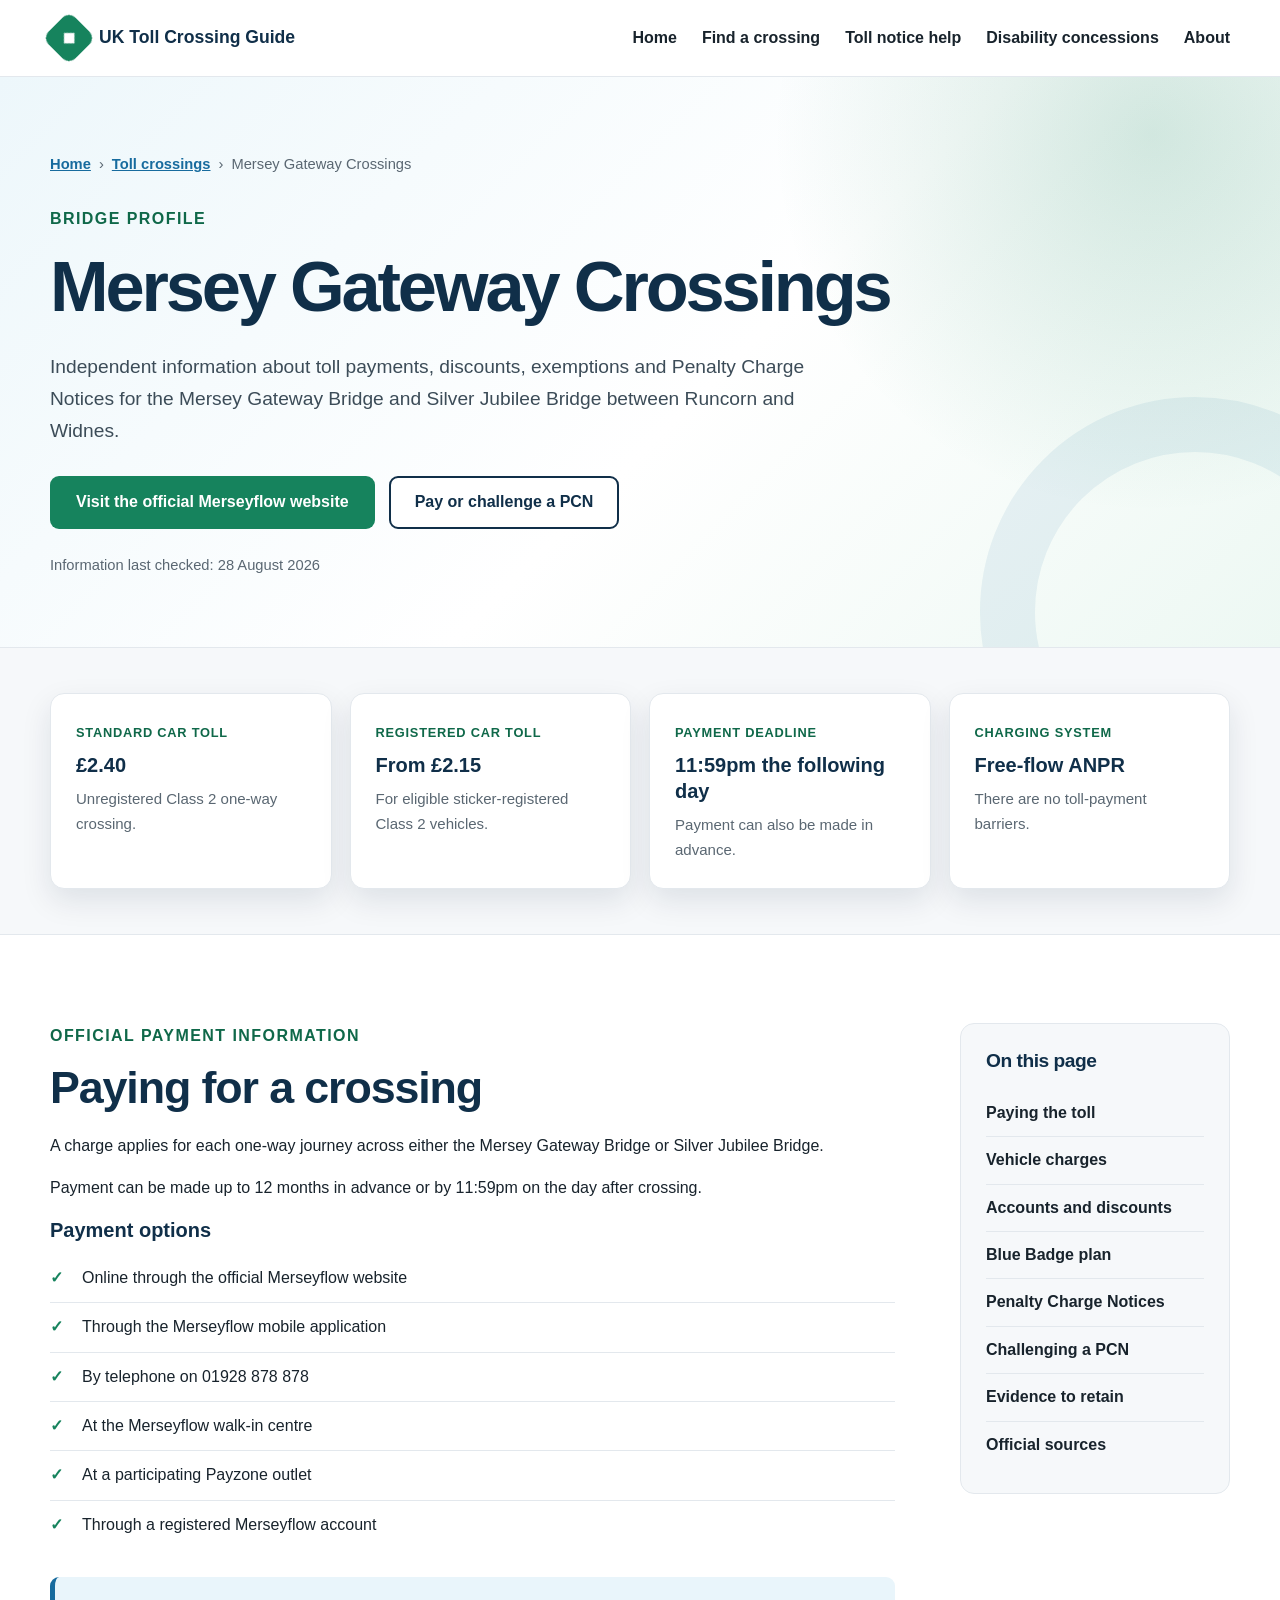
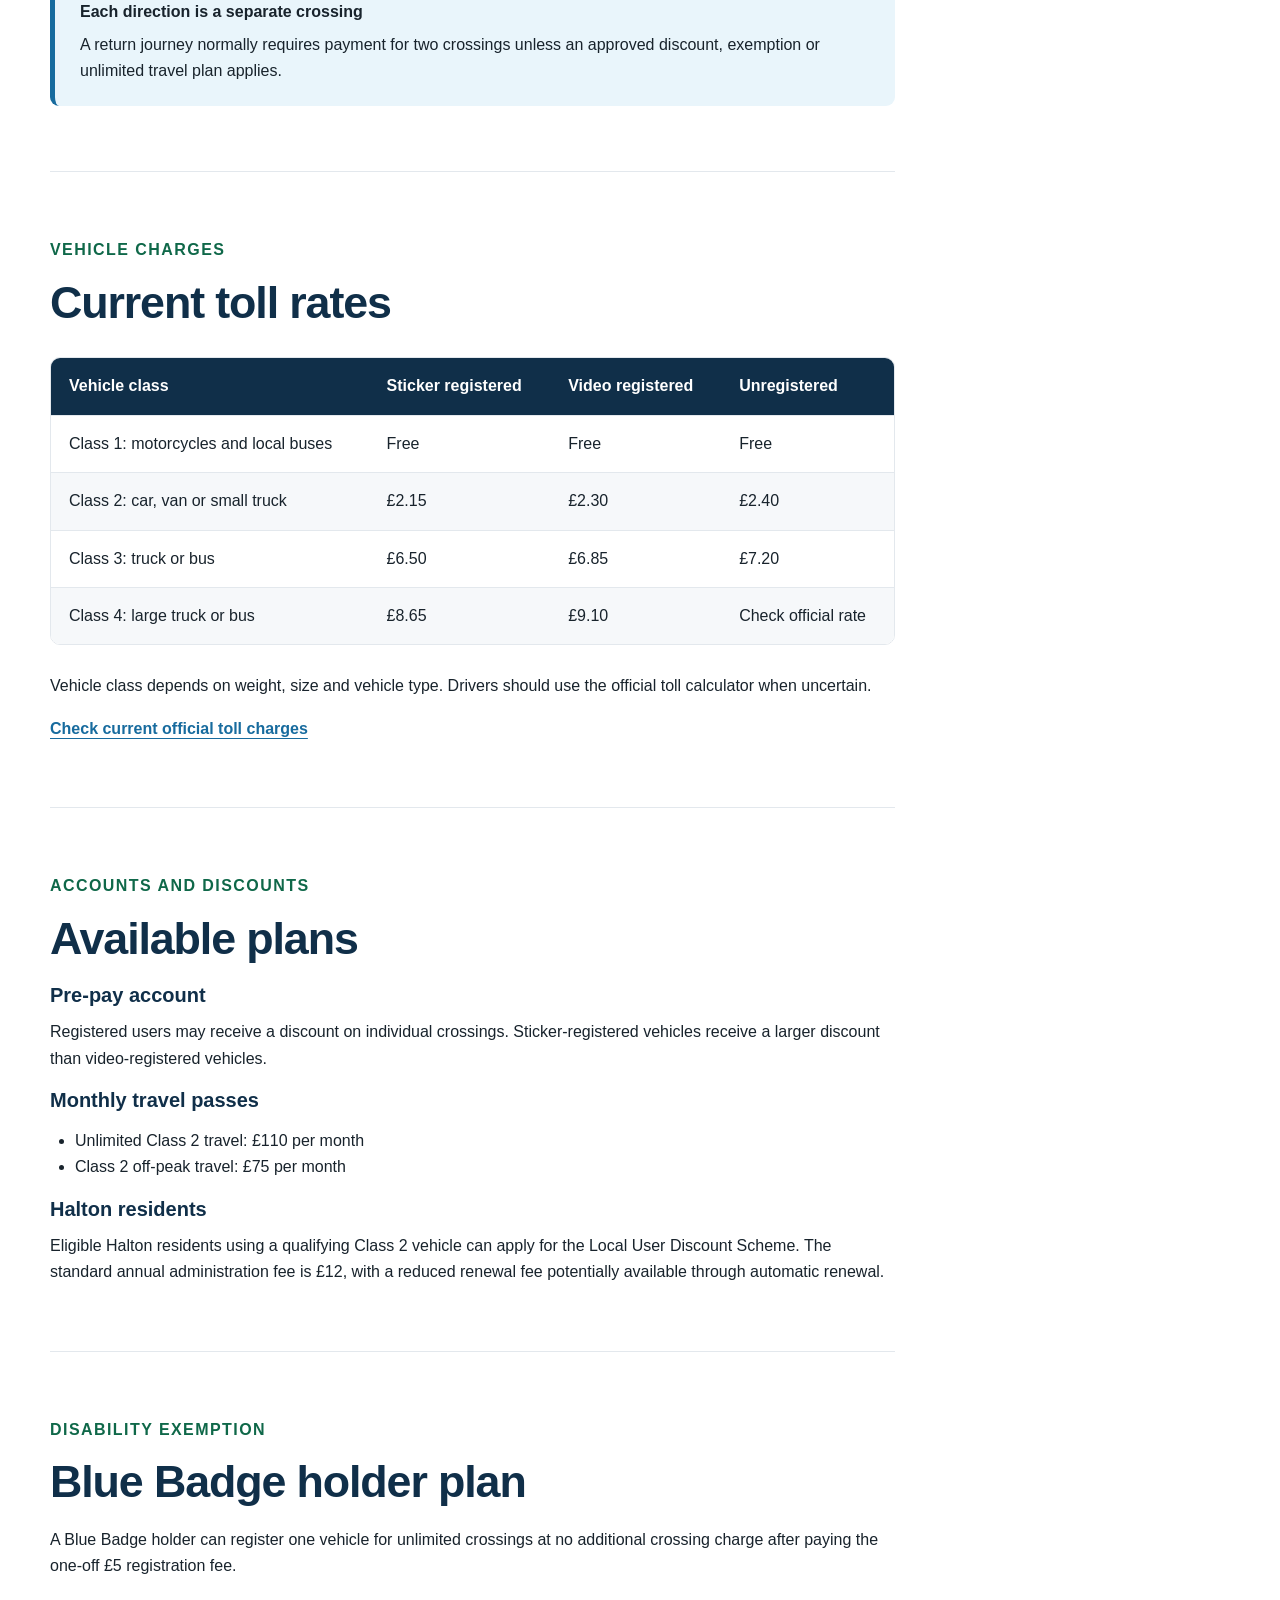
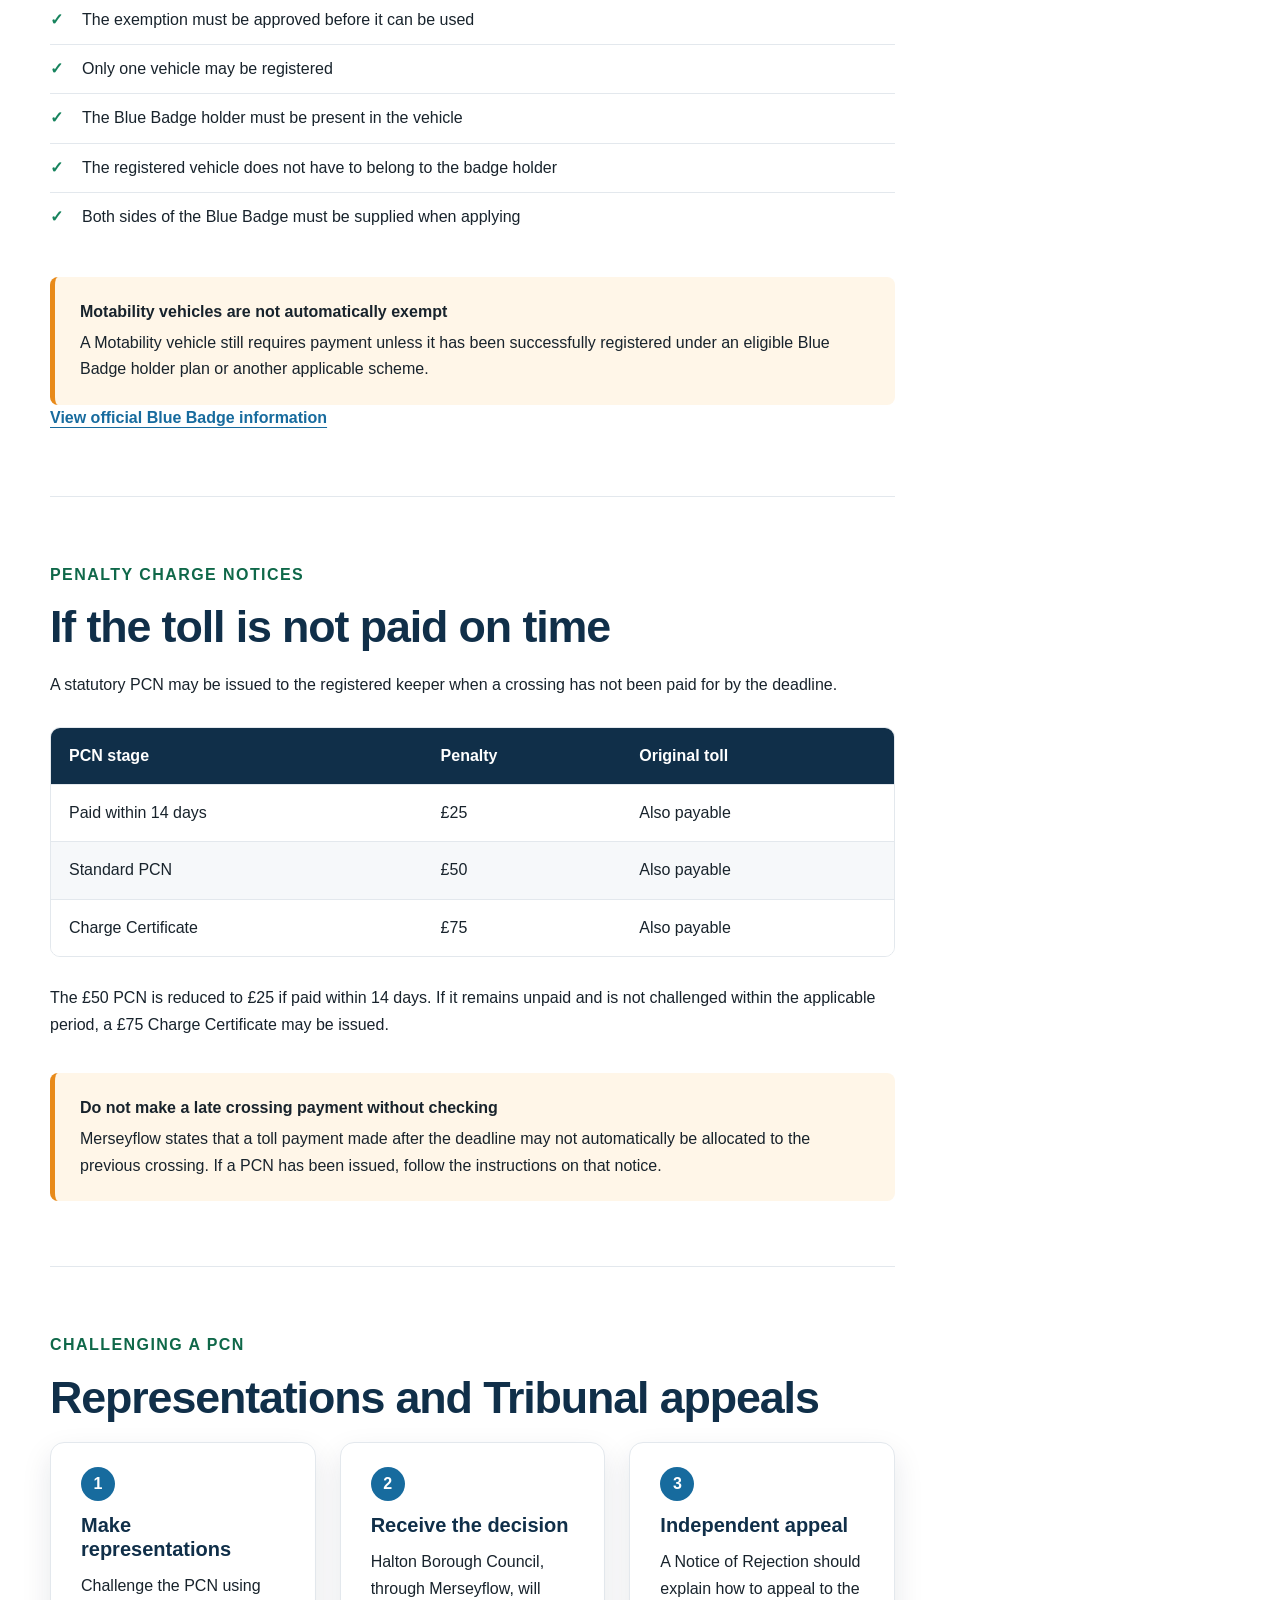
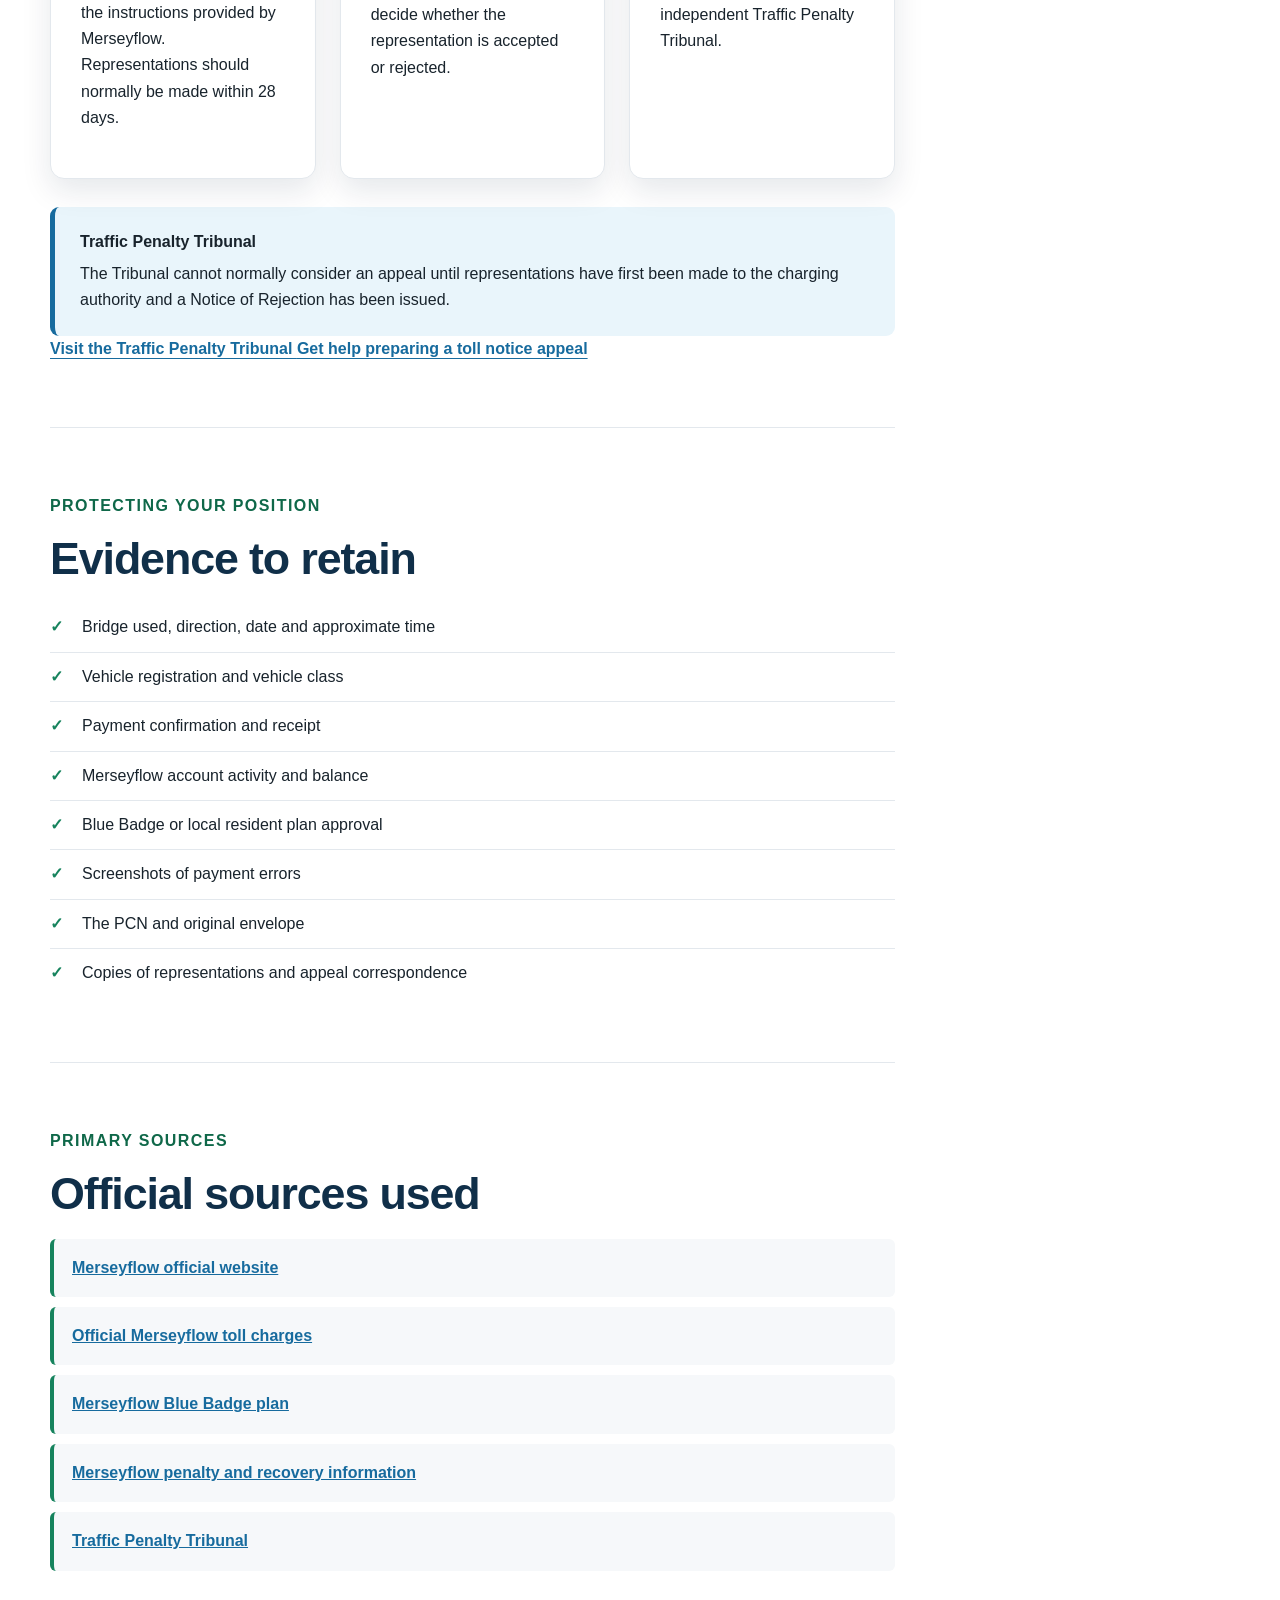
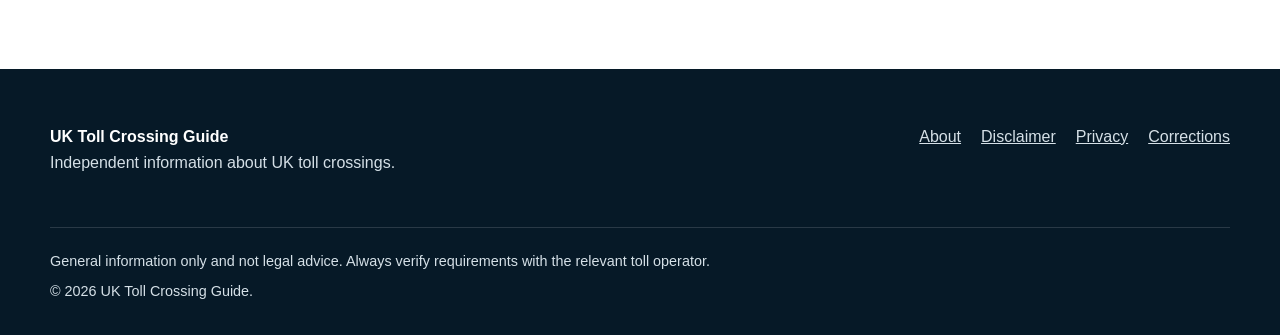
<file: crossings/mersey-gateway-crossings.html>
<!doctype html>
<html lang="en-GB">
<head>
  <meta charset="utf-8">
  <meta name="viewport" content="width=device-width, initial-scale=1">

  <meta name="description" content="Independent information about Mersey Gateway and Silver Jubilee Bridge tolls, exemptions and Penalty Charge Notices.">
  <meta name="theme-color" content="#123b5d">

  <title>Mersey Gateway Crossings | UK Toll Crossing Guide</title>

  <link rel="stylesheet" href="../css/style.css">
</head>

<body>

  <a class="skip-link" href="#main-content">Skip to main content</a>

  <header class="site-header">
    <div class="container header-content">
      <a class="site-logo" href="../index.html">
        <span class="logo-icon" aria-hidden="true">◆</span>
        <span>UK Toll Crossing Guide</span>
      </a>

      <button class="menu-toggle" type="button"
        aria-label="Open navigation menu"
        aria-expanded="false"
        aria-controls="main-navigation">
        ☰
      </button>

      <nav id="main-navigation" class="main-navigation" aria-label="Main navigation">
        <a href="../index.html">Home</a>
        <a href="../toll-crossings.html">Find a crossing</a>
        <a href="../toll-notice-help.html">Toll notice help</a>
        <a href="../index.html#concessions">Disability concessions</a>
        <a href="../index.html#about">About</a>
      </nav>
    </div>
  </header>

  <main id="main-content">

    <section class="hero crossing-hero">
      <div class="container hero-content">

        <nav class="breadcrumbs" aria-label="Breadcrumb">
          <a href="../index.html">Home</a>
          <span aria-hidden="true">›</span>
          <a href="../toll-crossings.html">Toll crossings</a>
          <span aria-hidden="true">›</span>
          <span>Mersey Gateway Crossings</span>
        </nav>

        <p class="eyebrow">Bridge profile</p>
        <h1>Mersey Gateway Crossings</h1>

        <p class="hero-introduction">
          Independent information about toll payments, discounts,
          exemptions and Penalty Charge Notices for the Mersey Gateway
          Bridge and Silver Jubilee Bridge between Runcorn and Widnes.
        </p>

        <div class="profile-actions">
          <a class="button button-primary"
            href="https://www.merseyflow.co.uk/"
            target="_blank"
            rel="noopener noreferrer">
            Visit the official Merseyflow website
          </a>

          <a class="button button-secondary"
            href="https://www.merseyflow.co.uk/sign-in"
            target="_blank"
            rel="noopener noreferrer">
            Pay or challenge a PCN
          </a>
        </div>

        <p class="last-checked">
          Information last checked: 28 August 2026
        </p>

      </div>
    </section>

    <section class="section profile-summary-section">
      <div class="container">

        <div class="profile-summary-grid">

          <article class="summary-card">
            <span class="summary-label">Standard car toll</span>
            <strong>£2.40</strong>
            <p>Unregistered Class 2 one-way crossing.</p>
          </article>

          <article class="summary-card">
            <span class="summary-label">Registered car toll</span>
            <strong>From £2.15</strong>
            <p>For eligible sticker-registered Class 2 vehicles.</p>
          </article>

          <article class="summary-card">
            <span class="summary-label">Payment deadline</span>
            <strong>11:59pm the following day</strong>
            <p>Payment can also be made in advance.</p>
          </article>

          <article class="summary-card">
            <span class="summary-label">Charging system</span>
            <strong>Free-flow ANPR</strong>
            <p>There are no toll-payment barriers.</p>
          </article>

        </div>

      </div>
    </section>

    <section class="section">
      <div class="container profile-layout">

        <article class="profile-content">

          <section id="payment">
            <p class="eyebrow">Official payment information</p>
            <h2>Paying for a crossing</h2>

            <p>
              A charge applies for each one-way journey across either the
              Mersey Gateway Bridge or Silver Jubilee Bridge.
            </p>

            <p>
              Payment can be made up to 12 months in advance or by 11:59pm
              on the day after crossing.
            </p>

            <h3>Payment options</h3>

            <ul class="checklist">
              <li>Online through the official Merseyflow website</li>
              <li>Through the Merseyflow mobile application</li>
              <li>By telephone on 01928 878 878</li>
              <li>At the Merseyflow walk-in centre</li>
              <li>At a participating Payzone outlet</li>
              <li>Through a registered Merseyflow account</li>
            </ul>

            <div class="information-panel">
              <strong>Each direction is a separate crossing</strong>
              <p>
                A return journey normally requires payment for two
                crossings unless an approved discount, exemption or
                unlimited travel plan applies.
              </p>
            </div>
          </section>

          <section id="charges" class="profile-section">
            <p class="eyebrow">Vehicle charges</p>
            <h2>Current toll rates</h2>

            <div class="charge-table-wrapper">
              <table class="charge-table">
                <thead>
                  <tr>
                    <th scope="col">Vehicle class</th>
                    <th scope="col">Sticker registered</th>
                    <th scope="col">Video registered</th>
                    <th scope="col">Unregistered</th>
                  </tr>
                </thead>

                <tbody>
                  <tr>
                    <td>Class 1: motorcycles and local buses</td>
                    <td>Free</td>
                    <td>Free</td>
                    <td>Free</td>
                  </tr>

                  <tr>
                    <td>Class 2: car, van or small truck</td>
                    <td>£2.15</td>
                    <td>£2.30</td>
                    <td>£2.40</td>
                  </tr>

                  <tr>
                    <td>Class 3: truck or bus</td>
                    <td>£6.50</td>
                    <td>£6.85</td>
                    <td>£7.20</td>
                  </tr>

                  <tr>
                    <td>Class 4: large truck or bus</td>
                    <td>£8.65</td>
                    <td>£9.10</td>
                    <td>Check official rate</td>
                  </tr>
                </tbody>
              </table>
            </div>

            <p>
              Vehicle class depends on weight, size and vehicle type.
              Drivers should use the official toll calculator when
              uncertain.
            </p>

            <a class="text-link"
              href="https://www.merseyflow.co.uk/toll-charges"
              target="_blank"
              rel="noopener noreferrer">
              Check current official toll charges
            </a>
          </section>

          <section id="discounts" class="profile-section">
            <p class="eyebrow">Accounts and discounts</p>
            <h2>Available plans</h2>

            <h3>Pre-pay account</h3>

            <p>
              Registered users may receive a discount on individual
              crossings. Sticker-registered vehicles receive a larger
              discount than video-registered vehicles.
            </p>

            <h3>Monthly travel passes</h3>

            <ul>
              <li>Unlimited Class 2 travel: £110 per month</li>
              <li>Class 2 off-peak travel: £75 per month</li>
            </ul>

            <h3>Halton residents</h3>

            <p>
              Eligible Halton residents using a qualifying Class 2 vehicle
              can apply for the Local User Discount Scheme. The standard
              annual administration fee is £12, with a reduced renewal
              fee potentially available through automatic renewal.
            </p>
          </section>

          <section id="blue-badge" class="profile-section">
            <p class="eyebrow">Disability exemption</p>
            <h2>Blue Badge holder plan</h2>

            <p>
              A Blue Badge holder can register one vehicle for unlimited
              crossings at no additional crossing charge after paying the
              one-off £5 registration fee.
            </p>

            <ul class="checklist">
              <li>The exemption must be approved before it can be used</li>
              <li>Only one vehicle may be registered</li>
              <li>The Blue Badge holder must be present in the vehicle</li>
              <li>The registered vehicle does not have to belong to the badge holder</li>
              <li>Both sides of the Blue Badge must be supplied when applying</li>
            </ul>

            <div class="warning-panel">
              <strong>Motability vehicles are not automatically exempt</strong>
              <p>
                A Motability vehicle still requires payment unless it has
                been successfully registered under an eligible Blue Badge
                holder plan or another applicable scheme.
              </p>
            </div>

            <a class="text-link"
              href="https://www.merseyflow.co.uk/blue-badge"
              target="_blank"
              rel="noopener noreferrer">
              View official Blue Badge information
            </a>
          </section>

          <section id="pcn" class="profile-section">
            <p class="eyebrow">Penalty Charge Notices</p>
            <h2>If the toll is not paid on time</h2>

            <p>
              A statutory PCN may be issued to the registered keeper when
              a crossing has not been paid for by the deadline.
            </p>

            <div class="charge-table-wrapper">
              <table class="charge-table">
                <thead>
                  <tr>
                    <th scope="col">PCN stage</th>
                    <th scope="col">Penalty</th>
                    <th scope="col">Original toll</th>
                  </tr>
                </thead>

                <tbody>
                  <tr>
                    <td>Paid within 14 days</td>
                    <td>£25</td>
                    <td>Also payable</td>
                  </tr>

                  <tr>
                    <td>Standard PCN</td>
                    <td>£50</td>
                    <td>Also payable</td>
                  </tr>

                  <tr>
                    <td>Charge Certificate</td>
                    <td>£75</td>
                    <td>Also payable</td>
                  </tr>
                </tbody>
              </table>
            </div>

            <p>
              The £50 PCN is reduced to £25 if paid within 14 days.
              If it remains unpaid and is not challenged within the
              applicable period, a £75 Charge Certificate may be issued.
            </p>

            <div class="warning-panel">
              <strong>Do not make a late crossing payment without checking</strong>
              <p>
                Merseyflow states that a toll payment made after the
                deadline may not automatically be allocated to the
                previous crossing. If a PCN has been issued, follow the
                instructions on that notice.
              </p>
            </div>
          </section>

          <section id="challenge" class="profile-section">
            <p class="eyebrow">Challenging a PCN</p>
            <h2>Representations and Tribunal appeals</h2>

            <div class="steps-grid">

              <article class="step-card">
                <span class="step-number">1</span>
                <h3>Make representations</h3>
                <p>
                  Challenge the PCN using the instructions provided by
                  Merseyflow. Representations should normally be made
                  within 28 days.
                </p>
              </article>

              <article class="step-card">
                <span class="step-number">2</span>
                <h3>Receive the decision</h3>
                <p>
                  Halton Borough Council, through Merseyflow, will decide
                  whether the representation is accepted or rejected.
                </p>
              </article>

              <article class="step-card">
                <span class="step-number">3</span>
                <h3>Independent appeal</h3>
                <p>
                  A Notice of Rejection should explain how to appeal to
                  the independent Traffic Penalty Tribunal.
                </p>
              </article>

            </div>

            <div class="information-panel">
              <strong>Traffic Penalty Tribunal</strong>
              <p>
                The Tribunal cannot normally consider an appeal until
                representations have first been made to the charging
                authority and a Notice of Rejection has been issued.
              </p>
            </div>

            <a class="text-link"
              href="https://www.trafficpenaltytribunal.gov.uk/"
              target="_blank"
              rel="noopener noreferrer">
              Visit the Traffic Penalty Tribunal
            </a>
            <a class="text-link" href="../toll-notice-help.html">
  Get help preparing a toll notice appeal
</a>
          </section>

          <section id="evidence" class="profile-section">
            <p class="eyebrow">Protecting your position</p>
            <h2>Evidence to retain</h2>

            <ul class="checklist">
              <li>Bridge used, direction, date and approximate time</li>
              <li>Vehicle registration and vehicle class</li>
              <li>Payment confirmation and receipt</li>
              <li>Merseyflow account activity and balance</li>
              <li>Blue Badge or local resident plan approval</li>
              <li>Screenshots of payment errors</li>
              <li>The PCN and original envelope</li>
              <li>Copies of representations and appeal correspondence</li>
            </ul>
          </section>

          <section id="sources" class="profile-section">
            <p class="eyebrow">Primary sources</p>
            <h2>Official sources used</h2>

            <ul class="source-list">
              <li>
                <a href="https://www.merseyflow.co.uk/"
                  target="_blank"
                  rel="noopener noreferrer">
                  Merseyflow official website
                </a>
              </li>

              <li>
                <a href="https://www.merseyflow.co.uk/toll-charges"
                  target="_blank"
                  rel="noopener noreferrer">
                  Official Merseyflow toll charges
                </a>
              </li>

              <li>
                <a href="https://www.merseyflow.co.uk/blue-badge"
                  target="_blank"
                  rel="noopener noreferrer">
                  Merseyflow Blue Badge plan
                </a>
              </li>

              <li>
                <a href="https://www.merseyflow.co.uk/debt-recovery"
                  target="_blank"
                  rel="noopener noreferrer">
                  Merseyflow penalty and recovery information
                </a>
              </li>

              <li>
                <a href="https://www.trafficpenaltytribunal.gov.uk/"
                  target="_blank"
                  rel="noopener noreferrer">
                  Traffic Penalty Tribunal
                </a>
              </li>
            </ul>
          </section>

        </article>

        <aside class="profile-sidebar">
          <div class="sidebar-panel">
            <h2>On this page</h2>

            <nav aria-label="Mersey Gateway page contents">
              <a href="#payment">Paying the toll</a>
              <a href="#charges">Vehicle charges</a>
              <a href="#discounts">Accounts and discounts</a>
              <a href="#blue-badge">Blue Badge plan</a>
              <a href="#pcn">Penalty Charge Notices</a>
              <a href="#challenge">Challenging a PCN</a>
              <a href="#evidence">Evidence to retain</a>
              <a href="#sources">Official sources</a>
            </nav>
          </div>
        </aside>

      </div>
    </section>

  </main>

  <footer class="site-footer">
    <div class="container footer-content">
      <div>
        <strong>UK Toll Crossing Guide</strong>
        <p>Independent information about UK toll crossings.</p>
      </div>

      <nav class="footer-navigation" aria-label="Footer navigation">
        <a href="../index.html#about">About</a>
        <a href="#">Disclaimer</a>
        <a href="#">Privacy</a>
        <a href="#">Corrections</a>
      </nav>
    </div>

    <div class="container footer-legal">
      <p>
        General information only and not legal advice. Always verify
        requirements with the relevant toll operator.
      </p>

      <p>&copy; 2026 UK Toll Crossing Guide.</p>
    </div>
  </footer>

  <script>
    const menuButton = document.querySelector(".menu-toggle");
    const navigation = document.querySelector(".main-navigation");

    menuButton.addEventListener("click", () => {
      const isOpen = menuButton.getAttribute("aria-expanded") === "true";

      menuButton.setAttribute("aria-expanded", String(!isOpen));
      navigation.classList.toggle("navigation-open");
    });
  </script>

</body>
</html>
</file>
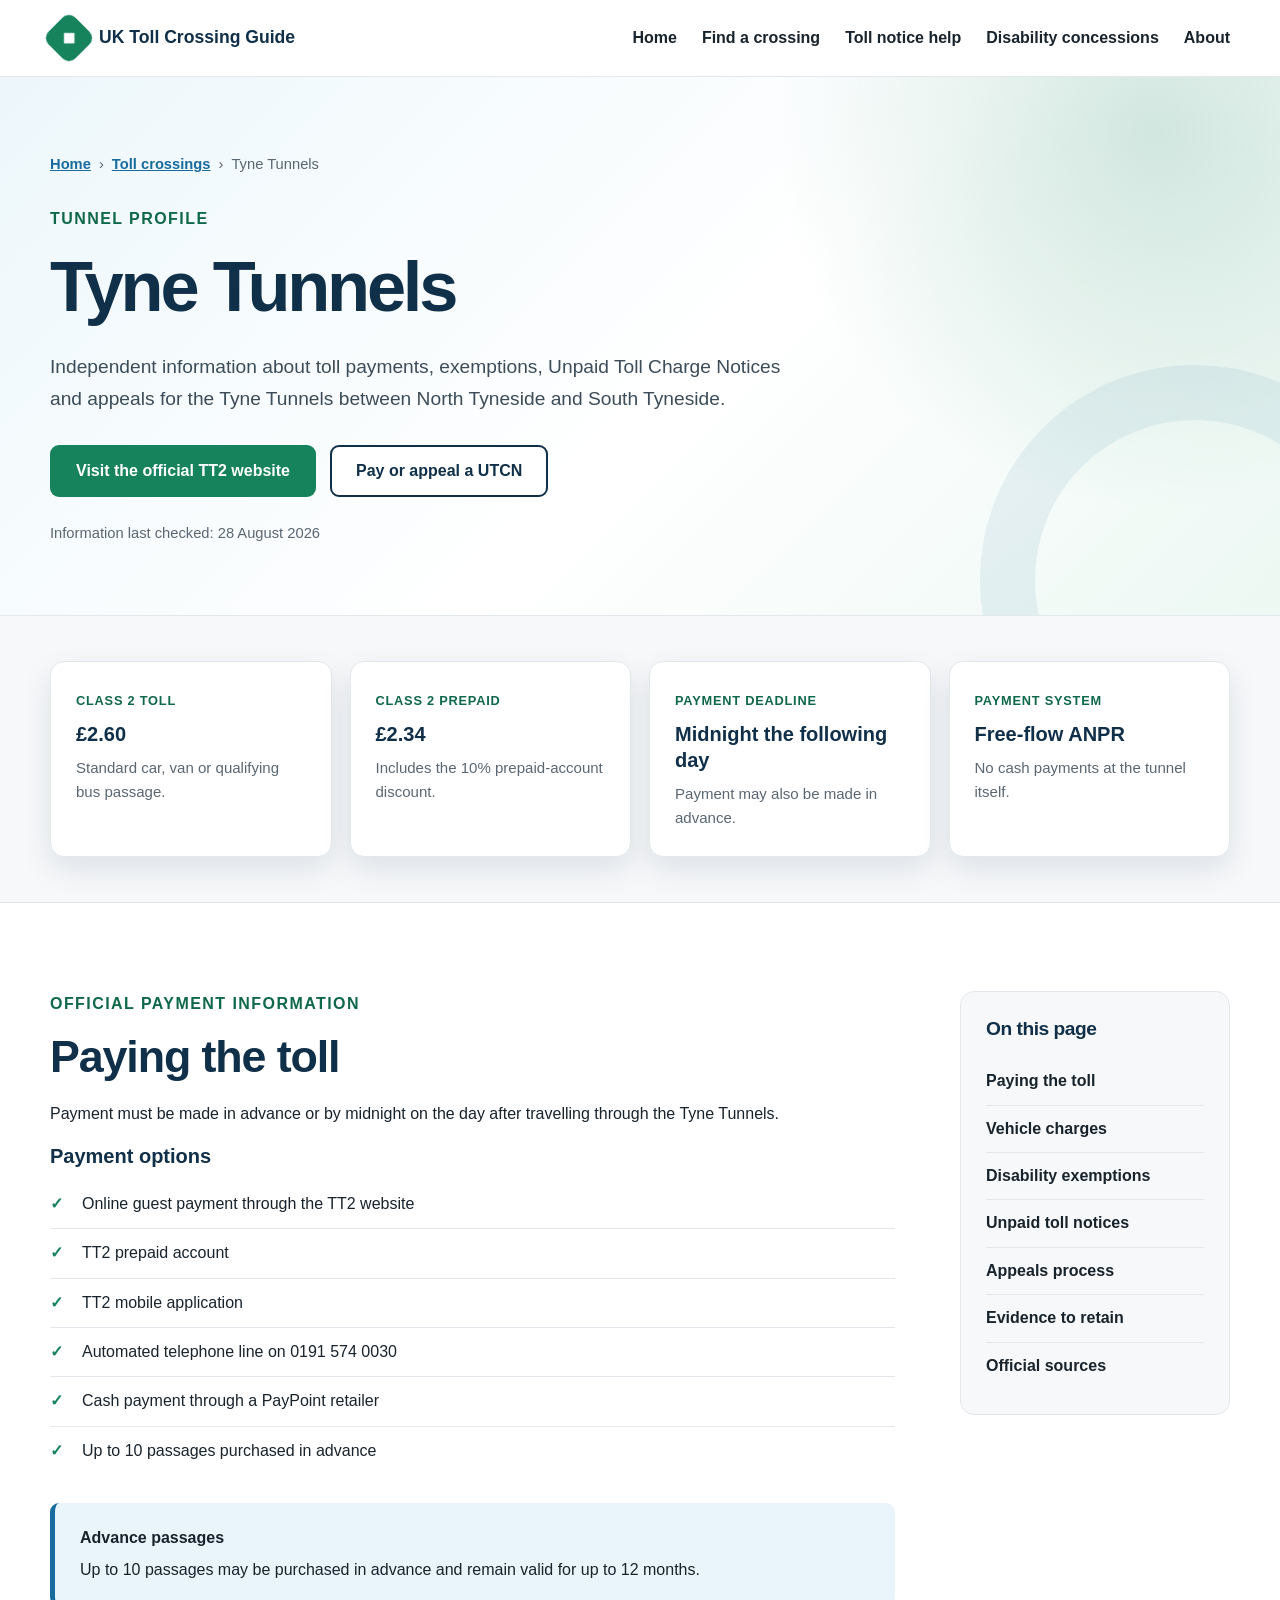
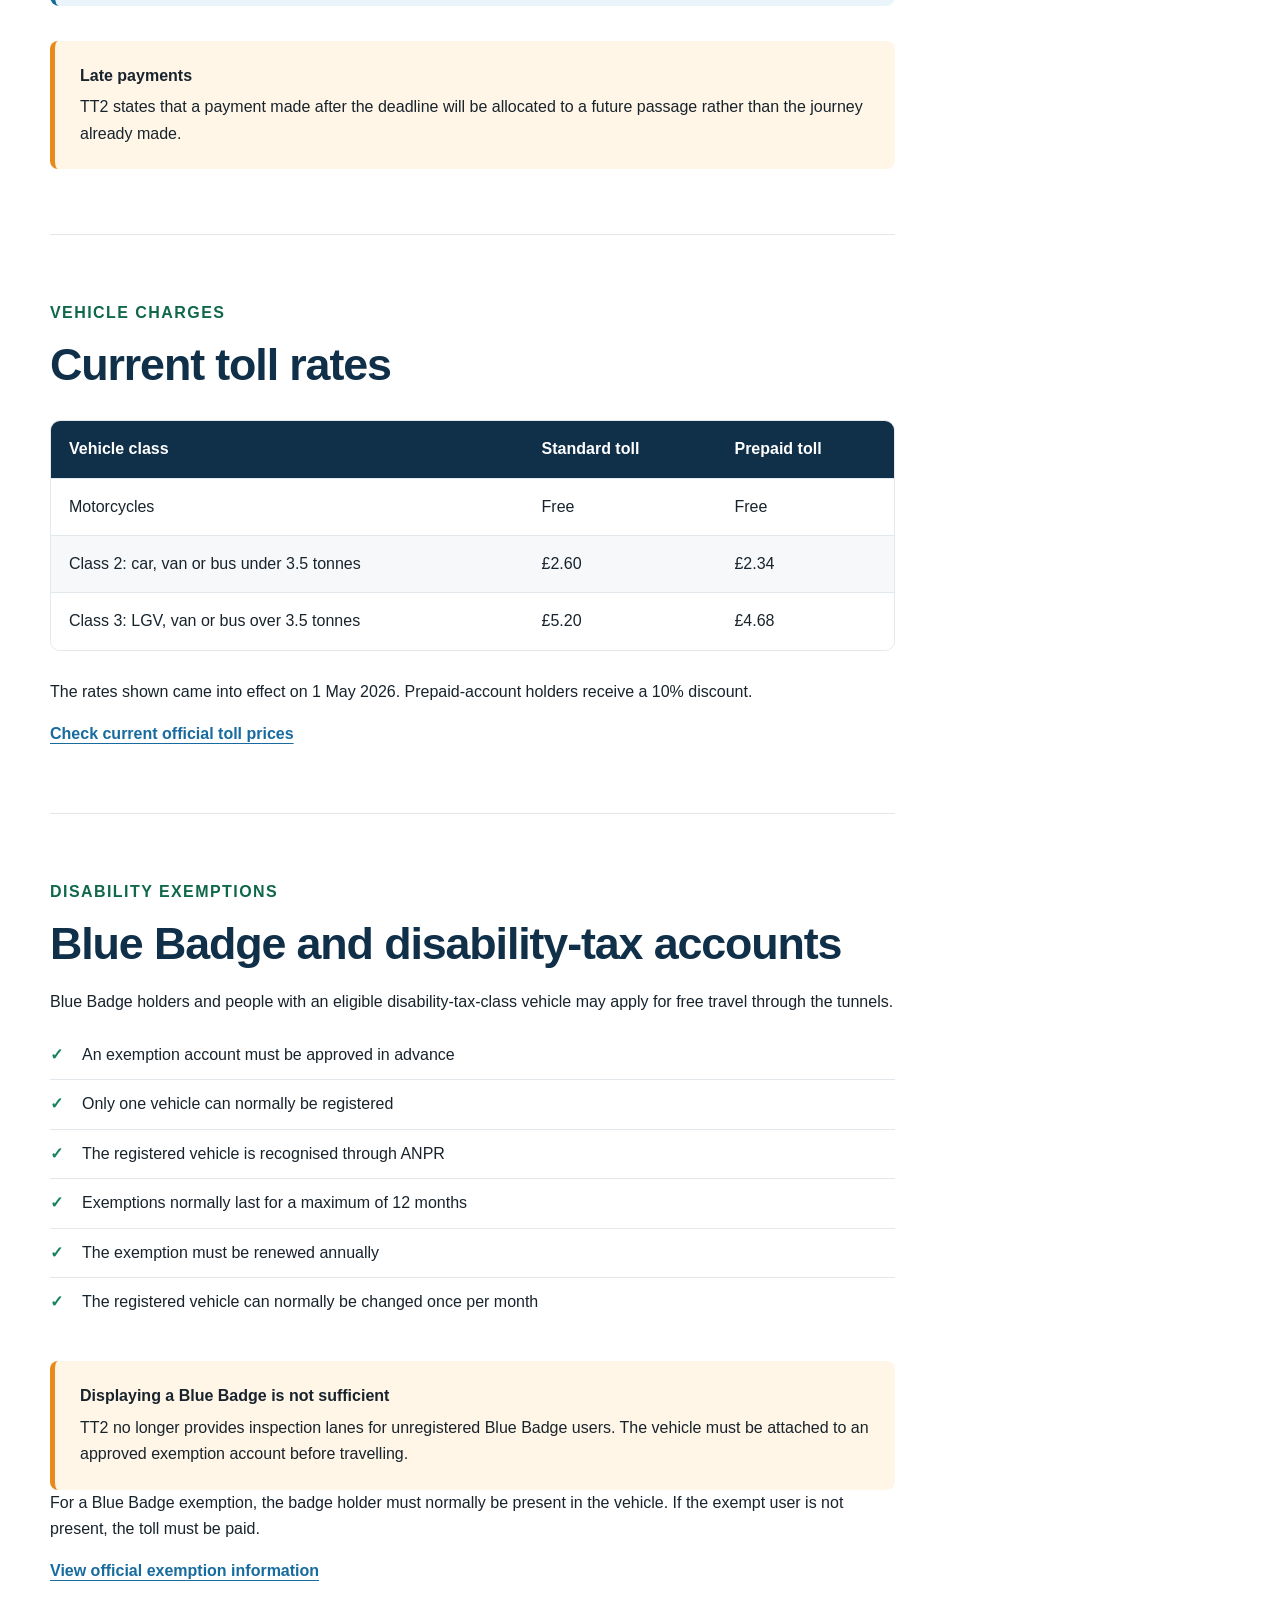
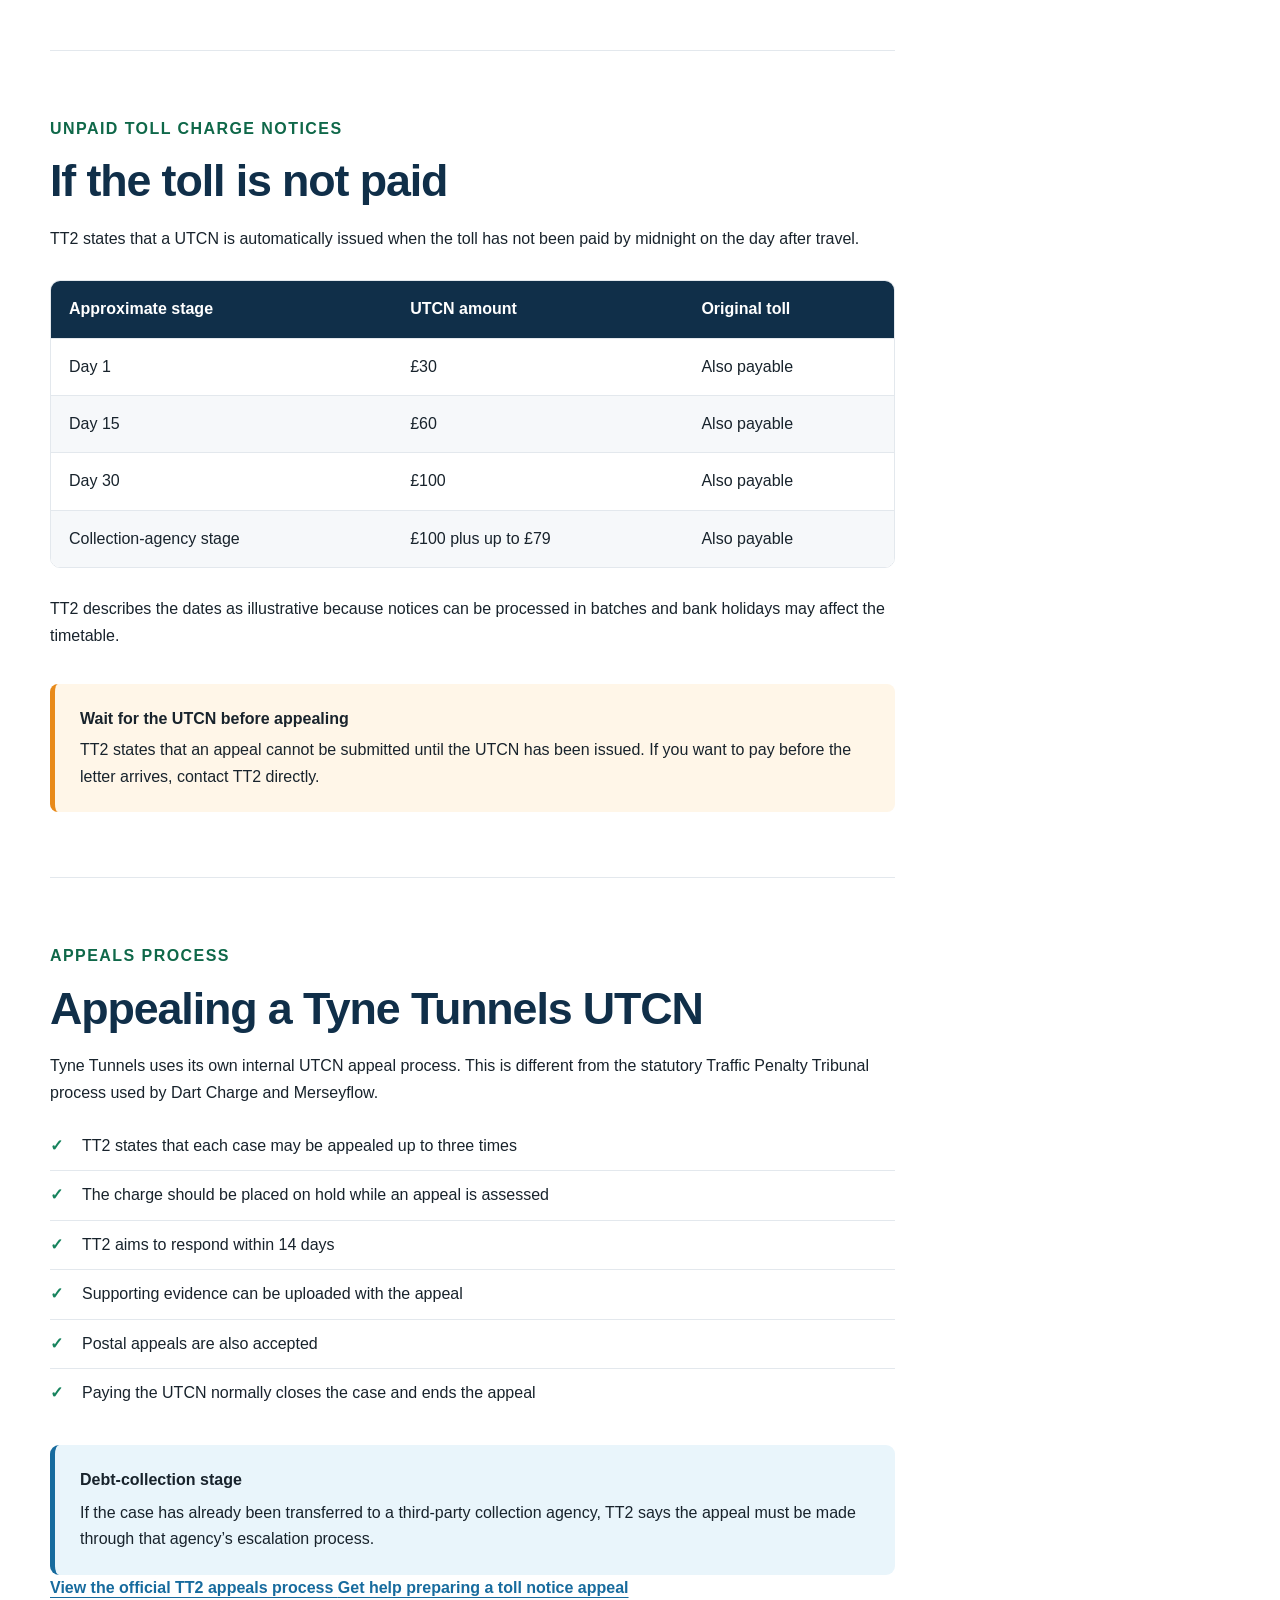
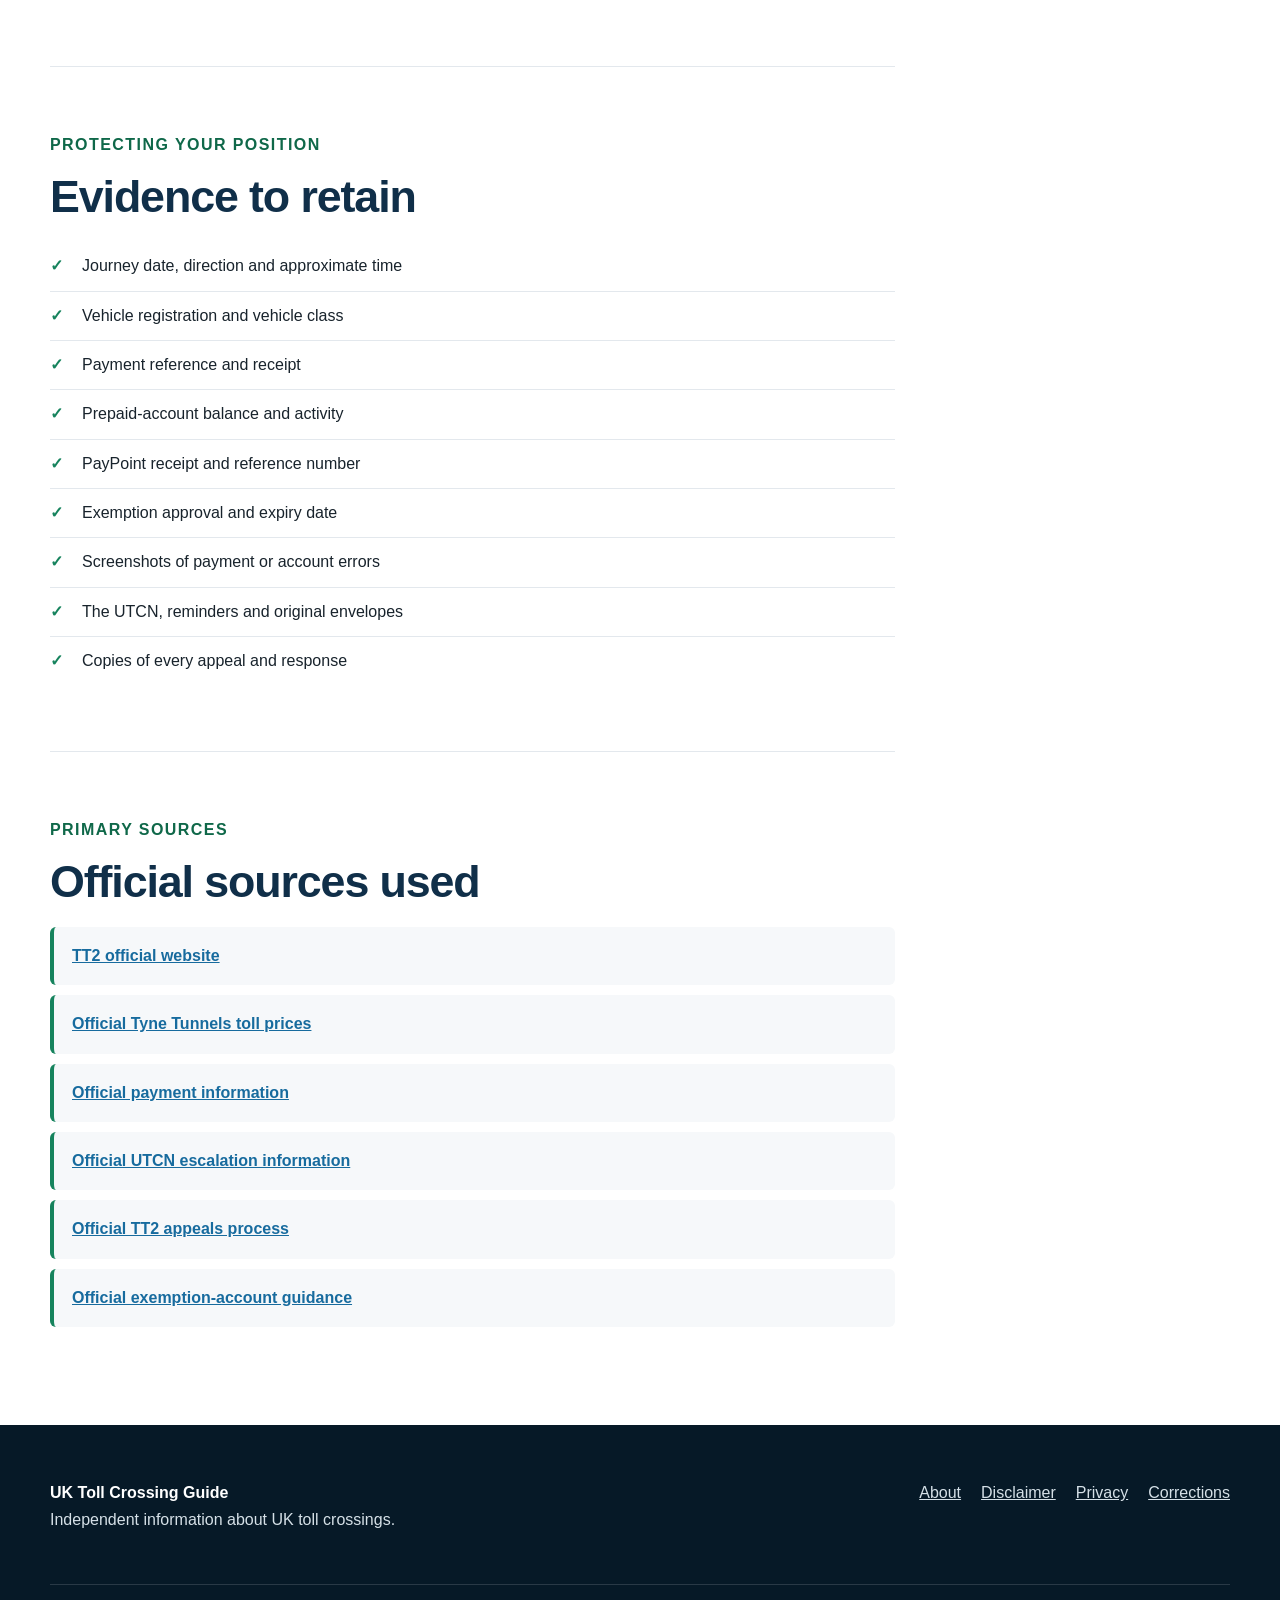
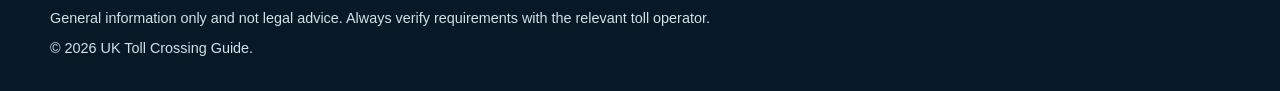
<file: crossings/tyne-tunnels.html>
<!doctype html>
<html lang="en-GB">
<head>
  <meta charset="utf-8">
  <meta name="viewport" content="width=device-width, initial-scale=1">

  <meta name="description" content="Independent information about Tyne Tunnels tolls, exemptions, payments and Unpaid Toll Charge Notices.">
  <meta name="theme-color" content="#123b5d">

  <title>Tyne Tunnels | UK Toll Crossing Guide</title>

  <link rel="stylesheet" href="../css/style.css">
</head>

<body>

  <a class="skip-link" href="#main-content">Skip to main content</a>

  <header class="site-header">
    <div class="container header-content">
      <a class="site-logo" href="../index.html">
        <span class="logo-icon" aria-hidden="true">◆</span>
        <span>UK Toll Crossing Guide</span>
      </a>

      <button class="menu-toggle" type="button"
        aria-label="Open navigation menu"
        aria-expanded="false"
        aria-controls="main-navigation">
        ☰
      </button>

      <nav id="main-navigation" class="main-navigation" aria-label="Main navigation">
        <a href="../index.html">Home</a>
        <a href="../toll-crossings.html">Find a crossing</a>
        <a href="../toll-notice-help.html">Toll notice help</a>
        <a href="../index.html#concessions">Disability concessions</a>
        <a href="../index.html#about">About</a>
      </nav>
    </div>
  </header>

  <main id="main-content">

    <section class="hero crossing-hero">
      <div class="container hero-content">

        <nav class="breadcrumbs" aria-label="Breadcrumb">
          <a href="../index.html">Home</a>
          <span aria-hidden="true">›</span>
          <a href="../toll-crossings.html">Toll crossings</a>
          <span aria-hidden="true">›</span>
          <span>Tyne Tunnels</span>
        </nav>

        <p class="eyebrow">Tunnel profile</p>
        <h1>Tyne Tunnels</h1>

        <p class="hero-introduction">
          Independent information about toll payments, exemptions,
          Unpaid Toll Charge Notices and appeals for the Tyne Tunnels
          between North Tyneside and South Tyneside.
        </p>

        <div class="profile-actions">
          <a class="button button-primary"
            href="https://www.tt2.co.uk/"
            target="_blank"
            rel="noopener noreferrer">
            Visit the official TT2 website
          </a>

          <a class="button button-secondary"
            href="https://www.tt2.co.uk/pay-an-unpaid-toll-charge-notice-utcn/"
            target="_blank"
            rel="noopener noreferrer">
            Pay or appeal a UTCN
          </a>
        </div>

        <p class="last-checked">
          Information last checked: 28 August 2026
        </p>

      </div>
    </section>

    <section class="section profile-summary-section">
      <div class="container">

        <div class="profile-summary-grid">

          <article class="summary-card">
            <span class="summary-label">Class 2 toll</span>
            <strong>£2.60</strong>
            <p>Standard car, van or qualifying bus passage.</p>
          </article>

          <article class="summary-card">
            <span class="summary-label">Class 2 prepaid</span>
            <strong>£2.34</strong>
            <p>Includes the 10% prepaid-account discount.</p>
          </article>

          <article class="summary-card">
            <span class="summary-label">Payment deadline</span>
            <strong>Midnight the following day</strong>
            <p>Payment may also be made in advance.</p>
          </article>

          <article class="summary-card">
            <span class="summary-label">Payment system</span>
            <strong>Free-flow ANPR</strong>
            <p>No cash payments at the tunnel itself.</p>
          </article>

        </div>

      </div>
    </section>

    <section class="section">
      <div class="container profile-layout">

        <article class="profile-content">

          <section id="payment">
            <p class="eyebrow">Official payment information</p>
            <h2>Paying the toll</h2>

            <p>
              Payment must be made in advance or by midnight on the day
              after travelling through the Tyne Tunnels.
            </p>

            <h3>Payment options</h3>

            <ul class="checklist">
              <li>Online guest payment through the TT2 website</li>
              <li>TT2 prepaid account</li>
              <li>TT2 mobile application</li>
              <li>Automated telephone line on 0191 574 0030</li>
              <li>Cash payment through a PayPoint retailer</li>
              <li>Up to 10 passages purchased in advance</li>
            </ul>

            <div class="information-panel">
              <strong>Advance passages</strong>
              <p>
                Up to 10 passages may be purchased in advance and remain
                valid for up to 12 months.
              </p>
            </div>

            <div class="warning-panel">
              <strong>Late payments</strong>
              <p>
                TT2 states that a payment made after the deadline will be
                allocated to a future passage rather than the journey
                already made.
              </p>
            </div>
          </section>

          <section id="charges" class="profile-section">
            <p class="eyebrow">Vehicle charges</p>
            <h2>Current toll rates</h2>

            <div class="charge-table-wrapper">
              <table class="charge-table">
                <thead>
                  <tr>
                    <th scope="col">Vehicle class</th>
                    <th scope="col">Standard toll</th>
                    <th scope="col">Prepaid toll</th>
                  </tr>
                </thead>

                <tbody>
                  <tr>
                    <td>Motorcycles</td>
                    <td>Free</td>
                    <td>Free</td>
                  </tr>

                  <tr>
                    <td>Class 2: car, van or bus under 3.5 tonnes</td>
                    <td>£2.60</td>
                    <td>£2.34</td>
                  </tr>

                  <tr>
                    <td>Class 3: LGV, van or bus over 3.5 tonnes</td>
                    <td>£5.20</td>
                    <td>£4.68</td>
                  </tr>
                </tbody>
              </table>
            </div>

            <p>
              The rates shown came into effect on 1 May 2026.
              Prepaid-account holders receive a 10% discount.
            </p>

            <a class="text-link"
              href="https://www.tt2.co.uk/toll-information/toll-prices/"
              target="_blank"
              rel="noopener noreferrer">
              Check current official toll prices
            </a>
          </section>

          <section id="exemptions" class="profile-section">
            <p class="eyebrow">Disability exemptions</p>
            <h2>Blue Badge and disability-tax accounts</h2>

            <p>
              Blue Badge holders and people with an eligible
              disability-tax-class vehicle may apply for free travel
              through the tunnels.
            </p>

            <ul class="checklist">
              <li>An exemption account must be approved in advance</li>
              <li>Only one vehicle can normally be registered</li>
              <li>The registered vehicle is recognised through ANPR</li>
              <li>Exemptions normally last for a maximum of 12 months</li>
              <li>The exemption must be renewed annually</li>
              <li>The registered vehicle can normally be changed once per month</li>
            </ul>

            <div class="warning-panel">
              <strong>Displaying a Blue Badge is not sufficient</strong>
              <p>
                TT2 no longer provides inspection lanes for unregistered
                Blue Badge users. The vehicle must be attached to an
                approved exemption account before travelling.
              </p>
            </div>

            <p>
              For a Blue Badge exemption, the badge holder must normally
              be present in the vehicle. If the exempt user is not
              present, the toll must be paid.
            </p>

            <a class="text-link"
              href="https://www.tt2.co.uk/apply-for-a-toll-exemption-account/"
              target="_blank"
              rel="noopener noreferrer">
              View official exemption information
            </a>
          </section>

          <section id="utcn" class="profile-section">
            <p class="eyebrow">Unpaid Toll Charge Notices</p>
            <h2>If the toll is not paid</h2>

            <p>
              TT2 states that a UTCN is automatically issued when the
              toll has not been paid by midnight on the day after travel.
            </p>

            <div class="charge-table-wrapper">
              <table class="charge-table">
                <thead>
                  <tr>
                    <th scope="col">Approximate stage</th>
                    <th scope="col">UTCN amount</th>
                    <th scope="col">Original toll</th>
                  </tr>
                </thead>

                <tbody>
                  <tr>
                    <td>Day 1</td>
                    <td>£30</td>
                    <td>Also payable</td>
                  </tr>

                  <tr>
                    <td>Day 15</td>
                    <td>£60</td>
                    <td>Also payable</td>
                  </tr>

                  <tr>
                    <td>Day 30</td>
                    <td>£100</td>
                    <td>Also payable</td>
                  </tr>

                  <tr>
                    <td>Collection-agency stage</td>
                    <td>£100 plus up to £79</td>
                    <td>Also payable</td>
                  </tr>
                </tbody>
              </table>
            </div>

            <p>
              TT2 describes the dates as illustrative because notices can
              be processed in batches and bank holidays may affect the
              timetable.
            </p>

            <div class="warning-panel">
              <strong>Wait for the UTCN before appealing</strong>
              <p>
                TT2 states that an appeal cannot be submitted until the
                UTCN has been issued. If you want to pay before the letter
                arrives, contact TT2 directly.
              </p>
            </div>
          </section>

          <section id="appeals" class="profile-section">
            <p class="eyebrow">Appeals process</p>
            <h2>Appealing a Tyne Tunnels UTCN</h2>

            <p>
              Tyne Tunnels uses its own internal UTCN appeal process.
              This is different from the statutory Traffic Penalty
              Tribunal process used by Dart Charge and Merseyflow.
            </p>

            <ul class="checklist">
              <li>TT2 states that each case may be appealed up to three times</li>
              <li>The charge should be placed on hold while an appeal is assessed</li>
              <li>TT2 aims to respond within 14 days</li>
              <li>Supporting evidence can be uploaded with the appeal</li>
              <li>Postal appeals are also accepted</li>
              <li>Paying the UTCN normally closes the case and ends the appeal</li>
            </ul>

            <div class="information-panel">
              <strong>Debt-collection stage</strong>
              <p>
                If the case has already been transferred to a third-party
                collection agency, TT2 says the appeal must be made
                through that agency’s escalation process.
              </p>
            </div>

            <a class="text-link"
              href="https://www.tt2.co.uk/help/appeals-process-info/"
              target="_blank"
              rel="noopener noreferrer">
              View the official TT2 appeals process
            </a>
            <a class="text-link" href="../toll-notice-help.html">
  Get help preparing a toll notice appeal
</a>
          </section>

          <section id="evidence" class="profile-section">
            <p class="eyebrow">Protecting your position</p>
            <h2>Evidence to retain</h2>

            <ul class="checklist">
              <li>Journey date, direction and approximate time</li>
              <li>Vehicle registration and vehicle class</li>
              <li>Payment reference and receipt</li>
              <li>Prepaid-account balance and activity</li>
              <li>PayPoint receipt and reference number</li>
              <li>Exemption approval and expiry date</li>
              <li>Screenshots of payment or account errors</li>
              <li>The UTCN, reminders and original envelopes</li>
              <li>Copies of every appeal and response</li>
            </ul>
          </section>

          <section id="sources" class="profile-section">
            <p class="eyebrow">Primary sources</p>
            <h2>Official sources used</h2>

            <ul class="source-list">
              <li>
                <a href="https://www.tt2.co.uk/"
                  target="_blank"
                  rel="noopener noreferrer">
                  TT2 official website
                </a>
              </li>

              <li>
                <a href="https://www.tt2.co.uk/toll-information/toll-prices/"
                  target="_blank"
                  rel="noopener noreferrer">
                  Official Tyne Tunnels toll prices
                </a>
              </li>

              <li>
                <a href="https://www.tt2.co.uk/how-do-you-want-to-pay/"
                  target="_blank"
                  rel="noopener noreferrer">
                  Official payment information
                </a>
              </li>

              <li>
                <a href="https://www.tt2.co.uk/pay-an-unpaid-toll-charge-notice-utcn/"
                  target="_blank"
                  rel="noopener noreferrer">
                  Official UTCN escalation information
                </a>
              </li>

              <li>
                <a href="https://www.tt2.co.uk/help/appeals-process-info/"
                  target="_blank"
                  rel="noopener noreferrer">
                  Official TT2 appeals process
                </a>
              </li>

              <li>
                <a href="https://www.tt2.co.uk/apply-for-a-toll-exemption-account/"
                  target="_blank"
                  rel="noopener noreferrer">
                  Official exemption-account guidance
                </a>
              </li>
            </ul>
          </section>

        </article>

        <aside class="profile-sidebar">
          <div class="sidebar-panel">
            <h2>On this page</h2>

            <nav aria-label="Tyne Tunnels page contents">
              <a href="#payment">Paying the toll</a>
              <a href="#charges">Vehicle charges</a>
              <a href="#exemptions">Disability exemptions</a>
              <a href="#utcn">Unpaid toll notices</a>
              <a href="#appeals">Appeals process</a>
              <a href="#evidence">Evidence to retain</a>
              <a href="#sources">Official sources</a>
            </nav>
          </div>
        </aside>

      </div>
    </section>

  </main>

  <footer class="site-footer">
    <div class="container footer-content">
      <div>
        <strong>UK Toll Crossing Guide</strong>
        <p>Independent information about UK toll crossings.</p>
      </div>

      <nav class="footer-navigation" aria-label="Footer navigation">
        <a href="../index.html#about">About</a>
        <a href="#">Disclaimer</a>
        <a href="#">Privacy</a>
        <a href="#">Corrections</a>
      </nav>
    </div>

    <div class="container footer-legal">
      <p>
        General information only and not legal advice. Always verify
        requirements with the relevant toll operator.
      </p>

      <p>&copy; 2026 UK Toll Crossing Guide.</p>
    </div>
  </footer>

  <script>
    const menuButton = document.querySelector(".menu-toggle");
    const navigation = document.querySelector(".main-navigation");

    menuButton.addEventListener("click", () => {
      const isOpen = menuButton.getAttribute("aria-expanded") === "true";

      menuButton.setAttribute("aria-expanded", String(!isOpen));
      navigation.classList.toggle("navigation-open");
    });
  </script>

</body>
</html>
</file>
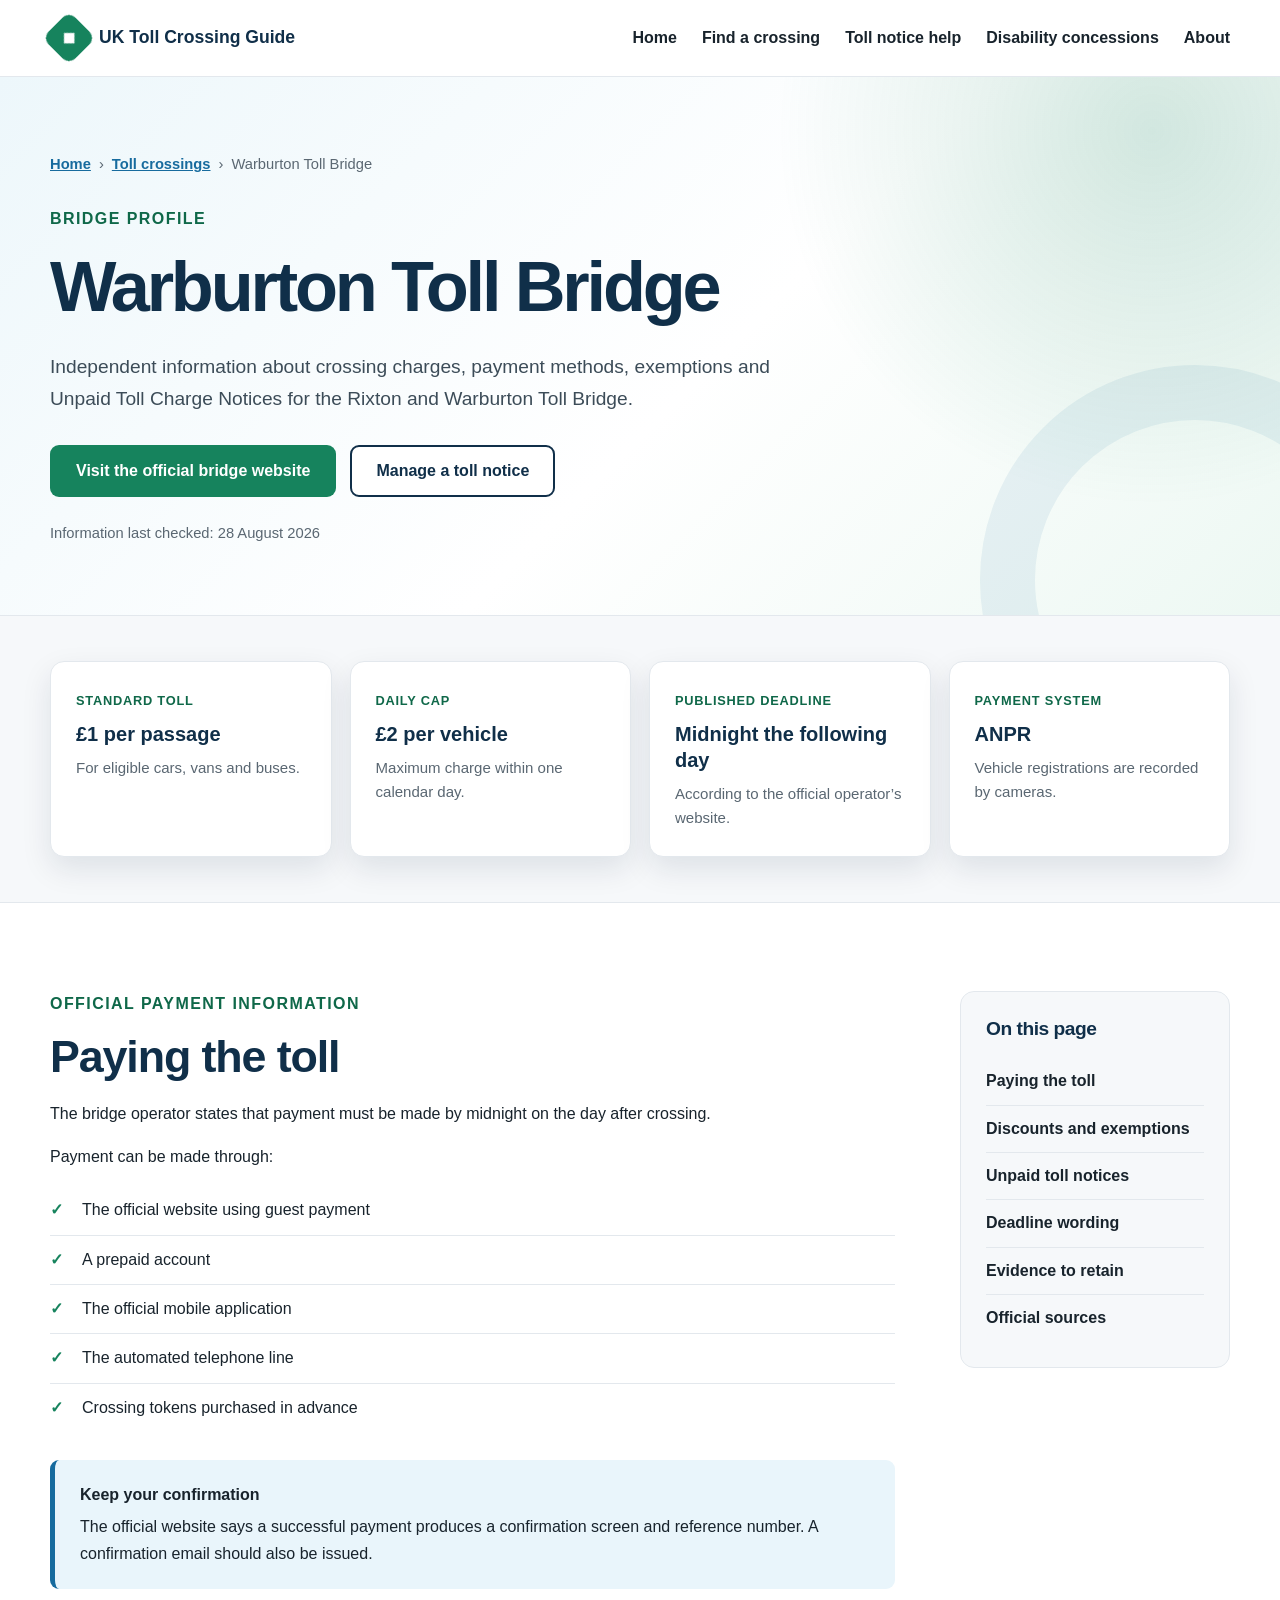
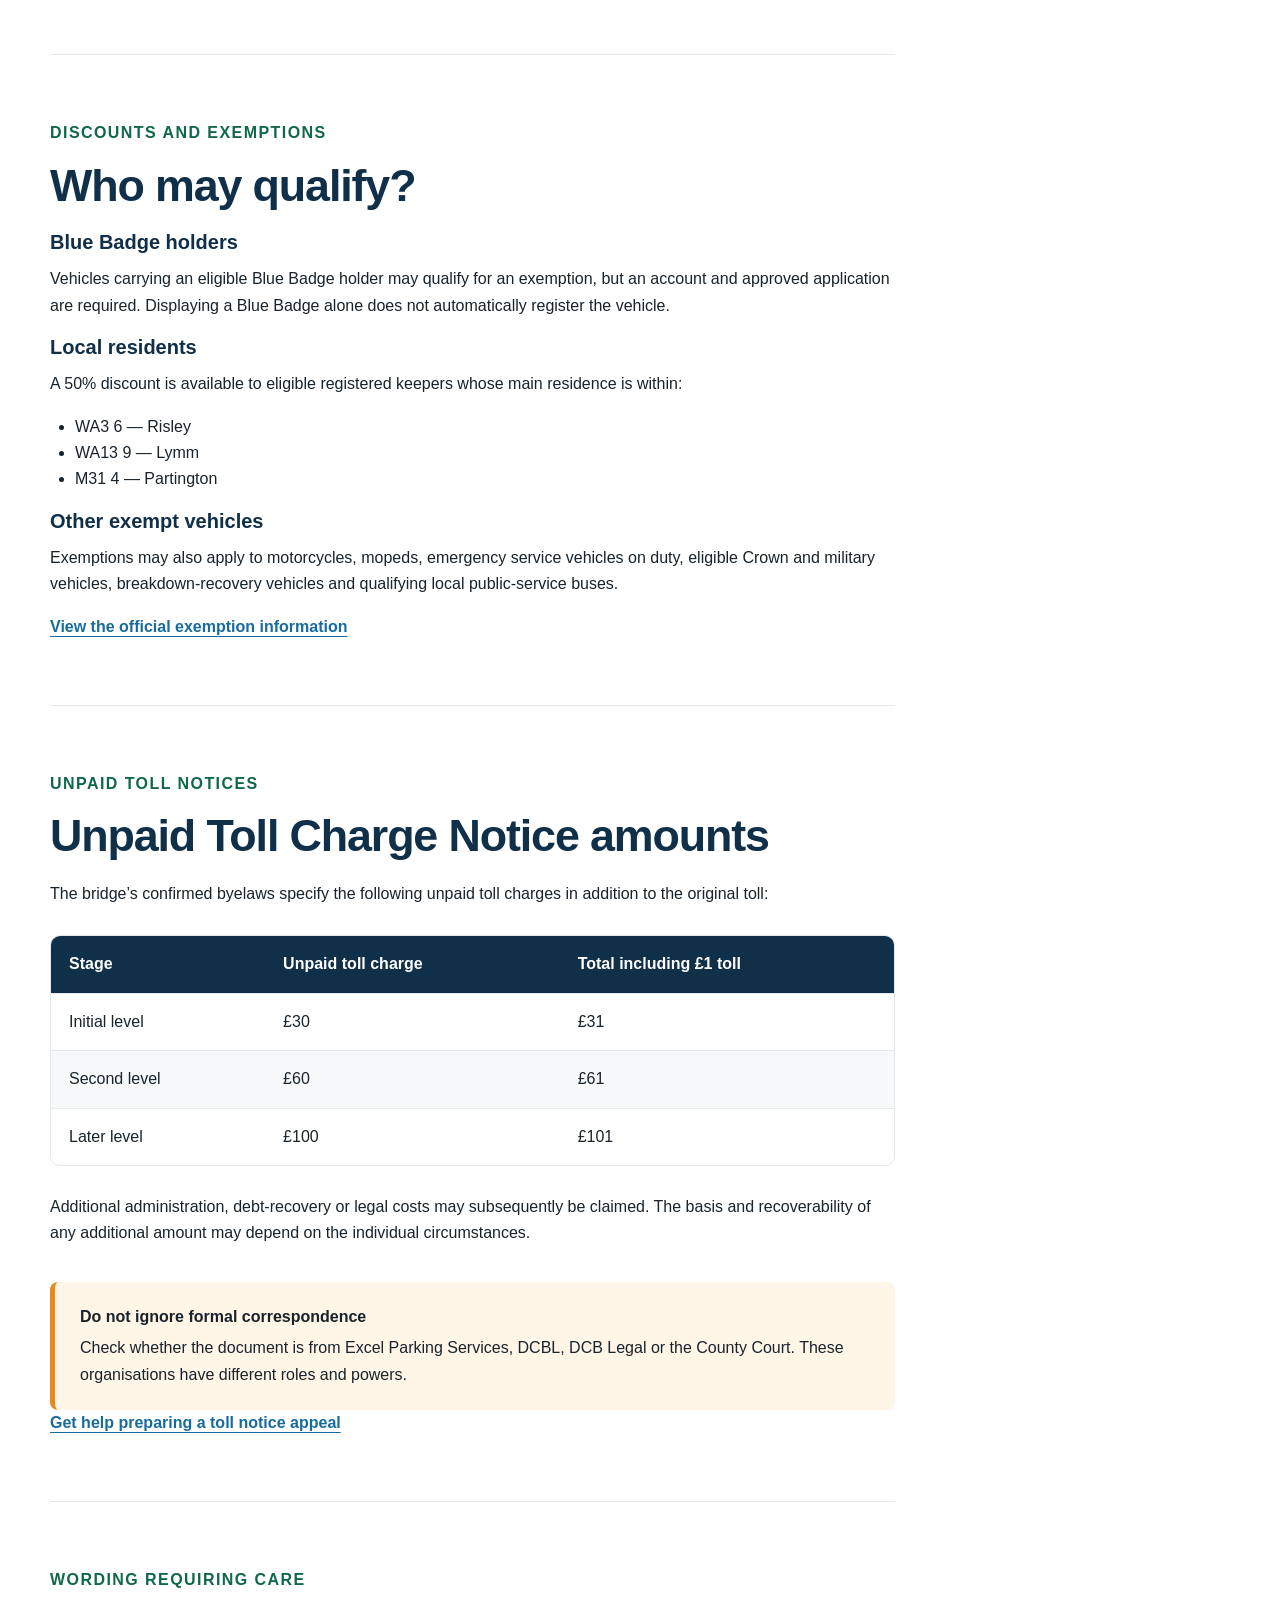
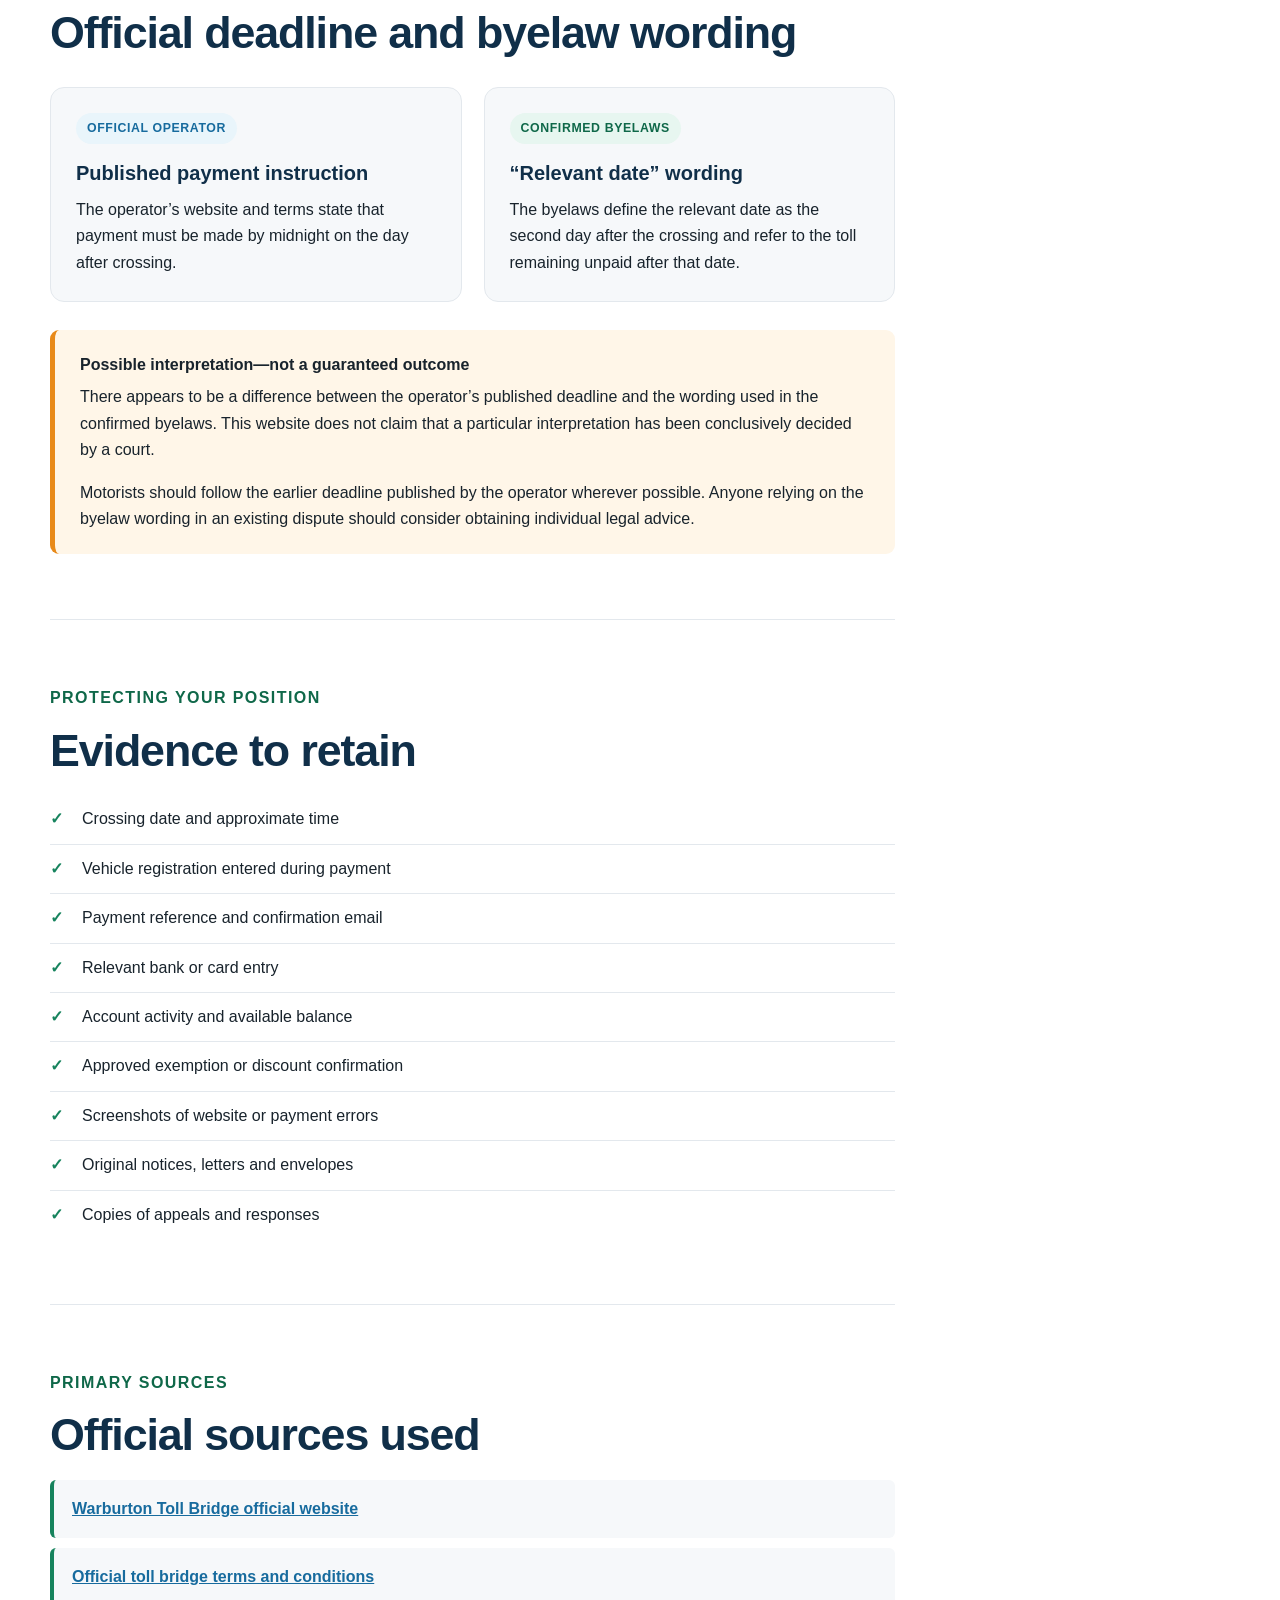
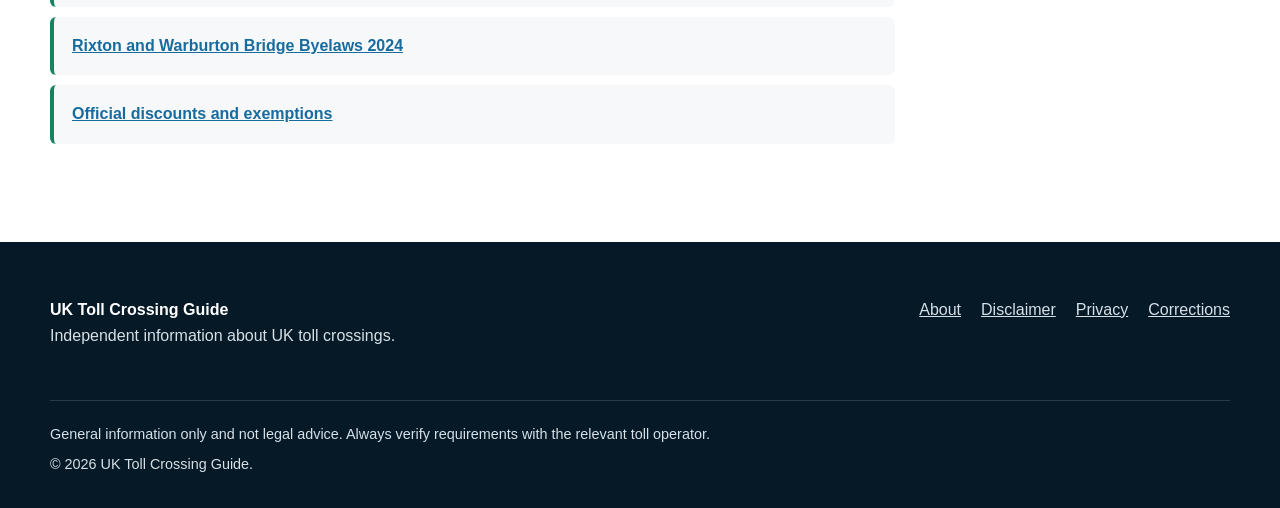
<file: crossings/warburton-toll-bridge.html>
<!doctype html>
<html lang="en-GB">
<head>
  <meta charset="utf-8">
  <meta name="viewport" content="width=device-width, initial-scale=1">

  <meta name="description" content="Independent information about Warburton Toll Bridge charges, payments, exemptions and Unpaid Toll Charge Notices.">
  <meta name="theme-color" content="#123b5d">

  <title>Warburton Toll Bridge | UK Toll Crossing Guide</title>

  <link rel="stylesheet" href="../css/style.css">
</head>

<body>

  <a class="skip-link" href="#main-content">Skip to main content</a>

  <header class="site-header">
    <div class="container header-content">
      <a class="site-logo" href="../index.html">
        <span class="logo-icon" aria-hidden="true">◆</span>
        <span>UK Toll Crossing Guide</span>
      </a>

      <button class="menu-toggle" type="button"
        aria-label="Open navigation menu"
        aria-expanded="false"
        aria-controls="main-navigation">
        ☰
      </button>

      <nav id="main-navigation" class="main-navigation" aria-label="Main navigation">
        <a href="../index.html">Home</a>
        <a href="../toll-crossings.html">Find a crossing</a>
        <a href="../toll-notice-help.html">Toll notice help</a>
        <a href="../index.html#concessions">Disability concessions</a>
        <a href="../index.html#about">About</a>
      </nav>
    </div>
  </header>

  <main id="main-content">

    <section class="hero crossing-hero">
      <div class="container hero-content">

        <nav class="breadcrumbs" aria-label="Breadcrumb">
          <a href="../index.html">Home</a>
          <span aria-hidden="true">›</span>
          <a href="../toll-crossings.html">Toll crossings</a>
          <span aria-hidden="true">›</span>
          <span>Warburton Toll Bridge</span>
        </nav>

        <p class="eyebrow">Bridge profile</p>
        <h1>Warburton Toll Bridge</h1>

        <p class="hero-introduction">
          Independent information about crossing charges, payment methods,
          exemptions and Unpaid Toll Charge Notices for the Rixton and
          Warburton Toll Bridge.
        </p>

        <div class="profile-actions">
          <a class="button button-primary"
            href="https://www.warburtontollbridge.co.uk/"
            target="_blank"
            rel="noopener noreferrer">
            Visit the official bridge website
          </a>

          <a class="button button-secondary"
            href="https://www.warburtontollbridge.co.uk/notice/"
            target="_blank"
            rel="noopener noreferrer">
            Manage a toll notice
          </a>
        </div>

        <p class="last-checked">
          Information last checked: 28 August 2026
        </p>

      </div>
    </section>

    <section class="section profile-summary-section">
      <div class="container">

        <div class="profile-summary-grid">

          <article class="summary-card">
            <span class="summary-label">Standard toll</span>
            <strong>£1 per passage</strong>
            <p>For eligible cars, vans and buses.</p>
          </article>

          <article class="summary-card">
            <span class="summary-label">Daily cap</span>
            <strong>£2 per vehicle</strong>
            <p>Maximum charge within one calendar day.</p>
          </article>

          <article class="summary-card">
            <span class="summary-label">Published deadline</span>
            <strong>Midnight the following day</strong>
            <p>According to the official operator’s website.</p>
          </article>

          <article class="summary-card">
            <span class="summary-label">Payment system</span>
            <strong>ANPR</strong>
            <p>Vehicle registrations are recorded by cameras.</p>
          </article>

        </div>

      </div>
    </section>

    <section class="section">
      <div class="container profile-layout">

        <article class="profile-content">

          <section id="payment">
            <p class="eyebrow">Official payment information</p>
            <h2>Paying the toll</h2>

            <p>
              The bridge operator states that payment must be made by
              midnight on the day after crossing.
            </p>

            <p>Payment can be made through:</p>

            <ul class="checklist">
              <li>The official website using guest payment</li>
              <li>A prepaid account</li>
              <li>The official mobile application</li>
              <li>The automated telephone line</li>
              <li>Crossing tokens purchased in advance</li>
            </ul>

            <div class="information-panel">
              <strong>Keep your confirmation</strong>
              <p>
                The official website says a successful payment produces a
                confirmation screen and reference number. A confirmation
                email should also be issued.
              </p>
            </div>
          </section>

          <section id="exemptions" class="profile-section">
            <p class="eyebrow">Discounts and exemptions</p>
            <h2>Who may qualify?</h2>

            <h3>Blue Badge holders</h3>

            <p>
              Vehicles carrying an eligible Blue Badge holder may qualify
              for an exemption, but an account and approved application
              are required. Displaying a Blue Badge alone does not
              automatically register the vehicle.
            </p>

            <h3>Local residents</h3>

            <p>
              A 50% discount is available to eligible registered keepers
              whose main residence is within:
            </p>

            <ul>
              <li>WA3 6 — Risley</li>
              <li>WA13 9 — Lymm</li>
              <li>M31 4 — Partington</li>
            </ul>

            <h3>Other exempt vehicles</h3>

            <p>
              Exemptions may also apply to motorcycles, mopeds, emergency
              service vehicles on duty, eligible Crown and military
              vehicles, breakdown-recovery vehicles and qualifying local
              public-service buses.
            </p>

            <a class="text-link"
              href="https://www.warburtontollbridge.co.uk/apply-for-a-discount-or-exemption/"
              target="_blank"
              rel="noopener noreferrer">
              View the official exemption information
            </a>
          </section>

          <section id="utcn" class="profile-section">
            <p class="eyebrow">Unpaid toll notices</p>
            <h2>Unpaid Toll Charge Notice amounts</h2>

            <p>
              The bridge’s confirmed byelaws specify the following unpaid
              toll charges in addition to the original toll:
            </p>

            <div class="charge-table-wrapper">
              <table class="charge-table">
                <thead>
                  <tr>
                    <th scope="col">Stage</th>
                    <th scope="col">Unpaid toll charge</th>
                    <th scope="col">Total including £1 toll</th>
                  </tr>
                </thead>

                <tbody>
                  <tr>
                    <td>Initial level</td>
                    <td>£30</td>
                    <td>£31</td>
                  </tr>

                  <tr>
                    <td>Second level</td>
                    <td>£60</td>
                    <td>£61</td>
                  </tr>

                  <tr>
                    <td>Later level</td>
                    <td>£100</td>
                    <td>£101</td>
                  </tr>
                </tbody>
              </table>
            </div>

            <p>
              Additional administration, debt-recovery or legal costs may
              subsequently be claimed. The basis and recoverability of any
              additional amount may depend on the individual circumstances.
            </p>

            <div class="warning-panel">
              <strong>Do not ignore formal correspondence</strong>
              <p>
                Check whether the document is from Excel Parking Services,
                DCBL, DCB Legal or the County Court. These organisations
                have different roles and powers.
              </p>
            </div>
            <a class="text-link" href="../toll-notice-help.html">
  Get help preparing a toll notice appeal
</a>
          </section>
          

          <section id="deadline-wording" class="profile-section">
            <p class="eyebrow">Wording requiring care</p>
            <h2>Official deadline and byelaw wording</h2>

            <div class="comparison-grid">

              <article class="comparison-card">
                <span class="source-label official-label">Official operator</span>
                <h3>Published payment instruction</h3>
                <p>
                  The operator’s website and terms state that payment must
                  be made by midnight on the day after crossing.
                </p>
              </article>

              <article class="comparison-card">
                <span class="source-label legal-label">Confirmed byelaws</span>
                <h3>“Relevant date” wording</h3>
                <p>
                  The byelaws define the relevant date as the second day
                  after the crossing and refer to the toll remaining unpaid
                  after that date.
                </p>
              </article>

            </div>

            <div class="interpretation-panel">
              <strong>Possible interpretation—not a guaranteed outcome</strong>
              <p>
                There appears to be a difference between the operator’s
                published deadline and the wording used in the confirmed
                byelaws. This website does not claim that a particular
                interpretation has been conclusively decided by a court.
              </p>

              <p>
                Motorists should follow the earlier deadline published by
                the operator wherever possible. Anyone relying on the
                byelaw wording in an existing dispute should consider
                obtaining individual legal advice.
              </p>
            </div>
          </section>

          <section id="evidence" class="profile-section">
            <p class="eyebrow">Protecting your position</p>
            <h2>Evidence to retain</h2>

            <ul class="checklist">
              <li>Crossing date and approximate time</li>
              <li>Vehicle registration entered during payment</li>
              <li>Payment reference and confirmation email</li>
              <li>Relevant bank or card entry</li>
              <li>Account activity and available balance</li>
              <li>Approved exemption or discount confirmation</li>
              <li>Screenshots of website or payment errors</li>
              <li>Original notices, letters and envelopes</li>
              <li>Copies of appeals and responses</li>
            </ul>
          </section>

          <section id="sources" class="profile-section">
            <p class="eyebrow">Primary sources</p>
            <h2>Official sources used</h2>

            <ul class="source-list">
              <li>
                <a href="https://www.warburtontollbridge.co.uk/"
                  target="_blank"
                  rel="noopener noreferrer">
                  Warburton Toll Bridge official website
                </a>
              </li>

              <li>
                <a href="https://www.warburtontollbridge.co.uk/toll-bridge-terms-and-conditions/"
                  target="_blank"
                  rel="noopener noreferrer">
                  Official toll bridge terms and conditions
                </a>
              </li>

              <li>
                <a href="https://www.warburtontollbridge.co.uk/app/uploads/2026/04/Rixton-and-Warburton-Bridge-Byelaws-2024.pdf"
                  target="_blank"
                  rel="noopener noreferrer">
                  Rixton and Warburton Bridge Byelaws 2024
                </a>
              </li>

              <li>
                <a href="https://www.warburtontollbridge.co.uk/apply-for-a-discount-or-exemption/"
                  target="_blank"
                  rel="noopener noreferrer">
                  Official discounts and exemptions
                </a>
              </li>
            </ul>
          </section>

        </article>

        <aside class="profile-sidebar">
          <div class="sidebar-panel">
            <h2>On this page</h2>

            <nav aria-label="Warburton page contents">
              <a href="#payment">Paying the toll</a>
              <a href="#exemptions">Discounts and exemptions</a>
              <a href="#utcn">Unpaid toll notices</a>
              <a href="#deadline-wording">Deadline wording</a>
              <a href="#evidence">Evidence to retain</a>
              <a href="#sources">Official sources</a>
            </nav>
          </div>
        </aside>

      </div>
    </section>

  </main>

  <footer class="site-footer">
    <div class="container footer-content">
      <div>
        <strong>UK Toll Crossing Guide</strong>
        <p>Independent information about UK toll crossings.</p>
      </div>

      <nav class="footer-navigation" aria-label="Footer navigation">
        <a href="../index.html#about">About</a>
        <a href="#">Disclaimer</a>
        <a href="#">Privacy</a>
        <a href="#">Corrections</a>
      </nav>
    </div>

    <div class="container footer-legal">
      <p>
        General information only and not legal advice. Always verify
        requirements with the relevant toll operator.
      </p>

      <p>&copy; 2026 UK Toll Crossing Guide.</p>
    </div>
  </footer>

  <script>
    const menuButton = document.querySelector(".menu-toggle");
    const navigation = document.querySelector(".main-navigation");

    menuButton.addEventListener("click", () => {
      const isOpen = menuButton.getAttribute("aria-expanded") === "true";

      menuButton.setAttribute("aria-expanded", String(!isOpen));
      navigation.classList.toggle("navigation-open");
    });
  </script>

</body>
</html>
</file>
<file: css/style.css>
/* ========================================
   UK Toll Crossing Guide
   Main stylesheet
======================================== */

:root {
  --navy: #102f49;
  --navy-dark: #092236;
  --blue: #176b9e;
  --blue-light: #e9f5fb;
  --green: #16835d;
  --green-dark: #0f6849;
  --orange: #e88a1a;
  --white: #ffffff;
  --off-white: #f6f8fa;
  --grey-light: #e3e8ed;
  --grey: #5a6772;
  --text: #18232c;
  --shadow: 0 12px 30px rgba(9, 34, 54, 0.1);
  --radius: 14px;
  --container: 1180px;
}

/* Reset */

*,
*::before,
*::after {
  box-sizing: border-box;
}

html {
  scroll-behavior: smooth;
}

body {
  margin: 0;
  color: var(--text);
  background: var(--white);
  font-family: Arial, Helvetica, sans-serif;
  font-size: 16px;
  line-height: 1.65;
}

img {
  display: block;
  max-width: 100%;
}

a {
  color: var(--blue);
}

button,
input,
select,
textarea {
  font: inherit;
}

h1,
h2,
h3 {
  margin-top: 0;
  color: var(--navy);
  line-height: 1.2;
}

h1 {
  max-width: 850px;
  margin-bottom: 22px;
  font-size: clamp(2.3rem, 6vw, 4.4rem);
  letter-spacing: -0.045em;
}

h2 {
  margin-bottom: 18px;
  font-size: clamp(1.8rem, 4vw, 2.8rem);
  letter-spacing: -0.025em;
}

h3 {
  margin-bottom: 12px;
  font-size: 1.25rem;
}

p {
  margin-top: 0;
}

/* Accessibility */

.skip-link {
  position: absolute;
  top: -100px;
  left: 20px;
  z-index: 1000;
  padding: 12px 18px;
  color: var(--white);
  background: var(--navy-dark);
  border-radius: 0 0 8px 8px;
}

.skip-link:focus {
  top: 0;
}

.visually-hidden {
  position: absolute;
  width: 1px;
  height: 1px;
  overflow: hidden;
  clip: rect(0, 0, 0, 0);
  white-space: nowrap;
}

/* Layout */

.container {
  width: min(100% - 40px, var(--container));
  margin-inline: auto;
}

.section {
  padding: 88px 0;
}

.section-alternative {
  background: var(--off-white);
}

.section-dark {
  color: var(--white);
  background: var(--navy-dark);
}

.section-dark h2 {
  color: var(--white);
}

.section-dark .eyebrow {
  color: #7fd6b7;
}

.narrow-content {
  max-width: 800px;
  margin-inline: auto;
}

.section-heading {
  max-width: 760px;
  margin-bottom: 42px;
}

.section-heading > p:last-child {
  color: var(--grey);
  font-size: 1.1rem;
}

.eyebrow {
  margin-bottom: 12px;
  color: var(--green-dark);
  font-weight: 700;
  letter-spacing: 0.09em;
  text-transform: uppercase;
}

/* Header */

.site-header {
  position: sticky;
  top: 0;
  z-index: 100;
  background: rgba(255, 255, 255, 0.97);
  border-bottom: 1px solid var(--grey-light);
  backdrop-filter: blur(12px);
}

.header-content {
  min-height: 76px;
  display: flex;
  align-items: center;
  justify-content: space-between;
  gap: 30px;
}

.site-logo {
  display: flex;
  align-items: center;
  gap: 11px;
  color: var(--navy);
  font-size: 1.1rem;
  font-weight: 800;
  text-decoration: none;
}

.logo-icon {
  display: grid;
  width: 38px;
  height: 38px;
  place-items: center;
  color: var(--white);
  background: var(--green);
  border-radius: 9px;
  transform: rotate(45deg);
}

.logo-icon::first-letter {
  transform: rotate(-45deg);
}

.main-navigation {
  display: flex;
  align-items: center;
  gap: 25px;
}

.main-navigation a {
  color: var(--text);
  font-weight: 600;
  text-decoration: none;
}

.main-navigation a:hover,
.main-navigation a:focus,
.main-navigation a[aria-current="page"] {
  color: var(--green-dark);
}

.menu-toggle {
  display: none;
  padding: 7px 12px;
  color: var(--navy);
  background: var(--white);
  border: 1px solid var(--grey-light);
  border-radius: 7px;
  cursor: pointer;
}

/* Hero */

.hero {
  position: relative;
  overflow: hidden;
  padding: 105px 0 90px;
  background:
    radial-gradient(circle at 90% 10%, rgba(22, 131, 93, 0.18), transparent 30%),
    linear-gradient(135deg, #edf7fb 0%, #ffffff 55%, #edf8f3 100%);
}

.hero::after {
  position: absolute;
  right: -130px;
  bottom: -180px;
  width: 430px;
  height: 430px;
  content: "";
  border: 55px solid rgba(23, 107, 158, 0.08);
  border-radius: 50%;
}

.hero-content {
  position: relative;
  z-index: 1;
}

.hero-introduction {
  max-width: 760px;
  margin-bottom: 30px;
  color: #3c4c58;
  font-size: 1.2rem;
}

.hero-actions {
  display: flex;
  flex-wrap: wrap;
  gap: 14px;
  margin-bottom: 45px;
}

.button {
  display: inline-flex;
  align-items: center;
  justify-content: center;
  min-height: 50px;
  padding: 11px 24px;
  font-weight: 700;
  text-decoration: none;
  border: 2px solid transparent;
  border-radius: 9px;
  transition: 0.2s ease;
}

.button-primary {
  color: var(--white);
  background: var(--green);
}

.button-primary:hover,
.button-primary:focus {
  background: var(--green-dark);
  transform: translateY(-2px);
}

.button-secondary {
  color: var(--navy);
  background: var(--white);
  border-color: var(--navy);
}

.button-secondary:hover,
.button-secondary:focus {
  color: var(--white);
  background: var(--navy);
}

.independent-notice {
  max-width: 760px;
  padding: 20px 24px;
  background: rgba(255, 255, 255, 0.82);
  border-left: 5px solid var(--blue);
  border-radius: 8px;
  box-shadow: var(--shadow);
}

.independent-notice p {
  margin: 5px 0 0;
}

/* Cards */

.card-grid,
.steps-grid {
  display: grid;
  grid-template-columns: repeat(3, 1fr);
  gap: 24px;
}

.information-card,
.step-card {
  padding: 30px;
  background: var(--white);
  border: 1px solid var(--grey-light);
  border-radius: var(--radius);
  box-shadow: var(--shadow);
}

.information-card {
  transition: 0.2s ease;
}

.information-card:hover {
  border-color: #9dcbbb;
  transform: translateY(-5px);
}

.card-icon {
  display: block;
  margin-bottom: 18px;
  font-size: 2rem;
}

.coming-soon {
  display: inline-block;
  margin-top: 8px;
  padding: 5px 11px;
  color: var(--green-dark);
  background: #e7f6f0;
  border-radius: 100px;
  font-size: 0.85rem;
  font-weight: 700;
}

/* Official links */

.official-link-panel {
  display: flex;
  align-items: center;
  justify-content: space-between;
  gap: 30px;
  margin-top: 40px;
  padding: 28px 32px;
  background: var(--blue-light);
  border-radius: var(--radius);
}

.official-link-panel p {
  margin-bottom: 0;
}

.text-link {
  flex-shrink: 0;
  color: var(--blue);
  font-weight: 700;
  text-underline-offset: 4px;
}

.text-link:hover,
.text-link:focus {
  color: var(--navy);
}

/* Notice steps */

.step-card {
  position: relative;
  padding-top: 70px;
}

.step-number {
  position: absolute;
  top: 24px;
  left: 30px;
  display: grid;
  width: 34px;
  height: 34px;
  place-items: center;
  color: var(--white);
  background: var(--blue);
  border-radius: 50%;
  font-weight: 800;
}

.warning-panel {
  margin-top: 35px;
  padding: 22px 25px;
  background: #fff6e8;
  border-left: 5px solid var(--orange);
  border-radius: 8px;
}

.warning-panel p {
  margin: 5px 0 0;
}

/* Concessions */

.two-column {
  display: grid;
  grid-template-columns: 1.2fr 0.8fr;
  align-items: start;
  gap: 70px;
}

.checklist-panel {
  padding: 30px;
  background: var(--off-white);
  border-radius: var(--radius);
  box-shadow: var(--shadow);
}

.checklist {
  margin: 0;
  padding: 0;
  list-style: none;
}

.checklist li {
  position: relative;
  padding: 11px 0 11px 32px;
  border-bottom: 1px solid var(--grey-light);
}

.checklist li:last-child {
  border-bottom: 0;
}

.checklist li::before {
  position: absolute;
  left: 0;
  color: var(--green);
  content: "✓";
  font-weight: 900;
}

/* Footer */

.site-footer {
  padding: 55px 0 25px;
  color: #d5e0e7;
  background: #061927;
}

.site-footer strong {
  color: var(--white);
}

.site-footer a {
  color: #d5e0e7;
}

.footer-content {
  display: flex;
  justify-content: space-between;
  gap: 30px;
}

.footer-navigation {
  display: flex;
  flex-wrap: wrap;
  align-items: flex-start;
  gap: 20px;
}

.footer-legal {
  margin-top: 35px;
  padding-top: 22px;
  font-size: 0.9rem;
  border-top: 1px solid rgba(255, 255, 255, 0.14);
}

.footer-legal p {
  margin-bottom: 6px;
}

/* Keyboard focus */

a:focus-visible,
button:focus-visible {
  outline: 3px solid var(--orange);
  outline-offset: 4px;
}

/* Tablet and mobile */

@media (max-width: 900px) {
  .menu-toggle {
    display: block;
  }

  .main-navigation {
    position: absolute;
    top: 76px;
    right: 20px;
    left: 20px;
    display: none;
    flex-direction: column;
    align-items: stretch;
    gap: 0;
    padding: 12px;
    background: var(--white);
    border: 1px solid var(--grey-light);
    border-radius: 10px;
    box-shadow: var(--shadow);
  }

  .main-navigation.navigation-open {
    display: flex;
  }

  .main-navigation a {
    padding: 12px;
  }

  .card-grid,
  .steps-grid {
    grid-template-columns: 1fr;
  }

  .two-column {
    grid-template-columns: 1fr;
    gap: 35px;
  }

  .official-link-panel {
    align-items: flex-start;
    flex-direction: column;
  }
}

@media (max-width: 600px) {
  .container {
    width: min(100% - 28px, var(--container));
  }

  .section {
    padding: 65px 0;
  }

  .hero {
    padding: 75px 0 65px;
  }

  .hero-actions {
    align-items: stretch;
    flex-direction: column;
  }

  .button {
    width: 100%;
  }

  .information-card,
  .step-card,
  .checklist-panel {
    padding-right: 23px;
    padding-left: 23px;
  }

  .footer-content,
  .footer-navigation {
    flex-direction: column;
  }

  .footer-navigation {
    gap: 12px;
  }
}
.card-link {
  display: inline-block;
  margin-top: 10px;
  color: var(--green-dark);
  font-weight: 700;
  text-decoration-thickness: 2px;
  text-underline-offset: 4px;
}

.card-link:hover,
.card-link:focus {
  color: var(--navy);
}
/* ========================================
   Individual toll crossing profiles
======================================== */

.crossing-hero {
  padding-top: 75px;
  padding-bottom: 70px;
}

.breadcrumbs {
  display: flex;
  flex-wrap: wrap;
  gap: 8px;
  margin-bottom: 30px;
  color: var(--grey);
  font-size: 0.92rem;
}

.breadcrumbs a {
  color: var(--blue);
  font-weight: 600;
}

.profile-actions {
  display: flex;
  flex-wrap: wrap;
  gap: 14px;
  margin-top: 30px;
}

.last-checked {
  margin-top: 24px;
  margin-bottom: 0;
  color: var(--grey);
  font-size: 0.92rem;
}

.profile-summary-section {
  padding-top: 45px;
  padding-bottom: 45px;
  background: var(--off-white);
  border-top: 1px solid var(--grey-light);
  border-bottom: 1px solid var(--grey-light);
}

.profile-summary-grid {
  display: grid;
  grid-template-columns: repeat(4, 1fr);
  gap: 18px;
}

.summary-card {
  padding: 25px;
  background: var(--white);
  border: 1px solid var(--grey-light);
  border-radius: var(--radius);
  box-shadow: var(--shadow);
}

.summary-card strong {
  display: block;
  margin: 7px 0 9px;
  color: var(--navy);
  font-size: 1.25rem;
  line-height: 1.3;
}

.summary-card p {
  margin-bottom: 0;
  color: var(--grey);
  font-size: 0.94rem;
}

.summary-label {
  color: var(--green-dark);
  font-size: 0.8rem;
  font-weight: 800;
  letter-spacing: 0.06em;
  text-transform: uppercase;
}

.profile-layout {
  display: grid;
  grid-template-columns: minmax(0, 1fr) 270px;
  align-items: start;
  gap: 65px;
}

.profile-content {
  min-width: 0;
}

.profile-content > section:first-child {
  padding-top: 0;
}

.profile-section {
  margin-top: 65px;
  padding-top: 65px;
  border-top: 1px solid var(--grey-light);
}

.profile-content ul:not(.checklist):not(.source-list) {
  padding-left: 25px;
}

.information-panel,
.interpretation-panel {
  margin-top: 28px;
  padding: 22px 25px;
  border-radius: 9px;
}

.information-panel {
  background: var(--blue-light);
  border-left: 5px solid var(--blue);
}

.interpretation-panel {
  background: #fff6e8;
  border-left: 5px solid var(--orange);
}

.information-panel p,
.interpretation-panel p {
  margin-top: 6px;
}

.information-panel p:last-child,
.interpretation-panel p:last-child {
  margin-bottom: 0;
}

.charge-table-wrapper {
  margin: 28px 0;
  overflow-x: auto;
  border: 1px solid var(--grey-light);
  border-radius: 10px;
}

.charge-table {
  width: 100%;
  border-collapse: collapse;
  background: var(--white);
}

.charge-table th,
.charge-table td {
  padding: 15px 18px;
  text-align: left;
  border-bottom: 1px solid var(--grey-light);
}

.charge-table th {
  color: var(--white);
  background: var(--navy);
}

.charge-table tbody tr:last-child td {
  border-bottom: 0;
}

.charge-table tbody tr:nth-child(even) {
  background: var(--off-white);
}

.comparison-grid {
  display: grid;
  grid-template-columns: repeat(2, 1fr);
  gap: 22px;
  margin-top: 28px;
}

.comparison-card {
  padding: 25px;
  background: var(--off-white);
  border: 1px solid var(--grey-light);
  border-radius: var(--radius);
}

.comparison-card p:last-child {
  margin-bottom: 0;
}

.source-label {
  display: inline-block;
  margin-bottom: 17px;
  padding: 5px 11px;
  border-radius: 100px;
  font-size: 0.77rem;
  font-weight: 800;
  letter-spacing: 0.05em;
  text-transform: uppercase;
}

.official-label {
  color: var(--blue);
  background: var(--blue-light);
}

.legal-label {
  color: var(--green-dark);
  background: #e7f6f0;
}

.source-list {
  margin: 0;
  padding: 0;
  list-style: none;
}

.source-list li {
  margin-bottom: 10px;
  padding: 16px 18px;
  background: var(--off-white);
  border-left: 4px solid var(--green);
  border-radius: 6px;
}

.source-list a {
  font-weight: 700;
  overflow-wrap: anywhere;
}

.profile-sidebar {
  position: sticky;
  top: 100px;
}

.sidebar-panel {
  padding: 25px;
  background: var(--off-white);
  border: 1px solid var(--grey-light);
  border-radius: var(--radius);
}

.sidebar-panel h2 {
  font-size: 1.2rem;
}

.sidebar-panel nav {
  display: flex;
  flex-direction: column;
}

.sidebar-panel nav a {
  padding: 10px 0;
  color: var(--text);
  font-weight: 600;
  text-decoration: none;
  border-bottom: 1px solid var(--grey-light);
}

.sidebar-panel nav a:last-child {
  border-bottom: 0;
}

.sidebar-panel nav a:hover,
.sidebar-panel nav a:focus {
  color: var(--green-dark);
}

/* Profile responsive layout */

@media (max-width: 1000px) {
  .profile-summary-grid {
    grid-template-columns: repeat(2, 1fr);
  }

  .profile-layout {
    grid-template-columns: 1fr;
    gap: 45px;
  }

  .profile-sidebar {
    position: static;
    grid-row: 1;
  }

  .sidebar-panel nav {
    display: grid;
    grid-template-columns: repeat(2, 1fr);
    column-gap: 25px;
  }
}

@media (max-width: 650px) {
  .profile-actions {
    flex-direction: column;
  }

  .profile-actions .button {
    width: 100%;
  }

  .profile-summary-grid,
  .comparison-grid {
    grid-template-columns: 1fr;
  }

  .sidebar-panel nav {
    grid-template-columns: 1fr;
  }

  .charge-table th,
  .charge-table td {
    min-width: 145px;
    padding: 13px;
  }
}
</file>
